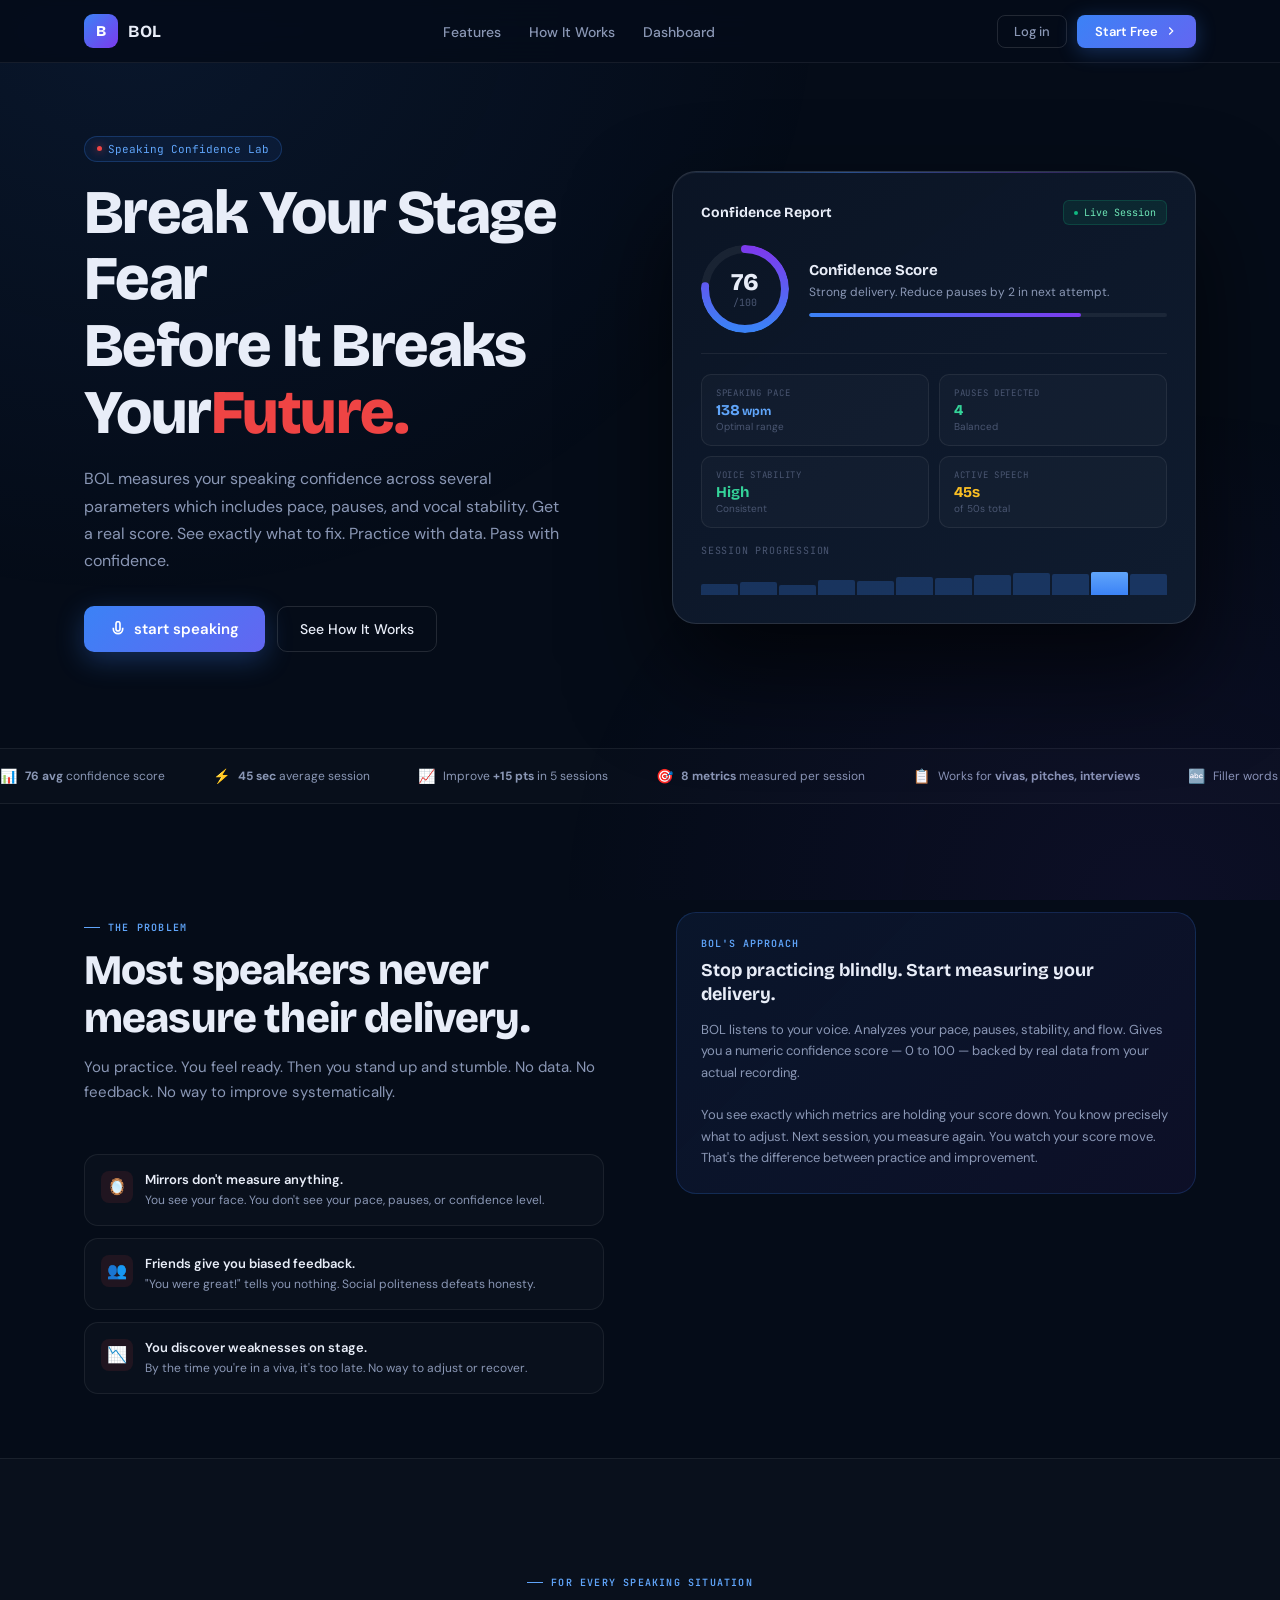
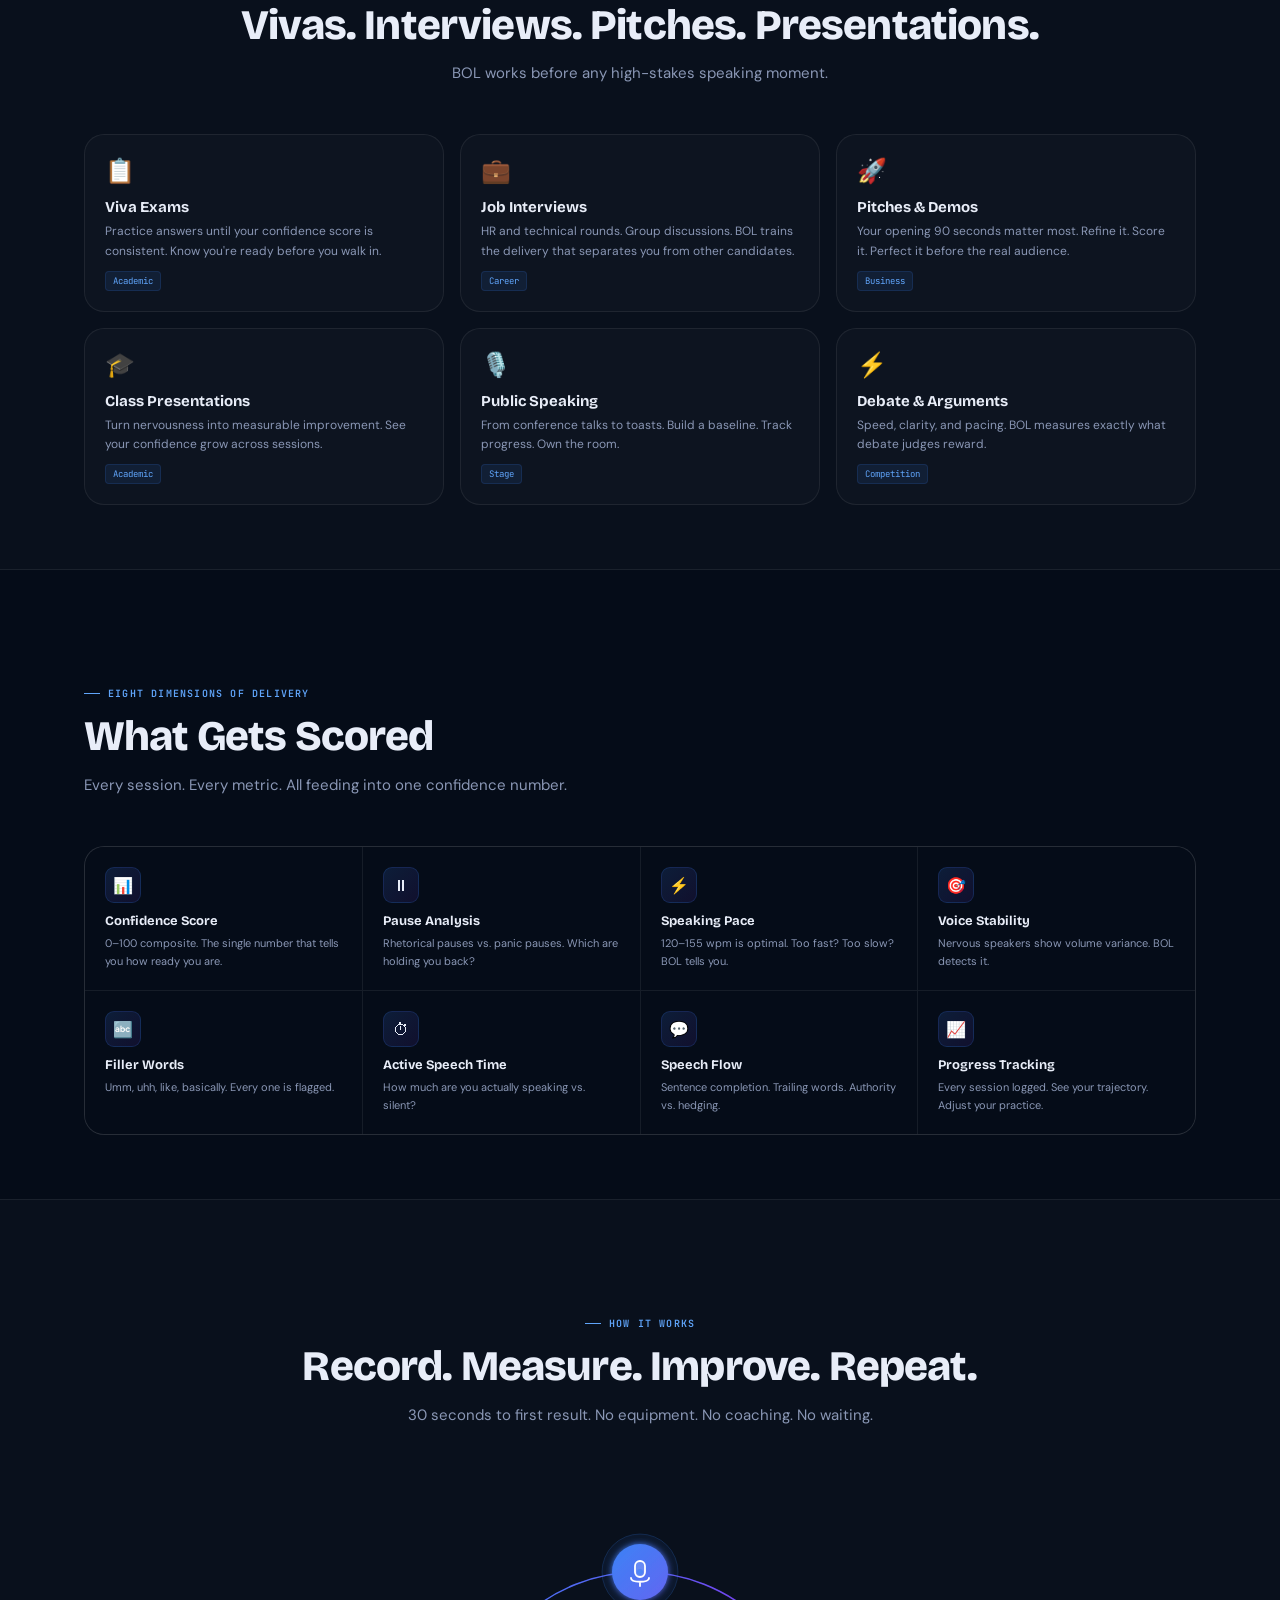
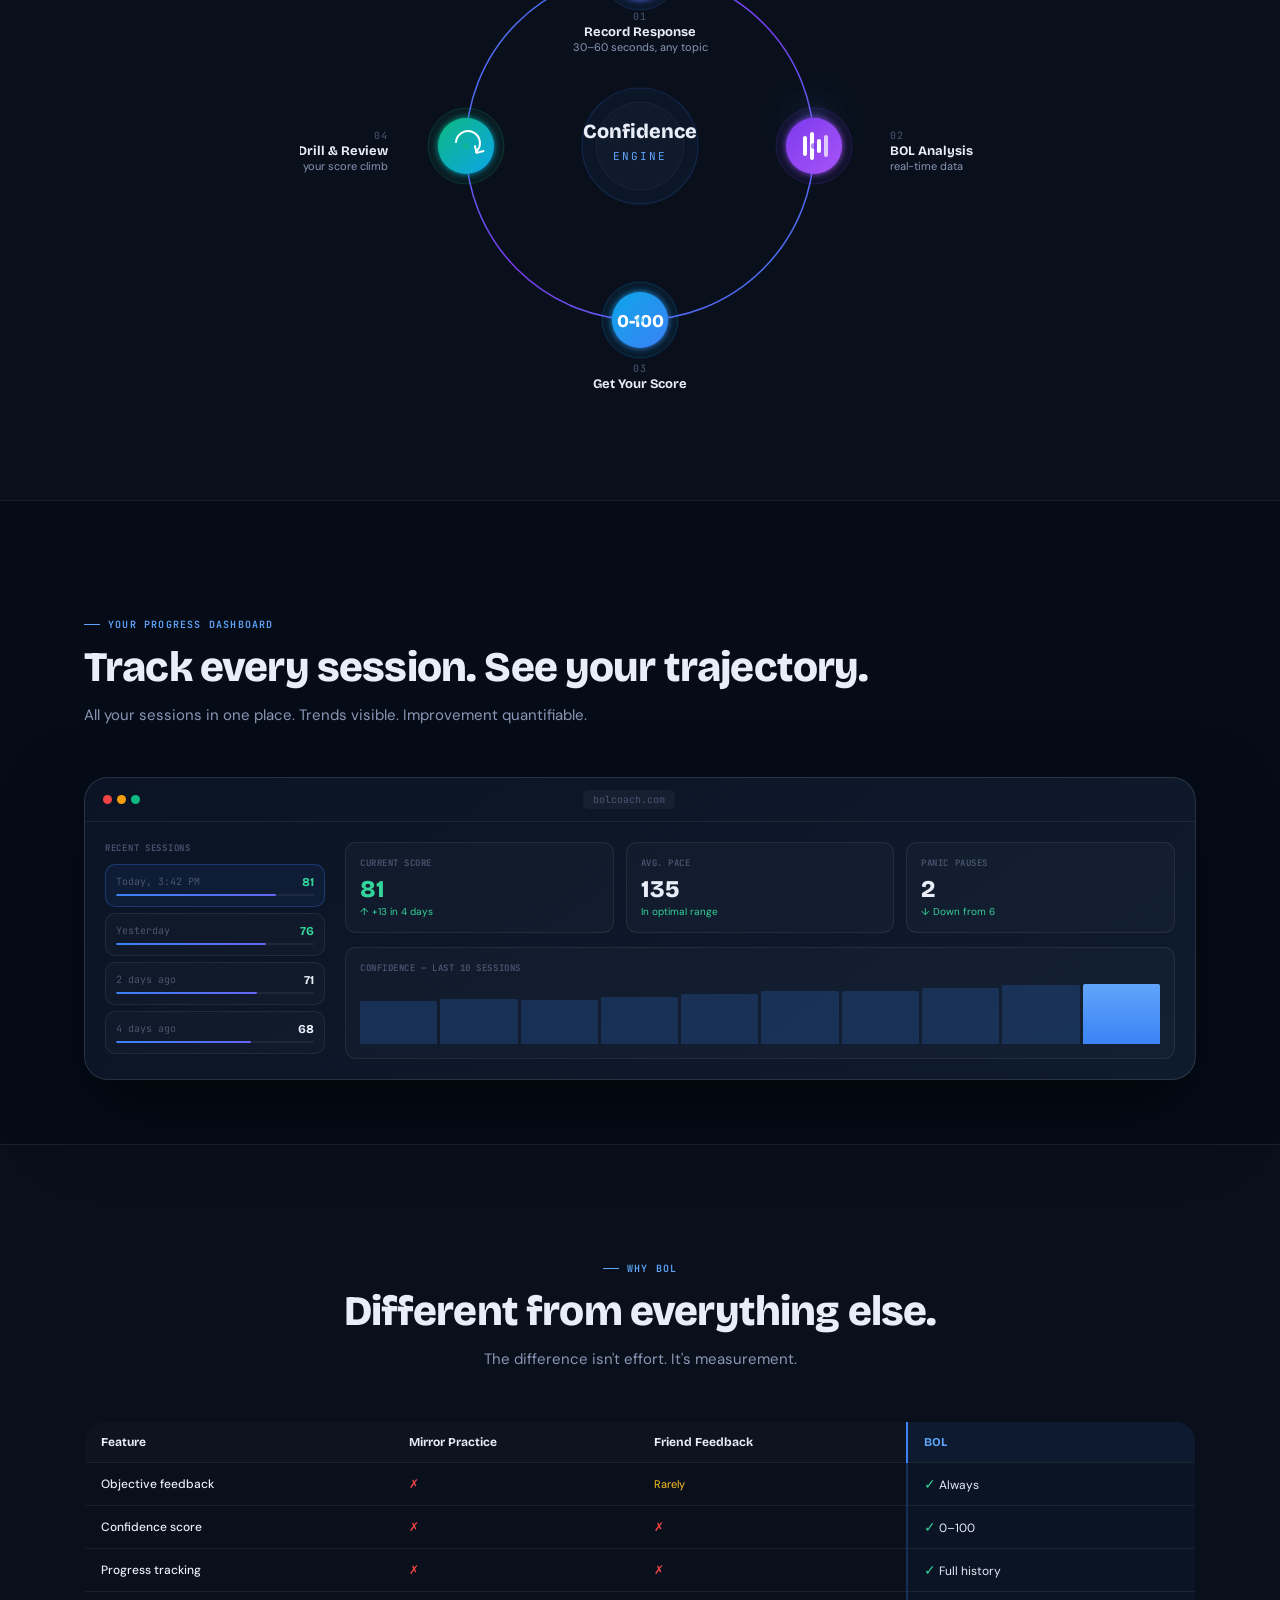
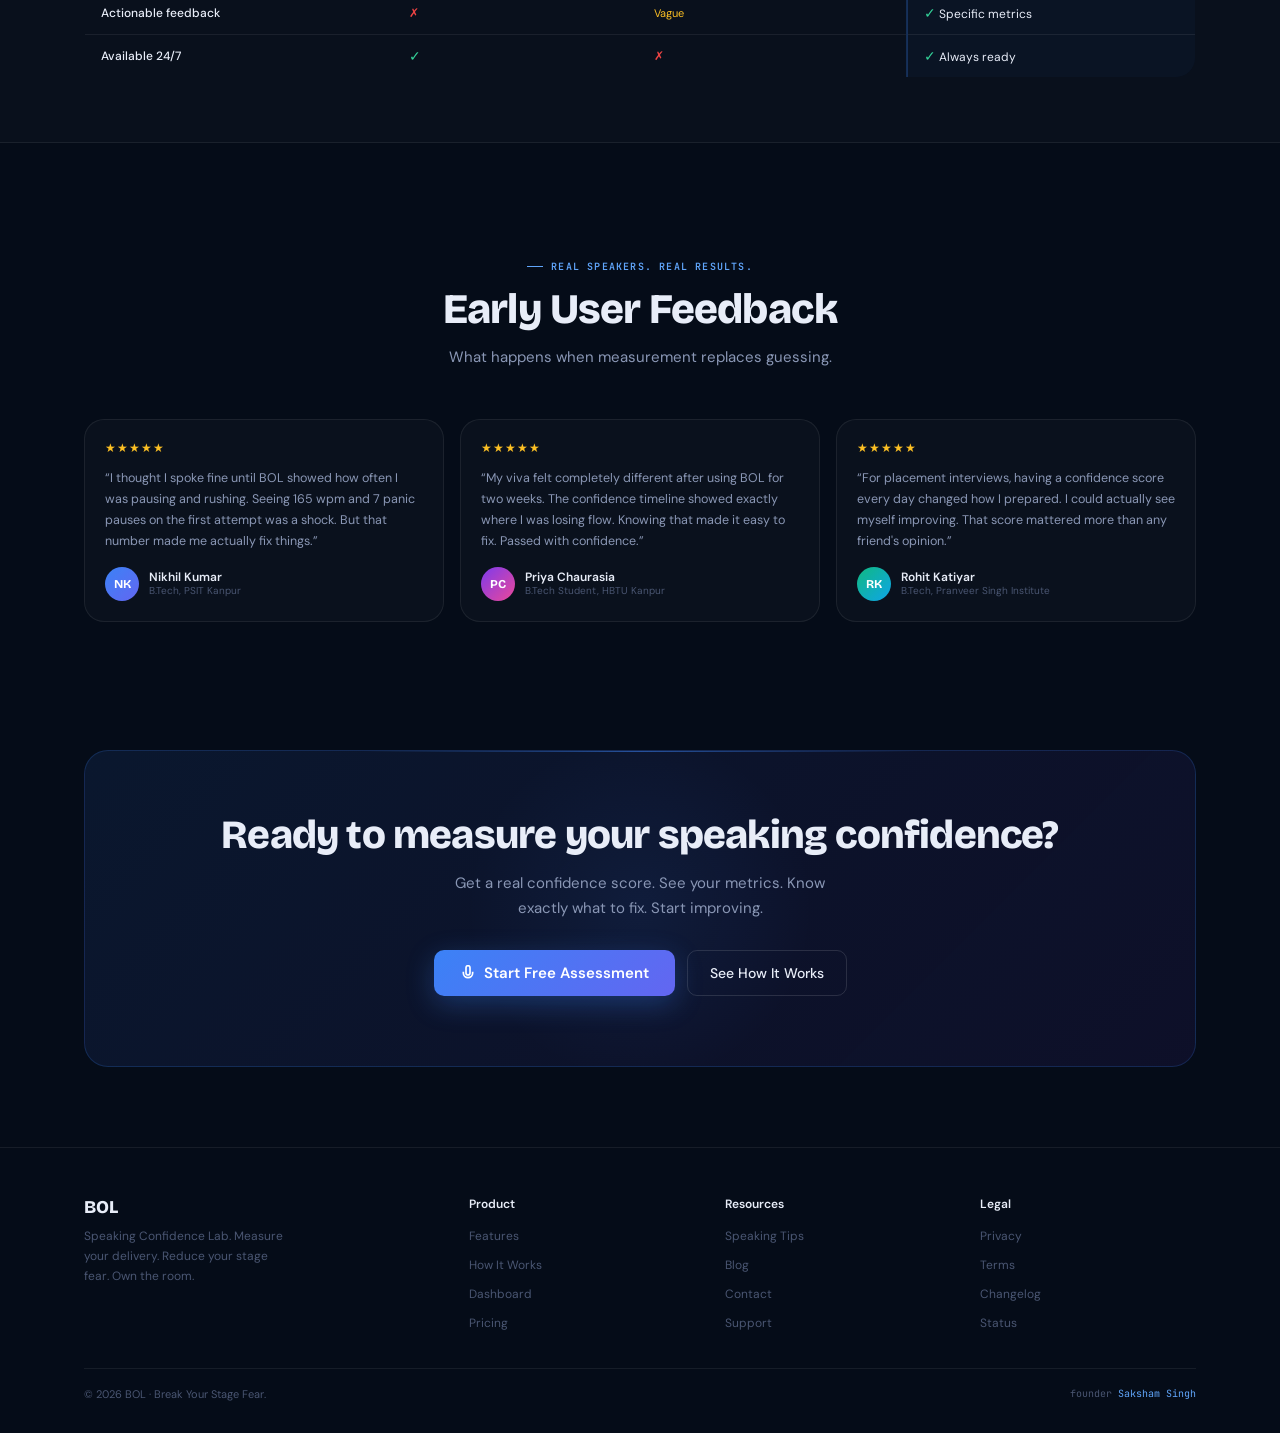
<file: 06.html>
<!DOCTYPE html>
<html lang="en">
<head>
<meta charset="UTF-8">
<meta name="viewport" content="width=device-width,initial-scale=1">
<title>BOL — Break Your Stage Fear</title>
<link rel="stylesheet" href="backup5.css">
<link rel="stylesheet" href="result-screen-1.css">
<link rel="preconnect" href="https://fonts.googleapis.com">
<link rel="preconnect" href="https://fonts.gstatic.com" crossorigin>
<link href="https://fonts.googleapis.com/css2?family=Bricolage+Grotesque:opsz,wght@12..96,400;12..96,500;12..96,600;12..96,700;12..96,800&family=DM+Sans:ital,opsz,wght@0,9..40,300;0,9..40,400;0,9..40,500;0,9..40,600;1,9..40,400&family=JetBrains+Mono:wght@400;500;600&family=IBM+Plex+Sans:wght@400;500;600&family=IBM+Plex+Mono:wght@400;500;600&display=swap" rel="stylesheet">
<style>
/* ─── VARIABLES ─── */
:root{
  --bg:#050C18;--s1:#0B1526;--s2:#101D30;--s3:#162038;
  --b1:rgba(255,255,255,0.07);--b2:rgba(255,255,255,0.12);--b3:rgba(255,255,255,0.18);
  --t1:#E8EDF8;--t2:#8A97B5;--t3:#4A5672;
  --blue:#3B82F6;--blue-l:#60A5FA;--blue-d:#1D4ED8;
  --purple:#7C3AED;--purple-l:#A78BFA;
  --green:#10B981;--green-l:#34D399;--red:#EF4444;
  --r:14px;--r-lg:20px;--r-xl:24px;
  --fh:'Bricolage Grotesque',sans-serif;
  --fb:'DM Sans',sans-serif;
  --fm:'JetBrains Mono',monospace;
  --sh:0 32px 80px rgba(0,0,0,0.55);
  --sh-sm:0 8px 24px rgba(0,0,0,0.35);
}
.btn-secondary{
  background: rgba(255,255,255,0.03);
  border: 1px solid rgba(255,255,255,0.12);
  color: #E8EDF8;
}
.btn-secondary:hover{
  border-color: rgba(24, 102, 228, 0.35);
  background: rgba(59,130,246,.08);
}

*,*::before,*::after{box-sizing:border-box;margin:0;padding:0}
html{scroll-behavior:smooth}
body{font-family:var(--fb);background:var(--bg);color:var(--t1);min-height:100vh;
  -webkit-font-smoothing:antialiased;overflow-x:hidden}
body::after{content:'';position:fixed;inset:0;pointer-events:none;z-index:0;
  background:
    radial-gradient(ellipse 700px 600px at 10% 0%,rgba(59,130,246,.09),transparent),
    radial-gradient(ellipse 600px 500px at 90% 100%,rgba(124,58,237,.07),transparent)}
.container{max-width:1160px;margin:0 auto;padding:0 24px;position:relative;z-index:1}

/* ─── NAV ─── */
nav{position:sticky;top:0;z-index:200;
  backdrop-filter:blur(20px) saturate(1.5);
  background:rgba(5,12,24,.88);
  border-bottom:1px solid var(--b1)}
.nav-inner{max-width:1160px;margin:0 auto;padding:0 24px;height:62px;
  display:flex;align-items:center;justify-content:space-between;gap:24px}
.nav-brand{display:flex;align-items:center;gap:10px;text-decoration:none}
.nav-logo{width:34px;height:34px;border-radius:9px;
  background:linear-gradient(135deg,var(--blue),var(--purple));
  display:flex;align-items:center;justify-content:center;
  font-family:var(--fh);font-weight:800;font-size:15px;color:#fff}
.nav-name{font-family:var(--fh);font-weight:700;font-size:17px;color:var(--t1)}
.nav-links{display:flex;align-items:center;gap:28px;list-style:none}
.nav-links a{text-decoration:none;color:var(--t2);font-size:14px;font-weight:500;
  transition:color .18s}
.nav-links a:hover{color:var(--t1)}
.nav-end{display:flex;align-items:center;gap:10px}
.btn-ghost{background:transparent;border:1px solid var(--b2);color:var(--t2);
  padding:7px 16px;border-radius:8px;font-family:var(--fb);font-size:13px;font-weight:500;
  cursor:pointer;transition:all .18s;text-decoration:none;display:inline-flex;align-items:center}
.btn-ghost:hover{border-color:var(--b3);color:var(--t1);background:rgba(255,255,255,.03)}
.btn-cta{background:linear-gradient(135deg,var(--blue),#6366F1);border:none;color:#fff;
  padding:8px 18px;border-radius:8px;font-family:var(--fb);font-size:13px;font-weight:600;
  cursor:pointer;transition:all .2s;text-decoration:none;display:inline-flex;align-items:center;gap:6px;
  box-shadow:0 4px 20px rgba(59,130,246,.3)}
.btn-cta:hover{transform:translateY(-1px);box-shadow:0 8px 28px rgba(59,130,246,.4)}
.btn-cta svg{width:14px;height:14px}

/* ─── HERO ─── */
.hero{padding:72px 0 0}
.hero-content{display:grid;grid-template-columns:1fr 1fr;gap:64px;align-items:center;padding-bottom:48px}
.hero-left{}
.hero-tag{display:inline-flex;align-items:center;gap:6px;padding:5px 12px;
  border-radius:999px;border:1px solid rgba(59,130,246,.25);
  background:rgba(59,130,246,.08);
  font-family:var(--fm);font-size:11px;color:var(--blue-l);margin-bottom:18px}
.hero-tag-dot{width:5px;height:5px;border-radius:50%;background:var(--red);
  box-shadow:0 0 8px rgba(239,68,68,.8)}
.hero-title{font-family:var(--fh);font-size:clamp(38px,5.2vw,62px);font-weight:800;
  line-height:1.08;letter-spacing:-.025em;margin-bottom:18px;color:var(--t1)}
.hero-title em{font-style:normal;color:var(--red);font-weight:800}
.hero-sub{color:var(--t2);font-size:16px;line-height:1.7;max-width:480px;margin-bottom:32px}
.hero-actions{display:flex;gap:12px;align-items:center;flex-wrap:wrap}
.btn-primary{background:linear-gradient(135deg,var(--blue),#6366F1);border:none;color:#fff;
  padding:13px 26px;border-radius:10px;font-family:var(--fb);font-size:15px;font-weight:600;
  cursor:pointer;transition:all .2s;box-shadow:0 8px 28px rgba(59,130,246,.3);text-decoration:none;
  display:inline-flex;align-items:center;gap:8px}
.btn-primary:hover{transform:translateY(-2px);box-shadow:0 14px 38px rgba(59,130,246,.42)}
.btn-secondary{background:transparent;border:1px solid var(--b2);color:var(--t1);
  padding:13px 22px;border-radius:10px;font-family:var(--fb);font-size:14px;font-weight:500;
  cursor:pointer;transition:all .18s;text-decoration:none;display:inline-flex;align-items:center;gap:9px}
.btn-secondary:hover{border-color:var(--b3);background:rgba(255,255,255,.025)}

/* ─── CONFIDENCE CARD ─── */
.hero-card{background:linear-gradient(145deg,rgba(11,21,38,.97),rgba(16,29,48,.95));
  border:1px solid var(--b2);border-radius:var(--r-xl);padding:28px;
  box-shadow:0 48px 100px rgba(0,0,0,.65),inset 0 1px 0 rgba(255,255,255,.06);
  position:relative;overflow:hidden}
.hero-card::before{content:'';position:absolute;top:0;left:0;right:0;height:1px;
  background:linear-gradient(90deg,transparent,rgba(59,130,246,.45),rgba(124,58,237,.3),transparent)}
.card-header{display:flex;align-items:center;justify-content:space-between;margin-bottom:20px}
.card-title{font-family:var(--fh);font-weight:700;font-size:14px;color:var(--t1)}
.card-badge{display:flex;align-items:center;gap:6px;padding:5px 10px;border-radius:6px;
  background:rgba(16,185,129,.1);border:1px solid rgba(16,185,129,.2);
  font-family:var(--fm);font-size:10px;color:#6EE7B7}
.badge-dot{width:4px;height:4px;border-radius:50%;background:var(--green);
  animation:pulse 2s infinite}
@keyframes pulse{0%,100%{opacity:1;box-shadow:0 0 8px rgba(16,185,129,.8)}50%{opacity:.6;box-shadow:0 0 12px rgba(16,185,129,1.2)}}

/* Score ring + meta */
.score-section{display:grid;grid-template-columns:auto 1fr;gap:20px;align-items:center;
  margin-bottom:20px;padding-bottom:20px;border-bottom:1px solid var(--b1)}
.ring{position:relative;width:88px;height:88px;flex-shrink:0}
.ring svg{transform:rotate(-90deg);display:block}
.ring-center{position:absolute;inset:0;display:flex;align-items:center;justify-content:center;flex-direction:column}
.ring-num{font-family:var(--fh);font-weight:800;font-size:24px;line-height:1}
.ring-sub{font-family:var(--fm);font-size:10px;color:var(--t3);margin-top:2px}
.meta-content{}
.meta-title{font-family:var(--fh);font-weight:700;font-size:15px;margin-bottom:4px;color:var(--t1)}
.meta-desc{font-size:12px;color:var(--t2);line-height:1.5;margin-bottom:12px}
.progress-bar{height:4px;background:rgba(255,255,255,.06);border-radius:999px;overflow:hidden}
.progress-fill{height:100%;background:linear-gradient(90deg,var(--blue),var(--purple));
  border-radius:999px;width:0;transition:width 1.4s cubic-bezier(.25,.46,.45,.94)}

/* Metrics pills */
.metrics-grid{display:grid;grid-template-columns:1fr 1fr;gap:10px}
.metric-pill{background:rgba(255,255,255,.025);border:1px solid var(--b1);border-radius:10px;
  padding:12px 14px;transition:border-color .18s}
.metric-pill:hover{border-color:rgba(59,130,246,.2)}
.metric-label{font-family:var(--fm);font-size:9px;color:var(--t3);
  text-transform:uppercase;letter-spacing:.08em;margin-bottom:4px}
.metric-value{font-family:var(--fh);font-weight:700;font-size:15px;line-height:1}
.metric-hint{font-size:10px;color:var(--t3);margin-top:2px}
.val-green{color:var(--green-l)}.val-blue{color:var(--blue-l)}.val-amber{color:#FBBF24}

/* Mini progress bars */
.chart-label{font-family:var(--fm);font-size:10px;color:var(--t3);
  text-transform:uppercase;letter-spacing:.08em;margin-top:16px;margin-bottom:10px}
.mini-bars{display:flex;align-items:flex-end;gap:2px;height:28px}
.bar{flex:1;border-radius:2px 2px 0 0;background:rgba(59,130,246,.25);transition:all .2s;cursor:default}
.bar.active{background:linear-gradient(to top,var(--blue),var(--blue-l))}

/* ─── TRANSITION SEPARATOR ─── */
.separator{padding:18px 0;border-top:1px solid var(--b1);border-bottom:1px solid var(--b1);
  background:rgba(255,255,255,.01);margin:40px 0}
.sep-track{display:flex;gap:48px;width:max-content;animation:slide 28s linear infinite}
@keyframes slide{0%{transform:translateX(0)}100%{transform:translateX(-50%)}}
.sep-item{display:flex;align-items:center;gap:8px;white-space:nowrap}
.sep-emoji{font-size:14px}.sep-text{font-size:12px;color:var(--t2)}

/* ─── SECTIONS ─── */
.section{padding:64px 0;position:relative;z-index:1}
.section-alt{background:rgba(255,255,255,.015);border-top:1px solid var(--b1);border-bottom:1px solid var(--b1)}
.section-header{margin-bottom:48px}
.section-header.center{text-align:center}
.eyebrow{display:inline-flex;align-items:center;gap:8px;
  font-family:var(--fm);font-size:10px;color:var(--blue-l);
  text-transform:uppercase;letter-spacing:.12em;margin-bottom:12px;font-weight:600}
.eyebrow::before{content:'';width:16px;height:1px;background:var(--blue-l)}
.section-h{font-family:var(--fh);font-size:clamp(28px,3.6vw,42px);font-weight:800;
  letter-spacing:-.02em;line-height:1.15;margin-bottom:12px}
.section-p{color:var(--t2);font-size:15px;line-height:1.7;max-width:560px}
.section-header.center .section-p{margin:0 auto}

/* ─── PROBLEM GRID ─── */
.problem-grid{display:grid;grid-template-columns:1fr 1fr;gap:72px;align-items:start}
.prob-stack{display:flex;flex-direction:column;gap:12px}
.prob-item{background:rgba(255,255,255,.02);border:1px solid var(--b1);border-radius:var(--r);
  padding:16px;display:flex;gap:12px;align-items:flex-start;transition:all .2s}
.prob-item:hover{border-color:rgba(239,68,68,.2);background:rgba(239,68,68,.03)}
.prob-ico{width:32px;height:32px;border-radius:8px;background:rgba(239,68,68,.1);
  display:flex;align-items:center;justify-content:center;flex-shrink:0;font-size:16px}
.prob-text{flex:1}
.prob-title{font-weight:600;font-size:13px;margin-bottom:3px;color:var(--t1)}
.prob-desc{font-size:12px;color:var(--t2);line-height:1.5}
.solution-panel{background:linear-gradient(135deg,rgba(59,130,246,.09),rgba(124,58,237,.07));
  border:1px solid rgba(59,130,246,.2);border-radius:var(--r-lg);padding:24px}
.sol-tag{font-family:var(--fm);font-size:10px;color:var(--blue-l);
  text-transform:uppercase;letter-spacing:.1em;margin-bottom:8px;font-weight:600}
.sol-title{font-family:var(--fh);font-size:18px;font-weight:700;line-height:1.35;margin-bottom:12px}
.sol-text{font-size:13px;color:var(--t2);line-height:1.65}

/* ─── USE CASES ─── */
.cases-grid{display:grid;grid-template-columns:repeat(3,1fr);gap:16px}
.case-card{background:rgba(255,255,255,.02);border:1px solid var(--b1);border-radius:var(--r-lg);
  padding:20px;transition:all .22s;cursor:default}
.case-card:hover{border-color:rgba(59,130,246,.28);background:rgba(59,130,246,.04);
  transform:translateY(-4px);box-shadow:0 24px 56px rgba(0,0,0,.35)}
.case-ico{font-size:24px;margin-bottom:12px}
.case-title{font-family:var(--fh);font-weight:700;font-size:15px;margin-bottom:6px}
.case-text{font-size:12px;color:var(--t2);line-height:1.6}
.case-tag{display:inline-block;margin-top:10px;padding:3px 7px;border-radius:4px;
  background:rgba(59,130,246,.1);border:1px solid rgba(59,130,246,.15);
  font-family:var(--fm);font-size:9px;color:var(--blue-l)}

/* ─── MEASURES ─── */
.measures{display:grid;grid-template-columns:repeat(4,1fr);gap:1px;
  background:var(--b1);border:1px solid var(--b1);border-radius:var(--r-lg);overflow:hidden}
.measure-card{background:var(--bg);padding:20px;transition:background .18s}
.measure-card:hover{background:rgba(59,130,246,.04)}
.m-ico{width:36px;height:36px;border-radius:9px;
  background:linear-gradient(135deg,rgba(59,130,246,.15),rgba(124,58,237,.1));
  border:1px solid rgba(59,130,246,.18);
  display:flex;align-items:center;justify-content:center;font-size:16px;margin-bottom:10px}
.m-title{font-family:var(--fh);font-weight:700;font-size:13px;margin-bottom:6px}
.m-text{font-size:11px;color:var(--t2);line-height:1.6}

/* ─── CIRCULAR JOURNEY (replaces steps) ─── */
.journey-wrapper{position:relative;display:flex;align-items:center;justify-content:center;
  margin-top:48px;padding:20px 0 40px}
.journey-svg{width:100%;max-width:680px;display:block;margin:0 auto}

/* ─── DASHBOARD PREVIEW ─── */
.preview-frame{background:linear-gradient(145deg,rgba(11,21,38,.95),rgba(16,29,48,.9));
  border:1px solid var(--b2);border-radius:var(--r-xl);overflow:hidden;margin-top:40px;
  box-shadow:var(--sh)}
.frame-header{padding:12px 18px;border-bottom:1px solid var(--b1);
  display:flex;align-items:center;justify-content:space-between}
.frame-dots{display:flex;gap:5px}
.dot{width:9px;height:9px;border-radius:50%}
.dot:nth-child(1){background:#EF4444}.dot:nth-child(2){background:#F59E0B}.dot:nth-child(3){background:#10B981}
.frame-url{font-family:var(--fm);font-size:10px;color:var(--t3);
  background:rgba(255,255,255,.04);padding:3px 10px;border-radius:5px}
.frame-body{padding:20px;display:grid;grid-template-columns:220px 1fr;gap:20px}
.sidebar-content{}
.sidebar-h{font-family:var(--fm);font-size:9px;color:var(--t3);
  text-transform:uppercase;letter-spacing:.08em;margin-bottom:10px;font-weight:600}
.session-list{display:flex;flex-direction:column;gap:6px}
.session-item{padding:10px;border-radius:10px;border:1px solid var(--b1);
  background:rgba(255,255,255,.02);cursor:pointer;transition:all .18s}
.session-item.active{border-color:rgba(59,130,246,.3);background:rgba(59,130,246,.07)}
.sess-top{display:flex;justify-content:space-between;align-items:center;margin-bottom:5px}
.sess-date{font-family:var(--fm);font-size:10px;color:var(--t3)}
.sess-score{font-family:var(--fh);font-weight:700;font-size:12px}
.sess-track{height:2px;background:rgba(255,255,255,.06);border-radius:999px;overflow:hidden;margin-top:4px}
.sess-fill{height:100%;background:linear-gradient(90deg,var(--blue),#6366F1);border-radius:999px}
.main-content{}
.kpi-grid{display:grid;grid-template-columns:repeat(3,1fr);gap:12px;margin-bottom:14px}
.kpi-card{background:rgba(255,255,255,.025);border:1px solid var(--b1);border-radius:11px;padding:14px}
.kpi-label{font-family:var(--fm);font-size:9px;color:var(--t3);
  text-transform:uppercase;letter-spacing:.06em;margin-bottom:6px;font-weight:600}
.kpi-value{font-family:var(--fh);font-weight:800;font-size:24px;margin-bottom:2px}
.kpi-delta{font-size:10px}
.up{color:var(--green-l)}.dn{color:var(--red)}
.chart-card{background:rgba(255,255,255,.025);border:1px solid var(--b1);border-radius:11px;padding:14px}
.chart-h{font-family:var(--fm);font-size:9px;color:var(--t3);
  text-transform:uppercase;letter-spacing:.06em;margin-bottom:10px;font-weight:600}
.chart{display:flex;align-items:flex-end;gap:3px;height:60px}
.chart-bar{flex:1;border-radius:2px 2px 0 0;background:rgba(59,130,246,.2);transition:all .2s}
.chart-bar.peak{background:linear-gradient(to top,var(--blue),var(--blue-l))}

/* ─── COMPARISON TABLE ─── */
.compare-table{width:100%;border-collapse:collapse;margin-top:40px;
  border:1px solid var(--b1);border-radius:var(--r-lg);overflow:hidden}
.compare-table th{padding:13px 16px;text-align:left;
  background:rgba(255,255,255,.02);font-family:var(--fh);font-weight:700;font-size:12px;
  border-bottom:1px solid var(--b1)}
.compare-table th.bol{background:rgba(59,130,246,.09);color:var(--blue-l);
  border-left:2px solid var(--blue)}
.compare-table td{padding:12px 16px;border-bottom:1px solid var(--b1);
  font-size:12px;color:var(--t2)}
.compare-table td.bol{background:rgba(59,130,246,.04);border-left:2px solid rgba(59,130,246,.25);color:var(--t1)}
.compare-table tr:last-child td{border-bottom:none}
.compare-table td:first-child{color:var(--t1);font-weight:500}
.chk{color:var(--green-l);font-size:14px}.crs{color:var(--red)}.prt{color:#FBBF24;font-size:11px}

/* ─── TESTIMONIALS — DYNAMIC ─── */
.testi-grid{display:grid;grid-template-columns:repeat(3,1fr);gap:16px}
.testi-card{background:rgba(255,255,255,.025);border:1px solid var(--b1);border-radius:var(--r-lg);
  padding:20px;transition:border-color .3s,box-shadow .3s}
.testi-card.testi-glowing{
  border-color:rgba(59,130,246,.35);
  box-shadow:0 0 28px rgba(59,130,246,.12),0 8px 32px rgba(0,0,0,.3)}
.testi-card-inner{transition:opacity .35s ease,transform .35s ease}
.testi-card-inner.testi-fade-out{opacity:0;transform:translateY(6px)}
.testi-card-inner.testi-fade-in{opacity:1;transform:translateY(0)}
.stars{color:#FBBF24;font-size:12px;letter-spacing:1px;margin-bottom:12px}
.testi-text{font-size:12.5px;color:var(--t2);line-height:1.7;margin-bottom:14px}
.author{display:flex;align-items:center;gap:10px}
.avatar{width:34px;height:34px;border-radius:50%;
  display:flex;align-items:center;justify-content:center;
  font-family:var(--fh);font-weight:700;font-size:12px;color:#fff;flex-shrink:0;
  transition:transform .4s cubic-bezier(.34,1.56,.64,1)}
.avatar.avatar-pop{transform:scale(1.18)}
.av-1{background:linear-gradient(135deg,var(--blue),#6366F1)}
.av-2{background:linear-gradient(135deg,var(--purple),#EC4899)}
.av-3{background:linear-gradient(135deg,var(--green),#0EA5E9)}
.av-4{background:linear-gradient(135deg,#F59E0B,#EF4444)}
.av-5{background:linear-gradient(135deg,#06B6D4,#7C3AED)}
.author-name{font-weight:600;font-size:12px;line-height:1}
.author-role{font-size:10px;color:var(--t3);margin-top:1px}

/* ─── CTA FINAL ─── */
.cta-final{padding:64px 0 80px}
.cta-box{background:linear-gradient(135deg,rgba(59,130,246,.1),rgba(124,58,237,.08));
  border:1px solid rgba(59,130,246,.2);border-radius:var(--r-xl);
  padding:60px 36px;text-align:center;position:relative;overflow:hidden}
.cta-box::before{content:'';position:absolute;top:0;left:50%;transform:translateX(-50%);
  width:50%;height:1px;background:linear-gradient(90deg,transparent,rgba(59,130,246,.55),transparent)}
.cta-glow{position:absolute;width:350px;height:350px;border-radius:50%;
  background:radial-gradient(circle,rgba(59,130,246,.08),transparent 70%);
  top:50%;left:50%;transform:translate(-50%,-50%);pointer-events:none}
.cta-h{font-family:var(--fh);font-size:clamp(28px,3.8vw,40px);font-weight:800;
  letter-spacing:-.02em;margin-bottom:12px;position:relative;z-index:1}
.cta-p{color:var(--t2);font-size:15px;max-width:420px;margin:0 auto 28px;
  line-height:1.7;position:relative;z-index:1}
.cta-btns{display:flex;gap:12px;justify-content:center;align-items:center;
  flex-wrap:wrap;position:relative;z-index:1;margin-bottom:10px}
.cta-note{margin-top:10px;font-size:11px;color:var(--t3);position:relative;z-index:1}

/* ─── FOOTER ─── */
footer{border-top:1px solid var(--b1);padding:48px 0 32px}
.footer-grid{display:grid;grid-template-columns:1.6fr repeat(3,1fr);gap:40px;margin-bottom:36px}
.footer-brand-h{font-family:var(--fh);font-weight:800;font-size:18px;margin-bottom:8px}
.footer-brand-t{font-size:12px;color:var(--t3);line-height:1.7;max-width:200px}
.footer-col-h{font-weight:600;font-size:12px;color:var(--t1);margin-bottom:12px}
.footer-links{list-style:none;display:flex;flex-direction:column;gap:8px}
.footer-links a{font-size:12px;color:var(--t3);text-decoration:none;transition:color .18s}
.footer-links a:hover{color:var(--t2)}
.footer-bottom{padding-top:18px;border-top:1px solid var(--b1);
  display:flex;justify-content:space-between;align-items:center}
.footer-copy{font-size:11px;color:var(--t3)}
.footer-built{font-family:var(--fm);font-size:10px;color:var(--t3)}
.footer-built span{color:var(--blue-l)}

/* ─── ANIMATIONS ─── */
.fade-in{opacity:0;transform:translateY(24px);animation:fadeIn .6s ease forwards}
@keyframes fadeIn{to{opacity:1;transform:translateY(0)}}
.fade-in:nth-child(1){animation-delay:.05s}
.fade-in:nth-child(2){animation-delay:.1s}
.fade-in:nth-child(3){animation-delay:.15s}
.fade-in:nth-child(4){animation-delay:.2s}
.fade-in:nth-child(5){animation-delay:.25s}
.fade-in:nth-child(6){animation-delay:.3s}

/* ─── RESPONSIVE ─── */
@media(max-width:1024px){
  .hero-content{grid-template-columns:1fr;gap:44px}
  .problem-grid{grid-template-columns:1fr;gap:48px}
  .cases-grid{grid-template-columns:repeat(2,1fr)}
  .measures{grid-template-columns:repeat(2,1fr)}
  .frame-body{grid-template-columns:1fr}
  .footer-grid{grid-template-columns:1fr 1fr;gap:28px}
}
@media(max-width:768px){
  .nav-links{display:none}
  .hero{padding:52px 0 0}
  .cases-grid{grid-template-columns:1fr}
  .measures{grid-template-columns:1fr}
  .testi-grid{grid-template-columns:1fr}
  .kpi-grid{grid-template-columns:repeat(2,1fr)}
  .compare-table{font-size:11px}
  .compare-table td,.compare-table th{padding:8px 12px}
  .footer-grid{grid-template-columns:1fr}
  .footer-bottom{flex-direction:column;gap:6px;text-align:center}
}
@media(max-width:520px){
  .hero-actions{flex-direction:column}
  .btn-primary,.btn-secondary{width:100%;justify-content:center}
  .cases-grid{grid-template-columns:1fr}
  .cta-btns{flex-direction:column}
  .cta-btns .btn-primary,.cta-btns .btn-secondary{width:100%;justify-content:center}
  .sep-track{gap:24px}
}
@keyframes centerPulse {
  0% {
    transform: scale(1);
  }

  50% {
    transform: scale(1.03);
  }

  100% {
    transform: scale(1);
  }
}
/* ─── CIRCULAR JOURNEY SVG ANIMS ─── */
@keyframes ringDraw {
  from { stroke-dashoffset: 1508; }
  to   { stroke-dashoffset: 0; }
}
@keyframes nodePop {
  0%   { opacity:0; transform:scale(0.6); }
  70%  { opacity:1; transform:scale(1.06); }
  100% { opacity:1; transform:scale(1); }
}
@keyframes orbitGlow {
  0%   { stroke-dashoffset: 1508; }
  100% { stroke-dashoffset: -1508; }
}
@keyframes labelSlide {
  from { opacity:0; transform:translateY(8px); }
  to   { opacity:1; transform:translateY(0); }
}
.journey-ring-track {
  fill:none;
  stroke:rgba(59,130,246,0.10);
  stroke-width:1.5;
}
.journey-ring-draw {
  fill:none;
  stroke:url(#jRingGrad);
  stroke-width:1.5;
  stroke-dasharray:1508;
  stroke-dashoffset:1508;
  stroke-linecap:round;
}
.journey-ring-draw.animate {
  animation: ringDraw 1.2s cubic-bezier(.4,0,.2,1) forwards;
}
.journey-orbit {
  fill:none;
  stroke:rgba(59,130,246,0.55);
  stroke-width:1.5;
  stroke-dasharray:40 1468;
  stroke-linecap:round;
  opacity:0;
}
.journey-orbit.animate {
  opacity:1;
  animation: orbitGlow 4s linear infinite;
}
.journey-node {
  opacity:0;
  transform-origin:center;
}
.journey-node.animate-1 { animation: nodePop 0.5s cubic-bezier(.34,1.56,.64,1) 1.35s forwards; }
.journey-node.animate-2 { animation: nodePop 0.5s cubic-bezier(.34,1.56,.64,1) 1.65s forwards; }
.journey-node.animate-3 { animation: nodePop 0.5s cubic-bezier(.34,1.56,.64,1) 1.95s forwards; }
.journey-node.animate-4 { animation: nodePop 0.5s cubic-bezier(.34,1.56,.64,1) 2.25s forwards; }
.journey-label {
  opacity:0;
}
.journey-label.animate-1 { animation: labelSlide 0.45s ease 1.55s forwards; }
.journey-label.animate-2 { animation: labelSlide 0.45s ease 1.85s forwards; }
.journey-label.animate-3 { animation: labelSlide 0.45s ease 2.15s forwards; }
.journey-label.animate-4 { animation: labelSlide 0.45s ease 2.45s forwards; }
.journey-center-text {
  opacity:0;
  animation:
    labelSlide 0.5s ease 2.6s forwards,
    centerPulse 4s ease-in-out infinite 3.2s;
  transform-origin:center;
}
#orbitArrow polygon{
  filter:
    drop-shadow(0 0 8px #60A5FA)
    drop-shadow(0 0 18px #60A5FA);
}
@media(prefers-reduced-motion:reduce){
  .journey-ring-draw,.journey-orbit,.journey-node,.journey-label,.journey-center-text {
    animation:none !important;
    opacity:1 !important;
    stroke-dashoffset:0 !important;
  }
}
</style>
</head>
<body>

<!-- NAV -->
<nav>
  <div class="nav-inner">
    <a class="nav-brand" href="#">
      <div class="nav-logo">B</div>
      <span class="nav-name">BOL</span>
    </a>
    <ul class="nav-links">
      <li><a href="#features">Features</a></li>
      <li><a href="#how">How It Works</a></li>
      <li><a href="#dashboard">Dashboard</a></li>
    </ul>
    <div class="nav-end">
      <a class="btn-ghost" href="#">Log in</a>
      <a class="btn-cta" href="#">Start Free
        <svg viewBox="0 0 24 24" fill="none" stroke="currentColor" stroke-width="2"><polyline points="9 18 15 12 9 6"/></svg>
      </a>
    </div>
  </div>
</nav>

<!-- HERO -->
<div class="container">
  <div class="hero">
    <div class="hero-content">
      <div class="hero-left">
        <div class="hero-tag">
          <span class="hero-tag-dot"></span>
          Speaking Confidence Lab
        </div>
        <h1 class="hero-title">Break Your Stage Fear<br>Before It Breaks Your<em>Future.</em></h1>
        <p class="hero-sub">BOL measures your speaking confidence across several parameters which includes pace, pauses, and vocal stability. Get a real score. See exactly what to fix. Practice with data. Pass with confidence.</p>
        <div class="hero-actions">
          <a class="btn-primary" href="#">
            <svg width="16" height="16" viewBox="0 0 24 24" fill="none" stroke="currentColor" stroke-width="2.5">
              <path d="M12 1a3 3 0 0 0-3 3v8a3 3 0 0 0 6 0V4a3 3 0 0 0-3-3z"/>
              <path d="M19 10v2a7 7 0 0 1-14 0v-2"/>
            </svg>
           start speaking
          </a>
       
       <a class="btn-secondary" href="view demoreport.html">See How It Works</a>
        </div>
      </div>

      <div class="hero-card">
        <div class="card-header">
          <span class="card-title">Confidence Report</span>
          <span class="card-badge">
            <span class="badge-dot"></span>
            Live Session
          </span>
        </div>

        <div class="score-section">
          <div class="ring">
            <svg width="88" height="88" viewBox="0 0 88 88">
              <circle cx="44" cy="44" r="40" fill="none" stroke="rgba(255,255,255,.06)" stroke-width="8"/>
              <circle id="mainRing" cx="44" cy="44" r="40" fill="none"
                stroke="url(#ringGrad)" stroke-width="8" stroke-linecap="round"
                stroke-dasharray="251.3" stroke-dashoffset="251.3"/>
              <defs>
                <linearGradient id="ringGrad" x1="0" y1="0" x2="1" y2="0">
                  <stop offset="0%" stop-color="#3B82F6"/>
                  <stop offset="100%" stop-color="#7C3AED"/>
                </linearGradient>
              </defs>
            </svg>
            <div class="ring-center">
              <span class="ring-num">76</span>
              <span class="ring-sub">/100</span>
            </div>
          </div>
          <div class="meta-content">
            <div class="meta-title">Confidence Score</div>
            <div class="meta-desc">Strong delivery. Reduce pauses by 2 in next attempt.</div>
            <div class="progress-bar"><div class="progress-fill" id="progressBar"></div></div>
          </div>
        </div>

        <div class="metrics-grid">
          <div class="metric-pill">
            <div class="metric-label">Speaking Pace</div>
            <div class="metric-value val-blue">138<span style="font-size:12px;margin-left:2px">wpm</span></div>
            <div class="metric-hint">Optimal range</div>
          </div>
          <div class="metric-pill">
            <div class="metric-label">Pauses Detected</div>
            <div class="metric-value val-green">4</div>
            <div class="metric-hint">Balanced</div>
          </div>
          <div class="metric-pill">
            <div class="metric-label">Voice Stability</div>
            <div class="metric-value val-green">High</div>
            <div class="metric-hint">Consistent</div>
          </div>
          <div class="metric-pill">
            <div class="metric-label">Active Speech</div>
            <div class="metric-value val-amber">45s</div>
            <div class="metric-hint">of 50s total</div>
          </div>
        </div>

        <div class="chart-label">Session progression</div>
        <div class="mini-bars" id="miniChart"></div>
      </div>
    </div>
  </div>
</div>

<!-- SEPARATOR -->
<div class="separator">
  <div class="sep-track" id="sepTrack"></div>
</div>

<!-- THE PROBLEM -->
<div class="container">
  <section class="section" id="problem">
    <div class="problem-grid">
      <div>
        <div class="section-header">
          <div class="eyebrow">The Problem</div>
          <h2 class="section-h">Most speakers never measure their delivery.</h2>
          <p class="section-p">You practice. You feel ready. Then you stand up and stumble. No data. No feedback. No way to improve systematically.</p>
        </div>
        <div class="prob-stack">
          <div class="prob-item">
            <div class="prob-ico">🪞</div>
            <div class="prob-text">
              <div class="prob-title">Mirrors don't measure anything.</div>
              <div class="prob-desc">You see your face. You don't see your pace, pauses, or confidence level.</div>
            </div>
          </div>
          <div class="prob-item">
            <div class="prob-ico">👥</div>
            <div class="prob-text">
              <div class="prob-title">Friends give you biased feedback.</div>
              <div class="prob-desc">"You were great!" tells you nothing. Social politeness defeats honesty.</div>
            </div>
          </div>
          <div class="prob-item">
            <div class="prob-ico">📉</div>
            <div class="prob-text">
              <div class="prob-title">You discover weaknesses on stage.</div>
              <div class="prob-desc">By the time you're in a viva, it's too late. No way to adjust or recover.</div>
            </div>
          </div>
        </div>
      </div>

      <div class="solution-panel">
        <div class="sol-tag">BOL's Approach</div>
        <div class="sol-title">Stop practicing blindly. Start measuring your delivery.</div>
        <div class="sol-text">
          BOL listens to your voice. Analyzes your pace, pauses, stability, and flow. Gives you a numeric confidence score — 0 to 100 — backed by real data from your actual recording.<br><br>
          You see exactly which metrics are holding your score down. You know precisely what to adjust. Next session, you measure again. You watch your score move. That's the difference between practice and improvement.
        </div>
      </div>
    </div>
  </section>
</div>

<!-- USE CASES -->
<div class="section-alt">
  <div class="container">
    <section class="section">
      <div class="section-header center">
        <div class="eyebrow">For Every Speaking Situation</div>
        <h2 class="section-h">Vivas. Interviews. Pitches. Presentations.</h2>
        <p class="section-p">BOL works before any high-stakes speaking moment.</p>
      </div>
      <div class="cases-grid">
        <div class="case-card fade-in">
          <div class="case-ico">📋</div>
          <div class="case-title">Viva Exams</div>
          <div class="case-text">Practice answers until your confidence score is consistent. Know you're ready before you walk in.</div>
          <span class="case-tag">Academic</span>
        </div>
        <div class="case-card fade-in">
          <div class="case-ico">💼</div>
          <div class="case-title">Job Interviews</div>
          <div class="case-text">HR and technical rounds. Group discussions. BOL trains the delivery that separates you from other candidates.</div>
          <span class="case-tag">Career</span>
        </div>
        <div class="case-card fade-in">
          <div class="case-ico">🚀</div>
          <div class="case-title">Pitches & Demos</div>
          <div class="case-text">Your opening 90 seconds matter most. Refine it. Score it. Perfect it before the real audience.</div>
          <span class="case-tag">Business</span>
        </div>
        <div class="case-card fade-in">
          <div class="case-ico">🎓</div>
          <div class="case-title">Class Presentations</div>
          <div class="case-text">Turn nervousness into measurable improvement. See your confidence grow across sessions.</div>
          <span class="case-tag">Academic</span>
        </div>
        <div class="case-card fade-in">
          <div class="case-ico">🎙️</div>
          <div class="case-title">Public Speaking</div>
          <div class="case-text">From conference talks to toasts. Build a baseline. Track progress. Own the room.</div>
          <span class="case-tag">Stage</span>
        </div>
        <div class="case-card fade-in">
          <div class="case-ico">⚡</div>
          <div class="case-title">Debate & Arguments</div>
          <div class="case-text">Speed, clarity, and pacing. BOL measures exactly what debate judges reward.</div>
          <span class="case-tag">Competition</span>
        </div>
      </div>
    </section>
  </div>
</div>

<!-- WHAT WE MEASURE -->
<div class="container">
  <section class="section" id="features">
    <div class="section-header">
      <div class="eyebrow">Eight Dimensions of Delivery</div>
      <h2 class="section-h">What Gets Scored</h2>
      <p class="section-p">Every session. Every metric. All feeding into one confidence number.</p>
    </div>
    <div class="measures">
      <div class="measure-card">
        <div class="m-ico">📊</div>
        <div class="m-title">Confidence Score</div>
        <div class="m-text">0–100 composite. The single number that tells you how ready you are.</div>
      </div>
      <div class="measure-card">
        <div class="m-ico">⏸</div>
        <div class="m-title">Pause Analysis</div>
        <div class="m-text">Rhetorical pauses vs. panic pauses. Which are holding you back?</div>
      </div>
      <div class="measure-card">
        <div class="m-ico">⚡</div>
        <div class="m-title">Speaking Pace</div>
        <div class="m-text">120–155 wpm is optimal. Too fast? Too slow? BOL tells you.</div>
      </div>
      <div class="measure-card">
        <div class="m-ico">🎯</div>
        <div class="m-title">Voice Stability</div>
        <div class="m-text">Nervous speakers show volume variance. BOL detects it.</div>
      </div>
      <div class="measure-card">
        <div class="m-ico">🔤</div>
        <div class="m-title">Filler Words</div>
        <div class="m-text">Umm, uhh, like, basically. Every one is flagged.</div>
      </div>
      <div class="measure-card">
        <div class="m-ico">⏱</div>
        <div class="m-title">Active Speech Time</div>
        <div class="m-text">How much are you actually speaking vs. silent?</div>
      </div>
      <div class="measure-card">
        <div class="m-ico">💬</div>
        <div class="m-title">Speech Flow</div>
        <div class="m-text">Sentence completion. Trailing words. Authority vs. hedging.</div>
      </div>
      <div class="measure-card">
        <div class="m-ico">📈</div>
        <div class="m-title">Progress Tracking</div>
        <div class="m-text">Every session logged. See your trajectory. Adjust your practice.</div>
      </div>
    </div>
  </section>
</div>

<!-- HOW IT WORKS — CIRCULAR JOURNEY -->
<div class="section-alt">
  <div class="container">
    <section class="section" id="how">
      <div class="section-header center">
        <div class="eyebrow">How It Works</div>
        <h2 class="section-h">Record. Measure. Improve. Repeat.</h2>
        <p class="section-p">30 seconds to first result. No equipment. No coaching. No waiting.</p>
      </div>

      <div class="journey-wrapper">
        <svg class="journey-svg" viewBox="0 0 680 500" xmlns="http://www.w3.org/2000/svg" id="journeySvg" aria-label="Circular process: Record, Analyze, Score, Retest">
          <defs>
            <linearGradient id="jRingGrad" x1="0%" y1="0%" x2="100%" y2="100%">
              <stop offset="0%" stop-color="#3B82F6"/>
              <stop offset="50%" stop-color="#7C3AED"/>
              <stop offset="100%" stop-color="#3B82F6"/>
            </linearGradient>
            <linearGradient id="jNode1Grad" x1="0%" y1="0%" x2="100%" y2="100%">
              <stop offset="0%" stop-color="#3B82F6"/>
              <stop offset="100%" stop-color="#6366F1"/>
            </linearGradient>
            <linearGradient id="jNode2Grad" x1="0%" y1="0%" x2="100%" y2="100%">
              <stop offset="0%" stop-color="#7C3AED"/>
              <stop offset="100%" stop-color="#A855F7"/>
            </linearGradient>
            <linearGradient id="jNode3Grad" x1="0%" y1="0%" x2="100%" y2="100%">
              <stop offset="0%" stop-color="#0EA5E9"/>
              <stop offset="100%" stop-color="#3B82F6"/>
            </linearGradient>
            <linearGradient id="jNode4Grad" x1="0%" y1="0%" x2="100%" y2="100%">
              <stop offset="0%" stop-color="#10B981"/>
              <stop offset="100%" stop-color="#0EA5E9"/>
            </linearGradient>
            <filter id="nodeGlow">
              <feGaussianBlur stdDeviation="3" result="blur"/>
              <feComposite in="SourceGraphic" in2="blur" operator="over"/>
            </filter>
          </defs>

          <!-- Background track ring -->
          <circle cx="340" cy="250" r="174" class="journey-ring-track"/>
          <!-- Animated draw ring -->
          <circle cx="340" cy="250" r="174" class="journey-ring-draw" id="jRingDraw"/>
          <path
  id="orbitPath"
  d="
  M 340 76
  A 174 174 0 1 1 339.9 76
  "
  fill="none"
/>
          <!-- Orbiting glow -->
          <circle cx="340" cy="250" r="174" class="journey-orbit" id="jOrbit"/>
          <g id="orbitArrow">

  <polygon
    points="0,-6 12,0 0,6"
    fill="#60A5FA">

    <animateMotion
      dur="10s"
      repeatCount="indefinite"
      rotate="auto">

      <mpath href="#orbitPath"/>

    </animateMotion>

  </polygon>

</g>

          <!-- Center BOL mark -->
         <!-- Center BOL Engine -->
<g class="journey-center-text" id="jCenterText">

  <circle cx="340" cy="250" r="58"
          fill="rgba(59,130,246,0.06)"
          stroke="rgba(59,130,246,0.18)"
          stroke-width="1.2"/>

  <circle cx="340" cy="250" r="44"
          fill="rgba(255,255,255,0.015)"
          stroke="rgba(255,255,255,0.05)"
          stroke-width="1"/>

  <text x="340"
        y="242"
        text-anchor="middle"
        font-family="'Bricolage Grotesque',sans-serif"
        font-weight="800"
        font-size="20"
        fill="#E8EDF8">
        Confidence
  </text>

  <text x="340"
        y="264"
        text-anchor="middle"
        font-family="'JetBrains Mono',monospace"
        font-size="11"
        fill="#60A5FA"
        letter-spacing="2">
        ENGINE
  </text>

</g>

          <!-- NODE 01 — TOP — Record Response -->
          <!-- Position: top center, cx=340 cy=76 (250-174) -->
          <g class="journey-node animate-1" id="jNode1">
            <!-- Halo -->
            <circle cx="340" cy="76" r="38" fill="rgba(59,130,246,0.08)" stroke="rgba(59,130,246,0.2)" stroke-width="1"/>
            <!-- Main circle -->
            <circle cx="340" cy="76" r="28" fill="url(#jNode1Grad)" filter="url(#nodeGlow)"/>
            <!-- Icon: mic -->
            <g transform="translate(340,76)" fill="none" stroke="white" stroke-width="1.8" stroke-linecap="round">
              <rect x="-5" y="-11" width="10" height="16" rx="5" fill="rgba(255,255,255,0.15)" stroke="white"/>
              <path d="M-9 6c0 5 18 5 18 0"/>
              <line x1="0" y1="11" x2="0" y2="14"/>
            </g>
          </g>
          <!-- Label 01 -->
          <g class="journey-label animate-1" id="jLabel1">
            <text x="340" y="124" text-anchor="middle" font-family="'JetBrains Mono',monospace" font-size="10" fill="#4A5672" letter-spacing="1">01</text>
            <text x="340" y="140" text-anchor="middle" font-family="'Bricolage Grotesque',sans-serif" font-weight="700" font-size="13" fill="#E8EDF8">Record Response</text>
            <text x="340" y="155" text-anchor="middle" font-family="'DM Sans',sans-serif" font-size="11" fill="#8A97B5">30–60 seconds, any topic</text>
          </g>

          <!-- NODE 02 — RIGHT — BOL Analyzes -->
          <!-- Position: right, cx=514 cy=250 (340+174) -->
          <g class="journey-node animate-2" id="jNode2">
            <circle cx="514" cy="250" r="38" fill="rgba(124,58,237,0.08)" stroke="rgba(124,58,237,0.2)" stroke-width="1"/>
            <circle cx="514" cy="250" r="28" fill="url(#jNode2Grad)" filter="url(#nodeGlow)"/>
            <!-- Icon: waveform bars -->
            <g transform="translate(514,250)" fill="white">
              <rect x="-11" y="-10" width="4" height="20" rx="2"/>
              <rect x="-4" y="-14" width="4" height="28" rx="2"/>
              <rect x="3" y="-7" width="4" height="14" rx="2"/>
              <rect x="10" y="-11" width="4" height="22" rx="2" opacity="0.7"/>
            </g>
          </g>
          <!-- Label 02 -->
          <g class="journey-label animate-2" id="jLabel2">
            <text x="590" y="243" text-anchor="start" font-family="'JetBrains Mono',monospace" font-size="10" fill="#4A5672" letter-spacing="1">02</text>
            <text x="590" y="259" text-anchor="start" font-family="'Bricolage Grotesque',sans-serif" font-weight="700" font-size="13" fill="#E8EDF8">BOL Analysis</text>
            <text x="590" y="274" text-anchor="start" font-family="'DM Sans',sans-serif" font-size="11" fill="#8A97B5">real-time data</text>
          </g>

          <!-- NODE 03 — BOTTOM — Get Your Score -->
          <!-- Position: bottom center, cx=340 cy=424 (250+174) -->
          <g class="journey-node animate-3" id="jNode3">
            <circle cx="340" cy="424" r="38" fill="rgba(14,165,233,0.08)" stroke="rgba(14,165,233,0.2)" stroke-width="1"/>
            <circle cx="340" cy="424" r="28" fill="url(#jNode3Grad)" filter="url(#nodeGlow)"/>
            <!-- Icon: score/number -->
            <text x="340" y="431" text-anchor="middle" font-family="'Bricolage Grotesque',sans-serif" font-weight="800" font-size="18" fill="white">0-100</text>
          </g>
          <!-- Label 03 -->
          <g class="journey-label animate-3" id="jLabel3">
            <text x="340" y="476" text-anchor="middle" font-family="'JetBrains Mono',monospace" font-size="10" fill="#4A5672" letter-spacing="1">03</text>
            <text x="340" y="492" text-anchor="middle" font-family="'Bricolage Grotesque',sans-serif" font-weight="700" font-size="13" fill="#E8EDF8">Get Your Score</text>
          </g>

          <!-- NODE 04 — LEFT — Practice & Retest -->
          <!-- Position: left, cx=166 cy=250 (340-174) -->
          <g class="journey-node animate-4" id="jNode4">
            <circle cx="166" cy="250" r="38" fill="rgba(16,185,129,0.08)" stroke="rgba(16,185,129,0.2)" stroke-width="1"/>
            <circle cx="166" cy="250" r="28" fill="url(#jNode4Grad)" filter="url(#nodeGlow)"/>
            <!-- Icon: refresh/repeat -->
            <g transform="translate(166,250)" fill="none" stroke="white" stroke-width="2" stroke-linecap="round" stroke-linejoin="round">
              <path d="M-10 -4 A12 12 0 1 1 10 6"/>
              <polyline points="10,0 10,7 17,7" transform="rotate(-15,10,4)"/>
            </g>
          </g>
          <!-- Label 04 -->
          <g class="journey-label animate-4" id="jLabel4">
            <text x="88" y="243" text-anchor="end" font-family="'JetBrains Mono',monospace" font-size="10" fill="#4A5672" letter-spacing="1">04</text>
            <text x="88" y="259" text-anchor="end" font-family="'Bricolage Grotesque',sans-serif" font-weight="700" font-size="13" fill="#E8EDF8">Drill & Review</text>
            <text x="88" y="274" text-anchor="end" font-family="'DM Sans',sans-serif" font-size="11" fill="#8A97B5">Watch your score climb</text>
          </g>

          <!-- Subtle connector dots at cardinal points on ring -->
          <circle cx="340" cy="76" r="3" fill="rgba(59,130,246,0.6)" class="journey-node animate-1"/>
          <circle cx="514" cy="250" r="3" fill="rgba(124,58,237,0.6)" class="journey-node animate-2"/>
          <circle cx="340" cy="424" r="3" fill="rgba(14,165,233,0.6)" class="journey-node animate-3"/>
          <circle cx="166" cy="250" r="3" fill="rgba(16,185,129,0.6)" class="journey-node animate-4"/>
        </svg>
      </div>
    </section>
  </div>
</div>

<!-- DASHBOARD PREVIEW -->
<div class="container">
  <section class="section" id="dashboard">
    <div class="section-header">
      <div class="eyebrow">Your Progress Dashboard</div>
      <h2 class="section-h">Track every session. See your trajectory.</h2>
      <p class="section-p">All your sessions in one place. Trends visible. Improvement quantifiable.</p>
    </div>

    <div class="preview-frame">
      <div class="frame-header">
        <div class="frame-dots">
          <span class="dot"></span><span class="dot"></span><span class="dot"></span>
        </div>
        <div class="frame-url">bolcoach.com</div>
        <div style="width:60px"></div>
      </div>
      <div class="frame-body">
        <div class="sidebar-content">
          <div class="sidebar-h">Recent Sessions</div>
          <div class="session-list">
            <div class="session-item active">
              <div class="sess-top">
                <span class="sess-date">Today, 3:42 PM</span>
                <span class="sess-score up">81</span>
              </div>
              <div class="sess-track"><div class="sess-fill" style="width:81%"></div></div>
            </div>
            <div class="session-item">
              <div class="sess-top">
                <span class="sess-date">Yesterday</span>
                <span class="sess-score up">76</span>
              </div>
              <div class="sess-track"><div class="sess-fill" style="width:76%"></div></div>
            </div>
            <div class="session-item">
              <div class="sess-top">
                <span class="sess-date">2 days ago</span>
                <span class="sess-score">71</span>
              </div>
              <div class="sess-track"><div class="sess-fill" style="width:71%"></div></div>
            </div>
            <div class="session-item">
              <div class="sess-top">
                <span class="sess-date">4 days ago</span>
                <span class="sess-score">68</span>
              </div>
              <div class="sess-track"><div class="sess-fill" style="width:68%"></div></div>
            </div>
          </div>
        </div>

        <div class="main-content">
          <div class="kpi-grid">
            <div class="kpi-card">
              <div class="kpi-label">Current Score</div>
              <div class="kpi-value up">81</div>
              <div class="kpi-delta up">↑ +13 in 4 days</div>
            </div>
            <div class="kpi-card">
              <div class="kpi-label">Avg. Pace</div>
              <div class="kpi-value">135</div>
              <div class="kpi-delta up">In optimal range</div>
            </div>
            <div class="kpi-card">
              <div class="kpi-label">Panic Pauses</div>
              <div class="kpi-value">2</div>
              <div class="kpi-delta up">↓ Down from 6</div>
            </div>
          </div>

          <div class="chart-card">
            <div class="chart-h">Confidence — Last 10 Sessions</div>
            <div class="chart" id="dashChart"></div>
          </div>
        </div>
      </div>
    </div>
  </section>
</div>

<!-- COMPARISON -->
<div class="section-alt">
  <div class="container">
    <section class="section">
      <div class="section-header center">
        <div class="eyebrow">Why BOL</div>
        <h2 class="section-h">Different from everything else.</h2>
        <p class="section-p">The difference isn't effort. It's measurement.</p>
      </div>

      <table class="compare-table">
        <thead>
          <tr>
            <th>Feature</th>
            <th>Mirror Practice</th>
            <th>Friend Feedback</th>
            <th class="bol">BOL</th>
          </tr>
        </thead>
        <tbody>
          <tr>
            <td>Objective feedback</td>
            <td><span class="crs">✗</span></td>
            <td><span class="prt">Rarely</span></td>
            <td class="bol"><span class="chk">✓</span> Always</td>
          </tr>
          <tr>
            <td>Confidence score</td>
            <td><span class="crs">✗</span></td>
            <td><span class="crs">✗</span></td>
            <td class="bol"><span class="chk">✓</span> 0–100</td>
          </tr>
          <tr>
            <td>Progress tracking</td>
            <td><span class="crs">✗</span></td>
            <td><span class="crs">✗</span></td>
            <td class="bol"><span class="chk">✓</span> Full history</td>
          </tr>
          <tr>
            <td>Actionable feedback</td>
            <td><span class="crs">✗</span></td>
            <td><span class="prt">Vague</span></td>
            <td class="bol"><span class="chk">✓</span> Specific metrics</td>
          </tr>
          <tr>
            <td>Available 24/7</td>
            <td><span class="chk">✓</span></td>
            <td><span class="crs">✗</span></td>
            <td class="bol"><span class="chk">✓</span> Always ready</td>
          </tr>
        </tbody>
      </table>
    </section>
  </div>
</div>

<!-- TESTIMONIALS — DYNAMIC -->
<div class="container">
  <section class="section">
    <div class="section-header center">
      <div class="eyebrow">Real Speakers. Real Results.</div>
      <h2 class="section-h">Early User Feedback</h2>
      <p class="section-p">What happens when measurement replaces guessing.</p>
    </div>

    <div class="testi-grid" id="testiGrid">
      <div class="testi-card" id="tcard-0">
        <div class="testi-card-inner">
          <div class="stars">★★★★★</div>
          <p class="testi-text"></p>
          <div class="author">
            <div class="avatar av-1"></div>
            <div>
              <div class="author-name"></div>
              <div class="author-role"></div>
            </div>
          </div>
        </div>
      </div>
      <div class="testi-card" id="tcard-1">
        <div class="testi-card-inner">
          <div class="stars">★★★★★</div>
          <p class="testi-text"></p>
          <div class="author">
            <div class="avatar av-2"></div>
            <div>
              <div class="author-name"></div>
              <div class="author-role"></div>
            </div>
          </div>
        </div>
      </div>
      <div class="testi-card" id="tcard-2">
        <div class="testi-card-inner">
          <div class="stars">★★★★★</div>
          <p class="testi-text"></p>
          <div class="author">
            <div class="avatar av-3"></div>
            <div>
              <div class="author-name"></div>
              <div class="author-role"></div>
            </div>
          </div>
        </div>
      </div>
    </div>
  </section>
</div>

<!-- FINAL CTA -->
<div class="container">
  <div class="cta-final">
    <div class="cta-box">
      <div class="cta-glow"></div>
      <h2 class="cta-h">Ready to measure your speaking confidence?</h2>
      <p class="cta-p">Get a real confidence score. See your metrics. Know exactly what to fix. Start improving.</p>
      <div class="cta-btns">
        <a class="btn-primary" href="#">
          <svg width="16" height="16" viewBox="0 0 24 24" fill="none" stroke="currentColor" stroke-width="2.5">
            <path d="M12 1a3 3 0 0 0-3 3v8a3 3 0 0 0 6 0V4a3 3 0 0 0-3-3z"/>
            <path d="M19 10v2a7 7 0 0 1-14 0v-2"/>
          </svg>
          Start Free Assessment
        </a>
       <a class="btn-secondary" href="view demoreport.html">See How It Works</a>
      </div>
      
    </div>
  </div>
</div>

<!-- FOOTER -->
<footer>
  <div class="container">
    <div class="footer-grid">
      <div>
        <div class="footer-brand-h">BOL</div>
        <div class="footer-brand-t">Speaking Confidence Lab. Measure your delivery. Reduce your stage fear. Own the room.</div>
      </div>
      <div>
        <div class="footer-col-h">Product</div>
        <ul class="footer-links">
          <li><a href="#features">Features</a></li>
          <li><a href="#how">How It Works</a></li>
          <li><a href="#dashboard">Dashboard</a></li>
          <li><a href="#">Pricing</a></li>
        </ul>
      </div>
      <div>
        <div class="footer-col-h">Resources</div>
        <ul class="footer-links">
          <li><a href="#">Speaking Tips</a></li>
          <li><a href="#">Blog</a></li>
          <li><a href="#">Contact</a></li>
          <li><a href="#">Support</a></li>
        </ul>
      </div>
      <div>
        <div class="footer-col-h">Legal</div>
        <ul class="footer-links">
          <li><a href="#">Privacy</a></li>
          <li><a href="#">Terms</a></li>
          <li><a href="#">Changelog</a></li>
          <li><a href="#">Status</a></li>
        </ul>
      </div>
    </div>

    <div class="footer-bottom">
      <div class="footer-copy">© 2026 BOL · Break Your Stage Fear.</div>
      <div class="footer-built">founder <span>Saksham Singh</span></div>
    </div>
  </div>
</footer>

<script>
/* ─── RING ANIMATION ─── */
window.addEventListener('load', () => {
  const ring = document.getElementById('mainRing');
  if (ring) {
    const circumference = 251.3;
    const score = 76;
    setTimeout(() => {
      ring.style.transition = 'stroke-dashoffset 1.4s cubic-bezier(.25,.46,.45,.94)';
      ring.style.strokeDashoffset = circumference - (circumference * (score / 100));
    }, 300);
  }

  const bar = document.getElementById('progressBar');
  if (bar) {
    setTimeout(() => { bar.style.width = '76%'; }, 400);
  }
});

/* ─── MINI CHART ─── */
(function() {
  const container = document.getElementById('miniChart');
  if (!container) return;
  const heights = [40, 45, 35, 55, 50, 65, 60, 72, 78, 75, 82, 76];
  const peaks = [false, false, false, false, false, false, false, false, false, false, true, false];
  heights.forEach((h, i) => {
    const b = document.createElement('div');
    b.className = 'bar' + (peaks[i] ? ' active' : '');
    b.style.height = h + '%';
    container.appendChild(b);
  });
})();

/* ─── SEPARATOR ITEMS ─── */
(function() {
  const items = [
    { emoji: '📊', text: '<strong>76 avg</strong> confidence score' },
    { emoji: '⚡', text: '<strong>45 sec</strong> average session' },
    { emoji: '📈', text: 'Improve <strong>+15 pts</strong> in 5 sessions' },
    { emoji: '🎯', text: '<strong>8 metrics</strong> measured per session' },
    { emoji: '📋', text: 'Works for <strong>vivas, pitches, interviews</strong>' },
    { emoji: '🔤', text: 'Filler words flagged <strong>in real time</strong>' },
    { emoji: '🎙️', text: 'No app. <strong>Browser based</strong>.' },
    { emoji: '✨', text: '<strong>Results in 60</strong> seconds' },
  ];
  const track = document.getElementById('sepTrack');
  if (!track) return;
  [...items, ...items].forEach(item => {
    const d = document.createElement('div');
    d.className = 'sep-item';
    d.innerHTML = `<span class="sep-emoji">${item.emoji}</span><span class="sep-text">${item.text}</span>`;
    track.appendChild(d);
  });
})();

/* ─── DASHBOARD CHART ─── */
(function() {
  const container = document.getElementById('dashChart');
  if (!container) return;
  const scores = [58, 61, 59, 64, 68, 72, 71, 76, 79, 81];
  const max = Math.max(...scores);
  scores.forEach((s, i) => {
    const b = document.createElement('div');
    b.className = 'chart-bar' + (i === scores.length - 1 ? ' peak' : '');
    b.style.height = Math.round((s / max) * 100) + '%';
    b.title = `Session ${i + 1}: ${s}`;
    container.appendChild(b);
  });
})();

/* ─── CIRCULAR JOURNEY — VIEWPORT TRIGGER ─── */
(function() {
  const svg = document.getElementById('journeySvg');
  if (!svg) return;
  let triggered = false;
  const obs = new IntersectionObserver((entries) => {
    entries.forEach(e => {
      if (e.isIntersecting && !triggered) {
        triggered = true;
        document.getElementById('jRingDraw').classList.add('animate');
        setTimeout(() => {
          document.getElementById('jOrbit').classList.add('animate');
        }, 1400);
        document.querySelectorAll('.journey-node').forEach(n => {
          const cls = n.className.baseVal;
          if (cls.includes('animate-1')) n.classList.add('animate-1');
          if (cls.includes('animate-2')) n.classList.add('animate-2');
          if (cls.includes('animate-3')) n.classList.add('animate-3');
          if (cls.includes('animate-4')) n.classList.add('animate-4');
        });
        document.querySelectorAll('.journey-label').forEach(n => {
          const cls = n.className.baseVal;
          if (cls.includes('animate-1')) n.classList.add('animate-1');
          if (cls.includes('animate-2')) n.classList.add('animate-2');
          if (cls.includes('animate-3')) n.classList.add('animate-3');
          if (cls.includes('animate-4')) n.classList.add('animate-4');
        });
        document.getElementById('jCenterText').classList.add('animate');
        obs.disconnect();
      }
    });
  }, { threshold: 0.3 });
  obs.observe(svg);
})();

/* ─── DYNAMIC TESTIMONIALS ─── */
(function() {
  const TESTIMONIALS = [
    {
      name: 'Nikhil Kumar',
      college: 'B.Tech, PSIT Kanpur',
      avClass: 'av-1',
      text: 'I thought I spoke fine until BOL showed how often I was pausing and rushing. Seeing 165 wpm and 7 panic pauses on the first attempt was a shock. But that number made me actually fix things.'
    },
    {
      name: 'Priya Chaurasia',
      college: 'B.Tech Student, HBTU Kanpur',
      avClass: 'av-2',
      text: 'My viva felt completely different after using BOL for two weeks. The confidence timeline showed exactly where I was losing flow. Knowing that made it easy to fix. Passed with confidence.'
    },
    {
      name: 'Rohit Katiyar',
      college: 'B.Tech, Pranveer Singh Institute',
      avClass: 'av-3',
      text: 'For placement interviews, having a confidence score every day changed how I prepared. I could actually see myself improving. That score mattered more than any friend\'s opinion.'
    },
    {
      name: 'Aditya Mishra',
      college: 'MBA,Kanpur Institute of Technology',
      avClass: 'av-4',
      text: 'Group discussions were my weak spot before placements. BOL showed my pace was 171 wpm — way too fast. Slowing down to 140 and watching my score go from 54 to 79 in a week changed everything.'
    },
    {
      name: 'Shivam Tiwari',
      college: 'BCA, CSJM University Kanpur',
      avClass: 'av-5',
      text: 'I never realized how many filler words I used until BOL flagged 23 in one session. That was embarrassing but motivating. Three sessions later I was down to 6. Real feedback, real change.'
    },
    {
      name: 'Anjali Verma',
      college: 'B.Pharm, AXIS Colleges',
      avClass: 'av-1',
      text: 'Viva season is brutal. BOL helped me practice my drug mechanism answers until I could deliver them at consistent pace with no panic pauses. My examiner actually commented on my clarity.'
    },
    {
      name: 'Ayush Gupta',
      college: 'B.Tech, Allenhouse College Kanpur',
      avClass: 'av-2',
      text: 'I used BOL before every mock interview in my placement prep. The confidence score acted like a readiness meter — I only felt ready to apply when I consistently hit above 75. Got placed in TCS.'
    },
    {
      name: 'Muskan Singh',
      college: 'BBA, HBTU Kanpur',
      avClass: 'av-3',
      text: 'Stage fear was real for me. My first BOL session was 38 — that number hurt. But seeing it climb session by session to 71 gave me something to hold on to. I spoke at our college fest for the first time.'
    },
    {
      name: 'Harsh Tripathi',
      college: 'B.Tech, KIT kanpur',
      avClass: 'av-4',
      text: 'My voice used to shake during technical presentations. BOL\'s voice stability metric caught exactly when it dropped. Practicing the same segment ten times, watching stability go green, that\'s how I fixed it.'
    },
    {
      name: 'Vaibhav Yadav',
      college: 'B.Tech, Harcourt Butler Technical University',
      avClass: 'av-5',
      text: 'Before BOL I was just recording myself on my phone and guessing what was wrong. Having 8 actual metrics to look at changed my whole prep strategy. I knew what to work on instead of practicing blindly.'
    },
    {
      name: 'Saurabh Verma',
      college: 'MBA, AXIS COLLEGES Kanpur Campus',
      avClass: 'av-1',
      text: 'Our professor said my presentation lacked authority. I had no idea what that meant. BOL showed my active speech time was only 68% with lots of trailing silences. Fixed it. Scored highest in the next one.'
    },
    {
      name: 'Shikhar Mishra',
      college: 'B.Tech, AXIS Colleges Kanpur',
      avClass: 'av-2',
      text: 'I was preparing for UPSC interviews and needed to speak clearly under pressure. BOL was the only tool that gave me a measurable target. I practised until I hit 80+ three sessions in a row.'
    },
    {
      name: 'Rajat Singh',
      college: 'BCA, JAGRAN College Kanpur',
      avClass: 'av-3',
      text: 'Presentations always made me anxious. BOL removed the anxiety about the unknown — now I have data. I know my score, I know my pace, I know what needs work. It\'s not guesswork anymore.'
    },
    {
      name: 'Shashwat Shrivastav',
      college: 'B.Tech, Kanpur Institute of Technology',
      avClass: 'av-4',
      text: 'My startup pitch practice was all over the place before BOL. Seeing that my opening 30 seconds had 4 panic pauses and 178 wpm pace helped me slow down. Investors in our college fest actually stayed engaged.'
    },
    {
      name: 'Pallavi Singh',
      college: 'B.Pharm, Pranveer Singh Institute',
      avClass: 'av-5',
      text: 'I was terrified of my final year viva. Two weeks with BOL and my confidence score went from 47 to 74. The examiner asked tough questions and I stayed composed. I knew I had practiced correctly.'
    },
    {
      name: 'Anjali Rawat',
      college: 'BBA, CSJM University Kanpur',
      avClass: 'av-1',
      text: 'HR rounds at campus placements test your communication as much as your knowledge. BOL helped me find that my speaking pace was inconsistent under pressure. Fixing that rhythm made me much calmer in interviews.'
    },
    {
      name: 'Mohit Agarwal',
      college: 'B.Tech, HBTU Kanpur',
      avClass: 'av-2',
      text: 'I was selected to represent my college at a technical symposium. BOL helped me refine my 5-minute talk until every metric was in the green. My score was 83 before I stepped on stage. I felt prepared.'
    },
    {
      name: 'Manisha Dubey',
      college: 'MBA, Kanpur institute of technology',
      avClass: 'av-3',
      text: 'I was struggling with filler words. Every "basically" and "you know" I said lowered my credibility. BOL flagged 31 fillers in my first session. Seeing it drop to 7 over a week was genuinely satisfying.'
    },
    {
      name: 'Mahak Jaiswal',
      college: 'BCA, Rama Degree College Kanpur',
      avClass: 'av-4',
      text: 'No one had ever told me my voice dropped in volume when I got to the important part of my answers. BOL caught it immediately. That single insight made my job interview delivery significantly stronger.'
    },
    {
      name: 'Sonam Tiwari',
      college: 'B.Tech, PSIT College of Engineering',
      avClass: 'av-5',
      text: 'My confidence score on day one was 42. That was honest feedback I needed to hear but had never gotten. Three weeks later I hit 77. I used that number as proof to myself that I was ready. Cleared my campus interview.'
    }
  ];

  const CARDS = [0, 1, 2];
  const INTERVAL_MS = 5500;
  const GLOW_MS = 500;

  // Indices tracking which testimonial is shown in each card slot
  let shownIndices = [0, 1, 2];
  let nextIndex = 3;

  function getInitials(name) {
    return name.split(' ').slice(0, 2).map(n => n[0]).join('');
  }

  function renderCard(cardSlot, testiData) {
    const card = document.getElementById('tcard-' + cardSlot);
    if (!card) return;
    const inner = card.querySelector('.testi-card-inner');
    const avatar = card.querySelector('.avatar');
    const textEl = card.querySelector('.testi-text');
    const nameEl = card.querySelector('.author-name');
    const roleEl = card.querySelector('.author-role');

    inner.textContent = '';

    const starsDiv = document.createElement('div');
    starsDiv.className = 'stars';
    starsDiv.textContent = '★★★★★';

    const textP = document.createElement('p');
    textP.className = 'testi-text';
    textP.textContent = '\u201C' + testiData.text + '\u201D';

    const authorDiv = document.createElement('div');
    authorDiv.className = 'author';

    const av = document.createElement('div');
    av.className = 'avatar ' + testiData.avClass;
    av.textContent = getInitials(testiData.name);

    const infoDiv = document.createElement('div');
    const nameD = document.createElement('div');
    nameD.className = 'author-name';
    nameD.textContent = testiData.name;
    const roleD = document.createElement('div');
    roleD.className = 'author-role';
    roleD.textContent = testiData.college;
    infoDiv.appendChild(nameD);
    infoDiv.appendChild(roleD);
    authorDiv.appendChild(av);
    authorDiv.appendChild(infoDiv);

    inner.appendChild(starsDiv);
    inner.appendChild(textP);
    inner.appendChild(authorDiv);
  }

  function initCards() {
    CARDS.forEach((slot, i) => {
      renderCard(slot, TESTIMONIALS[i]);
      const card = document.getElementById('tcard-' + slot);
      if (card) {
        const inner = card.querySelector('.testi-card-inner');
        inner.classList.add('testi-fade-in');
      }
    });
  }

  function rotateCard(slotIndex) {
    const card = document.getElementById('tcard-' + slotIndex);
    if (!card) return;
    const inner = card.querySelector('.testi-card-inner');

    // Fade out
    inner.classList.add('testi-fade-out');
    inner.classList.remove('testi-fade-in');

    setTimeout(() => {
      // Swap content
      const newTesti = TESTIMONIALS[nextIndex % TESTIMONIALS.length];
      shownIndices[slotIndex] = nextIndex % TESTIMONIALS.length;
      nextIndex++;

      renderCard(slotIndex, newTesti);

      // Glow card
      card.classList.add('testi-glowing');

      // Scale-pop avatar
      const av = card.querySelector('.avatar');
      if (av) {
        av.classList.add('avatar-pop');
        setTimeout(() => av.classList.remove('avatar-pop'), 400);
      }

      // Fade in
      inner.classList.remove('testi-fade-out');
      inner.classList.add('testi-fade-in');

      // Remove glow after GLOW_MS
      setTimeout(() => card.classList.remove('testi-glowing'), GLOW_MS + 200);
    }, 350);
  }

  // Staggered rotation: each card rotates on its own offset timer
  function startRotation() {
    // Card 0 rotates immediately on interval
    setInterval(() => rotateCard(0), INTERVAL_MS);
    // Card 1 offset by 1/3 interval
    setTimeout(() => {
      setInterval(() => rotateCard(1), INTERVAL_MS);
    }, Math.round(INTERVAL_MS / 3));
    // Card 2 offset by 2/3 interval
    setTimeout(() => {
      setInterval(() => rotateCard(2), INTERVAL_MS);
    }, Math.round((INTERVAL_MS * 2) / 3));
  }

  initCards();
  startRotation();
})();

/* ─── INTERSECTION OBSERVER FOR FADE-IN ─── */
const observer = new IntersectionObserver((entries) => {
  entries.forEach(e => {
    if (e.isIntersecting) {
      e.target.style.animation = 'fadeIn .6s ease forwards';
      observer.unobserve(e.target);
    }
  });
}, { threshold: 0.1 });

document.querySelectorAll('.case-card').forEach(el => observer.observe(el));
</script>
</body>
</html>
</file>
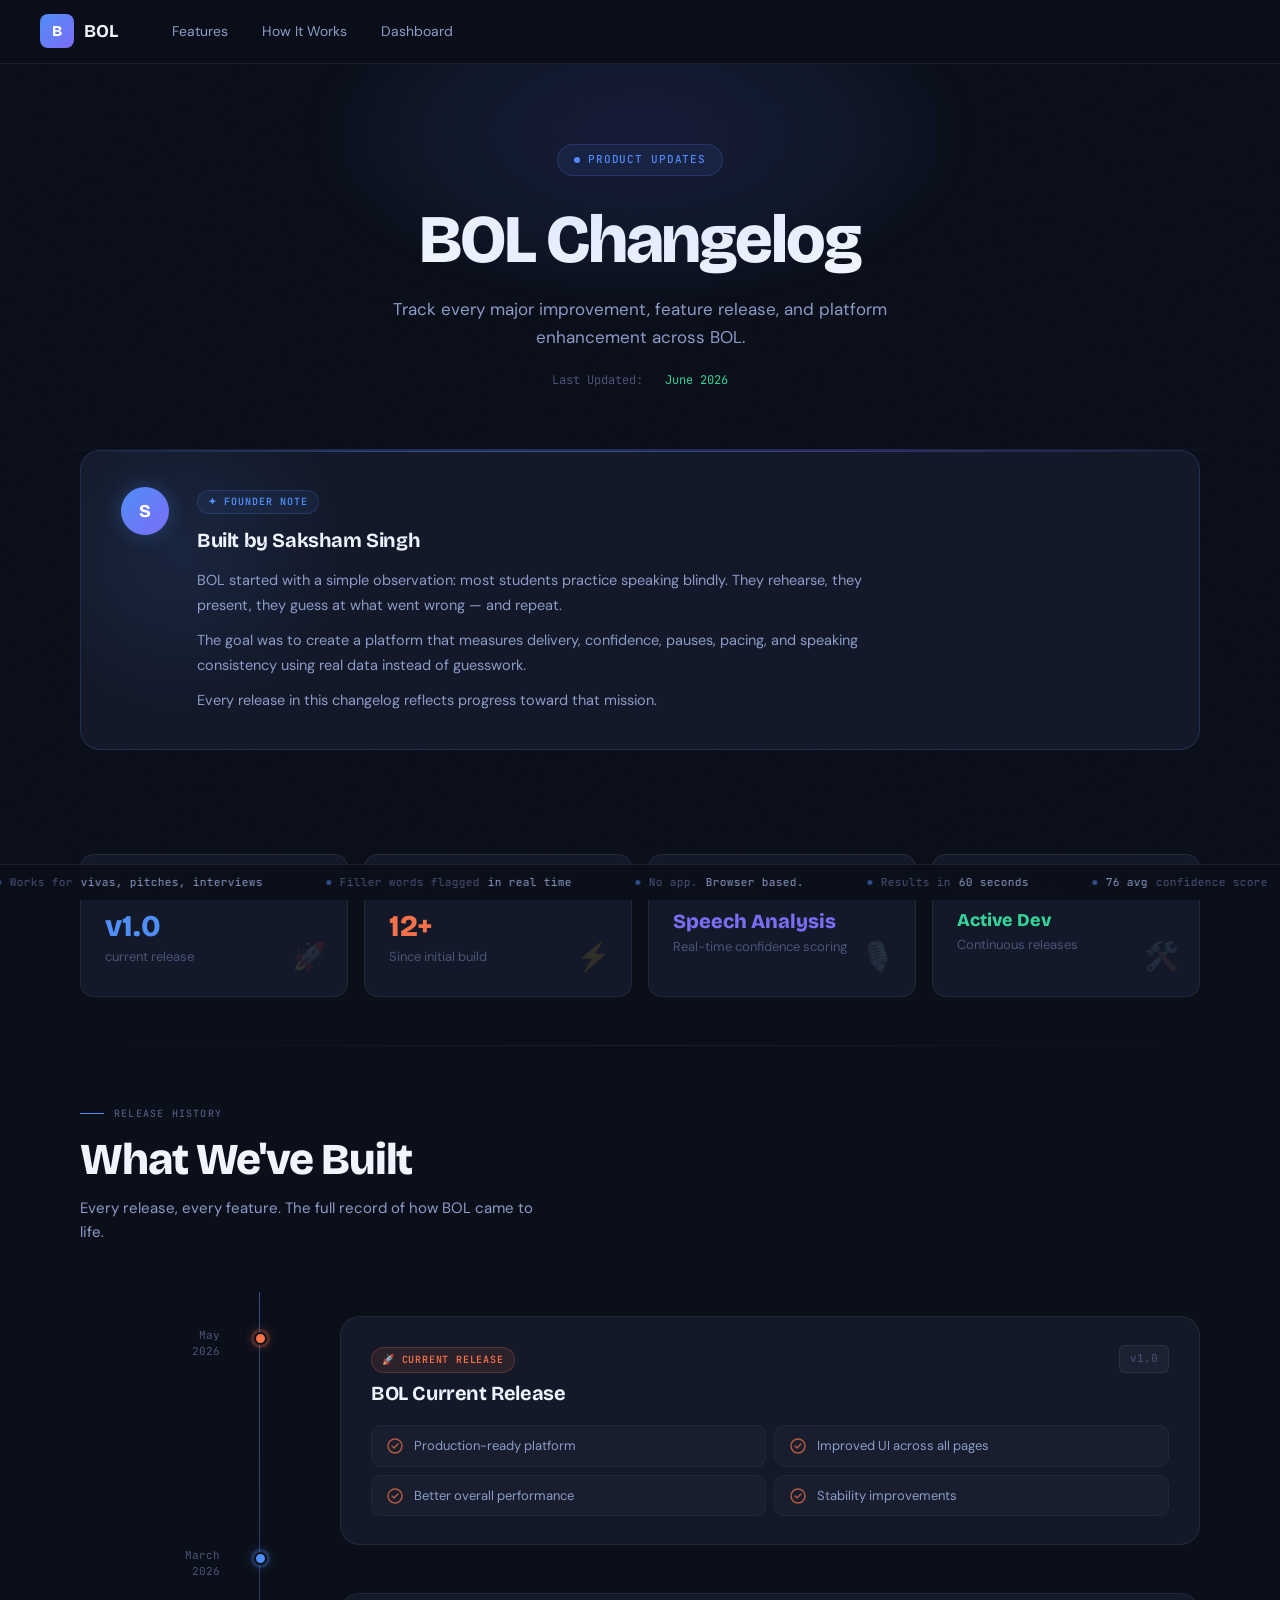
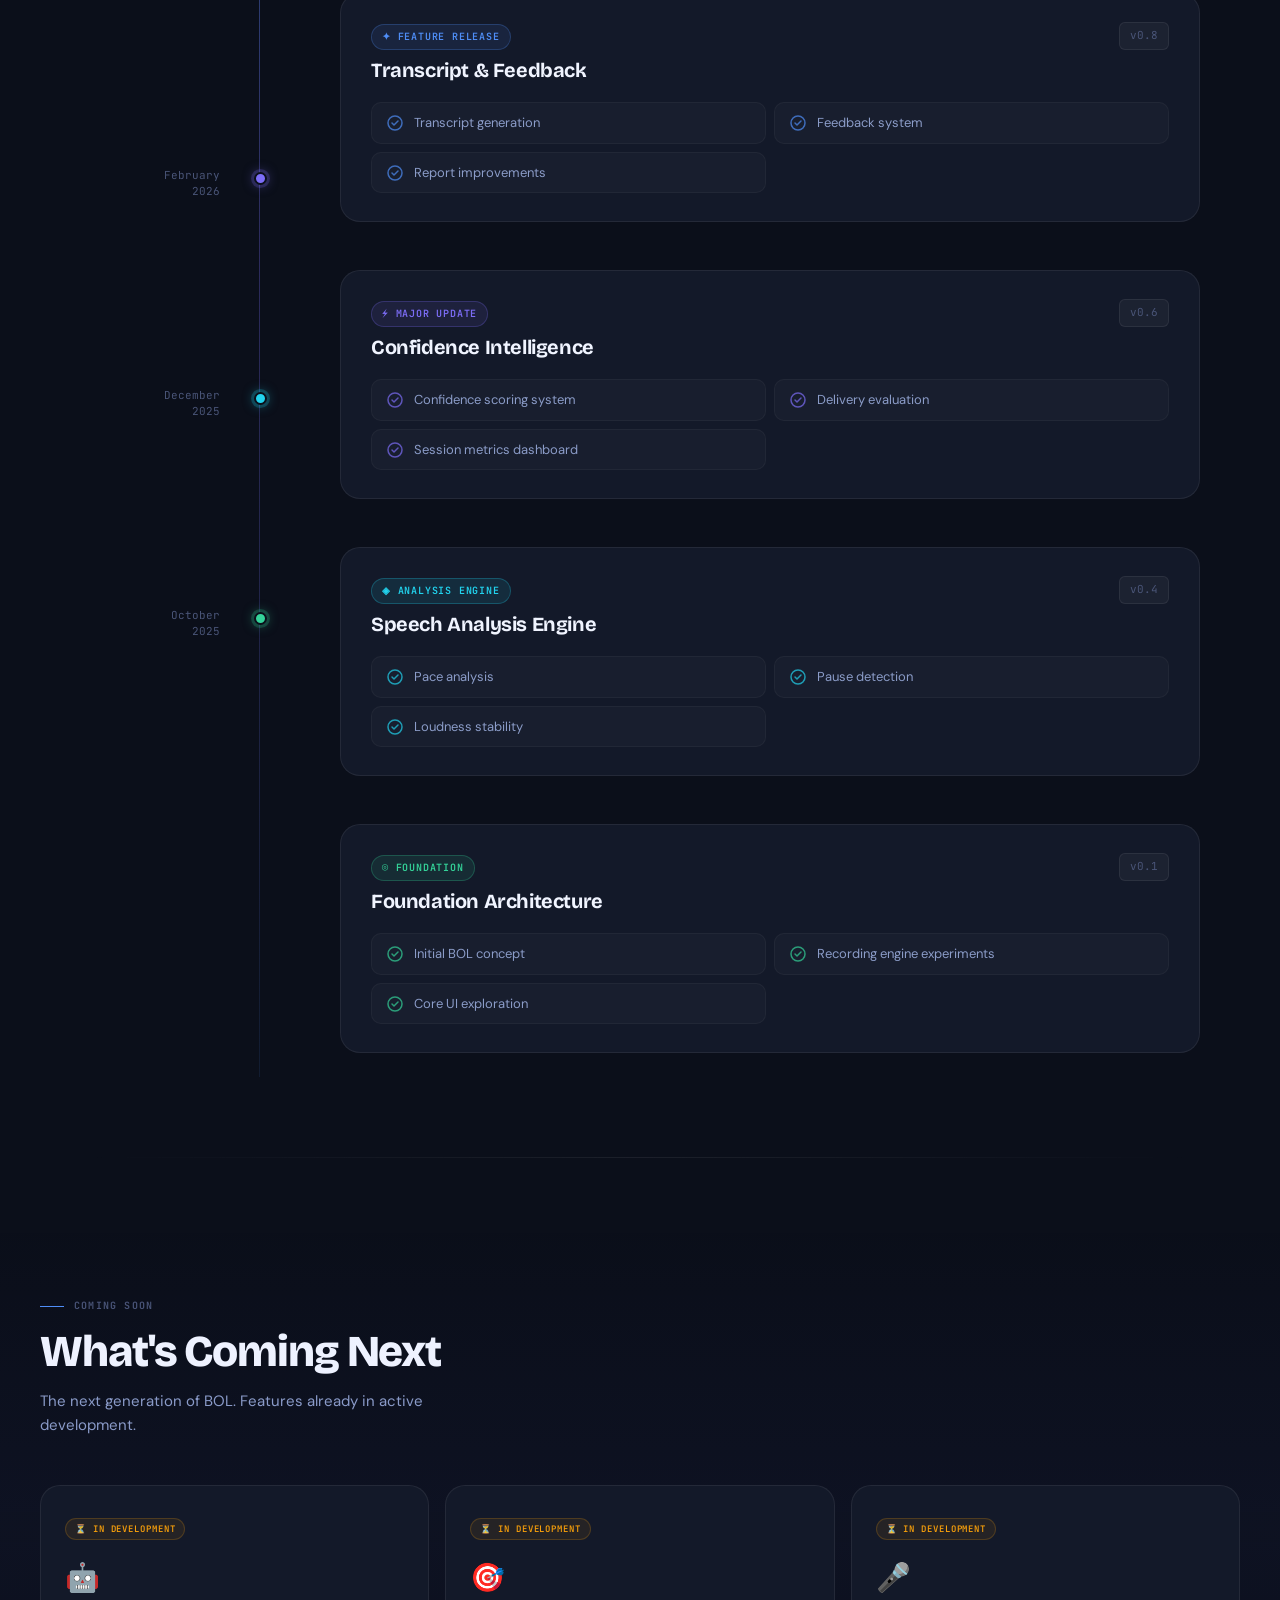
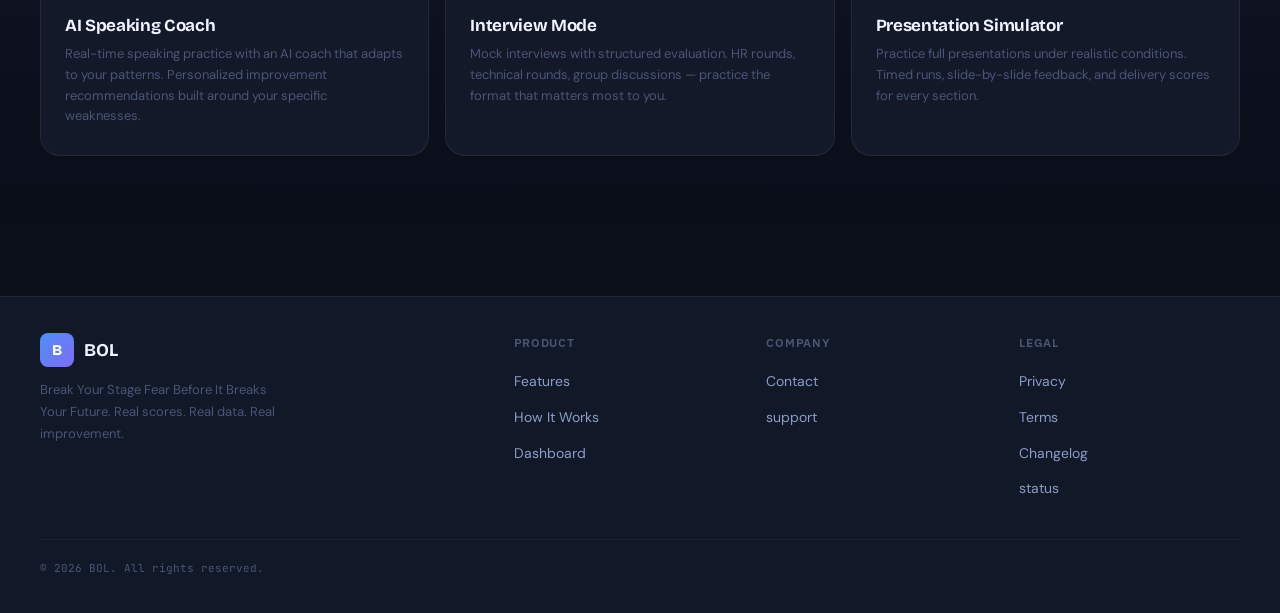
<file: changelog.html>
<!DOCTYPE html>
<html lang="en">
<head>
  <meta charset="UTF-8" />
  <meta name="viewport" content="width=device-width, initial-scale=1.0" />
  <title>BOL — Changelog</title>
  <link rel="preconnect" href="https://fonts.googleapis.com" />
  <link rel="preconnect" href="https://fonts.gstatic.com" crossorigin />
  <link href="https://fonts.googleapis.com/css2?family=Bricolage+Grotesque:opsz,wght@12..96,400;12..96,500;12..96,600;12..96,700;12..96,800&family=DM+Sans:ital,opsz,wght@0,9..40,300;0,9..40,400;0,9..40,500;0,9..40,600;1,9..40,400&family=JetBrains+Mono:wght@400;500;600&display=swap" rel="stylesheet" />
  <link href="https://fonts.googleapis.com/css2?family=IBM+Plex+Sans:wght@400;500;600&family=IBM+Plex+Mono:wght@400;500;600&display=swap" rel="stylesheet" />

  <style>
    /* ─── CSS Custom Properties ─────────────────────────────────── */
    :root {
      --bg-base:       #0b0f1a;
      --bg-surface:    #111827;
      --bg-elevated:   #141c2e;
      --bg-card:       #131929;
      --bg-card-hover: #182035;

      --border:        rgba(255,255,255,0.07);
      --border-subtle: rgba(255,255,255,0.04);
      --border-glow:   rgba(99,102,241,0.35);

      --accent-blue:   #4f8ef7;
      --accent-purple: #7c6df6;
      --accent-coral:  #f4714a;
      --accent-green:  #34d399;
      --accent-amber:  #f59e0b;
      --accent-cyan:   #22d3ee;

      --grad-primary:  linear-gradient(135deg, #4f8ef7 0%, #7c6df6 100%);
      --grad-glow:     radial-gradient(ellipse 60% 40% at 50% 0%, rgba(99,102,241,0.18) 0%, transparent 70%);
      --grad-card:     linear-gradient(145deg, rgba(79,142,247,0.06) 0%, rgba(124,109,246,0.04) 100%);

      --text-primary:  #f0f4ff;
      --text-secondary:#8b9cc8;
      --text-muted:    #4a5578;
      --text-code:     #a5b4fc;

      --radius-sm:  6px;
      --radius-md:  10px;
      --radius-lg:  14px;
      --radius-xl:  20px;

      --font-display: 'Bricolage Grotesque', sans-serif;
      --font-body:    'DM Sans', sans-serif;
      --font-mono:    'JetBrains Mono', 'IBM Plex Mono', monospace;
      --font-ui:      'IBM Plex Sans', 'DM Sans', sans-serif;

      --shadow-card:  0 1px 3px rgba(0,0,0,0.4), 0 4px 20px rgba(0,0,0,0.3);
      --shadow-glow:  0 0 30px rgba(99,102,241,0.15);
      --shadow-hover: 0 8px 40px rgba(79,142,247,0.12), 0 2px 8px rgba(0,0,0,0.5);

      --nav-height: 64px;
    }

    /* ─── Reset & Base ───────────────────────────────────────────── */
    *, *::before, *::after { box-sizing: border-box; margin: 0; padding: 0; }
    html { scroll-behavior: smooth; }

    body {
      font-family: var(--font-body);
      background-color: var(--bg-base);
      color: var(--text-primary);
      line-height: 1.6;
      min-height: 100vh;
      overflow-x: hidden;
      -webkit-font-smoothing: antialiased;
    }

    /* ─── Noise Texture Overlay ──────────────────────────────────── */
    body::before {
      content: '';
      position: fixed;
      inset: 0;
      background-image: url("data:image/svg+xml,%3Csvg viewBox='0 0 256 256' xmlns='http://www.w3.org/2000/svg'%3E%3Cfilter id='noise'%3E%3CfeTurbulence type='fractalNoise' baseFrequency='0.9' numOctaves='4' stitchTiles='stitch'/%3E%3C/filter%3E%3Crect width='100%25' height='100%25' filter='url(%23noise)' opacity='0.025'/%3E%3C/svg%3E");
      pointer-events: none;
      z-index: 0;
      opacity: 0.4;
    }

    /* ─── Scrollbar ──────────────────────────────────────────────── */
    ::-webkit-scrollbar { width: 5px; }
    ::-webkit-scrollbar-track { background: var(--bg-base); }
    ::-webkit-scrollbar-thumb { background: rgba(99,102,241,0.3); border-radius: 99px; }

    /* ─── NAVBAR ─────────────────────────────────────────────────── */
    nav {
      position: fixed;
      top: 0; left: 0; right: 0;
      height: var(--nav-height);
      background: rgba(11,15,26,0.85);
      backdrop-filter: blur(16px);
      -webkit-backdrop-filter: blur(16px);
      border-bottom: 1px solid var(--border);
      z-index: 100;
      display: flex;
      align-items: center;
      padding: 0 40px;
    }

    .nav-inner {
      width: 100%;
      max-width: 1200px;
      margin: 0 auto;
      display: flex;
      align-items: center;
      gap: 40px;
    }

    .nav-logo {
      display: flex;
      align-items: center;
      gap: 10px;
      text-decoration: none;
      flex-shrink: 0;
    }

    .nav-logo-icon {
      width: 34px; height: 34px;
      background: var(--grad-primary);
      border-radius: 8px;
      display: flex;
      align-items: center;
      justify-content: center;
      font-family: var(--font-display);
      font-weight: 800;
      font-size: 15px;
      color: #fff;
      letter-spacing: -0.5px;
    }

    .nav-logo-text {
      font-family: var(--font-display);
      font-weight: 700;
      font-size: 18px;
      color: var(--text-primary);
    }

    .nav-links {
      display: flex;
      align-items: center;
      gap: 6px;
      flex: 1;
    }

    .nav-links a {
      font-family: var(--font-body);
      font-size: 14px;
      font-weight: 400;
      color: var(--text-secondary);
      text-decoration: none;
      padding: 6px 14px;
      border-radius: var(--radius-sm);
      transition: color 0.2s, background 0.2s;
    }
    .nav-links a:hover { color: var(--text-primary); background: rgba(255,255,255,0.05); }
    .nav-links a.active { color: var(--text-primary); }

    .nav-actions {
      display: flex;
      align-items: center;
      gap: 10px;
      margin-left: auto;
    }

    .btn-ghost {
      font-family: var(--font-body);
      font-size: 14px;
      color: var(--text-secondary);
      background: none;
      border: 1px solid var(--border);
      padding: 7px 18px;
      border-radius: var(--radius-sm);
      cursor: pointer;
      transition: all 0.2s;
      text-decoration: none;
    }
    .btn-ghost:hover { color: var(--text-primary); border-color: rgba(255,255,255,0.15); }

    .btn-primary {
      font-family: var(--font-body);
      font-size: 14px;
      font-weight: 600;
      color: #fff;
      background: var(--grad-primary);
      border: none;
      padding: 8px 20px;
      border-radius: var(--radius-sm);
      cursor: pointer;
      transition: all 0.2s;
      text-decoration: none;
      display: flex;
      align-items: center;
      gap: 6px;
    }
    .btn-primary:hover { opacity: 0.9; transform: translateY(-1px); box-shadow: 0 4px 20px rgba(79,142,247,0.3); }

    /* ─── TICKER BAR ─────────────────────────────────────────────── */
    .ticker-bar {
      position: fixed;
      bottom: 0; left: 0; right: 0;
      height: 36px;
      background: rgba(11,15,26,0.9);
      border-top: 1px solid var(--border);
      overflow: hidden;
      z-index: 99;
      display: flex;
      align-items: center;
    }

    .ticker-track {
      display: flex;
      gap: 0;
      animation: none;
      white-space: nowrap;
    }

    .ticker-item {
      font-family: var(--font-mono);
      font-size: 11px;
      color: var(--text-muted);
      padding: 0 32px;
      display: flex;
      align-items: center;
      gap: 8px;
    }
    .ticker-item span { color: var(--text-secondary); }
    .ticker-item .dot {
      width: 5px; height: 5px;
      border-radius: 50%;
      background: var(--accent-blue);
      opacity: 0.5;
    }

    /* ticker animation — driven by JS rAF, not CSS keyframes */

    /* ─── PAGE WRAPPER ───────────────────────────────────────────── */
    .page {
      padding-top: var(--nav-height);
      padding-bottom: 60px;
      position: relative;
      z-index: 1;
    }

    /* ─── HERO SECTION ───────────────────────────────────────────── */
    .hero {
      position: relative;
      padding: 80px 40px 60px;
      text-align: center;
      overflow: hidden;
    }

    .hero::before {
      content: '';
      position: absolute;
      top: -80px; left: 50%; transform: translateX(-50%);
      width: 800px; height: 500px;
      background: radial-gradient(ellipse 60% 50% at 50% 30%, rgba(99,102,241,0.14) 0%, rgba(79,142,247,0.08) 40%, transparent 70%);
      pointer-events: none;
    }

    .hero::after {
      content: '';
      position: absolute;
      bottom: 0; left: 0; right: 0;
      height: 1px;
      background: linear-gradient(90deg, transparent 0%, rgba(99,102,241,0.3) 30%, rgba(99,102,241,0.3) 70%, transparent 100%);
    }

    .hero-badge {
      display: inline-flex;
      align-items: center;
      gap: 8px;
      background: rgba(79,142,247,0.08);
      border: 1px solid rgba(79,142,247,0.2);
      border-radius: 99px;
      padding: 6px 16px;
      margin-bottom: 28px;
      font-family: var(--font-mono);
      font-size: 11px;
      font-weight: 500;
      color: var(--accent-blue);
      letter-spacing: 0.08em;
      text-transform: uppercase;
    }
    .hero-badge .pulse {
      width: 6px; height: 6px;
      border-radius: 50%;
      background: var(--accent-blue);
      animation: pulse-dot 2s ease-in-out infinite;
    }

    @keyframes pulse-dot {
      0%, 100% { opacity: 1; transform: scale(1); }
      50% { opacity: 0.4; transform: scale(0.7); }
    }

    .hero-title {
      font-family: var(--font-display);
      font-size: clamp(42px, 6vw, 68px);
      font-weight: 800;
      line-height: 1.05;
      letter-spacing: -0.03em;
      color: var(--text-primary);
      margin-bottom: 20px;
    }

    .hero-sub {
      font-family: var(--font-body);
      font-size: 17px;
      font-weight: 400;
      color: var(--text-secondary);
      max-width: 500px;
      margin: 0 auto 20px;
      line-height: 1.65;
    }

    .hero-meta {
      font-family: var(--font-mono);
      font-size: 12px;
      color: var(--text-muted);
      display: flex;
      align-items: center;
      justify-content: center;
      gap: 8px;
    }
    .hero-meta span { color: var(--accent-green); }

    /* ─── STATS SECTION ──────────────────────────────────────────── */
    .stats-section {
      padding: 48px 40px;
      max-width: 1200px;
      margin: 0 auto;
    }

    .stats-grid {
      display: grid;
      grid-template-columns: repeat(4, 1fr);
      gap: 16px;
    }

    .stat-card {
      background: var(--bg-card);
      border: 1px solid var(--border);
      border-radius: var(--radius-lg);
      padding: 28px 24px;
      position: relative;
      overflow: hidden;
      transition: all 0.3s ease;
      cursor: default;
    }

    .stat-card::before {
      content: '';
      position: absolute;
      inset: 0;
      background: var(--grad-card);
      opacity: 0;
      transition: opacity 0.3s;
    }

    .stat-card:hover {
      border-color: var(--border-glow);
      transform: translateY(-3px);
      box-shadow: var(--shadow-hover);
    }
    .stat-card:hover::before { opacity: 1; }

    .stat-card::after {
      content: '';
      position: absolute;
      top: 0; left: 0; right: 0;
      height: 2px;
      background: var(--grad-primary);
      opacity: 0;
      transition: opacity 0.3s;
    }
    .stat-card:hover::after { opacity: 1; }

    .stat-label {
      font-family: var(--font-mono);
      font-size: 10px;
      font-weight: 500;
      letter-spacing: 0.1em;
      text-transform: uppercase;
      color: var(--text-muted);
      margin-bottom: 12px;
      position: relative;
      z-index: 1;
    }

    .stat-value {
      font-family: var(--font-display);
      font-size: 30px;
      font-weight: 800;
      color: var(--text-primary);
      line-height: 1;
      margin-bottom: 6px;
      position: relative;
      z-index: 1;
    }
    .stat-value.accent-blue  { color: var(--accent-blue); }
    .stat-value.accent-coral { color: var(--accent-coral); }
    .stat-value.accent-green { color: var(--accent-green); }
    .stat-value.accent-purple { color: var(--accent-purple); }

    .stat-desc {
      font-family: var(--font-body);
      font-size: 13px;
      color: var(--text-muted);
      position: relative;
      z-index: 1;
    }

    .stat-icon {
      position: absolute;
      bottom: 16px; right: 20px;
      font-size: 28px;
      opacity: 0.12;
      transition: opacity 0.3s;
    }
    .stat-card:hover .stat-icon { opacity: 0.22; }

    /* ─── SECTION HEADER ─────────────────────────────────────────── */
    .section-header {
      max-width: 1200px;
      margin: 0 auto;
      padding: 0 40px;
      margin-bottom: 48px;
    }

    .section-tag {
      font-family: var(--font-mono);
      font-size: 10px;
      font-weight: 600;
      letter-spacing: 0.12em;
      text-transform: uppercase;
      color: var(--text-muted);
      display: flex;
      align-items: center;
      gap: 10px;
      margin-bottom: 14px;
    }
    .section-tag::before {
      content: '';
      display: block;
      width: 24px; height: 1px;
      background: var(--accent-blue);
    }

    .section-title {
      font-family: var(--font-display);
      font-size: clamp(30px, 3.5vw, 44px);
      font-weight: 800;
      letter-spacing: -0.025em;
      color: var(--text-primary);
      line-height: 1.1;
      margin-bottom: 12px;
    }

    .section-sub {
      font-family: var(--font-body);
      font-size: 15px;
      color: var(--text-secondary);
      max-width: 480px;
      line-height: 1.6;
    }

    /* ─── TIMELINE SECTION ───────────────────────────────────────── */
    .timeline-section {
      max-width: 1200px;
      margin: 0 auto;
      padding: 0 40px 80px;
    }

    .timeline-layout {
      display: grid;
      grid-template-columns: 220px 1fr;
      gap: 0;
    }

    /* Left side — spine */
    .timeline-spine {
      position: relative;
      padding-right: 40px;
    }

    .timeline-line {
      position: absolute;
      top: 0; bottom: 0;
      right: 40px;
      width: 1px;
      background: linear-gradient(180deg,
        rgba(79,142,247,0.5) 0%,
        rgba(124,109,246,0.3) 40%,
        rgba(79,142,247,0.1) 100%);
    }

    /* Timeline entries */
    .timeline-entries {
      display: flex;
      flex-direction: column;
      gap: 0;
    }

    .timeline-entry {
      display: contents;
    }

    .timeline-date-col {
      padding: 36px 40px 36px 0;
      display: flex;
      flex-direction: column;
      align-items: flex-end;
      justify-content: flex-start;
      position: relative;
    }

    /* timeline-dot styles moved to patch block below */

    .timeline-date-label {
      font-family: var(--font-mono);
      font-size: 11px;
      color: var(--text-muted);
      line-height: 1.4;
      text-align: right;
    }

    .timeline-card-col {
      padding: 24px 0 24px 40px;
    }

    /* ─── TIMELINE CARD ──────────────────────────────────────────── */
    .tl-card {
      background: var(--bg-card);
      border: 1px solid var(--border);
      border-radius: var(--radius-xl);
      padding: 28px 30px;
      position: relative;
      overflow: hidden;
      transition: all 0.35s ease;
    }

    .tl-card::before {
      content: '';
      position: absolute;
      inset: 0;
      background: var(--grad-card);
      opacity: 0;
      transition: opacity 0.35s;
      border-radius: inherit;
    }

    .tl-card:hover {
      border-color: var(--border-glow);
      transform: translateX(4px);
      box-shadow: var(--shadow-hover);
    }
    .tl-card:hover::before { opacity: 1; }

    /* Left glow stripe on hover */
    .tl-card::after {
      content: '';
      position: absolute;
      left: 0; top: 20%; bottom: 20%;
      width: 3px;
      border-radius: 0 2px 2px 0;
      opacity: 0;
      transition: opacity 0.3s;
    }
    .tl-card.launch::after  { background: var(--accent-coral); }
    .tl-card.major::after   { background: var(--accent-blue); }
    .tl-card.feature::after { background: var(--accent-purple); }
    .tl-card.design::after  { background: var(--accent-cyan); }
    .tl-card.initial::after { background: var(--accent-green); }
    .tl-card:hover::after { opacity: 1; }

    .tl-card-header {
      display: flex;
      align-items: flex-start;
      justify-content: space-between;
      gap: 16px;
      margin-bottom: 20px;
      position: relative;
      z-index: 1;
    }

    .tl-card-title-wrap { flex: 1; }

    .tl-card-tag {
      display: inline-flex;
      align-items: center;
      gap: 6px;
      font-family: var(--font-mono);
      font-size: 10px;
      font-weight: 600;
      letter-spacing: 0.08em;
      text-transform: uppercase;
      padding: 4px 10px;
      border-radius: 99px;
      margin-bottom: 8px;
    }

    .tl-card-tag.launch  { background: rgba(244,113,74,0.1);  border: 1px solid rgba(244,113,74,0.25);  color: var(--accent-coral); }
    .tl-card-tag.major   { background: rgba(79,142,247,0.1);  border: 1px solid rgba(79,142,247,0.25);  color: var(--accent-blue); }
    .tl-card-tag.feature { background: rgba(124,109,246,0.1); border: 1px solid rgba(124,109,246,0.25); color: var(--accent-purple); }
    .tl-card-tag.design  { background: rgba(34,211,238,0.1);  border: 1px solid rgba(34,211,238,0.25);  color: var(--accent-cyan); }
    .tl-card-tag.initial { background: rgba(52,211,153,0.1);  border: 1px solid rgba(52,211,153,0.25);  color: var(--accent-green); }

    .tl-card-title {
      font-family: var(--font-display);
      font-size: 20px;
      font-weight: 700;
      letter-spacing: -0.02em;
      color: var(--text-primary);
      line-height: 1.2;
    }

    .tl-version-badge {
      font-family: var(--font-mono);
      font-size: 11px;
      color: var(--text-muted);
      background: rgba(255,255,255,0.04);
      border: 1px solid var(--border);
      padding: 4px 10px;
      border-radius: var(--radius-sm);
      white-space: nowrap;
      flex-shrink: 0;
    }

    .tl-items {
      display: grid;
      grid-template-columns: repeat(2, 1fr);
      gap: 8px;
      position: relative;
      z-index: 1;
    }

    .tl-item {
      display: flex;
      align-items: flex-start;
      gap: 10px;
      padding: 10px 14px;
      background: rgba(255,255,255,0.025);
      border: 1px solid rgba(255,255,255,0.04);
      border-radius: var(--radius-md);
      transition: background 0.2s, border-color 0.2s;
    }
    .tl-item:hover { background: rgba(255,255,255,0.04); border-color: rgba(255,255,255,0.08); }

    .tl-item-icon {
      width: 18px; height: 18px;
      flex-shrink: 0;
      margin-top: 1px;
      opacity: 0.7;
    }

    .tl-item-text {
      font-family: var(--font-body);
      font-size: 13px;
      color: var(--text-secondary);
      line-height: 1.5;
    }

    /* ─── ROADMAP SECTION ────────────────────────────────────────── */
    .roadmap-section {
      padding: 80px 40px;
      position: relative;
      overflow: hidden;
    }

    .roadmap-section::before {
      content: '';
      position: absolute;
      inset: 0;
      background: linear-gradient(180deg, transparent 0%, rgba(99,102,241,0.04) 50%, transparent 100%);
      pointer-events: none;
    }

    .roadmap-inner {
      max-width: 1200px;
      margin: 0 auto;
    }

    .roadmap-grid {
      display: grid;
      grid-template-columns: repeat(4, 1fr);
      gap: 16px;
    }

    .roadmap-card {
      background: var(--bg-card);
      border: 1px solid var(--border);
      border-radius: var(--radius-xl);
      padding: 28px 24px;
      position: relative;
      overflow: hidden;
      transition: all 0.35s ease;
      cursor: default;
    }

    .roadmap-card::before {
      content: '';
      position: absolute;
      inset: 0;
      background: linear-gradient(145deg, rgba(79,142,247,0.05) 0%, rgba(124,109,246,0.03) 100%);
      opacity: 0;
      transition: opacity 0.35s;
    }

    .roadmap-card:hover {
      border-color: var(--border-glow);
      transform: translateY(-4px);
      box-shadow: var(--shadow-hover);
    }
    .roadmap-card:hover::before { opacity: 1; }

    .roadmap-coming-badge {
      display: inline-flex;
      align-items: center;
      gap: 5px;
      font-family: var(--font-mono);
      font-size: 9px;
      font-weight: 600;
      letter-spacing: 0.1em;
      text-transform: uppercase;
      color: var(--accent-amber);
      background: rgba(245,158,11,0.08);
      border: 1px solid rgba(245,158,11,0.2);
      padding: 3px 9px;
      border-radius: 99px;
      margin-bottom: 16px;
    }

    .roadmap-icon {
      font-size: 28px;
      margin-bottom: 14px;
      display: block;
    }

    .roadmap-title {
      font-family: var(--font-display);
      font-size: 17px;
      font-weight: 700;
      letter-spacing: -0.02em;
      color: var(--text-primary);
      margin-bottom: 8px;
      line-height: 1.25;
    }

    .roadmap-desc {
      font-family: var(--font-body);
      font-size: 13px;
      color: var(--text-muted);
      line-height: 1.6;
    }

    .roadmap-card::after {
      content: '';
      position: absolute;
      bottom: 0; left: 0; right: 0;
      height: 2px;
      background: var(--grad-primary);
      opacity: 0;
      transition: opacity 0.3s;
    }
    .roadmap-card:hover::after { opacity: 0.6; }

    /* ─── FOOTER — see compact rules in patch block ──────────────── */

    .footer-brand .nav-logo { margin-bottom: 12px; display: inline-flex; }
    .footer-brand-desc {
      font-family: var(--font-body);
      font-size: 13px;
      color: var(--text-muted);
      line-height: 1.7;
      max-width: 240px;
    }

    .footer-col h4 {
      font-family: var(--font-ui);
      font-size: 12px;
      font-weight: 600;
      letter-spacing: 0.06em;
      text-transform: uppercase;
      color: var(--text-muted);
      margin-bottom: 16px;
    }

    .footer-col ul { list-style: none; }
    .footer-col ul li { margin-bottom: 10px; }
    .footer-col ul li a {
      font-family: var(--font-body);
      font-size: 14px;
      color: var(--text-secondary);
      text-decoration: none;
      transition: color 0.2s;
    }
    .footer-col ul li a:hover { color: var(--text-primary); }

    /* footer-bottom — see compact rules in patch block */

    .footer-copy {
      font-family: var(--font-mono);
      font-size: 11px;
      color: var(--text-muted);
    }

    .footer-legal {
      display: flex;
      gap: 20px;
    }
    .footer-legal a {
      font-family: var(--font-body);
      font-size: 12px;
      color: var(--text-muted);
      text-decoration: none;
      transition: color 0.2s;
    }
    .footer-legal a:hover { color: var(--text-secondary); }

    /* ─── ANIMATIONS ─────────────────────────────────────────────── */
    .fade-in {
      opacity: 0;
      transform: translateY(18px);
      transition: opacity 0.6s ease, transform 0.6s ease;
    }
    .fade-in.visible {
      opacity: 1;
      transform: none;
    }

    /* Stagger delays */
    .delay-1 { transition-delay: 0.1s; }
    .delay-2 { transition-delay: 0.2s; }
    .delay-3 { transition-delay: 0.3s; }
    .delay-4 { transition-delay: 0.4s; }

    /* ─── RESPONSIVE ─────────────────────────────────────────────── */
    @media (max-width: 900px) {
      .stats-grid    { grid-template-columns: repeat(2, 1fr); }
      .roadmap-grid  { grid-template-columns: repeat(2, 1fr); }
      .timeline-layout { grid-template-columns: 1fr; }
      .timeline-spine { display: none; }
      .timeline-card-col { padding: 0 0 24px; }
      .tl-items { grid-template-columns: 1fr; }
      .footer-inner { grid-template-columns: 1fr 1fr; }
    }

    @media (max-width: 600px) {
      nav { padding: 0 20px; }
      .hero, .stats-section, .timeline-section, .roadmap-section, footer { padding-left: 20px; padding-right: 20px; }
      .stats-grid   { grid-template-columns: 1fr; }
      .roadmap-grid { grid-template-columns: 1fr; }
      .footer-inner { grid-template-columns: 1fr; }
      .nav-links { display: none; }
    }

    /* ─── DIVIDER ────────────────────────────────────────────────── */
    .section-divider {
      max-width: 1200px;
      margin: 0 auto 60px;
      padding: 0 40px;
    }
    .section-divider hr {
      border: none;
      height: 1px;
      background: linear-gradient(90deg, transparent, var(--border), transparent);
    }

    /* ─── FOUNDER CARD ───────────────────────────────────────────── */
    .founder-section {
      max-width: 1200px;
      margin: 0 auto;
      padding: 0 40px 56px;
    }

    .founder-card {
      position: relative;
      background: var(--bg-card);
      border: 1px solid rgba(79,142,247,0.18);
      border-radius: var(--radius-xl);
      padding: 36px 40px;
      overflow: hidden;
      transition: border-color 0.35s ease, box-shadow 0.35s ease, transform 0.35s ease;
    }

    .founder-card::before {
      content: '';
      position: absolute;
      top: -60px; left: -60px;
      width: 320px; height: 320px;
      background: radial-gradient(circle, rgba(79,142,247,0.1) 0%, transparent 70%);
      pointer-events: none;
      transition: opacity 0.35s;
    }

    .founder-card::after {
      content: '';
      position: absolute;
      top: 0; left: 0; right: 0;
      height: 1px;
      background: linear-gradient(90deg, transparent, rgba(79,142,247,0.5), rgba(124,109,246,0.4), transparent);
    }

    .founder-card:hover {
      border-color: rgba(79,142,247,0.35);
      box-shadow: 0 0 40px rgba(79,142,247,0.1), 0 8px 32px rgba(0,0,0,0.4);
      transform: translateY(-2px);
    }

    .founder-card-inner {
      display: flex;
      align-items: flex-start;
      gap: 28px;
      position: relative;
      z-index: 1;
    }

    .founder-avatar {
      width: 48px; height: 48px;
      border-radius: 50%;
      background: var(--grad-primary);
      display: flex;
      align-items: center;
      justify-content: center;
      font-family: var(--font-display);
      font-weight: 800;
      font-size: 18px;
      color: #fff;
      flex-shrink: 0;
      box-shadow: 0 0 20px rgba(79,142,247,0.3);
    }

    .founder-content { flex: 1; }

    .founder-badge {
      display: inline-flex;
      align-items: center;
      gap: 6px;
      font-family: var(--font-mono);
      font-size: 10px;
      font-weight: 600;
      letter-spacing: 0.1em;
      text-transform: uppercase;
      color: var(--accent-blue);
      background: rgba(79,142,247,0.08);
      border: 1px solid rgba(79,142,247,0.2);
      padding: 3px 10px;
      border-radius: 99px;
      margin-bottom: 10px;
    }

    .founder-name {
      font-family: var(--font-display);
      font-size: 20px;
      font-weight: 700;
      letter-spacing: -0.02em;
      color: var(--text-primary);
      margin-bottom: 12px;
    }

    .founder-desc {
      font-family: var(--font-body);
      font-size: 14.5px;
      color: var(--text-secondary);
      line-height: 1.72;
      max-width: 680px;
    }

    .founder-desc p + p { margin-top: 10px; }

    /* ─── UPGRADED TIMELINE DOTS — animated ring ─────────────────── */
    .timeline-dot {
      position: absolute;
      right: -7px;
      top: 40px;
      width: 13px; height: 13px;
      border-radius: 50%;
      border: 2px solid var(--bg-base);
      z-index: 2;
      transition: transform 0.3s, box-shadow 0.3s;
    }
    .timeline-dot::after {
      content: '';
      position: absolute;
      inset: -5px;
      border-radius: 50%;
      border: 1px solid currentColor;
      opacity: 0;
      transform: scale(0.6);
      transition: opacity 0.3s, transform 0.3s;
    }
    .timeline-card-col:hover ~ .timeline-spine .timeline-dot,
    .timeline-date-col:hover .timeline-dot {
      transform: scale(1.25);
    }
    .tl-card:hover ~ * .timeline-dot { transform: scale(1.3); }

    .timeline-dot.launch  { background: var(--accent-coral); box-shadow: 0 0 0 3px rgba(244,113,74,0.2), 0 0 12px rgba(244,113,74,0.5); color: var(--accent-coral); }
    .timeline-dot.major   { background: var(--accent-blue);  box-shadow: 0 0 0 3px rgba(79,142,247,0.2),  0 0 12px rgba(79,142,247,0.5);  color: var(--accent-blue); }
    .timeline-dot.feature { background: var(--accent-purple); box-shadow: 0 0 0 3px rgba(124,109,246,0.2),0 0 12px rgba(124,109,246,0.5); color: var(--accent-purple); }
    .timeline-dot.design  { background: var(--accent-cyan);  box-shadow: 0 0 0 3px rgba(34,211,238,0.2),  0 0 12px rgba(34,211,238,0.5);  color: var(--accent-cyan); }
    .timeline-dot.initial { background: var(--accent-green); box-shadow: 0 0 0 3px rgba(52,211,153,0.2),  0 0 12px rgba(52,211,153,0.5);  color: var(--accent-green); }

    /* Pulse ring animation on dots */
    @keyframes dot-pulse {
      0%   { opacity: 0.6; transform: scale(1); }
      70%  { opacity: 0;   transform: scale(2); }
      100% { opacity: 0;   transform: scale(2); }
    }
    .timeline-dot::after {
      content: '';
      position: absolute;
      inset: -4px;
      border-radius: 50%;
      border: 1.5px solid currentColor;
      animation: dot-pulse 2.5s ease-out infinite;
      opacity: 0;
    }
    .timeline-dot.launch::after  { border-color: var(--accent-coral);  animation-delay: 0s; }
    .timeline-dot.major::after   { border-color: var(--accent-blue);   animation-delay: 0.5s; }
    .timeline-dot.feature::after { border-color: var(--accent-purple); animation-delay: 1s; }
    .timeline-dot.design::after  { border-color: var(--accent-cyan);   animation-delay: 1.5s; }
    .timeline-dot.initial::after { border-color: var(--accent-green);  animation-delay: 2s; }

    /* Hover glow & lift on timeline cards */
    .tl-card:hover {
      box-shadow: 0 12px 48px rgba(79,142,247,0.16), 0 4px 16px rgba(0,0,0,0.5);
    }

    /* ─── FOOTER — compact to match homepage ─────────────────────── */
    footer {
      background: var(--bg-surface);
      border-top: 1px solid var(--border);
      padding: 36px 40px 36px;
    }

    .footer-inner {
      max-width: 1200px;
      margin: 0 auto;
      display: grid;
      grid-template-columns: 2fr repeat(3, 1fr);
      gap: 32px;
      padding-bottom: 28px;
    }

    .footer-bottom {
      max-width: 1200px;
      margin: 0 auto;
      padding-top: 20px;
      border-top: 1px solid var(--border-subtle);
      display: flex;
      align-items: center;
      justify-content: space-between;
    }

    /* ─── TICKER — JS-driven, no CSS animation ───────────────────── */
    .ticker-bar {
      position: fixed;
      bottom: 0; left: 0; right: 0;
      height: 36px;
      background: rgba(11,15,26,0.95);
      backdrop-filter: blur(12px);
      -webkit-backdrop-filter: blur(12px);
      border-top: 1px solid var(--border);
      overflow: hidden;
      z-index: 99;
      display: flex;
      align-items: center;
    }

    .ticker-track {
      display: flex;
      gap: 0;
      white-space: nowrap;
      will-change: transform;
    }

    /* ─── ROADMAP 3-col grid for new cards ───────────────────────── */
    .roadmap-grid-3 {
      display: grid;
      grid-template-columns: repeat(3, 1fr);
      gap: 16px;
    }
    @media (max-width: 900px)  { .roadmap-grid-3 { grid-template-columns: 1fr 1fr; } }
    @media (max-width: 600px)  { .roadmap-grid-3 { grid-template-columns: 1fr; } }

    @media (max-width: 600px) {
      .founder-section { padding-left: 20px; padding-right: 20px; }
      .founder-card-inner { flex-direction: column; gap: 16px; }
    }
  </style>
</head>
<body>

  <!-- ─── NAVBAR ──────────────────────────────────────────────────── -->
  <nav>
    <div class="nav-inner">
      <a href="#" class="nav-logo">
        <div class="nav-logo-icon">B</div>
        <span class="nav-logo-text">BOL</span>
      </a>
      <div class="nav-links">
        <a href="BOL.html#features">Features</a>
        <a href="view demoreport.html">How It Works</a>
        <a href="BOL.html#dashboard">Dashboard</a>
      </div>
      <div class="nav-actions">
       
      </div>
    </div>
  </nav>

  <!-- ─── PAGE ────────────────────────────────────────────────────── -->
  <div class="page">

    <!-- ─── HERO ──────────────────────────────────────────────────── -->
    <section class="hero">
      <div class="hero-badge">
        <span class="pulse"></span>
        PRODUCT UPDATES
      </div>
      <h1 class="hero-title">BOL Changelog</h1>
      <p class="hero-sub">Track every major improvement, feature release, and platform enhancement across BOL.</p>
      <div class="hero-meta">
        Last Updated: &nbsp;<span>June 2026</span>
      </div>
    </section>

    <!-- ─── FOUNDER ──────────────────────────────────────────────── -->
    <section class="founder-section fade-in">
      <div class="founder-card">
        <div class="founder-card-inner">
          <div class="founder-avatar">S</div>
          <div class="founder-content">
            <div class="founder-badge">✦ Founder Note</div>
            <div class="founder-name">Built by Saksham Singh</div>
            <div class="founder-desc">
              <p>BOL started with a simple observation: most students practice speaking blindly. They rehearse, they present, they guess at what went wrong — and repeat.</p>
              <p>The goal was to create a platform that measures delivery, confidence, pauses, pacing, and speaking consistency using real data instead of guesswork.</p>
              <p>Every release in this changelog reflects progress toward that mission.</p>
            </div>
          </div>
        </div>
      </div>
    </section>

    <!-- ─── STATS ─────────────────────────────────────────────────── -->
    <section class="stats-section">
      <div class="stats-grid">
        <div class="stat-card fade-in delay-1">
          <div class="stat-label">Current Version</div>
          <div class="stat-value accent-blue">v1.0</div>
          <div class="stat-desc">current release</div>
          <div class="stat-icon">🚀</div>
        </div>
        <div class="stat-card fade-in delay-2">
          <div class="stat-label">Major Updates</div>
          <div class="stat-value accent-coral">12+</div>
          <div class="stat-desc">Since initial build</div>
          <div class="stat-icon">⚡</div>
        </div>
        <div class="stat-card fade-in delay-3">
          <div class="stat-label">Core Features</div>
          <div class="stat-value accent-purple" style="font-size:20px; margin-top:4px;">Speech Analysis</div>
          <div class="stat-desc">Real-time confidence scoring</div>
          <div class="stat-icon">🎙️</div>
        </div>
        <div class="stat-card fade-in delay-4">
          <div class="stat-label">Platform Status</div>
          <div class="stat-value accent-green" style="font-size:18px; margin-top:4px;">Active Dev</div>
          <div class="stat-desc">Continuous releases</div>
          <div class="stat-icon">🛠️</div>
        </div>
      </div>
    </section>

    <div class="section-divider"><hr /></div>

    <!-- ─── TIMELINE ──────────────────────────────────────────────── -->
    <section class="timeline-section">
      <div class="section-header" style="padding:0; margin-bottom:48px;">
        <div class="section-tag">Release History</div>
        <h2 class="section-title">What We've Built</h2>
        <p class="section-sub">Every release, every feature. The full record of how BOL came to life.</p>
      </div>

      <div class="timeline-layout">

        <!-- Spine -->
        <div class="timeline-spine">
          <div class="timeline-line"></div>

          <div style="display:flex;flex-direction:column;gap:0;">
            <div class="timeline-date-col" style="height:auto; min-height:220px;">
              <div class="timeline-dot launch"></div>
              <div class="timeline-date-label">May<br/>2026</div>
            </div>
            <div class="timeline-date-col" style="height:auto; min-height:220px;">
              <div class="timeline-dot major"></div>
              <div class="timeline-date-label">March<br/>2026</div>
            </div>
            <div class="timeline-date-col" style="height:auto; min-height:220px;">
              <div class="timeline-dot feature"></div>
              <div class="timeline-date-label">February<br/>2026</div>
            </div>
            <div class="timeline-date-col" style="height:auto; min-height:220px;">
              <div class="timeline-dot design"></div>
              <div class="timeline-date-label">December<br/>2025</div>
            </div>
            <div class="timeline-date-col" style="height:auto; min-height:220px;">
              <div class="timeline-dot initial"></div>
              <div class="timeline-date-label">October<br/>2025</div>
            </div>
          </div>
        </div>

        <!-- Cards -->
        <div class="timeline-entries">

          <!-- May 2026 -->
          <div class="timeline-card-col fade-in delay-1">
            <div class="tl-card launch">
              <div class="tl-card-header">
                <div class="tl-card-title-wrap">
                  <div class="tl-card-tag launch">🚀 Current Release</div>
                  <div class="tl-card-title">BOL Current Release</div>
                </div>
                <div class="tl-version-badge">v1.0</div>
              </div>
              <div class="tl-items">
                <div class="tl-item">
                  <svg class="tl-item-icon" viewBox="0 0 18 18" fill="none"><circle cx="9" cy="9" r="7" stroke="#f4714a" stroke-width="1.5"/><path d="M6 9l2 2 4-4" stroke="#f4714a" stroke-width="1.5" stroke-linecap="round" stroke-linejoin="round"/></svg>
                  <span class="tl-item-text">Production-ready platform</span>
                </div>
                <div class="tl-item">
                  <svg class="tl-item-icon" viewBox="0 0 18 18" fill="none"><circle cx="9" cy="9" r="7" stroke="#f4714a" stroke-width="1.5"/><path d="M6 9l2 2 4-4" stroke="#f4714a" stroke-width="1.5" stroke-linecap="round" stroke-linejoin="round"/></svg>
                  <span class="tl-item-text">Improved UI across all pages</span>
                </div>
                <div class="tl-item">
                  <svg class="tl-item-icon" viewBox="0 0 18 18" fill="none"><circle cx="9" cy="9" r="7" stroke="#f4714a" stroke-width="1.5"/><path d="M6 9l2 2 4-4" stroke="#f4714a" stroke-width="1.5" stroke-linecap="round" stroke-linejoin="round"/></svg>
                  <span class="tl-item-text">Better overall performance</span>
                </div>
                <div class="tl-item">
                  <svg class="tl-item-icon" viewBox="0 0 18 18" fill="none"><circle cx="9" cy="9" r="7" stroke="#f4714a" stroke-width="1.5"/><path d="M6 9l2 2 4-4" stroke="#f4714a" stroke-width="1.5" stroke-linecap="round" stroke-linejoin="round"/></svg>
                  <span class="tl-item-text">Stability improvements</span>
                </div>
              </div>
            </div>
          </div>

          <!-- March 2026 -->
          <div class="timeline-card-col fade-in delay-2">
            <div class="tl-card major">
              <div class="tl-card-header">
                <div class="tl-card-title-wrap">
                  <div class="tl-card-tag major">✦ Feature Release</div>
                  <div class="tl-card-title">Transcript &amp; Feedback</div>
                </div>
                <div class="tl-version-badge">v0.8</div>
              </div>
              <div class="tl-items">
                <div class="tl-item">
                  <svg class="tl-item-icon" viewBox="0 0 18 18" fill="none"><circle cx="9" cy="9" r="7" stroke="#4f8ef7" stroke-width="1.5"/><path d="M6 9l2 2 4-4" stroke="#4f8ef7" stroke-width="1.5" stroke-linecap="round" stroke-linejoin="round"/></svg>
                  <span class="tl-item-text">Transcript generation</span>
                </div>
                <div class="tl-item">
                  <svg class="tl-item-icon" viewBox="0 0 18 18" fill="none"><circle cx="9" cy="9" r="7" stroke="#4f8ef7" stroke-width="1.5"/><path d="M6 9l2 2 4-4" stroke="#4f8ef7" stroke-width="1.5" stroke-linecap="round" stroke-linejoin="round"/></svg>
                  <span class="tl-item-text">Feedback system</span>
                </div>
                <div class="tl-item">
                  <svg class="tl-item-icon" viewBox="0 0 18 18" fill="none"><circle cx="9" cy="9" r="7" stroke="#4f8ef7" stroke-width="1.5"/><path d="M6 9l2 2 4-4" stroke="#4f8ef7" stroke-width="1.5" stroke-linecap="round" stroke-linejoin="round"/></svg>
                  <span class="tl-item-text">Report improvements</span>
                </div>
              </div>
            </div>
          </div>

          <!-- February 2026 -->
          <div class="timeline-card-col fade-in delay-1">
            <div class="tl-card feature">
              <div class="tl-card-header">
                <div class="tl-card-title-wrap">
                  <div class="tl-card-tag feature">⚡ Major Update</div>
                  <div class="tl-card-title">Confidence Intelligence</div>
                </div>
                <div class="tl-version-badge">v0.6</div>
              </div>
              <div class="tl-items">
                <div class="tl-item">
                  <svg class="tl-item-icon" viewBox="0 0 18 18" fill="none"><circle cx="9" cy="9" r="7" stroke="#7c6df6" stroke-width="1.5"/><path d="M6 9l2 2 4-4" stroke="#7c6df6" stroke-width="1.5" stroke-linecap="round" stroke-linejoin="round"/></svg>
                  <span class="tl-item-text">Confidence scoring system</span>
                </div>
                <div class="tl-item">
                  <svg class="tl-item-icon" viewBox="0 0 18 18" fill="none"><circle cx="9" cy="9" r="7" stroke="#7c6df6" stroke-width="1.5"/><path d="M6 9l2 2 4-4" stroke="#7c6df6" stroke-width="1.5" stroke-linecap="round" stroke-linejoin="round"/></svg>
                  <span class="tl-item-text">Delivery evaluation</span>
                </div>
                <div class="tl-item">
                  <svg class="tl-item-icon" viewBox="0 0 18 18" fill="none"><circle cx="9" cy="9" r="7" stroke="#7c6df6" stroke-width="1.5"/><path d="M6 9l2 2 4-4" stroke="#7c6df6" stroke-width="1.5" stroke-linecap="round" stroke-linejoin="round"/></svg>
                  <span class="tl-item-text">Session metrics dashboard</span>
                </div>
              </div>
            </div>
          </div>

          <!-- December 2025 -->
          <div class="timeline-card-col fade-in delay-2">
            <div class="tl-card design">
              <div class="tl-card-header">
                <div class="tl-card-title-wrap">
                  <div class="tl-card-tag design">◈ Analysis Engine</div>
                  <div class="tl-card-title">Speech Analysis Engine</div>
                </div>
                <div class="tl-version-badge">v0.4</div>
              </div>
              <div class="tl-items">
                <div class="tl-item">
                  <svg class="tl-item-icon" viewBox="0 0 18 18" fill="none"><circle cx="9" cy="9" r="7" stroke="#22d3ee" stroke-width="1.5"/><path d="M6 9l2 2 4-4" stroke="#22d3ee" stroke-width="1.5" stroke-linecap="round" stroke-linejoin="round"/></svg>
                  <span class="tl-item-text">Pace analysis</span>
                </div>
                <div class="tl-item">
                  <svg class="tl-item-icon" viewBox="0 0 18 18" fill="none"><circle cx="9" cy="9" r="7" stroke="#22d3ee" stroke-width="1.5"/><path d="M6 9l2 2 4-4" stroke="#22d3ee" stroke-width="1.5" stroke-linecap="round" stroke-linejoin="round"/></svg>
                  <span class="tl-item-text">Pause detection</span>
                </div>
                <div class="tl-item">
                  <svg class="tl-item-icon" viewBox="0 0 18 18" fill="none"><circle cx="9" cy="9" r="7" stroke="#22d3ee" stroke-width="1.5"/><path d="M6 9l2 2 4-4" stroke="#22d3ee" stroke-width="1.5" stroke-linecap="round" stroke-linejoin="round"/></svg>
                  <span class="tl-item-text">Loudness stability</span>
                </div>
              </div>
            </div>
          </div>

          <!-- October 2025 -->
          <div class="timeline-card-col fade-in delay-1">
            <div class="tl-card initial">
              <div class="tl-card-header">
                <div class="tl-card-title-wrap">
                  <div class="tl-card-tag initial">◎ Foundation</div>
                  <div class="tl-card-title">Foundation Architecture</div>
                </div>
                <div class="tl-version-badge">v0.1</div>
              </div>
              <div class="tl-items">
                <div class="tl-item">
                  <svg class="tl-item-icon" viewBox="0 0 18 18" fill="none"><circle cx="9" cy="9" r="7" stroke="#34d399" stroke-width="1.5"/><path d="M6 9l2 2 4-4" stroke="#34d399" stroke-width="1.5" stroke-linecap="round" stroke-linejoin="round"/></svg>
                  <span class="tl-item-text">Initial BOL concept</span>
                </div>
                <div class="tl-item">
                  <svg class="tl-item-icon" viewBox="0 0 18 18" fill="none"><circle cx="9" cy="9" r="7" stroke="#34d399" stroke-width="1.5"/><path d="M6 9l2 2 4-4" stroke="#34d399" stroke-width="1.5" stroke-linecap="round" stroke-linejoin="round"/></svg>
                  <span class="tl-item-text">Recording engine experiments</span>
                </div>
                <div class="tl-item">
                  <svg class="tl-item-icon" viewBox="0 0 18 18" fill="none"><circle cx="9" cy="9" r="7" stroke="#34d399" stroke-width="1.5"/><path d="M6 9l2 2 4-4" stroke="#34d399" stroke-width="1.5" stroke-linecap="round" stroke-linejoin="round"/></svg>
                  <span class="tl-item-text">Core UI exploration</span>
                </div>
              </div>
            </div>
          </div>

        </div><!-- /timeline-entries -->
      </div><!-- /timeline-layout -->
    </section>

    <div class="section-divider"><hr /></div>

    <!-- ─── ROADMAP ────────────────────────────────────────────────── -->
    <section class="roadmap-section">
      <div class="roadmap-inner">
        <div class="section-header" style="padding:0; margin-bottom:48px;">
          <div class="section-tag">Coming Soon</div>
          <h2 class="section-title">What's Coming Next</h2>
          <p class="section-sub">The next generation of BOL. Features already in active development.</p>
        </div>
        <div class="roadmap-grid-3">

          <div class="roadmap-card fade-in delay-1">
            <div class="roadmap-coming-badge">⏳ In Development</div>
            <span class="roadmap-icon">🤖</span>
            <div class="roadmap-title">AI Speaking Coach</div>
            <div class="roadmap-desc">Real-time speaking practice with an AI coach that adapts to your patterns. Personalized improvement recommendations built around your specific weaknesses.</div>
          </div>

          <div class="roadmap-card fade-in delay-2">
            <div class="roadmap-coming-badge">⏳ In Development</div>
            <span class="roadmap-icon">🎯</span>
            <div class="roadmap-title">Interview Mode</div>
            <div class="roadmap-desc">Mock interviews with structured evaluation. HR rounds, technical rounds, group discussions — practice the format that matters most to you.</div>
          </div>

          <div class="roadmap-card fade-in delay-3">
            <div class="roadmap-coming-badge">⏳ In Development</div>
            <span class="roadmap-icon">🎤</span>
            <div class="roadmap-title">Presentation Simulator</div>
            <div class="roadmap-desc">Practice full presentations under realistic conditions. Timed runs, slide-by-slide feedback, and delivery scores for every section.</div>
          </div>

        </div>
      </div>
    </section>

  </div><!-- /page -->

  <!-- ─── FOOTER ──────────────────────────────────────────────────── -->
  <footer>
    <div class="footer-inner">
      <div class="footer-brand">
        <a href="#" class="nav-logo">
          <div class="nav-logo-icon">B</div>
          <span class="nav-logo-text">BOL</span>
        </a>
        <p class="footer-brand-desc">Break Your Stage Fear Before It Breaks Your Future. Real scores. Real data. Real improvement.</p>
      </div>
      <div class="footer-col">
        <h4>Product</h4>
        <ul>
          <li><a href="BOL.html#features">Features</a></li>
          <li><a href="view demoreport.html">How It Works</a></li>
          <li><a href="BOL.html#dashboard">Dashboard</a></li>
        
        </ul>
      </div>
      <div class="footer-col">
        <h4>Company</h4>
        <ul>
         
          <li><a href="contact.html">Contact</a></li>
          <li><a href="support.htm">support</a></li>
        </ul>
      </div>
      <div class="footer-col">
        <h4>Legal</h4>
        <ul>
          <li><a href="privacy.html">Privacy</a></li>
          <li><a href="terms.html">Terms</a></li>
            <li><a href="#">Changelog</a></li>
            <li><a href="status.html">status</a></li>
        </ul>
      </div>
    </div>
    <div class="footer-bottom">
      <div class="footer-copy">© 2026 BOL. All rights reserved.</div>
    
    </div>
  </footer>

  <!-- ─── TICKER BAR ───────────────────────────────────────────────── -->
  <div class="ticker-bar">
    <div class="ticker-track" id="ticker">
      <div class="ticker-item"><span class="dot"></span> Works for <span>vivas, pitches, interviews</span></div>
      <div class="ticker-item"><span class="dot"></span> Filler words flagged <span>in real time</span></div>
      <div class="ticker-item"><span class="dot"></span> No app. <span>Browser based.</span></div>
      <div class="ticker-item"><span class="dot"></span> Results in <span>60 seconds</span></div>
      <div class="ticker-item"><span class="dot"></span> <span>76 avg</span> confidence score</div>
      <div class="ticker-item"><span class="dot"></span> <span>45 sec</span> average session</div>
      <div class="ticker-item"><span class="dot"></span> Improve <span>+15 pts</span> in 5 sessions</div>
      <div class="ticker-item"><span class="dot"></span> <span>8 metrics</span> measured per session</div>
      <!-- Duplicate for seamless loop -->
      <div class="ticker-item"><span class="dot"></span> Works for <span>vivas, pitches, interviews</span></div>
      <div class="ticker-item"><span class="dot"></span> Filler words flagged <span>in real time</span></div>
      <div class="ticker-item"><span class="dot"></span> No app. <span>Browser based.</span></div>
      <div class="ticker-item"><span class="dot"></span> Results in <span>60 seconds</span></div>
      <div class="ticker-item"><span class="dot"></span> <span>76 avg</span> confidence score</div>
      <div class="ticker-item"><span class="dot"></span> <span>45 sec</span> average session</div>
      <div class="ticker-item"><span class="dot"></span> Improve <span>+15 pts</span> in 5 sessions</div>
      <div class="ticker-item"><span class="dot"></span> <span>8 metrics</span> measured per session</div>
    </div>
  </div>

  <!-- ─── JS ────────────────────────────────────────────────────────── -->
  <script>
    /* ── Scroll fade-in ─────────────────────────────────────────── */
    const fadeEls = document.querySelectorAll('.fade-in');

    const observer = new IntersectionObserver((entries) => {
      entries.forEach(entry => {
        if (entry.isIntersecting) {
          entry.target.classList.add('visible');
          observer.unobserve(entry.target);
        }
      });
    }, { threshold: 0.10 });

    fadeEls.forEach(el => observer.observe(el));

    window.addEventListener('load', () => {
      fadeEls.forEach(el => {
        const rect = el.getBoundingClientRect();
        if (rect.top < window.innerHeight) el.classList.add('visible');
      });
    });

    /* ── Premium rAF ticker ─────────────────────────────────────── */
    (function () {
      const track  = document.getElementById('ticker');
      if (!track) return;

      // Clone the inner set once so we have exactly 2× content
      // (already done in HTML; just confirm total width then run)
      let offset   = 0;
      const SPEED  = 0.42;   // px per frame — adjust for tempo
      let halfW    = 0;
      let paused   = false;
      let rafId    = null;

      function measure() {
        // Half = one full set of items (the original, pre-clone)
        halfW = track.scrollWidth / 2;
      }

      function step() {
        if (!paused) {
          offset += SPEED;
          if (offset >= halfW) offset -= halfW;   // seamless reset
          track.style.transform = `translateX(${-offset}px)`;
        }
        rafId = requestAnimationFrame(step);
      }

      // Pause on hover for a premium feel
      track.parentElement.addEventListener('mouseenter', () => { paused = true; });
      track.parentElement.addEventListener('mouseleave', () => { paused = false; });

      // Start
      measure();
      window.addEventListener('resize', measure);
      rafId = requestAnimationFrame(step);
    })();
  </script>

</body>
</html>
</file>
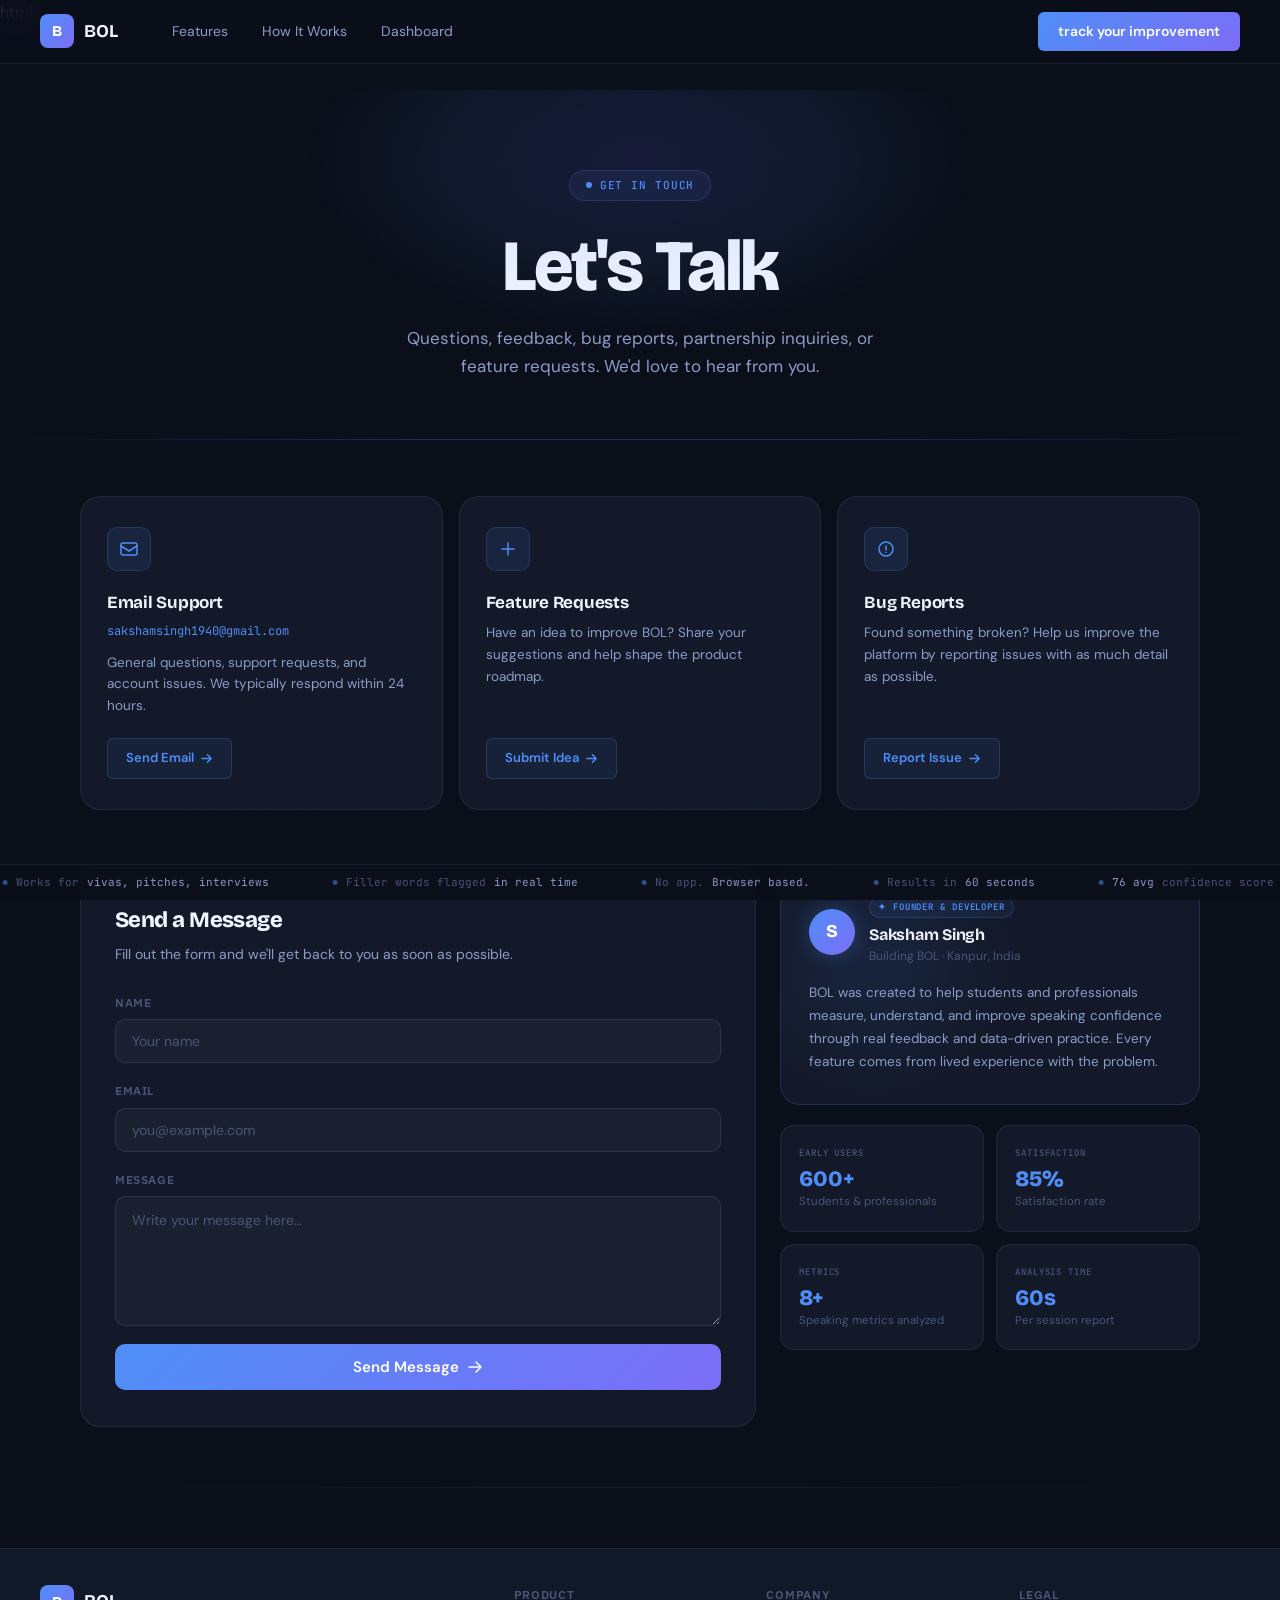
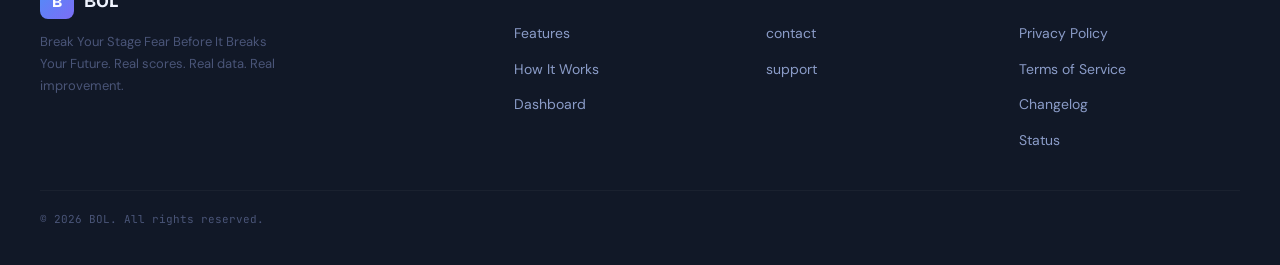
<file: contact.html>
html

<!DOCTYPE html>
<html lang="en">
<head>
  <meta charset="UTF-8" />
  <meta name="viewport" content="width=device-width, initial-scale=1.0" />
  <title>BOL — Contact</title>
  <link rel="preconnect" href="https://fonts.googleapis.com" />
  <link rel="preconnect" href="https://fonts.gstatic.com" crossorigin />
  <link href="https://fonts.googleapis.com/css2?family=Bricolage+Grotesque:opsz,wght@12..96,400;12..96,500;12..96,600;12..96,700;12..96,800&family=DM+Sans:ital,opsz,wght@0,9..40,300;0,9..40,400;0,9..40,500;0,9..40,600;1,9..40,400&family=JetBrains+Mono:wght@400;500;600&display=swap" rel="stylesheet" />
  <link href="https://fonts.googleapis.com/css2?family=IBM+Plex+Sans:wght@400;500;600&family=IBM+Plex+Mono:wght@400;500;600&display=swap" rel="stylesheet" />

  <style>
    /* ─── Tokens ────────────────────────────────────────────────── */
    :root {
      --bg-base:       #0b0f1a;
      --bg-surface:    #111827;
      --bg-card:       #131929;

      --border:        rgba(255,255,255,0.07);
      --border-subtle: rgba(255,255,255,0.04);
      --border-glow:   rgba(99,102,241,0.35);

      --accent-blue:   #4f8ef7;
      --accent-purple: #7c6df6;
      --accent-coral:  #f4714a;
      --accent-green:  #22c55e;

      --grad-primary:  linear-gradient(135deg, #4f8ef7 0%, #7c6df6 100%);
      --grad-card:     linear-gradient(145deg, rgba(79,142,247,0.06) 0%, rgba(124,109,246,0.04) 100%);

      --text-primary:  #f0f4ff;
      --text-secondary:#8b9cc8;
      --text-muted:    #4a5578;

      --radius-sm:  6px;
      --radius-md:  10px;
      --radius-lg:  14px;
      --radius-xl:  20px;

      --font-display: 'Bricolage Grotesque', sans-serif;
      --font-body:    'DM Sans', sans-serif;
      --font-mono:    'JetBrains Mono', 'IBM Plex Mono', monospace;
      --font-ui:      'IBM Plex Sans', 'DM Sans', sans-serif;

      --shadow-hover:  0 8px 40px rgba(79,142,247,0.12), 0 2px 8px rgba(0,0,0,0.5);
      --nav-height:    64px;
    }

    /* ─── Reset ─────────────────────────────────────────────────── */
    *, *::before, *::after { box-sizing: border-box; margin: 0; padding: 0; }
    html { scroll-behavior: smooth; }
    body {
      font-family: var(--font-body);
      background: var(--bg-base);
      color: var(--text-primary);
      line-height: 1.6;
      min-height: 100vh;
      overflow-x: hidden;
      -webkit-font-smoothing: antialiased;
    }
    body::before {
      content: '';
      position: fixed; inset: 0;
      background-image: url("data:image/svg+xml,%3Csvg viewBox='0 0 256 256' xmlns='http://www.w3.org/2000/svg'%3E%3Cfilter id='n'%3E%3CfeTurbulence type='fractalNoise' baseFrequency='0.9' numOctaves='4' stitchTiles='stitch'/%3E%3C/filter%3E%3Crect width='100%25' height='100%25' filter='url(%23n)' opacity='0.025'/%3E%3C/svg%3E");
      pointer-events: none; z-index: 0; opacity: 0.4;
    }
    ::-webkit-scrollbar { width: 5px; }
    ::-webkit-scrollbar-track { background: var(--bg-base); }
    ::-webkit-scrollbar-thumb { background: rgba(99,102,241,0.3); border-radius: 99px; }

    /* ─── NAVBAR ────────────────────────────────────────────────── */
    nav {
      position: fixed; top: 0; left: 0; right: 0;
      height: var(--nav-height);
      background: rgba(11,15,26,0.85);
      backdrop-filter: blur(16px);
      -webkit-backdrop-filter: blur(16px);
      border-bottom: 1px solid var(--border);
      z-index: 100; display: flex; align-items: center; padding: 0 40px;
    }
    .nav-inner {
      width: 100%; max-width: 1200px; margin: 0 auto;
      display: flex; align-items: center; gap: 40px;
    }
    .nav-logo { display: flex; align-items: center; gap: 10px; text-decoration: none; flex-shrink: 0; }
    .nav-logo-icon {
      width: 34px; height: 34px;
      background: var(--grad-primary);
      border-radius: 8px; display: flex; align-items: center; justify-content: center;
      font-family: var(--font-display); font-weight: 800; font-size: 15px; color: #fff; letter-spacing: -0.5px;
    }
    .nav-logo-text { font-family: var(--font-display); font-weight: 700; font-size: 18px; color: var(--text-primary); }
    .nav-links { display: flex; align-items: center; gap: 6px; flex: 1; }
    .nav-links a {
      font-family: var(--font-body); font-size: 14px; color: var(--text-secondary);
      text-decoration: none; padding: 6px 14px; border-radius: var(--radius-sm);
      transition: color 0.2s, background 0.2s;
    }
    .nav-links a:hover { color: var(--text-primary); background: rgba(255,255,255,0.05); }
    .nav-actions { display: flex; align-items: center; gap: 10px; margin-left: auto; }
    .btn-ghost {
      font-family: var(--font-body); font-size: 14px; color: var(--text-secondary);
      background: none; border: 1px solid var(--border); padding: 7px 18px;
      border-radius: var(--radius-sm); cursor: pointer; transition: all 0.2s; text-decoration: none;
    }
    .btn-ghost:hover { color: var(--text-primary); border-color: rgba(255,255,255,0.15); }
    .btn-primary {
      font-family: var(--font-body); font-size: 14px; font-weight: 600; color: #fff;
      background: var(--grad-primary); border: none; padding: 8px 20px;
      border-radius: var(--radius-sm); cursor: pointer; transition: all 0.2s;
      text-decoration: none; display: flex; align-items: center; gap: 6px;
    }
    .btn-primary:hover { opacity: 0.9; transform: translateY(-1px); box-shadow: 0 4px 20px rgba(79,142,247,0.3); }

    /* ─── PAGE ──────────────────────────────────────────────────── */
    .page { padding-top: var(--nav-height); padding-bottom: 60px; position: relative; z-index: 1; }

    /* ─── HERO ──────────────────────────────────────────────────── */
    .hero {
      position: relative; padding: 80px 40px 60px; text-align: center; overflow: hidden;
    }
    .hero::before {
      content: ''; position: absolute;
      top: -80px; left: 50%; transform: translateX(-50%);
      width: 800px; height: 500px;
      background: radial-gradient(ellipse 60% 50% at 50% 30%,
        rgba(99,102,241,0.14) 0%, rgba(79,142,247,0.08) 40%, transparent 70%);
      pointer-events: none;
    }
    .hero::after {
      content: ''; position: absolute; bottom: 0; left: 0; right: 0; height: 1px;
      background: linear-gradient(90deg, transparent, rgba(99,102,241,0.3), rgba(99,102,241,0.3), transparent);
    }
    .hero-badge {
      display: inline-flex; align-items: center; gap: 8px;
      background: rgba(79,142,247,0.08); border: 1px solid rgba(79,142,247,0.2);
      border-radius: 99px; padding: 6px 16px; margin-bottom: 28px;
      font-family: var(--font-mono); font-size: 11px; font-weight: 500;
      color: var(--accent-blue); letter-spacing: 0.08em; text-transform: uppercase;
    }
    .hero-badge .pulse {
      width: 6px; height: 6px; border-radius: 50%; background: var(--accent-blue);
      animation: pulse-dot 2s ease-in-out infinite;
    }
    @keyframes pulse-dot {
      0%, 100% { opacity: 1; transform: scale(1); }
      50%       { opacity: 0.35; transform: scale(0.65); }
    }
    .hero-title {
      font-family: var(--font-display);
      font-size: clamp(44px, 6vw, 72px);
      font-weight: 800; line-height: 1.04; letter-spacing: -0.03em;
      color: var(--text-primary); margin-bottom: 20px;
    }
    .hero-sub {
      font-family: var(--font-body); font-size: 17px; color: var(--text-secondary);
      max-width: 500px; margin: 0 auto; line-height: 1.65;
    }

    /* ─── CONTACT OPTIONS ───────────────────────────────────────── */
    .contact-options {
      max-width: 1200px; margin: 0 auto; padding: 56px 40px 0;
    }
    .options-grid {
      display: grid; grid-template-columns: repeat(3, 1fr); gap: 16px;
    }
    .option-card {
      background: var(--bg-card); border: 1px solid var(--border);
      border-radius: var(--radius-xl); padding: 30px 26px;
      position: relative; overflow: hidden;
      transition: all 0.35s ease; cursor: default;
      display: flex; flex-direction: column; gap: 0;
    }
    .option-card::before {
      content: ''; position: absolute; inset: 0;
      background: var(--grad-card); opacity: 0; transition: opacity 0.35s;
    }
    .option-card::after {
      content: ''; position: absolute; top: 0; left: 0; right: 0; height: 2px;
      background: var(--grad-primary); opacity: 0; transition: opacity 0.3s;
    }
    .option-card:hover {
      border-color: var(--border-glow);
      transform: translateY(-4px);
      box-shadow: var(--shadow-hover);
    }
    .option-card:hover::before { opacity: 1; }
    .option-card:hover::after  { opacity: 1; }

    .option-icon {
      width: 44px; height: 44px; border-radius: var(--radius-md);
      background: rgba(79,142,247,0.1); border: 1px solid rgba(79,142,247,0.18);
      display: flex; align-items: center; justify-content: center;
      margin-bottom: 18px; position: relative; z-index: 1;
      transition: background 0.3s, border-color 0.3s;
    }
    .option-card:hover .option-icon {
      background: rgba(79,142,247,0.16); border-color: rgba(79,142,247,0.3);
    }
    .option-icon svg { width: 20px; height: 20px; }

    .option-title {
      font-family: var(--font-display); font-size: 17px; font-weight: 700;
      letter-spacing: -0.015em; color: var(--text-primary);
      margin-bottom: 6px; position: relative; z-index: 1;
    }
    .option-email {
      font-family: var(--font-mono); font-size: 12px; color: var(--accent-blue);
      margin-bottom: 10px; position: relative; z-index: 1;
      text-decoration: none; transition: color 0.2s;
    }
    .option-email:hover { color: #7ab0ff; }
    .option-desc {
      font-family: var(--font-body); font-size: 13.5px; color: var(--text-secondary);
      line-height: 1.6; margin-bottom: 22px; flex: 1;
      position: relative; z-index: 1;
    }
    .option-btn {
      font-family: var(--font-body); font-size: 13px; font-weight: 600;
      color: var(--accent-blue); background: rgba(79,142,247,0.08);
      border: 1px solid rgba(79,142,247,0.22); padding: 9px 18px;
      border-radius: var(--radius-sm); cursor: pointer;
      transition: all 0.2s; text-decoration: none;
      display: inline-flex; align-items: center; gap: 6px;
      align-self: flex-start; position: relative; z-index: 1;
    }
    .option-btn:hover {
      background: rgba(79,142,247,0.14); border-color: rgba(79,142,247,0.4);
      transform: translateY(-1px); box-shadow: 0 4px 16px rgba(79,142,247,0.18);
    }
    .option-btn svg { width: 13px; height: 13px; }

    /* ─── MAIN LAYOUT (form + founder) ──────────────────────────── */
    .main-layout {
      max-width: 1200px; margin: 56px auto 0; padding: 0 40px;
      display: grid; grid-template-columns: 1fr 420px; gap: 24px;
      align-items: start;
    }

    /* ─── CONTACT FORM ───────────────────────────────────────────── */
    .form-card {
      background: var(--bg-card); border: 1px solid var(--border);
      border-radius: var(--radius-xl); padding: 36px 34px;
      position: relative; overflow: hidden;
    }
    .form-card::before {
      content: ''; position: absolute; top: 0; left: 0; right: 0; height: 2px;
      background: var(--grad-primary);
    }
    .form-title {
      font-family: var(--font-display); font-size: 22px; font-weight: 800;
      letter-spacing: -0.025em; color: var(--text-primary); margin-bottom: 6px;
    }
    .form-sub {
      font-family: var(--font-body); font-size: 14px; color: var(--text-secondary);
      margin-bottom: 28px; line-height: 1.5;
    }

    .form-group { margin-bottom: 18px; }
    .form-label {
      display: block; font-family: var(--font-ui); font-size: 12px; font-weight: 600;
      letter-spacing: 0.05em; text-transform: uppercase;
      color: var(--text-muted); margin-bottom: 7px;
    }
    .form-input, .form-textarea {
      width: 100%; font-family: var(--font-body); font-size: 14px;
      color: var(--text-primary); background: rgba(255,255,255,0.03);
      border: 1px solid rgba(255,255,255,0.09); border-radius: var(--radius-md);
      padding: 12px 16px; outline: none;
      transition: border-color 0.25s, box-shadow 0.25s, background 0.25s;
    }
    .form-input::placeholder, .form-textarea::placeholder { color: var(--text-muted); }
    .form-input:focus, .form-textarea:focus {
      border-color: rgba(79,142,247,0.5);
      background: rgba(79,142,247,0.03);
      box-shadow: 0 0 0 3px rgba(79,142,247,0.1);
    }
    .form-textarea { resize: vertical; min-height: 130px; line-height: 1.6; }

    .form-submit {
      width: 100%; font-family: var(--font-body); font-size: 15px; font-weight: 600;
      color: #fff; background: var(--grad-primary); border: none;
      padding: 13px 24px; border-radius: var(--radius-md); cursor: pointer;
      transition: all 0.25s; display: flex; align-items: center;
      justify-content: center; gap: 8px; margin-top: 6px;
    }
    .form-submit:hover {
      opacity: 0.9; transform: translateY(-2px);
      box-shadow: 0 6px 24px rgba(79,142,247,0.35);
    }
    .form-submit:active { transform: translateY(0); }
    .form-submit svg { width: 16px; height: 16px; }

    /* Success state */
    .form-success {
      display: none; text-align: center; padding: 28px 0 8px;
    }
    .form-success.show { display: block; }
    .form-success-icon {
      width: 52px; height: 52px; border-radius: 50%;
      background: rgba(34,197,94,0.12); border: 1px solid rgba(34,197,94,0.3);
      display: flex; align-items: center; justify-content: center;
      margin: 0 auto 16px; font-size: 22px;
    }
    .form-success-title {
      font-family: var(--font-display); font-size: 20px; font-weight: 700;
      color: var(--text-primary); margin-bottom: 8px;
    }
    .form-success-sub {
      font-family: var(--font-body); font-size: 14px; color: var(--text-secondary);
    }

    /* ─── RIGHT COLUMN ──────────────────────────────────────────── */
    .right-col { display: flex; flex-direction: column; gap: 20px; }

    /* ─── FOUNDER CARD ──────────────────────────────────────────── */
    .founder-card {
      background: var(--bg-card);
      border: 1px solid rgba(79,142,247,0.18);
      border-radius: var(--radius-xl); padding: 30px 28px;
      position: relative; overflow: hidden;
      transition: border-color 0.35s, box-shadow 0.35s, transform 0.35s;
    }
    .founder-card::before {
      content: ''; position: absolute;
      top: -50px; left: -50px; width: 280px; height: 280px;
      background: radial-gradient(circle, rgba(79,142,247,0.1) 0%, transparent 70%);
      pointer-events: none;
    }
    .founder-card::after {
      content: ''; position: absolute; top: 0; left: 0; right: 0; height: 1px;
      background: linear-gradient(90deg, transparent, rgba(79,142,247,0.5), rgba(124,109,246,0.4), transparent);
    }
    .founder-card:hover {
      border-color: rgba(79,142,247,0.35);
      box-shadow: 0 0 40px rgba(79,142,247,0.1), 0 8px 32px rgba(0,0,0,0.4);
      transform: translateY(-2px);
    }
    .founder-inner { position: relative; z-index: 1; }
    .founder-top { display: flex; align-items: center; gap: 14px; margin-bottom: 16px; }
    .founder-avatar {
      width: 46px; height: 46px; border-radius: 50%;
      background: var(--grad-primary); flex-shrink: 0;
      display: flex; align-items: center; justify-content: center;
      font-family: var(--font-display); font-weight: 800; font-size: 18px; color: #fff;
      box-shadow: 0 0 20px rgba(79,142,247,0.3);
    }
    
    .founder-badge {
      display: inline-flex; align-items: center; gap: 5px;
      font-family: var(--font-mono); font-size: 9px; font-weight: 600;
      letter-spacing: 0.1em; text-transform: uppercase;
      color: var(--accent-blue); background: rgba(79,142,247,0.08);
      border: 1px solid rgba(79,142,247,0.2); padding: 2px 8px;
      border-radius: 99px; margin-bottom: 4px;
    }
    .founder-name {
      font-family: var(--font-display); font-size: 16px; font-weight: 700;
      letter-spacing: -0.015em; color: var(--text-primary);
    }
    .founder-role {
      font-family: var(--font-body); font-size: 12px; color: var(--text-muted);
    }
    .founder-desc {
      font-family: var(--font-body); font-size: 13.5px;
      color: var(--text-secondary); line-height: 1.7;
    }

    /* ─── STATS GRID ─────────────────────────────────────────────── */
    .stats-grid {
      display: grid; grid-template-columns: 1fr 1fr; gap: 12px;
    }
    .stat-card {
      background: var(--bg-card); border: 1px solid var(--border);
      border-radius: var(--radius-lg); padding: 20px 18px;
      position: relative; overflow: hidden;
      transition: all 0.3s ease; cursor: default;
    }
    .stat-card::before {
      content: ''; position: absolute; inset: 0;
      background: var(--grad-card); opacity: 0; transition: opacity 0.3s;
    }
    .stat-card::after {
      content: ''; position: absolute; top: 0; left: 0; right: 0; height: 2px;
      background: var(--grad-primary); opacity: 0; transition: opacity 0.3s;
    }
    .stat-card:hover { border-color: var(--border-glow); transform: translateY(-2px); box-shadow: var(--shadow-hover); }
    .stat-card:hover::before { opacity: 1; }
    .stat-card:hover::after  { opacity: 1; }
    .stat-label {
      font-family: var(--font-mono); font-size: 9px; font-weight: 500;
      letter-spacing: 0.1em; text-transform: uppercase;
      color: var(--text-muted); margin-bottom: 8px; position: relative; z-index: 1;
    }
    .stat-value {
      font-family: var(--font-display); font-size: 22px; font-weight: 800;
      color: var(--accent-blue); line-height: 1; margin-bottom: 4px;
      position: relative; z-index: 1;
    }
    .stat-desc {
      font-family: var(--font-body); font-size: 11.5px; color: var(--text-muted);
      line-height: 1.4; position: relative; z-index: 1;
    }

    /* ─── DIVIDER ────────────────────────────────────────────────── */
    .divider {
      max-width: 1200px; margin: 60px auto 0; padding: 0 40px;
    }
    .divider hr {
      border: none; height: 1px;
      background: linear-gradient(90deg, transparent, var(--border), transparent);
    }

    /* ─── FOOTER ─────────────────────────────────────────────────── */
    footer {
      background: var(--bg-surface); border-top: 1px solid var(--border);
      padding: 36px 40px 36px;
    }
    .footer-inner {
      max-width: 1200px; margin: 0 auto;
      display: grid; grid-template-columns: 2fr repeat(3, 1fr);
      gap: 32px; padding-bottom: 28px;
    }
    .footer-brand .nav-logo { margin-bottom: 12px; display: inline-flex; }
    .footer-brand-desc {
      font-family: var(--font-body); font-size: 13px; color: var(--text-muted);
      line-height: 1.7; max-width: 240px;
    }
    .footer-col h4 {
      font-family: var(--font-ui); font-size: 12px; font-weight: 600;
      letter-spacing: 0.06em; text-transform: uppercase;
      color: var(--text-muted); margin-bottom: 16px;
    }
    .footer-col ul { list-style: none; }
    .footer-col ul li { margin-bottom: 10px; }
    .footer-col ul li a {
      font-family: var(--font-body); font-size: 14px; color: var(--text-secondary);
      text-decoration: none; transition: color 0.2s;
    }
    .footer-col ul li a:hover { color: var(--text-primary); }
    .footer-bottom {
      max-width: 1200px; margin: 0 auto; padding-top: 20px;
      border-top: 1px solid var(--border-subtle);
      display: flex; align-items: center; justify-content: space-between;
    }
    .footer-copy { font-family: var(--font-mono); font-size: 11px; color: var(--text-muted); }
    .footer-legal { display: flex; gap: 20px; }
    .footer-legal a {
      font-family: var(--font-body); font-size: 12px; color: var(--text-muted);
      text-decoration: none; transition: color 0.2s;
    }
    .footer-legal a:hover { color: var(--text-secondary); }

    /* ─── TICKER ────────────────────────────────────────────────── */
    .ticker-bar {
      position: fixed; bottom: 0; left: 0; right: 0; height: 36px;
      background: rgba(11,15,26,0.95); backdrop-filter: blur(12px);
      border-top: 1px solid var(--border);
      overflow: hidden; z-index: 99; display: flex; align-items: center;
    }
    .ticker-track { display: flex; white-space: nowrap; will-change: transform; }
    .ticker-item {
      font-family: var(--font-mono); font-size: 11px; color: var(--text-muted);
      padding: 0 32px; display: flex; align-items: center; gap: 8px;
    }
    .ticker-item span { color: var(--text-secondary); }
    .ticker-dot {
      width: 5px; height: 5px; border-radius: 50%;
      background: var(--accent-blue); opacity: 0.5;
    }

    /* ─── FADE-IN ───────────────────────────────────────────────── */
    .fade-in {
      opacity: 0; transform: translateY(16px);
      transition: opacity 0.55s ease, transform 0.55s ease;
    }
    .fade-in.visible { opacity: 1; transform: none; }
    .delay-1 { transition-delay: 0.07s; }
    .delay-2 { transition-delay: 0.14s; }
    .delay-3 { transition-delay: 0.21s; }
    .delay-4 { transition-delay: 0.28s; }

    /* ─── RESPONSIVE ────────────────────────────────────────────── */
    @media (max-width: 980px) {
      .main-layout { grid-template-columns: 1fr; }
      .right-col { flex-direction: row; flex-wrap: wrap; }
      .founder-card { flex: 1; min-width: 280px; }
      .stats-section-wrap { flex: 1; min-width: 280px; }
    }
    @media (max-width: 760px) {
      .options-grid { grid-template-columns: 1fr; }
      .footer-inner { grid-template-columns: 1fr 1fr; }
      .right-col { flex-direction: column; }
    }
    @media (max-width: 600px) {
      nav { padding: 0 20px; }
      .nav-links { display: none; }
      .hero, .contact-options, .main-layout, .divider, footer { padding-left: 20px; padding-right: 20px; }
      .footer-inner { grid-template-columns: 1fr; }
      .stats-grid { grid-template-columns: 1fr 1fr; }
    }
  </style>
</head>
<body>

  <!-- ─── NAVBAR ──────────────────────────────────────────────────── -->
  <nav>
    <div class="nav-inner">
      <a href="#" class="nav-logo">
        <div class="nav-logo-icon">B</div>
        <span class="nav-logo-text">BOL</span>
      </a>
      <div class="nav-links">
        <a href="BOL.html#features">Features</a>
        <a href="view demoreport.html">How It Works</a>
        <a href="BOL.html#dashboard">Dashboard</a>
      </div>
      <div class="nav-actions">
       
        <a href="dashboard.html" class="btn-primary">track your improvement</a>
      </div>
    </div>
  </nav>

  <!-- ─── PAGE ────────────────────────────────────────────────────── -->
  <div class="page">

    <!-- HERO -->
    <section class="hero">
      <div class="hero-badge"><span class="pulse"></span>Get in Touch</div>
      <h1 class="hero-title">Let's Talk</h1>
      <p class="hero-sub">Questions, feedback, bug reports, partnership inquiries, or feature requests. We'd love to hear from you.</p>
    </section>

    <!-- CONTACT OPTIONS -->
    <div class="contact-options">
      <div class="options-grid">

        <div class="option-card fade-in delay-1">
          <div class="option-icon">
            <svg viewBox="0 0 20 20" fill="none" xmlns="http://www.w3.org/2000/svg">
              <rect x="2" y="4" width="16" height="12" rx="2" stroke="#4f8ef7" stroke-width="1.5"/>
              <path d="M2 7l8 5 8-5" stroke="#4f8ef7" stroke-width="1.5" stroke-linecap="round"/>
            </svg>
          </div>
          <div class="option-title">Email Support</div>
          <a href="mailto:sakshamsingh1940@gmail.com" class="option-email">sakshamsingh1940@gmail.com</a>
          <div class="option-desc">General questions, support requests, and account issues. We typically respond within 24 hours.</div>
          <a href="mailto:sakshamsingh1940@gmail.com" class="option-btn">
            Send Email
            <svg viewBox="0 0 14 14" fill="none"><path d="M2 7h10M8 3l4 4-4 4" stroke="currentColor" stroke-width="1.5" stroke-linecap="round" stroke-linejoin="round"/></svg>
          </a>
        </div>

        <div class="option-card fade-in delay-2">
          <div class="option-icon">
            <svg viewBox="0 0 20 20" fill="none" xmlns="http://www.w3.org/2000/svg">
              <path d="M10 4v12M4 10h12" stroke="#4f8ef7" stroke-width="1.5" stroke-linecap="round"/>
            </svg>
          </div>
          <div class="option-title">Feature Requests</div>
          <div class="option-desc">Have an idea to improve BOL? Share your suggestions and help shape the product roadmap.</div>
          <a href="mailto:sakshamsingh1940@gmail.com?subject=Feature Request" class="option-btn">
            Submit Idea
            <svg viewBox="0 0 14 14" fill="none"><path d="M2 7h10M8 3l4 4-4 4" stroke="currentColor" stroke-width="1.5" stroke-linecap="round" stroke-linejoin="round"/></svg>
          </a>
        </div>

        <div class="option-card fade-in delay-3">
          <div class="option-icon">
            <svg viewBox="0 0 20 20" fill="none" xmlns="http://www.w3.org/2000/svg">
              <circle cx="10" cy="10" r="7" stroke="#4f8ef7" stroke-width="1.5"/>
              <path d="M10 7v4" stroke="#4f8ef7" stroke-width="1.5" stroke-linecap="round"/>
              <circle cx="10" cy="13.5" r="0.75" fill="#4f8ef7"/>
            </svg>
          </div>
          <div class="option-title">Bug Reports</div>
          <div class="option-desc">Found something broken? Help us improve the platform by reporting issues with as much detail as possible.</div>
          <a href="mailto:sakshamsingh1940@gmail.com?subject=Bug Report" class="option-btn">
            Report Issue
            <svg viewBox="0 0 14 14" fill="none"><path d="M2 7h10M8 3l4 4-4 4" stroke="currentColor" stroke-width="1.5" stroke-linecap="round" stroke-linejoin="round"/></svg>
          </a>
        </div>

      </div>
    </div>

    <!-- MAIN LAYOUT -->
    <div class="main-layout">

      <!-- FORM -->
      <div class="form-card fade-in">
        <div class="form-title">Send a Message</div>
        <div class="form-sub">Fill out the form and we'll get back to you as soon as possible.</div>

        <div id="formBody">
          <div class="form-group">
            <label class="form-label" for="name">Name</label>
            <input class="form-input" id="name" type="text" placeholder="Your name" autocomplete="off" />
          </div>
          <div class="form-group">
            <label class="form-label" for="email">Email</label>
            <input class="form-input" id="email" type="email" placeholder="you@example.com" autocomplete="off" />
          </div>
          <div class="form-group">
            <label class="form-label" for="message">Message</label>
            <textarea class="form-textarea" id="message" placeholder="Write your message here…"></textarea>
          </div>
          <button class="form-submit" onclick="handleSubmit()">
            Send Message
            <svg viewBox="0 0 16 16" fill="none"><path d="M2 8h12M9 3l5 5-5 5" stroke="#fff" stroke-width="1.5" stroke-linecap="round" stroke-linejoin="round"/></svg>
          </button>
        </div>

        <div class="form-success" id="formSuccess">
          <div class="form-success-icon">✓</div>
          <div class="form-success-title">Message Sent</div>
          <div class="form-success-sub">Thanks for reaching out. We'll be in touch shortly.</div>
        </div>
      </div>

      <!-- RIGHT COLUMN -->
      <div class="right-col">

        <!-- FOUNDER -->
        <div class="founder-card fade-in delay-1">
          <div class="founder-inner">
            <div class="founder-top">
              <div class="founder-avatar">S</div>
              <div class="founder-meta">
                <div class="founder-badge">✦ Founder & Developer</div>
                <div class="founder-name">Saksham Singh</div>
                <div class="founder-role">Building BOL · Kanpur, India</div>
              </div>
            </div>
            <div class="founder-desc">BOL was created to help students and professionals measure, understand, and improve speaking confidence through real feedback and data-driven practice. Every feature comes from lived experience with the problem.</div>
          </div>
        </div>

        <!-- STATS -->
        <div class="stats-section-wrap fade-in delay-2">
          <div class="stats-grid">
            <div class="stat-card">
              <div class="stat-label">Early Users</div>
              <div class="stat-value">600+</div>
              <div class="stat-desc">Students &amp; professionals</div>
            </div>
            <div class="stat-card">
              <div class="stat-label">Satisfaction</div>
              <div class="stat-value">85%</div>
              <div class="stat-desc">Satisfaction rate</div>
            </div>
            <div class="stat-card">
              <div class="stat-label">Metrics</div>
              <div class="stat-value">8+</div>
              <div class="stat-desc">Speaking metrics analyzed</div>
            </div>
            <div class="stat-card">
              <div class="stat-label">Analysis Time</div>
              <div class="stat-value">60s</div>
              <div class="stat-desc">Per session report</div>
            </div>
          </div>
        </div>

      </div>
    </div>

    <div class="divider"><hr /></div>

  </div><!-- /page -->

  <!-- FOOTER -->
  <footer>
    <div class="footer-inner">
      <div class="footer-brand">
        <a href="#" class="nav-logo">
          <div class="nav-logo-icon">B</div>
          <span class="nav-logo-text">BOL</span>
        </a>
        <p class="footer-brand-desc">Break Your Stage Fear Before It Breaks Your Future. Real scores. Real data. Real improvement.</p>
      </div>
      <div class="footer-col">
        <h4>Product</h4>
        <ul>
          <li><a href="BOL.html#features">Features</a></li>
          <li><a href="view demoreport.html">How It Works</a></li>
          <li><a href="bol.html#dashboard">Dashboard</a></li>
      
        </ul>
      </div>
      <div class="footer-col">
        <h4>Company</h4>
        <ul>
        
          <li><a href="#">contact</a></li>
          <li><a href="support.htm">support</a></li>
        </ul>
      </div>
      <div class="footer-col">
        <h4>Legal</h4>
        <ul>
          <li><a href="#">Privacy Policy</a></li>
          <li><a href="#">Terms of Service</a></li>
              <li><a href="changelog.html">Changelog</a></li>
                 <li><a href="status.html">Status</a></li>
        </ul>
      </div>
    </div>
    <div class="footer-bottom">
      <div class="footer-copy">© 2026 BOL. All rights reserved.</div>
      <div class="footer-legal">
      </div>
    </div>
  </footer>

  <!-- TICKER -->
  <div class="ticker-bar">
    <div class="ticker-track" id="ticker">
      <div class="ticker-item"><span class="ticker-dot"></span> Works for <span>vivas, pitches, interviews</span></div>
      <div class="ticker-item"><span class="ticker-dot"></span> Filler words flagged <span>in real time</span></div>
      <div class="ticker-item"><span class="ticker-dot"></span> No app. <span>Browser based.</span></div>
      <div class="ticker-item"><span class="ticker-dot"></span> Results in <span>60 seconds</span></div>
      <div class="ticker-item"><span class="ticker-dot"></span> <span>76 avg</span> confidence score</div>
      <div class="ticker-item"><span class="ticker-dot"></span> <span>45 sec</span> average session</div>
      <div class="ticker-item"><span class="ticker-dot"></span> Improve <span>+15 pts</span> in 5 sessions</div>
      <div class="ticker-item"><span class="ticker-dot"></span> <span>8 metrics</span> measured per session</div>
      <div class="ticker-item"><span class="ticker-dot"></span> Works for <span>vivas, pitches, interviews</span></div>
      <div class="ticker-item"><span class="ticker-dot"></span> Filler words flagged <span>in real time</span></div>
      <div class="ticker-item"><span class="ticker-dot"></span> No app. <span>Browser based.</span></div>
      <div class="ticker-item"><span class="ticker-dot"></span> Results in <span>60 seconds</span></div>
      <div class="ticker-item"><span class="ticker-dot"></span> <span>76 avg</span> confidence score</div>
      <div class="ticker-item"><span class="ticker-dot"></span> <span>45 sec</span> average session</div>
      <div class="ticker-item"><span class="ticker-dot"></span> Improve <span>+15 pts</span> in 5 sessions</div>
      <div class="ticker-item"><span class="ticker-dot"></span> <span>8 metrics</span> measured per session</div>
    </div>
  </div>

  <script>
    /* ── Fade-in observer ────────────────────────────────────── */
    const fadeEls = document.querySelectorAll('.fade-in');
    const io = new IntersectionObserver((entries) => {
      entries.forEach(e => {
        if (e.isIntersecting) { e.target.classList.add('visible'); io.unobserve(e.target); }
      });
    }, { threshold: 0.08 });
    fadeEls.forEach(el => io.observe(el));
    window.addEventListener('load', () => {
      fadeEls.forEach(el => {
        if (el.getBoundingClientRect().top < window.innerHeight) el.classList.add('visible');
      });
    });

    /* ── Form submit (frontend only) ─────────────────────────── */
    function handleSubmit() {
      const name    = document.getElementById('name').value.trim();
      const email   = document.getElementById('email').value.trim();
      const message = document.getElementById('message').value.trim();
      if (!name || !email || !message) {
        // Simple highlight on empty fields
        [['name', name], ['email', email], ['message', message]].forEach(([id, val]) => {
          if (!val) {
            const el = document.getElementById(id);
            el.style.borderColor = 'rgba(244,113,74,0.6)';
            el.style.boxShadow   = '0 0 0 3px rgba(244,113,74,0.1)';
            el.addEventListener('input', () => {
              el.style.borderColor = '';
              el.style.boxShadow   = '';
            }, { once: true });
          }
        });
        return;
      }
      document.getElementById('formBody').style.display    = 'none';
      document.getElementById('formSuccess').classList.add('show');
    }

    /* ── rAF ticker ──────────────────────────────────────────── */
    (function () {
      const track = document.getElementById('ticker');
      if (!track) return;
      let offset = 0, halfW = 0, paused = false;
      const SPEED = 0.42;
      function measure() { halfW = track.scrollWidth / 2; }
      function step() {
        if (!paused) {
          offset += SPEED;
          if (offset >= halfW) offset -= halfW;
          track.style.transform = `translateX(${-offset}px)`;
        }
        requestAnimationFrame(step);
      }
      track.parentElement.addEventListener('mouseenter', () => paused = true);
      track.parentElement.addEventListener('mouseleave', () => paused = false);
      measure();
      window.addEventListener('resize', measure);
      requestAnimationFrame(step);
    })();
  </script>

</body>
</html>
</file>
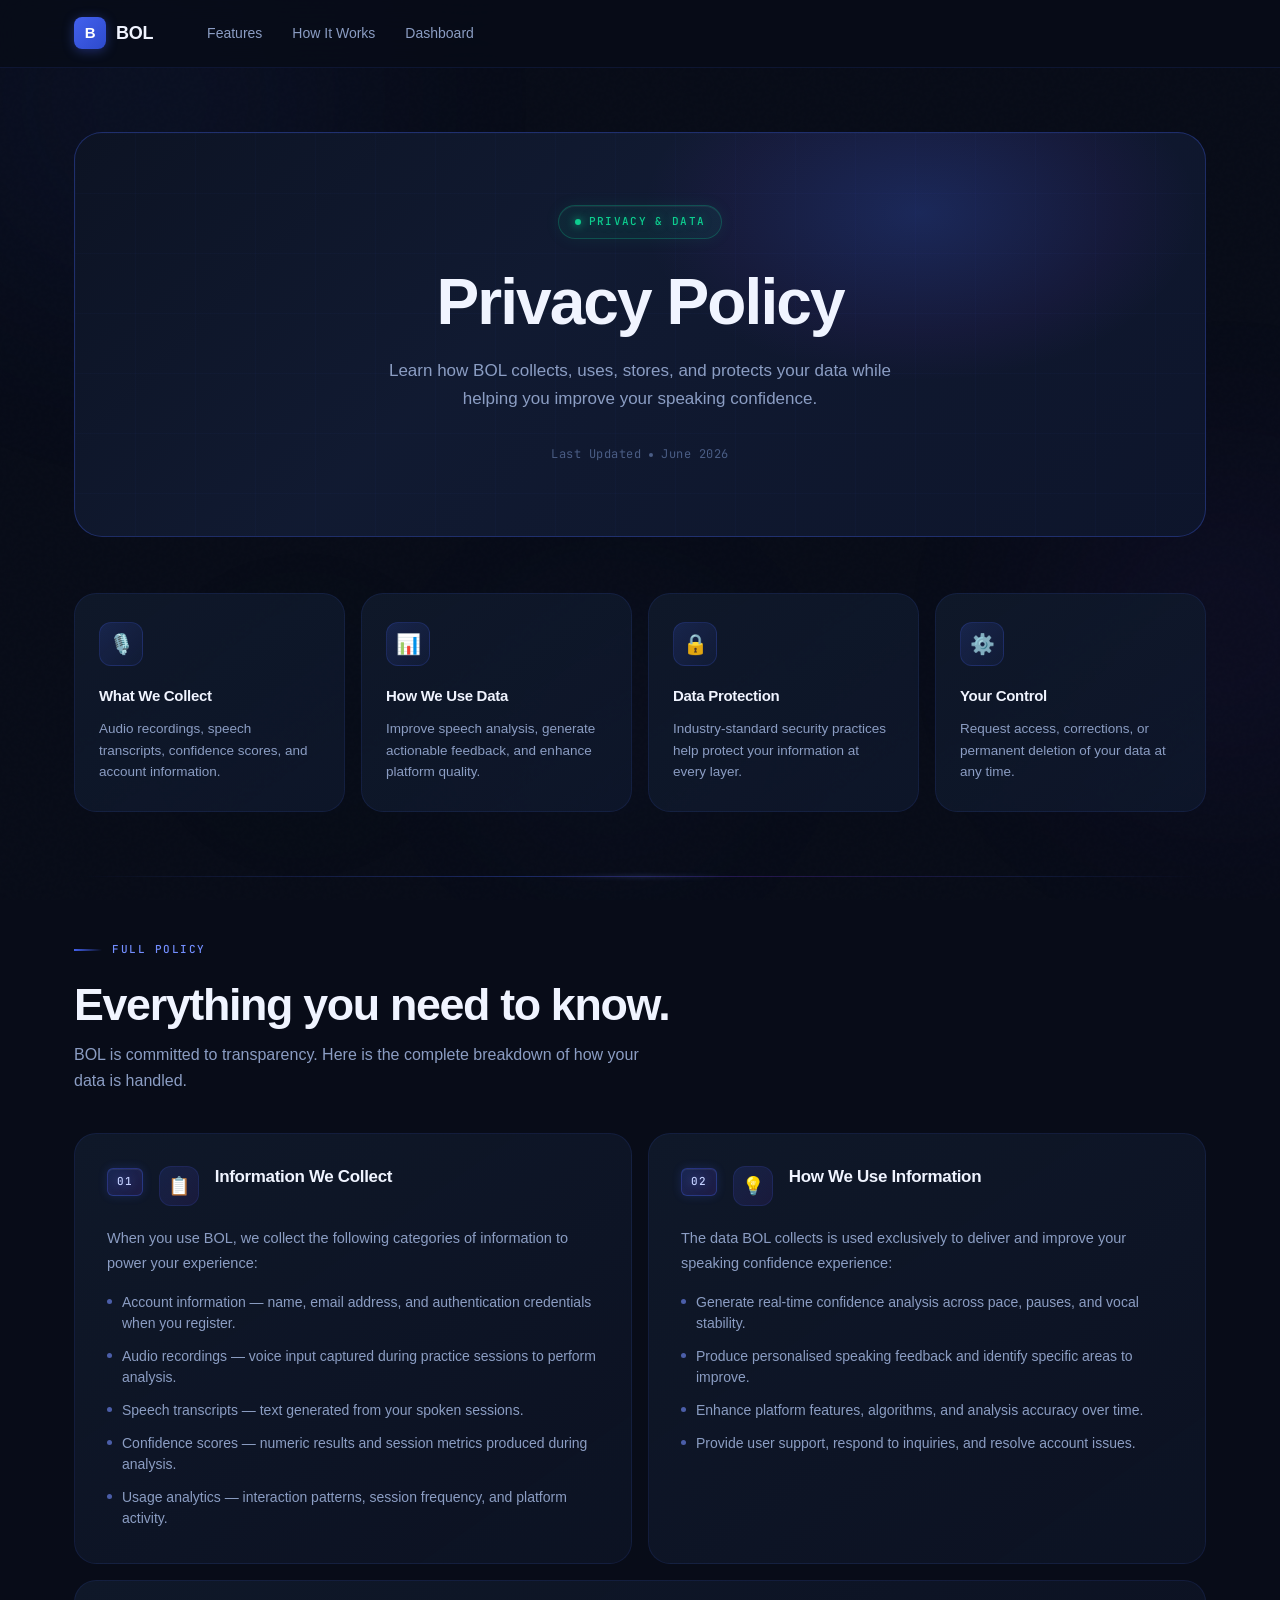
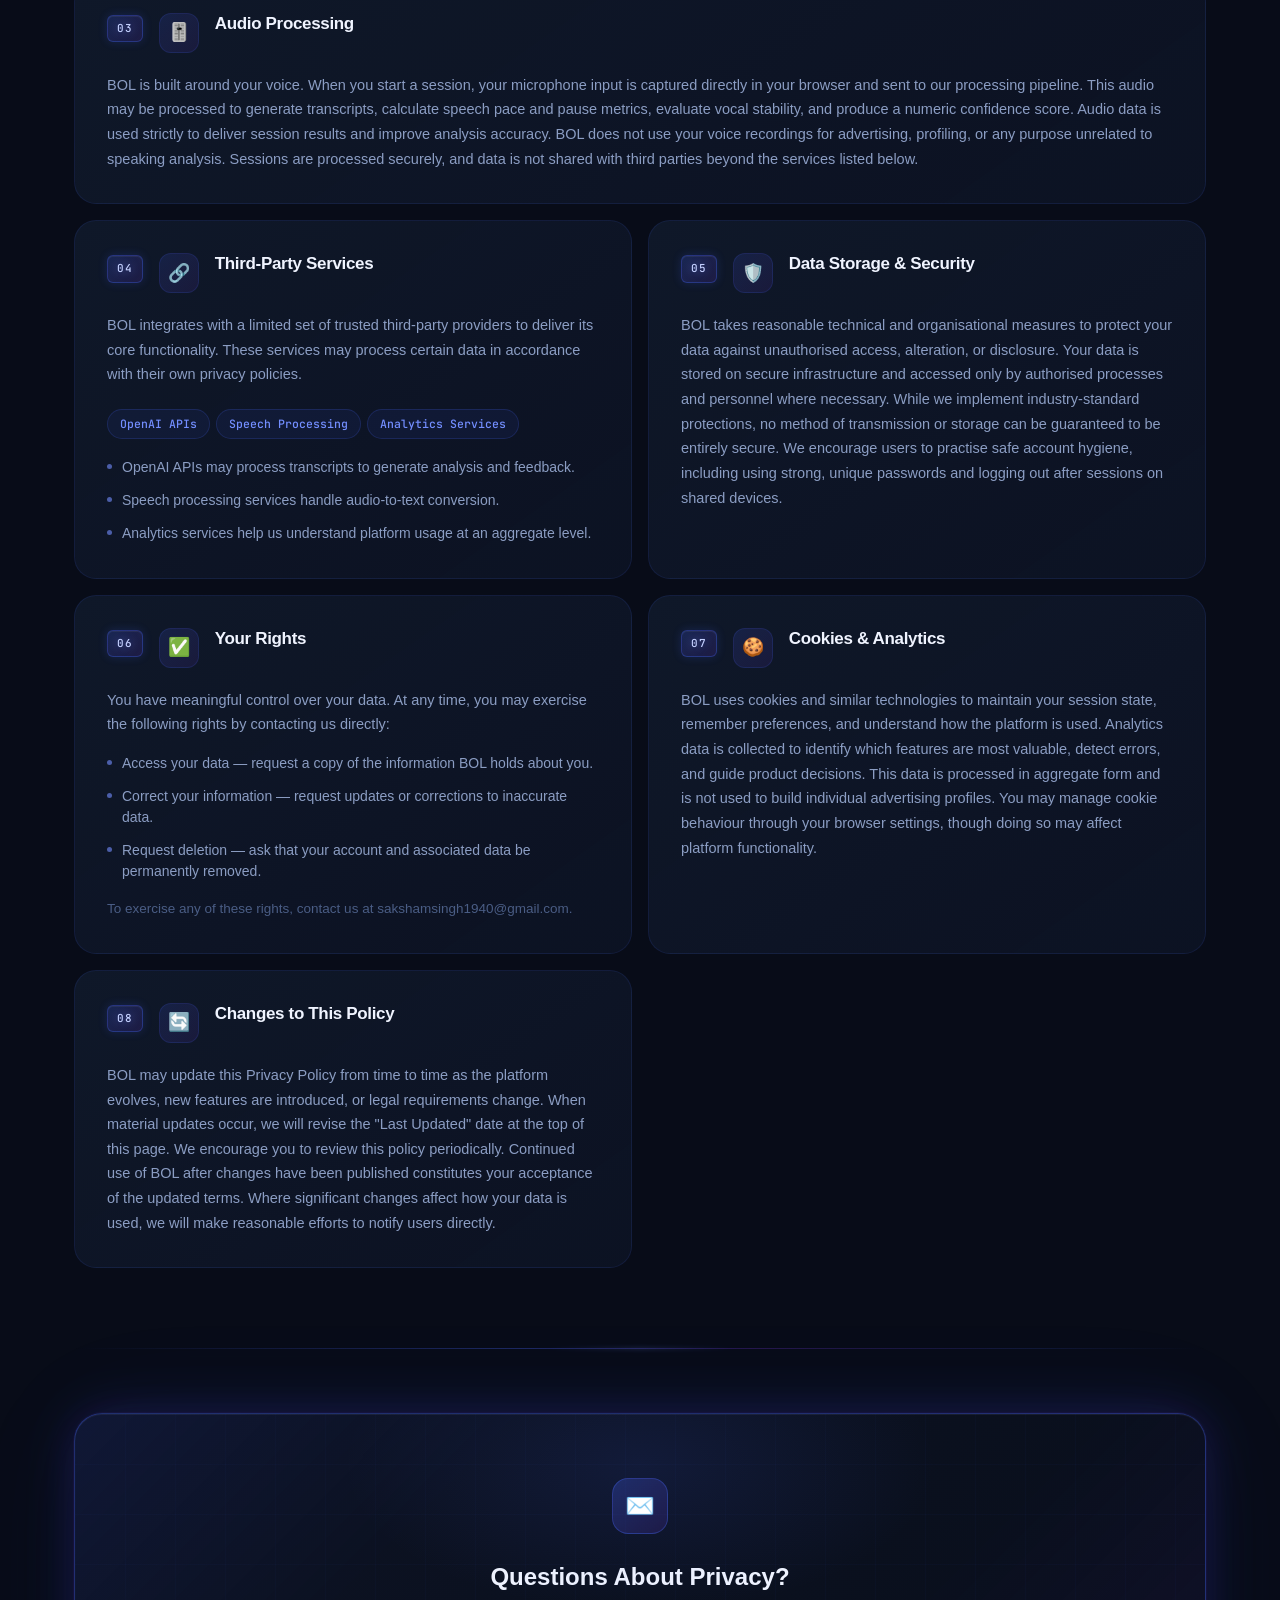
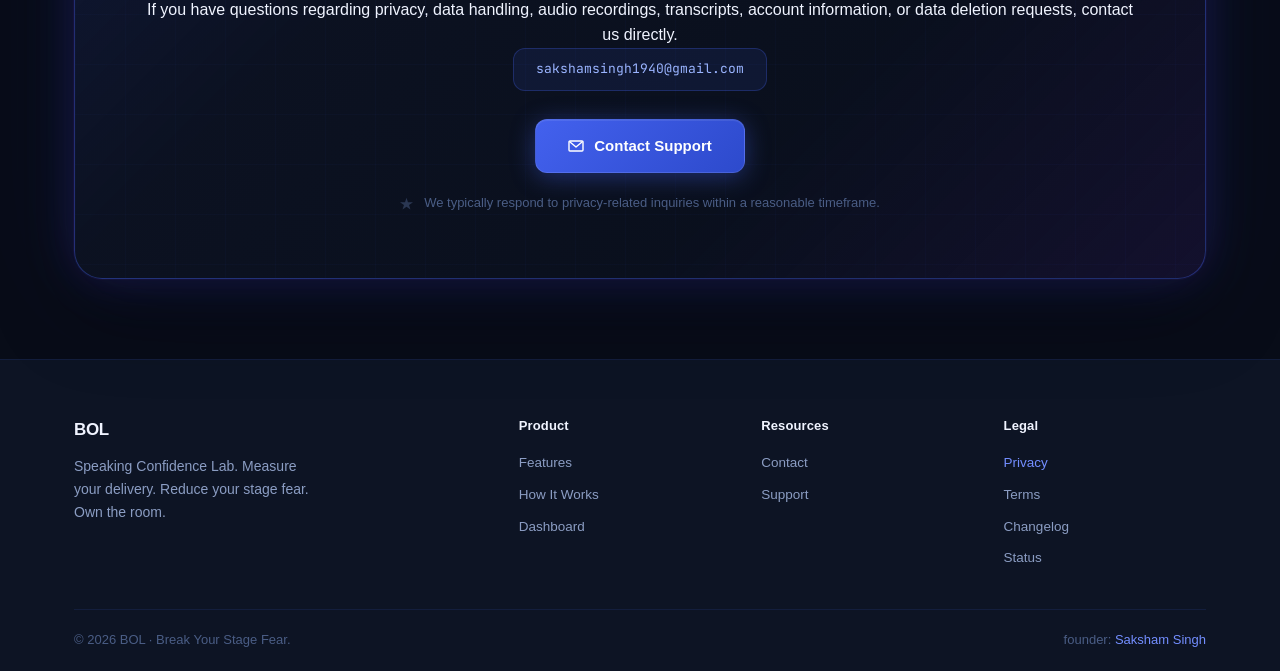
<file: privacy.html>
<link rel="preconnect" href="https://fonts.googleapis.com">
<link rel="preconnect" href="https://fonts.gstatic.com" crossorigin>
<link href="https://fonts.googleapis.com/css2?family=Bricolage+Grotesque:opsz,wght@12..96,400;12..96,500;12..96,600;12..96,700;12..96,800&family=DM+Sans:ital,opsz,wght@0,9..40,300;0,9..40,400;0,9..40,500;0,9..40,600;1,9..40,400&family=JetBrains+Mono:wght@400;500;600&display=swap" rel="stylesheet">

<!DOCTYPE html>
<html lang="en">
<head>
  <meta charset="UTF-8" />
  <meta name="viewport" content="width=device-width, initial-scale=1.0" />
  <title>Privacy Policy — BOL · Break Your Stage Fear</title>
<link rel="preconnect" href="https://fonts.googleapis.com">
<link rel="preconnect" href="https://fonts.gstatic.com" crossorigin>
<link href="https://fonts.googleapis.com/css2?family=Bricolage+Grotesque:opsz,wght@12..96,400;12..96,500;12..96,600;12..96,700;12..96,800&family=DM+Sans:ital,opsz,wght@0,9..40,300;0,9..40,400;0,9..40,500;0,9..40,600;1,9..40,400&family=JetBrains+Mono:wght@400;500;600&display=swap" rel="stylesheet">
<link href="https://fonts.googleapis.com/css2?family=IBM+Plex+Sans:wght@400;500;600&family=IBM+Plex+Mono:wght@400;500;600&display=swap" rel="stylesheet">
  <style>
    /* ======================================
       CSS VARIABLES — BOL DESIGN TOKENS
    ====================================== */
    :root {
      --bg-base:        #080c18;
      --bg-layer1:      #0d1424;
      --bg-layer2:      #111b30;
      --bg-layer3:      #162038;
      --bg-card:        #0f1829;
      --bg-card-hover:  #131e35;

      --blue-core:      #4361ee;
      --blue-light:     #738eff;
      --blue-dim:       #2d4acc;
      --purple-core:    #7c3aed;
      --purple-light:   #a78bfa;
      --orange-accent:  #f97316;
      --teal-accent:    #0dce8f;

      --text-primary:   #f0f4ff;
      --text-secondary: #8b9dc3;
      --text-muted:     #4a5d85;
      --text-label:     #5a7aab;

      --border-subtle:  rgba(67,97,238,0.12);
      --border-dim:     rgba(67,97,238,0.2);
      --border-bright:  rgba(67,97,238,0.45);

      --glow-blue:      0 0 40px rgba(67,97,238,0.18);
      --glow-blue-md:   0 0 60px rgba(67,97,238,0.22);
      --glow-purple:    0 0 40px rgba(124,58,237,0.15);

      --radius-sm:  8px;
      --radius-md:  12px;
      --radius-lg:  16px;
      --radius-xl:  22px;
      --radius-2xl: 28px;

      --font-display: 'Syne', sans-serif;
      --font-body:    'Manrope', sans-serif;
      --font-mono:    'JetBrains Mono', monospace;

      --nav-height: 68px;
    }

    /* ======================================
       RESET & BASE
    ====================================== */
    *, *::before, *::after { box-sizing: border-box; margin: 0; padding: 0; }

    html { scroll-behavior: smooth; }

    body {
      font-family: var(--font-body);
      background: var(--bg-base);
      color: var(--text-primary);
      line-height: 1.6;
      overflow-x: hidden;
      -webkit-font-smoothing: antialiased;
    }

    a { color: inherit; text-decoration: none; }
    ul { list-style: none; }

    /* ======================================
       NOISE TEXTURE OVERLAY
    ====================================== */
    body::before {
      content: '';
      position: fixed;
      inset: 0;
      background-image: url("data:image/svg+xml,%3Csvg viewBox='0 0 256 256' xmlns='http://www.w3.org/2000/svg'%3E%3Cfilter id='noise'%3E%3CfeTurbulence type='fractalNoise' baseFrequency='0.9' numOctaves='4' stitchTiles='stitch'/%3E%3C/filter%3E%3Crect width='100%25' height='100%25' filter='url(%23noise)' opacity='0.03'/%3E%3C/svg%3E");
      pointer-events: none;
      z-index: 0;
      opacity: 0.4;
    }

    /* ======================================
       GLOBAL GRADIENT ORBS (AMBIENT)
    ====================================== */
    .ambient-orbs {
      position: fixed;
      inset: 0;
      pointer-events: none;
      z-index: 0;
      overflow: hidden;
    }
    .orb {
      position: absolute;
      border-radius: 50%;
      filter: blur(100px);
      opacity: 0.09;
      animation: orbDrift 20s ease-in-out infinite alternate;
    }
    .orb-1 {
      width: 700px; height: 700px;
      background: radial-gradient(circle, var(--blue-core), rgba(67,97,238,0.3) 40%, transparent 70%);
      top: -250px; left: -200px;
    }
    .orb-2 {
      width: 550px; height: 550px;
      background: radial-gradient(circle, var(--purple-core), rgba(124,58,237,0.3) 40%, transparent 70%);
      top: 40%; right: -220px;
      animation-delay: -7s;
    }
    .orb-3 {
      width: 450px; height: 450px;
      background: radial-gradient(circle, var(--blue-light), rgba(115,142,255,0.25) 40%, transparent 70%);
      bottom: -50px; left: 30%;
      animation-delay: -13s;
      opacity: 0.05;
    }
    .orb-4 {
      width: 350px; height: 350px;
      background: radial-gradient(circle, var(--teal-accent), rgba(13,206,143,0.2) 40%, transparent 70%);
      top: 60%; left: 10%;
      animation-delay: -4s;
      opacity: 0.04;
    }
    @keyframes orbDrift {
      0%   { transform: translate(0, 0) scale(1); }
      33%  { transform: translate(20px, -15px) scale(1.04); }
      66%  { transform: translate(-10px, 10px) scale(0.97); }
      100% { transform: translate(35px, 22px) scale(1.06); }
    }

    /* ======================================
       LAYOUT WRAPPER
    ====================================== */
    .page-content {
      position: relative;
      z-index: 1;
    }

    .container {
      max-width: 1180px;
      margin: 0 auto;
      padding: 0 24px;
    }

    /* ======================================
       NAVBAR — EXACT MATCH TO HOMEPAGE
    ====================================== */
    .navbar {
      position: sticky;
      top: 0;
      z-index: 100;
      height: var(--nav-height);
      background: rgba(8, 12, 24, 0.85);
      backdrop-filter: blur(20px);
      -webkit-backdrop-filter: blur(20px);
      border-bottom: 1px solid var(--border-subtle);
      display: flex;
      align-items: center;
    }

    .navbar .container {
      display: flex;
      align-items: center;
      width: 100%;
    }

    .nav-logo {
      display: flex;
      align-items: center;
      gap: 10px;
      font-family: var(--font-display);
      font-weight: 700;
      font-size: 18px;
      color: var(--text-primary);
      letter-spacing: -0.3px;
      margin-right: 40px;
      flex-shrink: 0;
    }

    .nav-logo-icon {
      width: 32px; height: 32px;
      background: linear-gradient(135deg, var(--blue-core), var(--blue-dim));
      border-radius: 8px;
      display: flex;
      align-items: center;
      justify-content: center;
      font-weight: 800;
      font-size: 15px;
      color: #fff;
      box-shadow: 0 2px 12px rgba(67,97,238,0.4);
    }

    .nav-links {
      display: flex;
      align-items: center;
      gap: 2px;
      flex: 1;
    }

    .nav-links a {
      font-family: var(--font-body);
      font-size: 14px;
      font-weight: 500;
      color: var(--text-secondary);
      padding: 8px 14px;
      border-radius: var(--radius-sm);
      transition: color 0.2s, background 0.2s;
    }

    .nav-links a:hover {
      color: var(--text-primary);
      background: rgba(255,255,255,0.05);
    }

    .nav-actions {
      display: flex;
      align-items: center;
      gap: 10px;
    }

    .btn-login {
      font-family: var(--font-body);
      font-size: 14px;
      font-weight: 500;
      color: var(--text-secondary);
      padding: 8px 18px;
      border: 1px solid var(--border-dim);
      border-radius: var(--radius-md);
      background: transparent;
      cursor: pointer;
      transition: color 0.2s, border-color 0.2s, background 0.2s;
    }
    .btn-login:hover {
      color: var(--text-primary);
      border-color: var(--border-bright);
      background: rgba(67,97,238,0.06);
    }

    .btn-start {
      font-family: var(--font-body);
      font-size: 14px;
      font-weight: 600;
      color: #fff;
      padding: 9px 20px;
      background: linear-gradient(135deg, var(--blue-core) 0%, var(--blue-dim) 100%);
      border: none;
      border-radius: var(--radius-md);
      cursor: pointer;
      display: flex;
      align-items: center;
      gap: 8px;
      box-shadow: 0 2px 16px rgba(67,97,238,0.35);
      transition: transform 0.2s, box-shadow 0.2s, background 0.2s;
    }
    .btn-start:hover {
      transform: translateY(-1px);
      box-shadow: 0 4px 24px rgba(67,97,238,0.5);
      background: linear-gradient(135deg, #5571ff 0%, var(--blue-core) 100%);
    }
    .btn-start svg { width: 14px; height: 14px; }

    /* ======================================
       HERO SECTION
    ====================================== */
    .hero-section {
      padding: 64px 0 56px;
    }

    @keyframes heroGlowPulse {
      0%, 100% { box-shadow: 0 0 40px rgba(67,97,238,0.18), 0 0 80px rgba(67,97,238,0.06), 0 24px 80px rgba(0,0,0,0.4), inset 0 1px 0 rgba(255,255,255,0.06); }
      50%       { box-shadow: 0 0 60px rgba(67,97,238,0.28), 0 0 120px rgba(67,97,238,0.10), 0 24px 80px rgba(0,0,0,0.4), inset 0 1px 0 rgba(255,255,255,0.06); }
    }

    @keyframes heroBeamDrift {
      0%   { transform: translateX(-50%) translateY(0px) scale(1);   opacity: 0.18; }
      50%  { transform: translateX(-50%) translateY(-14px) scale(1.08); opacity: 0.26; }
      100% { transform: translateX(-50%) translateY(0px) scale(1);   opacity: 0.18; }
    }

    .hero-card {
      position: relative;
      background: linear-gradient(135deg,
        rgba(13, 20, 36, 0.96) 0%,
        rgba(18, 28, 52, 0.93) 40%,
        rgba(14, 22, 44, 0.96) 100%
      );
      border: 1px solid rgba(67,97,238,0.32);
      border-radius: var(--radius-2xl);
      padding: 72px 60px;
      overflow: hidden;
      animation: heroGlowPulse 5s ease-in-out infinite;
      text-align: center;
    }

    /* Hero animated beam */
    .hero-card::before {
      content: '';
      position: absolute;
      top: -90px; left: 50%;
      width: 560px; height: 340px;
      background: radial-gradient(ellipse, rgba(67,97,238,0.22) 0%, rgba(124,58,237,0.06) 50%, transparent 70%);
      pointer-events: none;
      animation: heroBeamDrift 6s ease-in-out infinite;
    }

    /* subtle grid lines */
    .hero-card::after {
      content: '';
      position: absolute;
      inset: 0;
      background-image:
        linear-gradient(rgba(67,97,238,0.03) 1px, transparent 1px),
        linear-gradient(90deg, rgba(67,97,238,0.03) 1px, transparent 1px);
      background-size: 60px 60px;
      border-radius: inherit;
      pointer-events: none;
    }

    .hero-badge {
      display: inline-flex;
      align-items: center;
      gap: 8px;
      font-family: var(--font-mono);
      font-size: 11px;
      font-weight: 500;
      color: var(--teal-accent);
      letter-spacing: 0.12em;
      text-transform: uppercase;
      background: rgba(13,206,143,0.07);
      border: 1px solid rgba(13,206,143,0.25);
      border-radius: 100px;
      padding: 7px 16px;
      margin-bottom: 28px;
      position: relative;
      z-index: 1;
      box-shadow: 0 0 16px rgba(13,206,143,0.08), inset 0 1px 0 rgba(255,255,255,0.05);
      text-shadow: 0 0 10px rgba(13,206,143,0.4);
    }

    .hero-badge::before {
      content: '';
      width: 6px; height: 6px;
      border-radius: 50%;
      background: var(--teal-accent);
      box-shadow: 0 0 8px var(--teal-accent);
      animation: pulse 2s ease-in-out infinite;
    }

    @keyframes pulse {
      0%, 100% { opacity: 1; }
      50%       { opacity: 0.4; }
    }

    .hero-title {
      font-family: var(--font-display);
      font-size: clamp(2.6rem, 5vw, 4rem);
      font-weight: 800;
      color: var(--text-primary);
      letter-spacing: -0.03em;
      line-height: 1.1;
      margin-bottom: 20px;
      position: relative;
      z-index: 1;
    }

    .hero-subtitle {
      font-family: var(--font-body);
      font-size: 17px;
      font-weight: 400;
      color: var(--text-secondary);
      max-width: 540px;
      margin: 0 auto 32px;
      line-height: 1.65;
      position: relative;
      z-index: 1;
    }

    .hero-meta {
      display: inline-flex;
      align-items: center;
      gap: 8px;
      font-family: var(--font-mono);
      font-size: 12px;
      color: var(--text-muted);
      letter-spacing: 0.04em;
      position: relative;
      z-index: 1;
    }

    .hero-meta-dot {
      width: 4px; height: 4px;
      border-radius: 50%;
      background: var(--text-muted);
    }

    /* ======================================
       SECTION LABELS (like homepage)
    ====================================== */
    .section-label {
      display: flex;
      align-items: center;
      gap: 10px;
      font-family: var(--font-mono);
      font-size: 11px;
      font-weight: 500;
      color: var(--blue-light);
      letter-spacing: 0.14em;
      text-transform: uppercase;
      margin-bottom: 20px;
    }

    .section-label::before {
      content: '';
      display: block;
      width: 28px; height: 1.5px;
      background: linear-gradient(90deg, var(--blue-core), transparent);
    }

    /* ======================================
       SUMMARY CARDS SECTION
    ====================================== */
    .summary-section {
      padding: 0 0 64px;
    }

    .summary-grid {
      display: grid;
      grid-template-columns: repeat(4, 1fr);
      gap: 16px;
    }

    @keyframes shimmerSweep {
      0%   { transform: translateX(-100%) skewX(-12deg); }
      100% { transform: translateX(250%) skewX(-12deg); }
    }

    .summary-card {
      position: relative;
      background: linear-gradient(145deg, var(--bg-card) 0%, rgba(15,24,45,0.8) 100%);
      border: 1px solid var(--border-subtle);
      border-radius: var(--radius-xl);
      padding: 28px 24px;
      overflow: hidden;
      cursor: default;
      perspective: 900px;
      transform-style: preserve-3d;
      transition: transform 0.35s cubic-bezier(0.34,1.56,0.64,1),
                  border-color 0.3s ease,
                  box-shadow 0.35s ease,
                  background 0.3s ease;
    }

    .summary-card::after {
      content: '';
      position: absolute;
      inset: 0;
      background: linear-gradient(105deg,
        transparent 35%,
        rgba(255,255,255,0.04) 45%,
        rgba(255,255,255,0.06) 50%,
        rgba(255,255,255,0.04) 55%,
        transparent 65%
      );
      transform: translateX(-100%) skewX(-12deg);
      pointer-events: none;
      border-radius: inherit;
    }

    .summary-card:hover::after {
      animation: shimmerSweep 0.65s ease forwards;
    }

    .summary-card:hover {
      transform: translateY(-7px) scale(1.015);
      border-color: rgba(67,97,238,0.5);
      box-shadow:
        0 0 0 1px rgba(67,97,238,0.12),
        0 0 30px rgba(67,97,238,0.2),
        0 0 60px rgba(67,97,238,0.08),
        0 20px 50px rgba(0,0,0,0.35);
    }

    .summary-icon {
      width: 44px; height: 44px;
      border-radius: var(--radius-md);
      background: linear-gradient(135deg, rgba(67,97,238,0.18), rgba(67,97,238,0.06));
      border: 1px solid rgba(67,97,238,0.2);
      display: flex;
      align-items: center;
      justify-content: center;
      font-size: 20px;
      margin-bottom: 18px;
      transition: background 0.3s, box-shadow 0.3s, transform 0.3s cubic-bezier(0.34,1.56,0.64,1);
    }

    .summary-card:hover .summary-icon {
      background: linear-gradient(135deg, rgba(67,97,238,0.35), rgba(124,58,237,0.15));
      box-shadow: 0 0 0 1px rgba(67,97,238,0.3), 0 0 24px rgba(67,97,238,0.3);
      transform: scale(1.08);
    }

    .summary-title {
      font-family: var(--font-display);
      font-size: 15px;
      font-weight: 700;
      color: var(--text-primary);
      margin-bottom: 10px;
      letter-spacing: -0.02em;
    }

    .summary-desc {
      font-family: var(--font-body);
      font-size: 13.5px;
      color: var(--text-secondary);
      line-height: 1.6;
    }

    /* ======================================
       PRIVACY CONTENT SECTIONS
    ====================================== */
    .content-section {
      padding: 0 0 80px;
    }

    .content-header {
      margin-bottom: 40px;
    }

    .content-title {
      font-family: var(--font-display);
      font-size: clamp(2rem, 3.5vw, 2.8rem);
      font-weight: 800;
      color: var(--text-primary);
      letter-spacing: -0.03em;
      line-height: 1.15;
    }

    .content-subtitle {
      font-family: var(--font-body);
      font-size: 16px;
      color: var(--text-secondary);
      margin-top: 12px;
      max-width: 600px;
    }

    .policy-grid {
      display: grid;
      grid-template-columns: 1fr 1fr;
      gap: 16px;
    }

    .policy-card {
      position: relative;
      background: linear-gradient(145deg, var(--bg-card) 0%, rgba(13, 19, 36, 0.9) 100%);
      border: 1px solid var(--border-subtle);
      border-radius: var(--radius-xl);
      padding: 32px;
      overflow: hidden;
      transition: border-color 0.3s ease, transform 0.3s cubic-bezier(0.22,1,0.36,1), box-shadow 0.3s ease, background 0.3s ease;
    }

    .policy-card::before {
      content: '';
      position: absolute;
      top: 0; left: 0;
      width: 2px; height: 100%;
      background: linear-gradient(180deg,
        transparent 0%,
        rgba(67,97,238,0.6) 40%,
        rgba(124,58,237,0.4) 70%,
        transparent 100%
      );
      opacity: 0;
      transition: opacity 0.35s ease;
      border-radius: 2px 0 0 2px;
    }

    .policy-card:hover::before { opacity: 1; }

    /* policy-card:hover is defined below with spotlight effect */

    .policy-card-full {
      grid-column: 1 / -1;
    }

    /* inner accent line */
    .policy-card::after {
      content: '';
      position: absolute;
      top: 0; left: 28px;
      width: 0; height: 2px;
      background: linear-gradient(90deg, var(--blue-core), var(--purple-core), transparent);
      transition: width 0.4s cubic-bezier(0.22,1,0.36,1), opacity 0.3s;
      opacity: 0;
    }
    .policy-card:hover::after {
      width: 80px;
      opacity: 1;
    }

    .policy-card-header {
      display: flex;
      align-items: flex-start;
      gap: 16px;
      margin-bottom: 20px;
    }

    .policy-card-num {
      font-family: var(--font-mono);
      font-size: 11px;
      font-weight: 500;
      color: #c4d0ff;
      letter-spacing: 0.08em;
      background: linear-gradient(135deg, rgba(67,97,238,0.22) 0%, rgba(124,58,237,0.14) 100%);
      border: 1px solid rgba(67,97,238,0.32);
      border-radius: 6px;
      padding: 4px 9px;
      flex-shrink: 0;
      margin-top: 2px;
      box-shadow: 0 0 10px rgba(67,97,238,0.2), inset 0 1px 0 rgba(255,255,255,0.06);
      text-shadow: 0 0 8px rgba(115,142,255,0.5);
      transition: box-shadow 0.3s, border-color 0.3s, transform 0.25s cubic-bezier(0.34,1.56,0.64,1);
    }

    .policy-card:hover .policy-card-num {
      box-shadow: 0 0 16px rgba(67,97,238,0.4), 0 0 4px rgba(124,58,237,0.2), inset 0 1px 0 rgba(255,255,255,0.08);
      border-color: rgba(67,97,238,0.5);
      transform: scale(1.05);
    }

    .policy-card-icon {
      width: 40px; height: 40px;
      border-radius: var(--radius-md);
      background: linear-gradient(135deg, rgba(67,97,238,0.15), rgba(124,58,237,0.1));
      border: 1px solid rgba(67,97,238,0.15);
      display: flex;
      align-items: center;
      justify-content: center;
      font-size: 18px;
      flex-shrink: 0;
      transition: background 0.3s, box-shadow 0.3s, border-color 0.3s, transform 0.3s cubic-bezier(0.34,1.56,0.64,1);
    }

    .policy-card:hover .policy-card-icon {
      background: linear-gradient(135deg, rgba(67,97,238,0.28), rgba(124,58,237,0.18));
      border-color: rgba(67,97,238,0.3);
      box-shadow: 0 0 16px rgba(67,97,238,0.25);
      transform: scale(1.06) translateY(-1px);
    }

    .policy-card-meta { flex: 1; }

    .policy-card-title {
      font-family: var(--font-display);
      font-size: 17px;
      font-weight: 700;
      color: var(--text-primary);
      letter-spacing: -0.02em;
      line-height: 1.3;
    }

    .policy-card-body {
      font-family: var(--font-body);
      font-size: 14.5px;
      color: var(--text-secondary);
      line-height: 1.7;
    }

    .policy-list {
      margin-top: 14px;
      display: flex;
      flex-direction: column;
      gap: 8px;
    }

    .policy-list-item {
      display: flex;
      align-items: flex-start;
      gap: 10px;
      font-size: 14px;
      color: var(--text-secondary);
      line-height: 1.5;
      transition: color 0.2s ease;
      padding: 2px 0;
    }

    .policy-list-item:hover { color: rgba(178,196,240,0.9); }

    .policy-list-item::before {
      content: '';
      width: 5px; height: 5px;
      border-radius: 50%;
      background: var(--blue-light);
      margin-top: 7px;
      flex-shrink: 0;
      opacity: 0.6;
      transition: opacity 0.2s, box-shadow 0.2s;
    }

    .policy-list-item:hover::before {
      opacity: 1;
      box-shadow: 0 0 6px rgba(115,142,255,0.5);
    }

    /* Tag chips */
    .chip {
      display: inline-flex;
      align-items: center;
      gap: 6px;
      font-family: var(--font-mono);
      font-size: 11.5px;
      font-weight: 500;
      color: var(--blue-light);
      background: rgba(67,97,238,0.08);
      border: 1px solid rgba(67,97,238,0.2);
      border-radius: 100px;
      padding: 4px 12px;
      margin-right: 6px;
      margin-top: 6px;
      transition: background 0.2s, border-color 0.2s, color 0.2s, box-shadow 0.2s, transform 0.2s;
      cursor: default;
    }

    .chip:hover {
      background: rgba(67,97,238,0.16);
      border-color: rgba(67,97,238,0.4);
      color: #c4d4ff;
      box-shadow: 0 0 10px rgba(67,97,238,0.2);
      transform: translateY(-1px);
    }

    .chip-row {
      margin-top: 16px;
      display: flex;
      flex-wrap: wrap;
    }

    /* ======================================
       CONTACT CARD
    ====================================== */
    .contact-section {
      padding: 0 0 80px;
    }

    .contact-card {
      position: relative;
      background: linear-gradient(135deg,
        rgba(67,97,238,0.14) 0%,
        rgba(12,18,34,0.97) 28%,
        rgba(10,16,30,0.97) 65%,
        rgba(124,58,237,0.10) 100%
      );
      border: 1px solid rgba(67,97,238,0.38);
      border-radius: var(--radius-2xl);
      padding: 64px;
      overflow: hidden;
      text-align: center;
      box-shadow:
        0 0 0 1px rgba(124,58,237,0.06),
        0 0 60px rgba(67,97,238,0.16),
        0 0 120px rgba(67,97,238,0.06),
        0 0 40px rgba(124,58,237,0.1),
        0 32px 80px rgba(0,0,0,0.4),
        inset 0 1px 0 rgba(255,255,255,0.05);
    }

    .contact-card::before {
      content: '';
      position: absolute;
      top: -100px; left: 50%;
      transform: translateX(-50%);
      width: 600px; height: 300px;
      background: radial-gradient(ellipse, rgba(67,97,238,0.12) 0%, transparent 70%);
      pointer-events: none;
    }

    .contact-card::after {
      content: '';
      position: absolute;
      inset: 0;
      background-image:
        linear-gradient(rgba(67,97,238,0.03) 1px, transparent 1px),
        linear-gradient(90deg, rgba(67,97,238,0.03) 1px, transparent 1px);
      background-size: 50px 50px;
      border-radius: inherit;
      pointer-events: none;
    }

    @keyframes contactIconPulse {
      0%, 100% { box-shadow: 0 0 16px rgba(67,97,238,0.2), inset 0 1px 0 rgba(255,255,255,0.06); }
      50%       { box-shadow: 0 0 28px rgba(67,97,238,0.38), 0 0 8px rgba(124,58,237,0.15), inset 0 1px 0 rgba(255,255,255,0.06); }
    }

    .contact-icon {
      width: 56px; height: 56px;
      border-radius: 16px;
      background: linear-gradient(135deg, rgba(67,97,238,0.28), rgba(124,58,237,0.14));
      border: 1px solid rgba(67,97,238,0.35);
      display: flex;
      align-items: center;
      justify-content: center;
      font-size: 24px;
      margin: 0 auto 24px;
      position: relative;
      z-index: 1;
      animation: contactIconPulse 3s ease-in-out infinite;
    }

    .contact-email {
      display: inline-block;
      font-family: var(--font-mono);
      font-size: 13px;
      color: #9ab4ff;
      background: rgba(67,97,238,0.1);
      border: 1px solid rgba(67,97,238,0.28);
      border-radius: var(--radius-md);
      padding: 10px 22px;
      margin-bottom: 28px;
      position: relative;
      z-index: 1;
      transition: background 0.25s, border-color 0.25s, box-shadow 0.25s, color 0.25s;
    }

    .contact-email:hover {
      background: rgba(67,97,238,0.18);
      border-color: rgba(67,97,238,0.5);
      color: #c0d0ff;
      box-shadow: 0 0 16px rgba(67,97,238,0.2), 0 0 4px rgba(67,97,238,0.1);
    }

    .btn-contact {
      display: inline-flex;
      align-items: center;
      gap: 10px;
      font-family: var(--font-body);
      font-size: 15px;
      font-weight: 600;
      color: #fff;
      background: linear-gradient(135deg, var(--blue-core), var(--blue-dim));
      border: 1px solid rgba(255,255,255,0.1);
      border-radius: var(--radius-md);
      padding: 14px 32px;
      cursor: pointer;
      box-shadow: 0 4px 24px rgba(67,97,238,0.4), 0 1px 0 rgba(255,255,255,0.08) inset;
      position: relative;
      z-index: 1;
      overflow: hidden;
      transition: transform 0.25s cubic-bezier(0.34,1.56,0.64,1), box-shadow 0.25s ease, background 0.25s ease;
    }

    .btn-contact::after {
      content: '';
      position: absolute;
      top: 0; left: -75%;
      width: 50%; height: 100%;
      background: linear-gradient(105deg, transparent, rgba(255,255,255,0.12), transparent);
      transform: skewX(-20deg);
      transition: left 0.5s ease;
    }

    .btn-contact:hover::after {
      left: 130%;
    }

    .btn-contact:hover {
      transform: translateY(-3px) scale(1.02);
      box-shadow: 0 12px 40px rgba(67,97,238,0.55), 0 4px 12px rgba(67,97,238,0.3), 0 1px 0 rgba(255,255,255,0.1) inset;
      background: linear-gradient(135deg, #5a74ff, var(--blue-core));
    }

    .contact-trust {
      margin-top: 20px;
      font-family: var(--font-body);
      font-size: 13px;
      color: var(--text-muted);
      position: relative;
      z-index: 1;
    }

    .contact-trust span {
      display: inline-flex;
      align-items: center;
      gap: 6px;
    }

    /* Mouse-follow spotlight glow on policy cards */
    .policy-card {
      --mouse-x: 50%;
      --mouse-y: 50%;
    }

    .policy-card:hover {
      background: radial-gradient(
        circle 180px at var(--mouse-x) var(--mouse-y),
        rgba(67,97,238,0.07) 0%,
        transparent 70%
      ),
      linear-gradient(145deg, rgba(16,24,44,1) 0%, rgba(14,22,40,0.95) 100%);
      border-color: rgba(67,97,238,0.35);
      transform: translateY(-3px);
      box-shadow:
        0 0 0 1px rgba(67,97,238,0.08),
        0 12px 40px rgba(0,0,0,0.3),
        0 0 30px rgba(67,97,238,0.12),
        inset 0 1px 0 rgba(255,255,255,0.03);
    }

    /* ======================================
       FOOTER — EXACT MATCH TO HOMEPAGE
    ====================================== */
    .footer {
      background: var(--bg-layer1);
      border-top: 1px solid var(--border-subtle);
      padding: 56px 0 0;
    }

    .footer-grid {
      display: grid;
      grid-template-columns: 2fr 1fr 1fr 1fr;
      gap: 40px;
      padding-bottom: 40px;
    }

    .footer-brand-title {
      font-family: var(--font-display);
      font-size: 17px;
      font-weight: 800;
      color: var(--text-primary);
      letter-spacing: -0.02em;
      margin-bottom: 12px;
    }

    .footer-brand-desc {
      font-family: var(--font-body);
      font-size: 14px;
      color: var(--text-secondary);
      line-height: 1.65;
      max-width: 240px;
    }

    .footer-col-title {
      font-family: var(--font-body);
      font-size: 13px;
      font-weight: 600;
      color: var(--text-primary);
      letter-spacing: 0.01em;
      margin-bottom: 16px;
    }

    .footer-links {
      display: flex;
      flex-direction: column;
      gap: 10px;
    }

    .footer-links a {
      font-family: var(--font-body);
      font-size: 13.5px;
      color: var(--text-secondary);
      transition: color 0.2s ease, transform 0.2s cubic-bezier(0.22,1,0.36,1);
      display: inline-block;
    }

    .footer-links a:hover {
      color: var(--text-primary);
      transform: translateX(3px);
    }

    .footer-bottom {
      border-top: 1px solid var(--border-subtle);
      padding: 20px 0;
      display: flex;
      align-items: center;
      justify-content: space-between;
    }

    .footer-copyright {
      font-family: var(--font-body);
      font-size: 13px;
      color: var(--text-muted);
    }

    .footer-founder {
      font-family: var(--font-body);
      font-size: 13px;
      color: var(--text-muted);
    }

    .footer-founder a {
      color: var(--blue-light);
      font-weight: 500;
      transition: color 0.2s;
    }

    .footer-founder a:hover { color: var(--text-primary); }

    /* ======================================
       DIVIDER
    ====================================== */
    .section-divider {
      height: 1px;
      background: linear-gradient(90deg,
        transparent 0%,
        rgba(67,97,238,0.15) 15%,
        rgba(67,97,238,0.35) 40%,
        rgba(124,58,237,0.25) 60%,
        rgba(67,97,238,0.15) 85%,
        transparent 100%
      );
      margin-bottom: 64px;
      position: relative;
    }

    .section-divider::after {
      content: '';
      position: absolute;
      top: 0; left: 50%;
      transform: translateX(-50%);
      width: 200px; height: 1px;
      background: linear-gradient(90deg, transparent, rgba(115,142,255,0.5), transparent);
      filter: blur(2px);
    }

    /* ======================================
       RESPONSIVE
    ====================================== */
    @media (max-width: 1024px) {
      .summary-grid {
        grid-template-columns: repeat(2, 1fr);
      }
      .footer-grid {
        grid-template-columns: 1fr 1fr;
      }
    }

    @media (max-width: 768px) {
      .hero-card { padding: 48px 28px; }
      .policy-grid { grid-template-columns: 1fr; }
      .contact-card { padding: 40px 24px; }
      .nav-links { display: none; }
      .summary-grid { grid-template-columns: 1fr; }
      .footer-grid { grid-template-columns: 1fr 1fr; gap: 32px; }
    }

    @media (max-width: 520px) {
      .container { padding: 0 16px; }
      .hero-card { padding: 40px 20px; }
      .hero-title { font-size: 2.2rem; }
      .footer-grid { grid-template-columns: 1fr; }
      .footer-bottom { flex-direction: column; gap: 8px; text-align: center; }
      .policy-card { padding: 24px 20px; }
    }

    /* ======================================
       PAGE ENTRY ANIMATIONS
    ====================================== */
    @keyframes fadeUp {
      from { opacity: 0; transform: translateY(20px); }
      to   { opacity: 1; transform: translateY(0); }
    }

    .animate-in {
      animation: fadeUp 0.55s cubic-bezier(0.22,1,0.36,1) both;
    }

    .delay-1 { animation-delay: 0.08s; }
    .delay-2 { animation-delay: 0.16s; }
    .delay-3 { animation-delay: 0.24s; }
    .delay-4 { animation-delay: 0.32s; }
    .delay-5 { animation-delay: 0.40s; }

    /* scroll-triggered reveal */
    .reveal {
      opacity: 0;
      transform: translateY(16px);
      transition: opacity 0.55s cubic-bezier(0.22,1,0.36,1),
                  transform 0.55s cubic-bezier(0.22,1,0.36,1);
    }
    .reveal.visible {
      opacity: 1;
      transform: translateY(0);
    }
  </style>
</head>
<body>

  <!-- AMBIENT ORBS -->
  <div class="ambient-orbs">
    <div class="orb orb-1"></div>
    <div class="orb orb-2"></div>
    <div class="orb orb-3"></div>
    <div class="orb orb-4"></div>
  </div>

  <div class="page-content">

    <!-- ============================
         NAVBAR
    ============================ -->
    <nav class="navbar">
      <div class="container">
        <a href="#" class="nav-logo">
          <div class="nav-logo-icon">B</div>
          BOL
        </a>
        <div class="nav-links">
          <a href="BOL.html#features">Features</a>
          <a href="view demoreport.html">How It Works</a>
          <a href="BOL.html#dashboard">Dashboard</a>
        </div>
        <div class="nav-actions">
      
            <svg viewBox="0 0 16 16" fill="none" xmlns="http://www.w3.org/2000/svg">
              <path d="M3 8h10M9 4l4 4-4 4" stroke="currentColor" stroke-width="1.8" stroke-linecap="round" stroke-linejoin="round"/>
            </svg>
          </button>
        </div>
      </div>
    </nav>

    <!-- ============================
         HERO
    ============================ -->
    <section class="hero-section">
      <div class="container">
        <div class="hero-card animate-in">
          <div class="hero-badge">Privacy &amp; Data</div>
          <h1 class="hero-title">Privacy Policy</h1>
          <p class="hero-subtitle">
            Learn how BOL collects, uses, stores, and protects your data while helping you improve your speaking confidence.
          </p>
          <div class="hero-meta">
            <span>Last Updated</span>
            <div class="hero-meta-dot"></div>
            <span>June 2026</span>
          </div>
        </div>
      </div>
    </section>

    <!-- ============================
         SUMMARY CARDS
    ============================ -->
    <section class="summary-section">
      <div class="container">
        <div class="summary-grid">

          <div class="summary-card reveal">
            <div class="summary-icon">🎙️</div>
            <div class="summary-title">What We Collect</div>
            <p class="summary-desc">Audio recordings, speech transcripts, confidence scores, and account information.</p>
          </div>

          <div class="summary-card reveal">
            <div class="summary-icon">📊</div>
            <div class="summary-title">How We Use Data</div>
            <p class="summary-desc">Improve speech analysis, generate actionable feedback, and enhance platform quality.</p>
          </div>

          <div class="summary-card reveal">
            <div class="summary-icon">🔒</div>
            <div class="summary-title">Data Protection</div>
            <p class="summary-desc">Industry-standard security practices help protect your information at every layer.</p>
          </div>

          <div class="summary-card reveal">
            <div class="summary-icon">⚙️</div>
            <div class="summary-title">Your Control</div>
            <p class="summary-desc">Request access, corrections, or permanent deletion of your data at any time.</p>
          </div>

        </div>
      </div>
    </section>

    <div class="container"><div class="section-divider"></div></div>

    <!-- ============================
         MAIN POLICY CONTENT
    ============================ -->
    <section class="content-section">
      <div class="container">

        <div class="content-header reveal">
          <div class="section-label">Full Policy</div>
          <h2 class="content-title">Everything you need to know.</h2>
          <p class="content-subtitle">BOL is committed to transparency. Here is the complete breakdown of how your data is handled.</p>
        </div>

        <div class="policy-grid">

          <!-- 01 Information We Collect -->
          <div class="policy-card reveal">
            <div class="policy-card-header">
              <span class="policy-card-num">01</span>
              <div class="policy-card-icon">📋</div>
              <div class="policy-card-meta">
                <div class="policy-card-title">Information We Collect</div>
              </div>
            </div>
            <div class="policy-card-body">
              When you use BOL, we collect the following categories of information to power your experience:
              <div class="policy-list">
                <div class="policy-list-item">Account information — name, email address, and authentication credentials when you register.</div>
                <div class="policy-list-item">Audio recordings — voice input captured during practice sessions to perform analysis.</div>
                <div class="policy-list-item">Speech transcripts — text generated from your spoken sessions.</div>
                <div class="policy-list-item">Confidence scores — numeric results and session metrics produced during analysis.</div>
                <div class="policy-list-item">Usage analytics — interaction patterns, session frequency, and platform activity.</div>
              </div>
            </div>
          </div>

          <!-- 02 How We Use Information -->
          <div class="policy-card reveal">
            <div class="policy-card-header">
              <span class="policy-card-num">02</span>
              <div class="policy-card-icon">💡</div>
              <div class="policy-card-meta">
                <div class="policy-card-title">How We Use Information</div>
              </div>
            </div>
            <div class="policy-card-body">
              The data BOL collects is used exclusively to deliver and improve your speaking confidence experience:
              <div class="policy-list">
                <div class="policy-list-item">Generate real-time confidence analysis across pace, pauses, and vocal stability.</div>
                <div class="policy-list-item">Produce personalised speaking feedback and identify specific areas to improve.</div>
                <div class="policy-list-item">Enhance platform features, algorithms, and analysis accuracy over time.</div>
                <div class="policy-list-item">Provide user support, respond to inquiries, and resolve account issues.</div>
              </div>
            </div>
          </div>

          <!-- 03 Audio Processing -->
          <div class="policy-card policy-card-full reveal">
            <div class="policy-card-header">
              <span class="policy-card-num">03</span>
              <div class="policy-card-icon">🎚️</div>
              <div class="policy-card-meta">
                <div class="policy-card-title">Audio Processing</div>
              </div>
            </div>
            <div class="policy-card-body">
              BOL is built around your voice. When you start a session, your microphone input is captured directly in your browser and sent to our processing pipeline. This audio may be processed to generate transcripts, calculate speech pace and pause metrics, evaluate vocal stability, and produce a numeric confidence score. Audio data is used strictly to deliver session results and improve analysis accuracy. BOL does not use your voice recordings for advertising, profiling, or any purpose unrelated to speaking analysis. Sessions are processed securely, and data is not shared with third parties beyond the services listed below.
            </div>
          </div>

          <!-- 04 Third-Party Services -->
          <div class="policy-card reveal">
            <div class="policy-card-header">
              <span class="policy-card-num">04</span>
              <div class="policy-card-icon">🔗</div>
              <div class="policy-card-meta">
                <div class="policy-card-title">Third-Party Services</div>
              </div>
            </div>
            <div class="policy-card-body">
              BOL integrates with a limited set of trusted third-party providers to deliver its core functionality. These services may process certain data in accordance with their own privacy policies.
              <div class="chip-row">
                <span class="chip">OpenAI APIs</span>
                <span class="chip">Speech Processing</span>
                <span class="chip">Analytics Services</span>
              </div>
              <div class="policy-list" style="margin-top:16px;">
                <div class="policy-list-item">OpenAI APIs may process transcripts to generate analysis and feedback.</div>
                <div class="policy-list-item">Speech processing services handle audio-to-text conversion.</div>
                <div class="policy-list-item">Analytics services help us understand platform usage at an aggregate level.</div>
              </div>
            </div>
          </div>

          <!-- 05 Data Storage & Security -->
          <div class="policy-card reveal">
            <div class="policy-card-header">
              <span class="policy-card-num">05</span>
              <div class="policy-card-icon">🛡️</div>
              <div class="policy-card-meta">
                <div class="policy-card-title">Data Storage &amp; Security</div>
              </div>
            </div>
            <div class="policy-card-body">
              BOL takes reasonable technical and organisational measures to protect your data against unauthorised access, alteration, or disclosure. Your data is stored on secure infrastructure and accessed only by authorised processes and personnel where necessary. While we implement industry-standard protections, no method of transmission or storage can be guaranteed to be entirely secure. We encourage users to practise safe account hygiene, including using strong, unique passwords and logging out after sessions on shared devices.
            </div>
          </div>

          <!-- 06 Your Rights -->
          <div class="policy-card reveal">
            <div class="policy-card-header">
              <span class="policy-card-num">06</span>
              <div class="policy-card-icon">✅</div>
              <div class="policy-card-meta">
                <div class="policy-card-title">Your Rights</div>
              </div>
            </div>
            <div class="policy-card-body">
              You have meaningful control over your data. At any time, you may exercise the following rights by contacting us directly:
              <div class="policy-list">
                <div class="policy-list-item">Access your data — request a copy of the information BOL holds about you.</div>
                <div class="policy-list-item">Correct your information — request updates or corrections to inaccurate data.</div>
                <div class="policy-list-item">Request deletion — ask that your account and associated data be permanently removed.</div>
              </div>
              <div style="margin-top:14px; font-size:13.5px; color:var(--text-muted);">To exercise any of these rights, contact us at sakshamsingh1940@gmail.com.</div>
            </div>
          </div>

          <!-- 07 Cookies & Analytics -->
          <div class="policy-card reveal">
            <div class="policy-card-header">
              <span class="policy-card-num">07</span>
              <div class="policy-card-icon">🍪</div>
              <div class="policy-card-meta">
                <div class="policy-card-title">Cookies &amp; Analytics</div>
              </div>
            </div>
            <div class="policy-card-body">
              BOL uses cookies and similar technologies to maintain your session state, remember preferences, and understand how the platform is used. Analytics data is collected to identify which features are most valuable, detect errors, and guide product decisions. This data is processed in aggregate form and is not used to build individual advertising profiles. You may manage cookie behaviour through your browser settings, though doing so may affect platform functionality.
            </div>
          </div>

          <!-- 08 Changes to This Policy -->
          <div class="policy-card reveal">
            <div class="policy-card-header">
              <span class="policy-card-num">08</span>
              <div class="policy-card-icon">🔄</div>
              <div class="policy-card-meta">
                <div class="policy-card-title">Changes to This Policy</div>
              </div>
            </div>
            <div class="policy-card-body">
              BOL may update this Privacy Policy from time to time as the platform evolves, new features are introduced, or legal requirements change. When material updates occur, we will revise the "Last Updated" date at the top of this page. We encourage you to review this policy periodically. Continued use of BOL after changes have been published constitutes your acceptance of the updated terms. Where significant changes affect how your data is used, we will make reasonable efforts to notify users directly.
            </div>
          </div>

        </div>
      </div>
    </section>

    <div class="container"><div class="section-divider"></div></div>

    <!-- ============================
         CONTACT SECTION
    ============================ -->
    <section class="contact-section">
      <div class="container">
        <div class="contact-card reveal">
          <div class="contact-icon">✉️</div>
          <h2 class="contact-title">Questions About Privacy?</h2>
          <p class="contact-desc">
            If you have questions regarding privacy, data handling, audio recordings, transcripts, account information, or data deletion requests, contact us directly.
          </p>
          <a href="mailto:sakshamsingh1940@gmail.com" class="contact-email">
            sakshamsingh1940@gmail.com
          </a>
          <br />
          <a href="mailto:sakshamsingh1940@gmail.com" class="btn-contact">
            <svg width="16" height="16" viewBox="0 0 16 16" fill="none" xmlns="http://www.w3.org/2000/svg">
              <path d="M14 3H2C1.45 3 1 3.45 1 4v8c0 .55.45 1 1 1h12c.55 0 1-.45 1-1V4c0-.55-.45-1-1-1z" stroke="currentColor" stroke-width="1.4" stroke-linecap="round" stroke-linejoin="round"/>
              <path d="M14 4l-6 5L2 4" stroke="currentColor" stroke-width="1.4" stroke-linecap="round" stroke-linejoin="round"/>
            </svg>
            Contact Support
          </a>
          <p class="contact-trust">
            <span>
              <svg width="13" height="13" viewBox="0 0 16 16" fill="none" style="margin-right:5px;opacity:0.5">
                <path d="M8 1l1.8 5.4H16l-4.9 3.5 1.8 5.6L8 12l-4.9 3.5 1.8-5.6L0 6.4h6.2z" fill="currentColor"/>
              </svg>
              We typically respond to privacy-related inquiries within a reasonable timeframe.
            </span>
          </p>
        </div>
      </div>
    </section>

    <!-- ============================
         FOOTER
    ============================ -->
    <footer class="footer">
      <div class="container">
        <div class="footer-grid">

          <div>
            <div class="footer-brand-title">BOL</div>
            <p class="footer-brand-desc">Speaking Confidence Lab. Measure your delivery. Reduce your stage fear. Own the room.</p>
          </div>

          <div>
            <div class="footer-col-title">Product</div>
            <div class="footer-links">
              <a href="BOL.html#features">Features</a>
              <a href="view demoreport.html">How It Works</a>
              <a href="BOL.html#dashboard">Dashboard</a>
             
            </div>
          </div>

          <div>
            <div class="footer-col-title">Resources</div>
            <div class="footer-links">
            
              <a href="contact.html">Contact</a>
              <a href="support.htm">Support</a>
            </div>
          </div>

          <div>
            <div class="footer-col-title">Legal</div>
            <div class="footer-links">
              <a href="#" style="color:var(--blue-light);">Privacy</a>
              <a href="terms.html">Terms</a>
              <a href="changelog.html">Changelog</a>
              <a href="status.html">Status</a>
            </div>
          </div>

        </div>

        <div class="footer-bottom">
          <div class="footer-copyright">© 2026 BOL · Break Your Stage Fear.</div>
          <div class="footer-founder">founder: <a href="#">Saksham Singh</a></div>
        </div>
      </div>
    </footer>

  </div><!-- /page-content -->

  <script>
    // ============================================================
    // SCROLL-TRIGGERED REVEAL
    // ============================================================
    const revealObserver = new IntersectionObserver((entries) => {
      entries.forEach((entry, i) => {
        if (entry.isIntersecting) {
          // stagger cards in the same row
          const siblings = entry.target.parentElement
            ? Array.from(entry.target.parentElement.querySelectorAll('.reveal:not(.visible)'))
            : [];
          const idx = siblings.indexOf(entry.target);
          setTimeout(() => {
            entry.target.classList.add('visible');
          }, Math.min(idx * 70, 280));
          revealObserver.unobserve(entry.target);
        }
      });
    }, { threshold: 0.08, rootMargin: '0px 0px -40px 0px' });

    document.querySelectorAll('.reveal').forEach(el => revealObserver.observe(el));

    // ============================================================
    // NAVBAR SCROLL SHADOW
    // ============================================================
    const navbar = document.querySelector('.navbar');
    window.addEventListener('scroll', () => {
      if (window.scrollY > 10) {
        navbar.style.borderBottomColor = 'rgba(67,97,238,0.18)';
        navbar.style.boxShadow = '0 4px 32px rgba(0,0,0,0.3)';
      } else {
        navbar.style.borderBottomColor = '';
        navbar.style.boxShadow = '';
      }
    }, { passive: true });

    // ============================================================
    // SUMMARY CARD MAGNETIC HOVER (premium tilt)
    // ============================================================
    document.querySelectorAll('.summary-card').forEach(card => {
      card.addEventListener('mousemove', (e) => {
        const rect = card.getBoundingClientRect();
        const x = ((e.clientX - rect.left) / rect.width  - 0.5) * 8;
        const y = ((e.clientY - rect.top)  / rect.height - 0.5) * 8;
        card.style.transition = 'transform 0.08s ease, border-color 0.3s, box-shadow 0.35s, background 0.3s';
        card.style.transform = `translateY(-7px) scale(1.015) rotateY(${x}deg) rotateX(${-y}deg)`;
      });
      card.addEventListener('mouseleave', () => {
        card.style.transition = 'transform 0.45s cubic-bezier(0.34,1.56,0.64,1), border-color 0.3s, box-shadow 0.35s, background 0.3s';
        card.style.transform = '';
      });
    });

    // ============================================================
    // POLICY CARD SUBTLE SPOTLIGHT FOLLOW
    // ============================================================
    document.querySelectorAll('.policy-card').forEach(card => {
      card.addEventListener('mousemove', (e) => {
        const rect = card.getBoundingClientRect();
        const x = e.clientX - rect.left;
        const y = e.clientY - rect.top;
        card.style.setProperty('--mouse-x', `${x}px`);
        card.style.setProperty('--mouse-y', `${y}px`);
      });
    });
  </script>

</body>
</html>
</file>
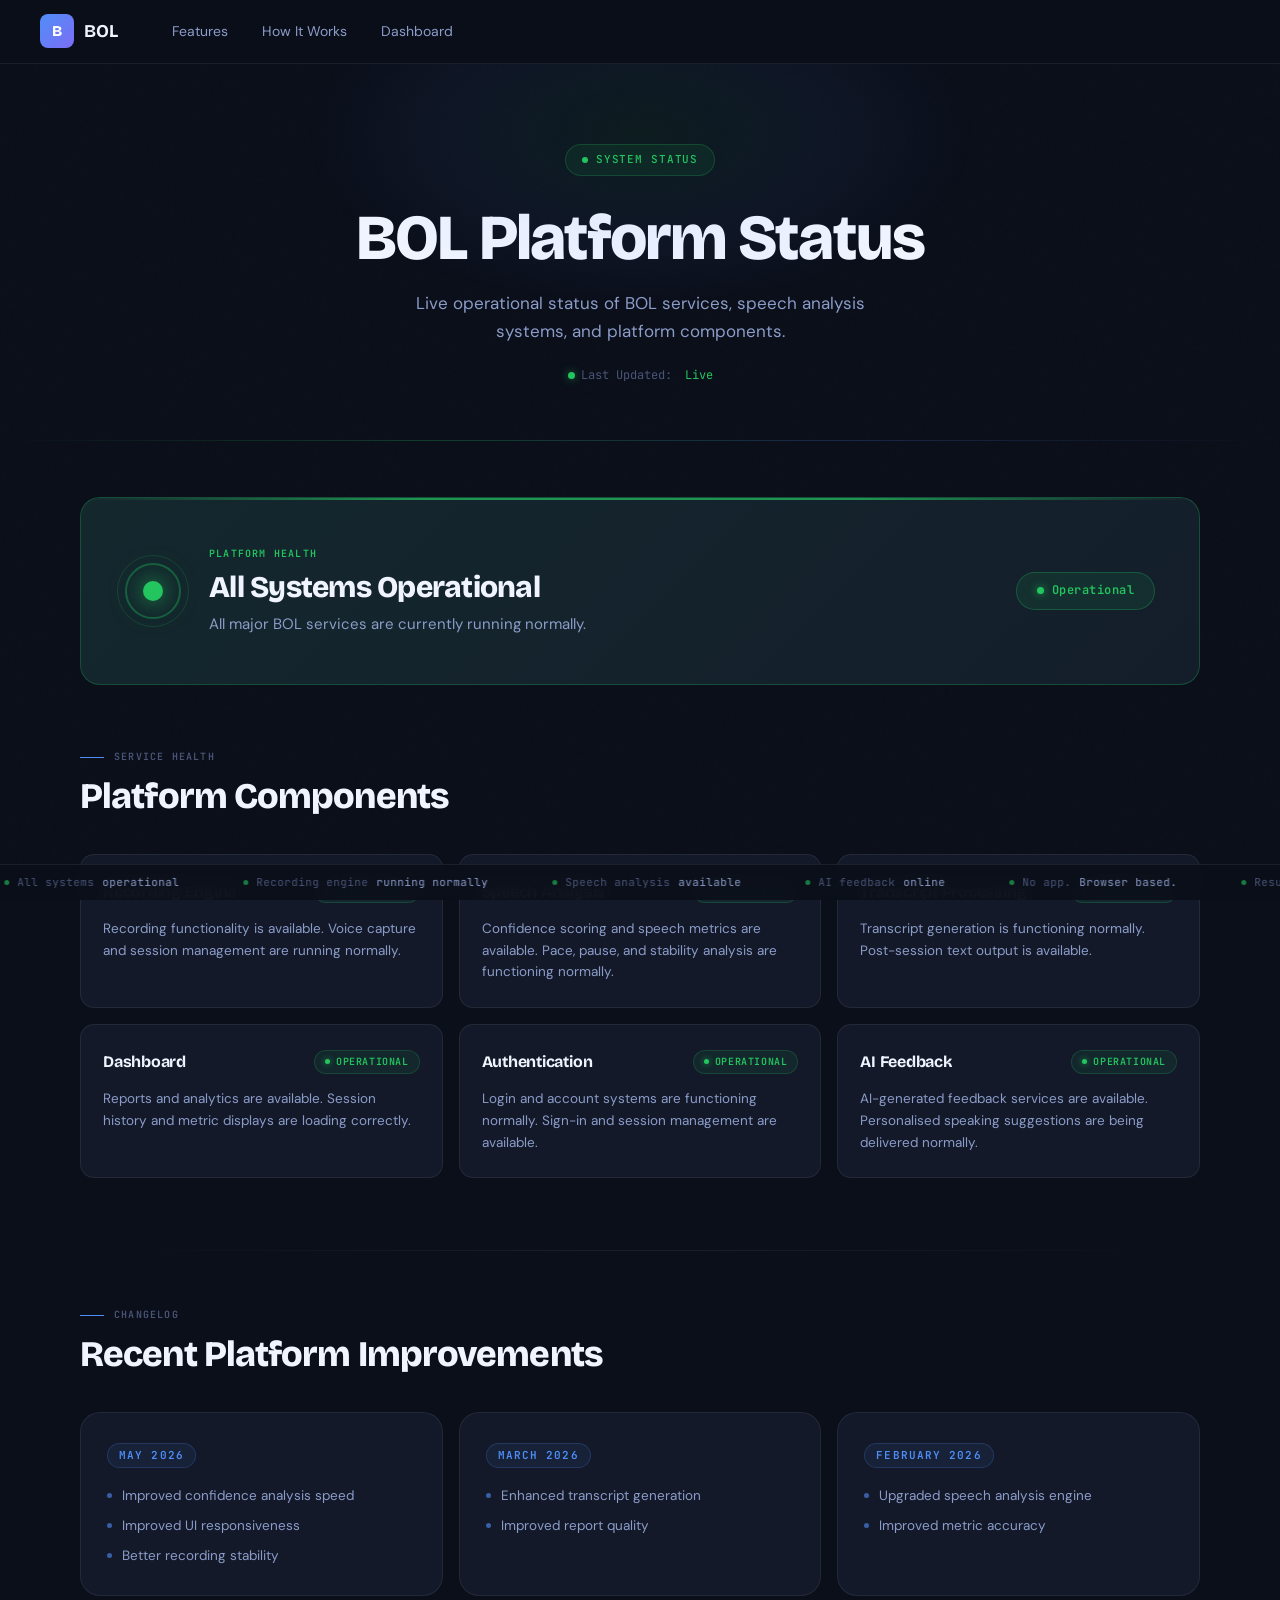
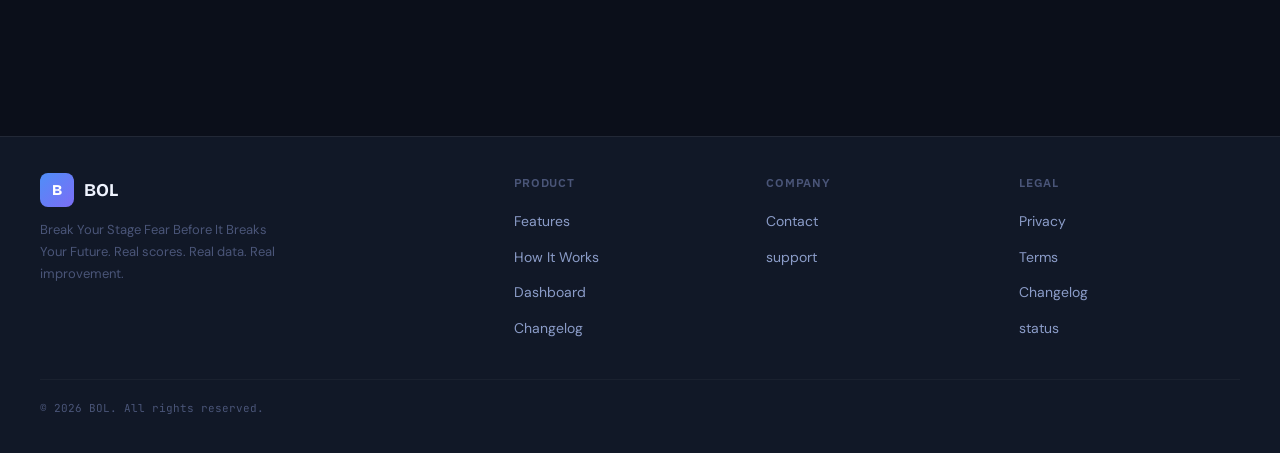
<file: status.html>
<!DOCTYPE html>
<html lang="en">
<head>
  <meta charset="UTF-8" />
  <meta name="viewport" content="width=device-width, initial-scale=1.0" />
  <title>BOL — Platform Status</title>
  <link rel="preconnect" href="https://fonts.googleapis.com" />
  <link rel="preconnect" href="https://fonts.gstatic.com" crossorigin />
  <link href="https://fonts.googleapis.com/css2?family=Bricolage+Grotesque:opsz,wght@12..96,400;12..96,500;12..96,600;12..96,700;12..96,800&family=DM+Sans:ital,opsz,wght@0,9..40,300;0,9..40,400;0,9..40,500;0,9..40,600;1,9..40,400&family=JetBrains+Mono:wght@400;500;600&display=swap" rel="stylesheet" />
  <link href="https://fonts.googleapis.com/css2?family=IBM+Plex+Sans:wght@400;500;600&family=IBM+Plex+Mono:wght@400;500;600&display=swap" rel="stylesheet" />

  <style>
    /* ─── Design Tokens ─────────────────────────────────────────── */
    :root {
      --bg-base:        #0b0f1a;
      --bg-surface:     #111827;
      --bg-card:        #131929;
      --bg-card-hover:  #182035;

      --border:         rgba(255,255,255,0.07);
      --border-subtle:  rgba(255,255,255,0.04);
      --border-glow:    rgba(99,102,241,0.35);

      --accent-blue:    #4f8ef7;
      --accent-purple:  #7c6df6;
      --accent-coral:   #f4714a;
      --accent-green:   #22c55e;
      --accent-amber:   #f59e0b;

      --green-glow:     rgba(34,197,94,0.20);
      --green-border:   rgba(34,197,94,0.30);
      --green-border-strong: rgba(34,197,94,0.50);

      --grad-primary:   linear-gradient(135deg, #4f8ef7 0%, #7c6df6 100%);
      --grad-card:      linear-gradient(145deg, rgba(79,142,247,0.06) 0%, rgba(124,109,246,0.04) 100%);
      --grad-green:     linear-gradient(135deg, rgba(34,197,94,0.12) 0%, rgba(34,197,94,0.04) 100%);

      --text-primary:   #f0f4ff;
      --text-secondary: #8b9cc8;
      --text-muted:     #4a5578;

      --radius-sm:  6px;
      --radius-md:  10px;
      --radius-lg:  14px;
      --radius-xl:  20px;

      --font-display: 'Bricolage Grotesque', sans-serif;
      --font-body:    'DM Sans', sans-serif;
      --font-mono:    'JetBrains Mono', 'IBM Plex Mono', monospace;
      --font-ui:      'IBM Plex Sans', 'DM Sans', sans-serif;

      --shadow-card:  0 1px 3px rgba(0,0,0,0.4), 0 4px 20px rgba(0,0,0,0.3);
      --shadow-hover: 0 8px 40px rgba(79,142,247,0.10), 0 2px 8px rgba(0,0,0,0.5);
      --shadow-green: 0 8px 40px rgba(34,197,94,0.12), 0 2px 8px rgba(0,0,0,0.4);

      --nav-height: 64px;
    }

    /* ─── Reset ──────────────────────────────────────────────────── */
    *, *::before, *::after { box-sizing: border-box; margin: 0; padding: 0; }
    html { scroll-behavior: smooth; }
    body {
      font-family: var(--font-body);
      background-color: var(--bg-base);
      color: var(--text-primary);
      line-height: 1.6;
      min-height: 100vh;
      overflow-x: hidden;
      -webkit-font-smoothing: antialiased;
    }

    /* Noise overlay */
    body::before {
      content: '';
      position: fixed;
      inset: 0;
      background-image: url("data:image/svg+xml,%3Csvg viewBox='0 0 256 256' xmlns='http://www.w3.org/2000/svg'%3E%3Cfilter id='n'%3E%3CfeTurbulence type='fractalNoise' baseFrequency='0.9' numOctaves='4' stitchTiles='stitch'/%3E%3C/filter%3E%3Crect width='100%25' height='100%25' filter='url(%23n)' opacity='0.025'/%3E%3C/svg%3E");
      pointer-events: none;
      z-index: 0;
      opacity: 0.4;
    }

    ::-webkit-scrollbar { width: 5px; }
    ::-webkit-scrollbar-track { background: var(--bg-base); }
    ::-webkit-scrollbar-thumb { background: rgba(99,102,241,0.3); border-radius: 99px; }

    /* ─── NAVBAR ─────────────────────────────────────────────────── */
    nav {
      position: fixed;
      top: 0; left: 0; right: 0;
      height: var(--nav-height);
      background: rgba(11,15,26,0.85);
      backdrop-filter: blur(16px);
      -webkit-backdrop-filter: blur(16px);
      border-bottom: 1px solid var(--border);
      z-index: 100;
      display: flex;
      align-items: center;
      padding: 0 40px;
    }
    .nav-inner {
      width: 100%;
      max-width: 1200px;
      margin: 0 auto;
      display: flex;
      align-items: center;
      gap: 40px;
    }
    .nav-logo {
      display: flex;
      align-items: center;
      gap: 10px;
      text-decoration: none;
      flex-shrink: 0;
    }
    .nav-logo-icon {
      width: 34px; height: 34px;
      background: var(--grad-primary);
      border-radius: 8px;
      display: flex;
      align-items: center;
      justify-content: center;
      font-family: var(--font-display);
      font-weight: 800;
      font-size: 15px;
      color: #fff;
      letter-spacing: -0.5px;
    }
    .nav-logo-text {
      font-family: var(--font-display);
      font-weight: 700;
      font-size: 18px;
      color: var(--text-primary);
    }
    .nav-links {
      display: flex;
      align-items: center;
      gap: 6px;
      flex: 1;
    }
    .nav-links a {
      font-family: var(--font-body);
      font-size: 14px;
      color: var(--text-secondary);
      text-decoration: none;
      padding: 6px 14px;
      border-radius: var(--radius-sm);
      transition: color 0.2s, background 0.2s;
    }
    .nav-links a:hover { color: var(--text-primary); background: rgba(255,255,255,0.05); }
    .nav-actions {
      display: flex;
      align-items: center;
      gap: 10px;
      margin-left: auto;
    }
    .btn-ghost {
      font-family: var(--font-body);
      font-size: 14px;
      color: var(--text-secondary);
      background: none;
      border: 1px solid var(--border);
      padding: 7px 18px;
      border-radius: var(--radius-sm);
      cursor: pointer;
      transition: all 0.2s;
      text-decoration: none;
    }
    .btn-ghost:hover { color: var(--text-primary); border-color: rgba(255,255,255,0.15); }
    .btn-primary {
      font-family: var(--font-body);
      font-size: 14px;
      font-weight: 600;
      color: #fff;
      background: var(--grad-primary);
      border: none;
      padding: 8px 20px;
      border-radius: var(--radius-sm);
      cursor: pointer;
      transition: all 0.2s;
      text-decoration: none;
      display: flex;
      align-items: center;
      gap: 6px;
    }
    .btn-primary:hover { opacity: 0.9; transform: translateY(-1px); box-shadow: 0 4px 20px rgba(79,142,247,0.3); }

    /* ─── TICKER ─────────────────────────────────────────────────── */
    .ticker-bar {
      position: fixed;
      bottom: 0; left: 0; right: 0;
      height: 36px;
      background: rgba(11,15,26,0.95);
      backdrop-filter: blur(12px);
      border-top: 1px solid var(--border);
      overflow: hidden;
      z-index: 99;
      display: flex;
      align-items: center;
    }
    .ticker-track {
      display: flex;
      white-space: nowrap;
      will-change: transform;
    }
    .ticker-item {
      font-family: var(--font-mono);
      font-size: 11px;
      color: var(--text-muted);
      padding: 0 32px;
      display: flex;
      align-items: center;
      gap: 8px;
    }
    .ticker-item span { color: var(--text-secondary); }
    .ticker-item .dot {
      width: 5px; height: 5px;
      border-radius: 50%;
      background: var(--accent-green);
      opacity: 0.6;
    }

    /* ─── PAGE ───────────────────────────────────────────────────── */
    .page {
      padding-top: var(--nav-height);
      padding-bottom: 60px;
      position: relative;
      z-index: 1;
    }

    /* ─── HERO ───────────────────────────────────────────────────── */
    .hero {
      position: relative;
      padding: 80px 40px 56px;
      text-align: center;
      overflow: hidden;
    }
    .hero::before {
      content: '';
      position: absolute;
      top: -80px; left: 50%; transform: translateX(-50%);
      width: 800px; height: 500px;
      background: radial-gradient(ellipse 60% 50% at 50% 30%,
        rgba(34,197,94,0.08) 0%,
        rgba(79,142,247,0.06) 40%,
        transparent 70%);
      pointer-events: none;
    }
    .hero::after {
      content: '';
      position: absolute;
      bottom: 0; left: 0; right: 0;
      height: 1px;
      background: linear-gradient(90deg, transparent, rgba(34,197,94,0.25), rgba(79,142,247,0.2), transparent);
    }

    .hero-badge {
      display: inline-flex;
      align-items: center;
      gap: 8px;
      background: rgba(34,197,94,0.08);
      border: 1px solid rgba(34,197,94,0.22);
      border-radius: 99px;
      padding: 6px 16px;
      margin-bottom: 28px;
      font-family: var(--font-mono);
      font-size: 11px;
      font-weight: 500;
      color: var(--accent-green);
      letter-spacing: 0.08em;
      text-transform: uppercase;
    }
    .hero-badge .pulse-dot {
      width: 6px; height: 6px;
      border-radius: 50%;
      background: var(--accent-green);
      animation: pulse-small 2.2s ease-in-out infinite;
    }
    @keyframes pulse-small {
      0%, 100% { opacity: 1; transform: scale(1); }
      50%       { opacity: 0.35; transform: scale(0.65); }
    }

    .hero-title {
      font-family: var(--font-display);
      font-size: clamp(40px, 5.5vw, 64px);
      font-weight: 800;
      line-height: 1.06;
      letter-spacing: -0.03em;
      color: var(--text-primary);
      margin-bottom: 18px;
    }
    .hero-sub {
      font-family: var(--font-body);
      font-size: 17px;
      color: var(--text-secondary);
      max-width: 480px;
      margin: 0 auto 20px;
      line-height: 1.65;
    }
    .hero-meta {
      font-family: var(--font-mono);
      font-size: 12px;
      color: var(--text-muted);
      display: flex;
      align-items: center;
      justify-content: center;
      gap: 6px;
    }
    .hero-meta .live-dot {
      width: 7px; height: 7px;
      border-radius: 50%;
      background: var(--accent-green);
      animation: live-pulse 2s ease-in-out infinite;
      box-shadow: 0 0 8px rgba(34,197,94,0.6);
    }
    @keyframes live-pulse {
      0%, 100% { opacity: 1; transform: scale(1); box-shadow: 0 0 8px rgba(34,197,94,0.6); }
      50%       { opacity: 0.6; transform: scale(0.8); box-shadow: 0 0 4px rgba(34,197,94,0.3); }
    }
    .hero-meta span { color: var(--accent-green); }

    /* ─── SECTION WRAPPER ────────────────────────────────────────── */
    .section-wrap {
      max-width: 1200px;
      margin: 0 auto;
      padding: 0 40px;
    }

    /* ─── SECTION DIVIDER ────────────────────────────────────────── */
    .divider {
      max-width: 1200px;
      margin: 0 auto 56px;
      padding: 0 40px;
    }
    .divider hr {
      border: none;
      height: 1px;
      background: linear-gradient(90deg, transparent, var(--border), transparent);
    }

    /* ─── OVERALL STATUS CARD ────────────────────────────────────── */
    .overall-section {
      padding: 56px 40px 64px;
      max-width: 1200px;
      margin: 0 auto;
    }

    .overall-card {
      position: relative;
      background: var(--bg-card);
      border: 1px solid var(--green-border);
      border-radius: var(--radius-xl);
      padding: 48px 44px;
      overflow: hidden;
      transition: border-color 0.35s, box-shadow 0.35s, transform 0.35s;
      cursor: default;
    }
    .overall-card:hover {
      border-color: var(--green-border-strong);
      box-shadow: 0 0 60px rgba(34,197,94,0.14), 0 16px 48px rgba(0,0,0,0.45);
      transform: translateY(-3px);
    }

    /* Green ambient glow beneath card */
    .overall-card::before {
      content: '';
      position: absolute;
      inset: 0;
      background: var(--grad-green);
      opacity: 0.7;
      transition: opacity 0.35s;
    }
    .overall-card:hover::before { opacity: 1; }

    /* Top accent line */
    .overall-card::after {
      content: '';
      position: absolute;
      top: 0; left: 0; right: 0;
      height: 2px;
      background: linear-gradient(90deg, transparent 0%, rgba(34,197,94,0.7) 30%, rgba(34,197,94,0.7) 70%, transparent 100%);
    }

    /* Pulse ring behind the dot */
    .overall-inner {
      position: relative;
      z-index: 1;
      display: flex;
      align-items: center;
      gap: 28px;
    }

    .overall-dot-wrap {
      position: relative;
      flex-shrink: 0;
      width: 56px; height: 56px;
      display: flex;
      align-items: center;
      justify-content: center;
    }
    .overall-ring {
      position: absolute;
      inset: 0;
      border-radius: 50%;
      border: 2px solid rgba(34,197,94,0.35);
      animation: ring-pulse 2.8s ease-out infinite;
    }
    .overall-ring-2 {
      position: absolute;
      inset: -8px;
      border-radius: 50%;
      border: 1.5px solid rgba(34,197,94,0.18);
      animation: ring-pulse 2.8s ease-out 0.9s infinite;
    }
    @keyframes ring-pulse {
      0%   { opacity: 0.8; transform: scale(1); }
      70%  { opacity: 0; transform: scale(1.55); }
      100% { opacity: 0; transform: scale(1.55); }
    }
    .overall-dot {
      width: 20px; height: 20px;
      border-radius: 50%;
      background: var(--accent-green);
      box-shadow: 0 0 20px rgba(34,197,94,0.7), 0 0 40px rgba(34,197,94,0.3);
      z-index: 1;
    }

    .overall-text { flex: 1; }
    .overall-status-label {
      font-family: var(--font-mono);
      font-size: 10px;
      font-weight: 600;
      letter-spacing: 0.12em;
      text-transform: uppercase;
      color: var(--accent-green);
      margin-bottom: 8px;
    }
    .overall-title {
      font-family: var(--font-display);
      font-size: clamp(22px, 2.5vw, 30px);
      font-weight: 800;
      letter-spacing: -0.025em;
      color: var(--text-primary);
      margin-bottom: 8px;
      line-height: 1.15;
    }
    .overall-desc {
      font-family: var(--font-body);
      font-size: 15px;
      color: var(--text-secondary);
      line-height: 1.6;
    }

    .overall-badge {
      flex-shrink: 0;
      display: flex;
      align-items: center;
      gap: 8px;
      background: rgba(34,197,94,0.1);
      border: 1px solid rgba(34,197,94,0.28);
      border-radius: 99px;
      padding: 8px 20px;
      font-family: var(--font-mono);
      font-size: 12px;
      font-weight: 600;
      color: var(--accent-green);
      letter-spacing: 0.04em;
      white-space: nowrap;
    }
    .overall-badge .mini-dot {
      width: 7px; height: 7px;
      border-radius: 50%;
      background: var(--accent-green);
      box-shadow: 0 0 8px rgba(34,197,94,0.8);
      animation: pulse-small 2.2s ease-in-out infinite;
    }

    /* ─── SECTION HEADER ─────────────────────────────────────────── */
    .section-header {
      margin-bottom: 36px;
    }
    .section-tag {
      font-family: var(--font-mono);
      font-size: 10px;
      font-weight: 600;
      letter-spacing: 0.12em;
      text-transform: uppercase;
      color: var(--text-muted);
      display: flex;
      align-items: center;
      gap: 10px;
      margin-bottom: 12px;
    }
    .section-tag::before {
      content: '';
      display: block;
      width: 24px; height: 1px;
      background: var(--accent-blue);
    }
    .section-title {
      font-family: var(--font-display);
      font-size: clamp(26px, 3vw, 36px);
      font-weight: 800;
      letter-spacing: -0.025em;
      color: var(--text-primary);
      line-height: 1.12;
    }

    /* ─── SERVICE GRID ───────────────────────────────────────────── */
    .services-section {
      max-width: 1200px;
      margin: 0 auto;
      padding: 0 40px 72px;
    }

    .service-grid {
      display: grid;
      grid-template-columns: repeat(3, 1fr);
      gap: 16px;
    }

    .service-card {
      background: var(--bg-card);
      border: 1px solid var(--border);
      border-radius: var(--radius-lg);
      padding: 24px 22px;
      position: relative;
      overflow: hidden;
      transition: all 0.3s ease;
      cursor: default;
    }
    .service-card::before {
      content: '';
      position: absolute;
      inset: 0;
      background: linear-gradient(145deg, rgba(34,197,94,0.04) 0%, rgba(34,197,94,0.01) 100%);
      opacity: 0;
      transition: opacity 0.3s;
    }
    .service-card::after {
      content: '';
      position: absolute;
      top: 0; left: 0; right: 0;
      height: 1.5px;
      background: linear-gradient(90deg, transparent, rgba(34,197,94,0.5), transparent);
      opacity: 0;
      transition: opacity 0.3s;
    }
    .service-card:hover {
      border-color: var(--green-border);
      box-shadow: 0 6px 30px rgba(34,197,94,0.08), 0 2px 8px rgba(0,0,0,0.4);
      transform: translateY(-3px);
    }
    .service-card:hover::before { opacity: 1; }
    .service-card:hover::after  { opacity: 1; }

    .service-header {
      display: flex;
      align-items: center;
      justify-content: space-between;
      margin-bottom: 14px;
      position: relative;
      z-index: 1;
    }
    .service-name {
      font-family: var(--font-display);
      font-size: 16px;
      font-weight: 700;
      letter-spacing: -0.015em;
      color: var(--text-primary);
    }

    .status-badge {
      display: flex;
      align-items: center;
      gap: 6px;
      font-family: var(--font-mono);
      font-size: 10px;
      font-weight: 600;
      letter-spacing: 0.06em;
      text-transform: uppercase;
      color: var(--accent-green);
      background: rgba(34,197,94,0.08);
      border: 1px solid rgba(34,197,94,0.2);
      padding: 3px 10px;
      border-radius: 99px;
    }
    .status-badge .s-dot {
      width: 5px; height: 5px;
      border-radius: 50%;
      background: var(--accent-green);
      box-shadow: 0 0 6px rgba(34,197,94,0.8);
      animation: pulse-small 2.4s ease-in-out infinite;
      flex-shrink: 0;
    }

    .service-desc {
      font-family: var(--font-body);
      font-size: 13.5px;
      color: var(--text-secondary);
      line-height: 1.6;
      position: relative;
      z-index: 1;
    }

    /* ─── IMPROVEMENTS SECTION ───────────────────────────────────── */
    .improvements-section {
      max-width: 1200px;
      margin: 0 auto;
      padding: 0 40px 80px;
    }

    .improvements-grid {
      display: grid;
      grid-template-columns: repeat(3, 1fr);
      gap: 16px;
    }

    .imp-card {
      background: var(--bg-card);
      border: 1px solid var(--border);
      border-radius: var(--radius-xl);
      padding: 28px 26px;
      position: relative;
      overflow: hidden;
      transition: all 0.3s ease;
      cursor: default;
    }
    .imp-card::before {
      content: '';
      position: absolute;
      inset: 0;
      background: var(--grad-card);
      opacity: 0;
      transition: opacity 0.3s;
    }
    .imp-card:hover {
      border-color: var(--border-glow);
      transform: translateY(-3px);
      box-shadow: var(--shadow-hover);
    }
    .imp-card:hover::before { opacity: 1; }

    .imp-month {
      font-family: var(--font-mono);
      font-size: 11px;
      font-weight: 600;
      letter-spacing: 0.1em;
      text-transform: uppercase;
      color: var(--accent-blue);
      background: rgba(79,142,247,0.08);
      border: 1px solid rgba(79,142,247,0.2);
      border-radius: 99px;
      padding: 3px 11px;
      display: inline-flex;
      margin-bottom: 18px;
      position: relative;
      z-index: 1;
    }

    .imp-items {
      display: flex;
      flex-direction: column;
      gap: 9px;
      position: relative;
      z-index: 1;
    }
    .imp-item {
      display: flex;
      align-items: flex-start;
      gap: 10px;
      font-family: var(--font-body);
      font-size: 13.5px;
      color: var(--text-secondary);
      line-height: 1.55;
    }
    .imp-item::before {
      content: '';
      flex-shrink: 0;
      width: 5px; height: 5px;
      border-radius: 50%;
      background: var(--accent-blue);
      opacity: 0.6;
      margin-top: 7px;
    }

    /* ─── FOOTER ─────────────────────────────────────────────────── */
    footer {
      background: var(--bg-surface);
      border-top: 1px solid var(--border);
      padding: 36px 40px 36px;
    }
    .footer-inner {
      max-width: 1200px;
      margin: 0 auto;
      display: grid;
      grid-template-columns: 2fr repeat(3, 1fr);
      gap: 32px;
      padding-bottom: 28px;
    }
    .footer-brand .nav-logo { margin-bottom: 12px; display: inline-flex; }
    .footer-brand-desc {
      font-family: var(--font-body);
      font-size: 13px;
      color: var(--text-muted);
      line-height: 1.7;
      max-width: 240px;
    }
    .footer-col h4 {
      font-family: var(--font-ui);
      font-size: 12px;
      font-weight: 600;
      letter-spacing: 0.06em;
      text-transform: uppercase;
      color: var(--text-muted);
      margin-bottom: 16px;
    }
    .footer-col ul { list-style: none; }
    .footer-col ul li { margin-bottom: 10px; }
    .footer-col ul li a {
      font-family: var(--font-body);
      font-size: 14px;
      color: var(--text-secondary);
      text-decoration: none;
      transition: color 0.2s;
    }
    .footer-col ul li a:hover { color: var(--text-primary); }
    .footer-bottom {
      max-width: 1200px;
      margin: 0 auto;
      padding-top: 20px;
      border-top: 1px solid var(--border-subtle);
      display: flex;
      align-items: center;
      justify-content: space-between;
    }
    .footer-copy {
      font-family: var(--font-mono);
      font-size: 11px;
      color: var(--text-muted);
    }
    .footer-legal { display: flex; gap: 20px; }
    .footer-legal a {
      font-family: var(--font-body);
      font-size: 12px;
      color: var(--text-muted);
      text-decoration: none;
      transition: color 0.2s;
    }
    .footer-legal a:hover { color: var(--text-secondary); }

    /* ─── FADE-IN ANIMATIONS ─────────────────────────────────────── */
    .fade-in {
      opacity: 0;
      transform: translateY(16px);
      transition: opacity 0.55s ease, transform 0.55s ease;
    }
    .fade-in.visible { opacity: 1; transform: none; }
    .delay-1 { transition-delay: 0.08s; }
    .delay-2 { transition-delay: 0.16s; }
    .delay-3 { transition-delay: 0.24s; }
    .delay-4 { transition-delay: 0.32s; }
    .delay-5 { transition-delay: 0.40s; }
    .delay-6 { transition-delay: 0.48s; }

    /* ─── RESPONSIVE ─────────────────────────────────────────────── */
    @media (max-width: 900px) {
      .service-grid      { grid-template-columns: repeat(2, 1fr); }
      .improvements-grid { grid-template-columns: repeat(2, 1fr); }
      .footer-inner      { grid-template-columns: 1fr 1fr; }
      .overall-inner     { flex-direction: column; gap: 20px; align-items: flex-start; }
      .overall-badge     { align-self: flex-start; }
    }
    @media (max-width: 600px) {
      nav { padding: 0 20px; }
      .nav-links { display: none; }
      .hero, .overall-section, .services-section, .improvements-section, footer { padding-left: 20px; padding-right: 20px; }
      .service-grid      { grid-template-columns: 1fr; }
      .improvements-grid { grid-template-columns: 1fr; }
      .footer-inner      { grid-template-columns: 1fr; }
    }
  </style>
</head>
<body>

  <!-- ─── NAVBAR ──────────────────────────────────────────────────── -->
  <nav>
    <div class="nav-inner">
      <a href="#" class="nav-logo">
        <div class="nav-logo-icon">B</div>
        <span class="nav-logo-text">BOL</span>
      </a>
      <div class="nav-links">
        <a href="BOL.html#features">Features</a>
        <a href="view demoreport.html">How It Works</a>
        <a href="bol.html#dashboard">Dashboard</a>
      </div>
      <div class="nav-actions">
       
     </div>
    </div>
  </nav>

  <!-- ─── PAGE ────────────────────────────────────────────────────── -->
  <div class="page">

    <!-- ─── HERO ──────────────────────────────────────────────────── -->
    <section class="hero">
      <div class="hero-badge">
        <span class="pulse-dot"></span>
        System Status
      </div>
      <h1 class="hero-title">BOL Platform Status</h1>
      <p class="hero-sub">Live operational status of BOL services, speech analysis systems, and platform components.</p>
      <div class="hero-meta">
        <span class="live-dot"></span>
        Last Updated:&nbsp;<span>Live</span>
      </div>
    </section>

    <!-- ─── OVERALL STATUS ────────────────────────────────────────── -->
    <section class="overall-section fade-in">
      <div class="overall-card">
        <div class="overall-inner">
          <div class="overall-dot-wrap">
            <div class="overall-ring"></div>
            <div class="overall-ring-2"></div>
            <div class="overall-dot"></div>
          </div>
          <div class="overall-text">
            <div class="overall-status-label">Platform Health</div>
            <div class="overall-title">All Systems Operational</div>
            <div class="overall-desc">All major BOL services are currently running normally.</div>
          </div>
          <div class="overall-badge">
            <span class="mini-dot"></span>
            Operational
          </div>
        </div>
      </div>
    </section>

    <!-- ─── SERVICE HEALTH ────────────────────────────────────────── -->
    <section class="services-section">
      <div class="section-header">
        <div class="section-tag">Service Health</div>
        <h2 class="section-title">Platform Components</h2>
      </div>
      <div class="service-grid">

        <div class="service-card fade-in delay-1">
          <div class="service-header">
            <div class="service-name">Recording Engine</div>
            <div class="status-badge"><span class="s-dot"></span>Operational</div>
          </div>
          <div class="service-desc">Recording functionality is available. Voice capture and session management are running normally.</div>
        </div>

        <div class="service-card fade-in delay-2">
          <div class="service-header">
            <div class="service-name">Speech Analysis</div>
            <div class="status-badge"><span class="s-dot"></span>Operational</div>
          </div>
          <div class="service-desc">Confidence scoring and speech metrics are available. Pace, pause, and stability analysis are functioning normally.</div>
        </div>

        <div class="service-card fade-in delay-3">
          <div class="service-header">
            <div class="service-name">Transcript Processing</div>
            <div class="status-badge"><span class="s-dot"></span>Operational</div>
          </div>
          <div class="service-desc">Transcript generation is functioning normally. Post-session text output is available.</div>
        </div>

        <div class="service-card fade-in delay-4">
          <div class="service-header">
            <div class="service-name">Dashboard</div>
            <div class="status-badge"><span class="s-dot"></span>Operational</div>
          </div>
          <div class="service-desc">Reports and analytics are available. Session history and metric displays are loading correctly.</div>
        </div>

        <div class="service-card fade-in delay-5">
          <div class="service-header">
            <div class="service-name">Authentication</div>
            <div class="status-badge"><span class="s-dot"></span>Operational</div>
          </div>
          <div class="service-desc">Login and account systems are functioning normally. Sign-in and session management are available.</div>
        </div>

        <div class="service-card fade-in delay-6">
          <div class="service-header">
            <div class="service-name">AI Feedback</div>
            <div class="status-badge"><span class="s-dot"></span>Operational</div>
          </div>
          <div class="service-desc">AI-generated feedback services are available. Personalised speaking suggestions are being delivered normally.</div>
        </div>

      </div>
    </section>

    <div class="divider"><hr /></div>

    <!-- ─── RECENT IMPROVEMENTS ───────────────────────────────────── -->
    <section class="improvements-section">
      <div class="section-header">
        <div class="section-tag">Changelog</div>
        <h2 class="section-title">Recent Platform Improvements</h2>
      </div>
      <div class="improvements-grid">

        <div class="imp-card fade-in delay-1">
          <div class="imp-month">May 2026</div>
          <div class="imp-items">
            <div class="imp-item">Improved confidence analysis speed</div>
            <div class="imp-item">Improved UI responsiveness</div>
            <div class="imp-item">Better recording stability</div>
          </div>
        </div>

        <div class="imp-card fade-in delay-2">
          <div class="imp-month">March 2026</div>
          <div class="imp-items">
            <div class="imp-item">Enhanced transcript generation</div>
            <div class="imp-item">Improved report quality</div>
          </div>
        </div>

        <div class="imp-card fade-in delay-3">
          <div class="imp-month">February 2026</div>
          <div class="imp-items">
            <div class="imp-item">Upgraded speech analysis engine</div>
            <div class="imp-item">Improved metric accuracy</div>
          </div>
        </div>

      </div>
    </section>

  </div><!-- /page -->

  <!-- ─── FOOTER ──────────────────────────────────────────────────── -->
  <footer>
    <div class="footer-inner">
      <div class="footer-brand">
        <a href="#" class="nav-logo">
          <div class="nav-logo-icon">B</div>
          <span class="nav-logo-text">BOL</span>
        </a>
        <p class="footer-brand-desc">Break Your Stage Fear Before It Breaks Your Future. Real scores. Real data. Real improvement.</p>
      </div>
      <div class="footer-col">
        <h4>Product</h4>
        <ul>
          <li><a href="BOL.html#features">Features</a></li>
          <li><a href="view demoreport.html">How It Works</a></li>
          <li><a href="BOL.html#dashboard">Dashboard</a></li>
          <li><a href="#">Changelog</a></li>
        </ul>
      </div>
      <div class="footer-col">
        <h4>Company</h4>
        <ul>
          
          <li><a href="contact.html">Contact</a></li>
           <li><a href="support.htm">support</a></li>
        </ul>
      </div>
      <div class="footer-col">
        <h4>Legal</h4>
        <ul>
          <li><a href="privacy.html">Privacy</a></li>
          <li><a href="te'">Terms</a></li>
             <li><a href="changelog.html">Changelog</a></li>
             <li><a href="#">status</a></li>
        </ul>
      </div>
    </div>
    <div class="footer-bottom">
      <div class="footer-copy">© 2026 BOL. All rights reserved.</div>
      <div class="footer-legal">
      </div>
    </div>
  </footer>

  <!-- ─── TICKER ───────────────────────────────────────────────────── -->
  <div class="ticker-bar">
    <div class="ticker-track" id="ticker">
      <div class="ticker-item"><span class="dot"></span> All systems <span>operational</span></div>
      <div class="ticker-item"><span class="dot"></span> Recording engine <span>running normally</span></div>
      <div class="ticker-item"><span class="dot"></span> Speech analysis <span>available</span></div>
      <div class="ticker-item"><span class="dot"></span> AI feedback <span>online</span></div>
      <div class="ticker-item"><span class="dot"></span> No app. <span>Browser based.</span></div>
      <div class="ticker-item"><span class="dot"></span> Results in <span>60 seconds</span></div>
      <div class="ticker-item"><span class="dot"></span> Transcript processing <span>available</span></div>
      <div class="ticker-item"><span class="dot"></span> Authentication <span>functioning normally</span></div>
      <!-- duplicate set for seamless loop -->
      <div class="ticker-item"><span class="dot"></span> All systems <span>operational</span></div>
      <div class="ticker-item"><span class="dot"></span> Recording engine <span>running normally</span></div>
      <div class="ticker-item"><span class="dot"></span> Speech analysis <span>available</span></div>
      <div class="ticker-item"><span class="dot"></span> AI feedback <span>online</span></div>
      <div class="ticker-item"><span class="dot"></span> No app. <span>Browser based.</span></div>
      <div class="ticker-item"><span class="dot"></span> Results in <span>60 seconds</span></div>
      <div class="ticker-item"><span class="dot"></span> Transcript processing <span>available</span></div>
      <div class="ticker-item"><span class="dot"></span> Authentication <span>functioning normally</span></div>
    </div>
  </div>

  <!-- ─── JS ──────────────────────────────────────────────────────── -->
  <script>
    /* ── Intersection observer fade-in ──────────────────────────── */
    const fadeEls = document.querySelectorAll('.fade-in');
    const io = new IntersectionObserver((entries) => {
      entries.forEach(e => {
        if (e.isIntersecting) { e.target.classList.add('visible'); io.unobserve(e.target); }
      });
    }, { threshold: 0.10 });
    fadeEls.forEach(el => io.observe(el));
    window.addEventListener('load', () => {
      fadeEls.forEach(el => {
        if (el.getBoundingClientRect().top < window.innerHeight) el.classList.add('visible');
      });
    });

    /* ── rAF ticker ─────────────────────────────────────────────── */
    (function () {
      const track = document.getElementById('ticker');
      if (!track) return;
      let offset = 0, halfW = 0, paused = false;
      const SPEED = 0.42;
      function measure() { halfW = track.scrollWidth / 2; }
      function step() {
        if (!paused) {
          offset += SPEED;
          if (offset >= halfW) offset -= halfW;
          track.style.transform = `translateX(${-offset}px)`;
        }
        requestAnimationFrame(step);
      }
      track.parentElement.addEventListener('mouseenter', () => paused = true);
      track.parentElement.addEventListener('mouseleave', () => paused = false);
      measure();
      window.addEventListener('resize', measure);
      requestAnimationFrame(step);
    })();
  </script>

</body>
</html>
</file>
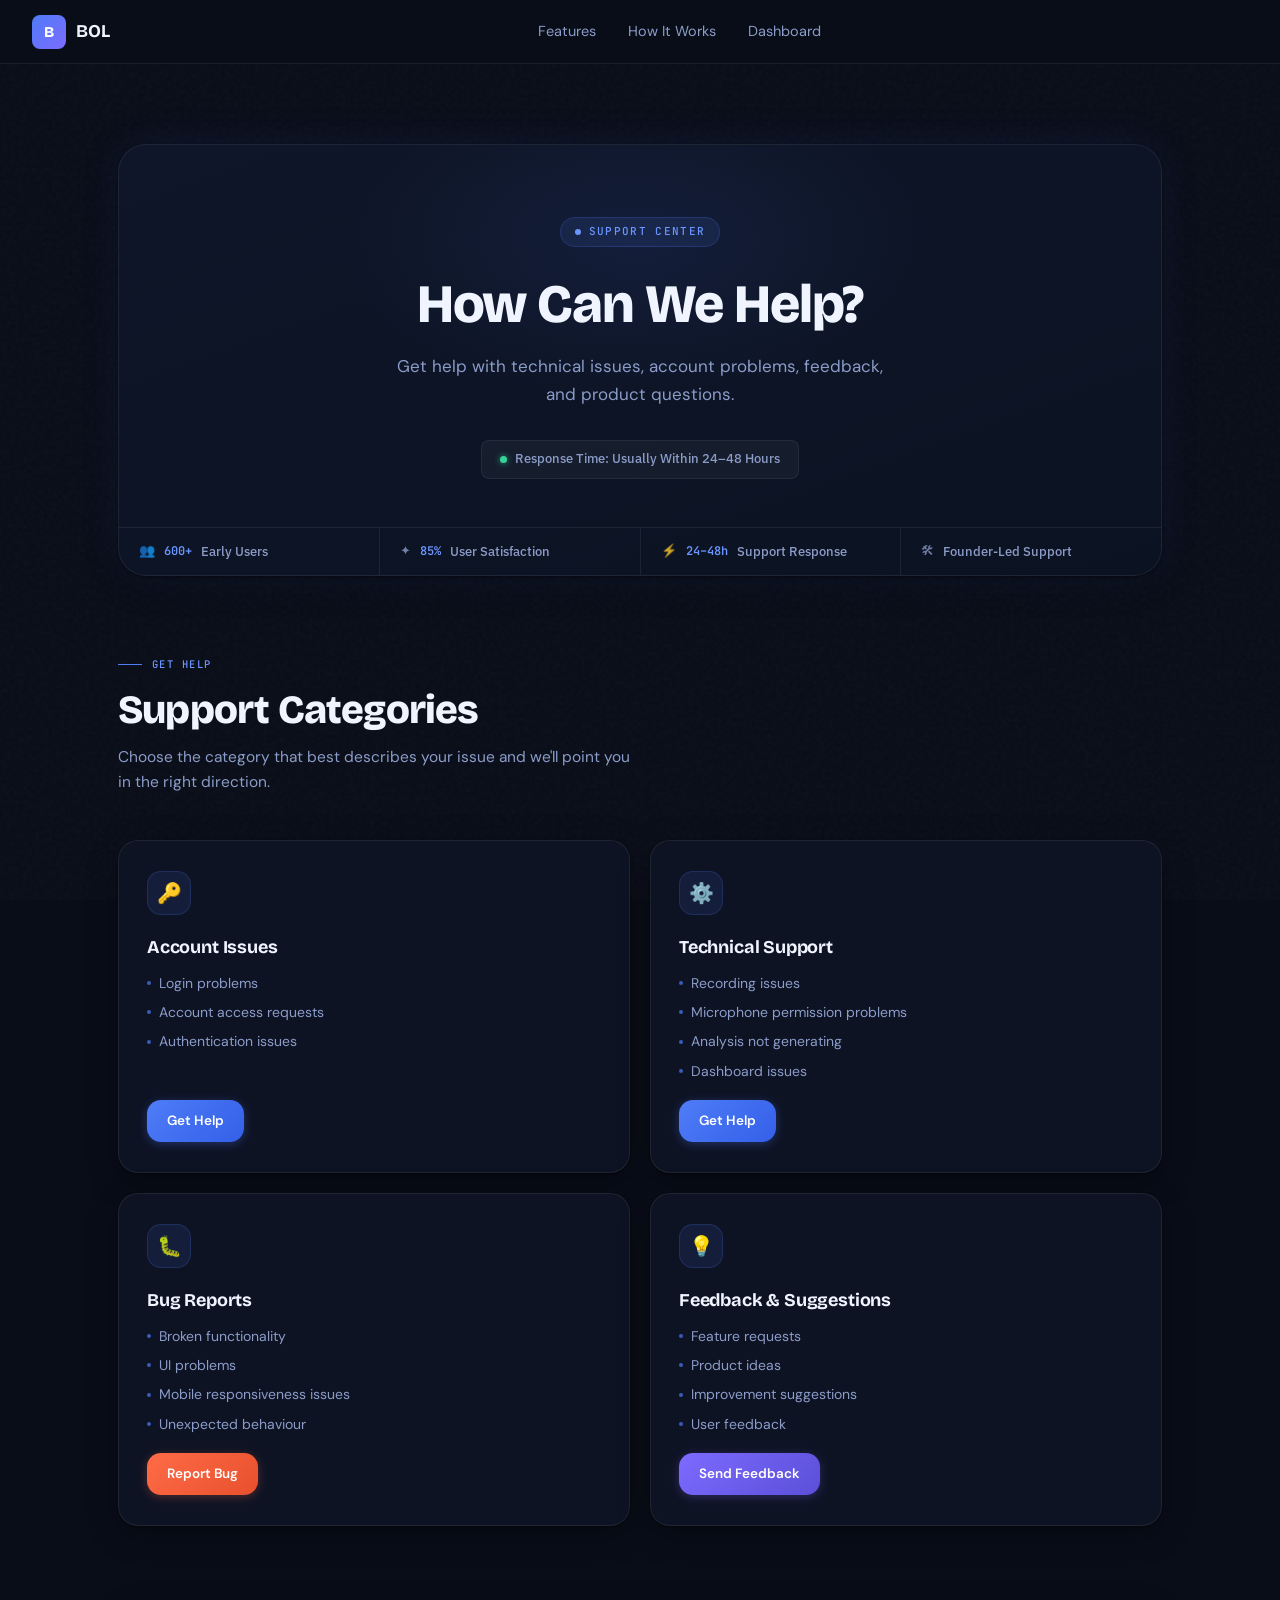
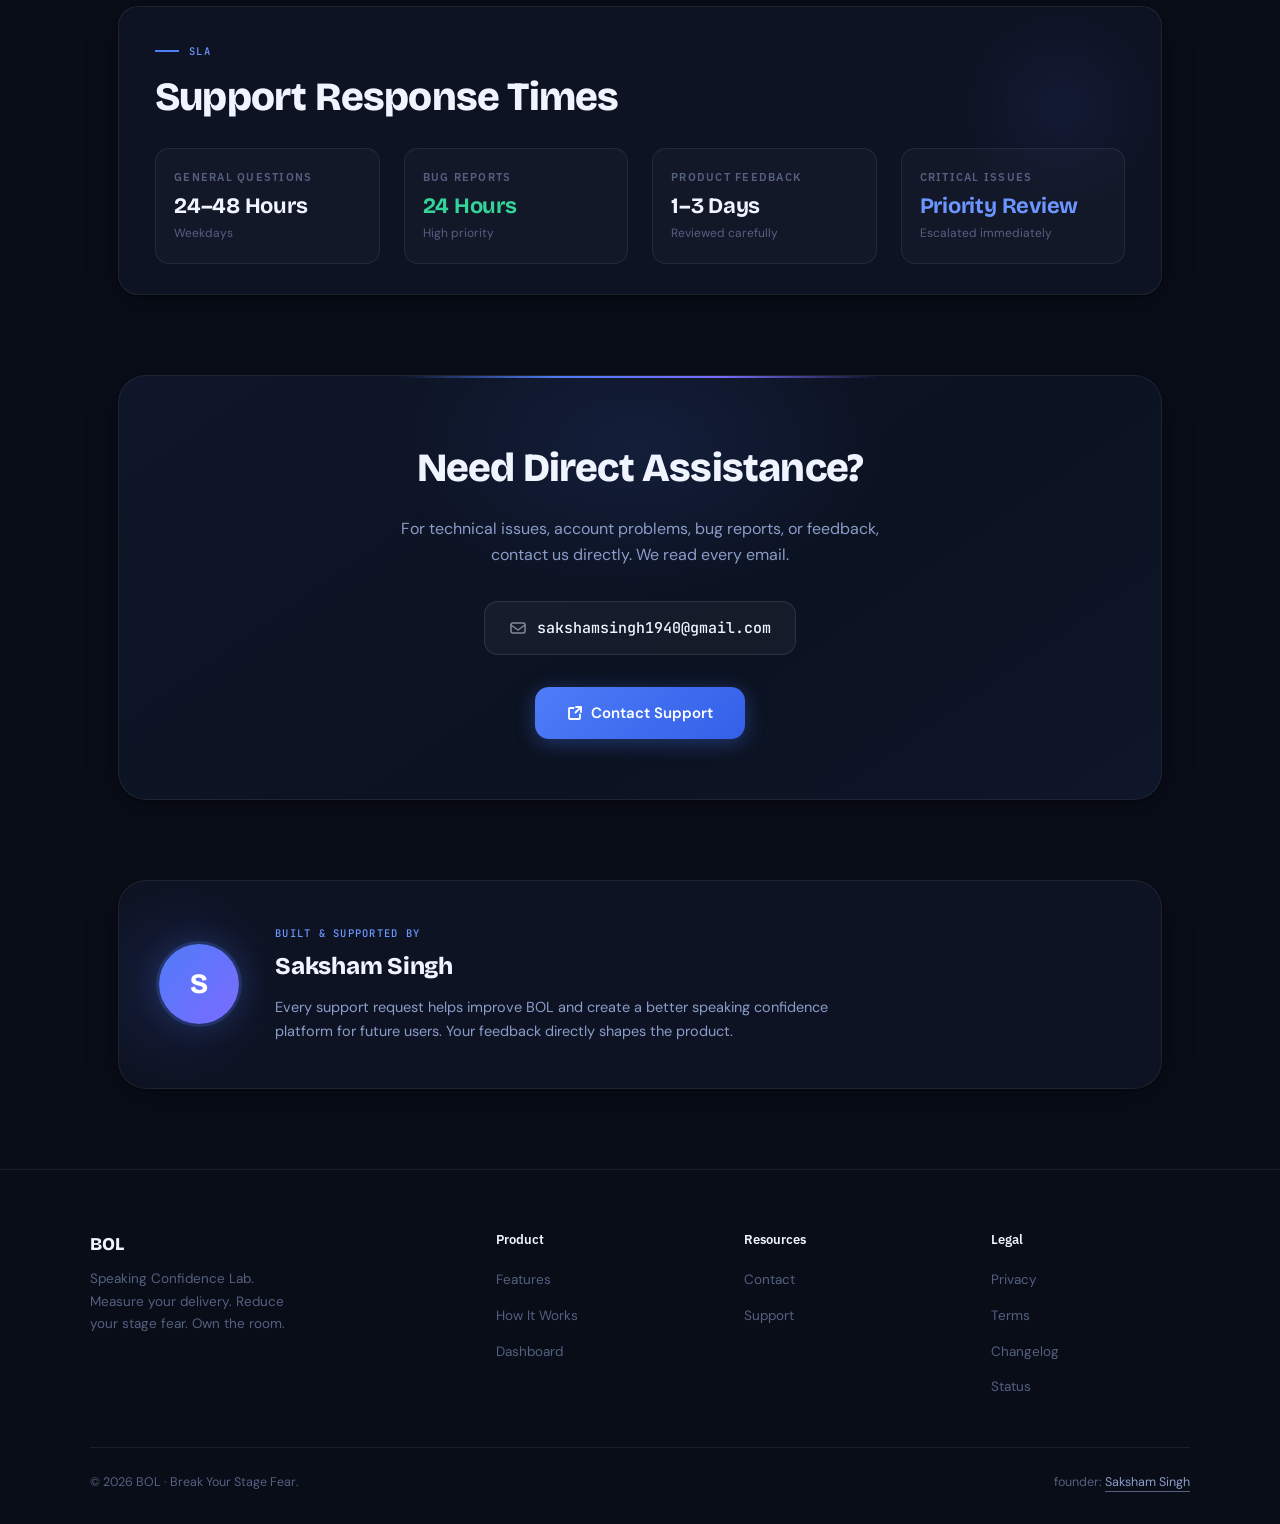
<file: support.htm>
<!DOCTYPE html>
<html lang="en">
<head>
  <meta charset="UTF-8" />
  <meta name="viewport" content="width=device-width, initial-scale=1.0" />
  <title>BOL — Support</title>

  <!-- Fonts -->
  <link rel="preconnect" href="https://fonts.googleapis.com" />
  <link rel="preconnect" href="https://fonts.gstatic.com" crossorigin />
  <link href="https://fonts.googleapis.com/css2?family=Bricolage+Grotesque:opsz,wght@12..96,400;12..96,500;12..96,600;12..96,700;12..96,800&family=DM+Sans:ital,opsz,wght@0,9..40,300;0,9..40,400;0,9..40,500;0,9..40,600;1,9..40,400&family=JetBrains+Mono:wght@400;500;600&display=swap" rel="stylesheet" />
  <link href="https://fonts.googleapis.com/css2?family=IBM+Plex+Sans:wght@400;500;600&family=IBM+Plex+Mono:wght@400;500;600&display=swap" rel="stylesheet" />

  <style>
    /* ============================================================
       DESIGN TOKENS — matched from BOL homepage screenshots
       ============================================================ */
    :root {
      --bg:          #090d18;
      --bg-card:     #0e1324;
      --bg-card-2:   #111827;
      --border:      rgba(255,255,255,0.07);
      --border-glow: rgba(79,124,255,0.25);

      --blue:        #4f7cf7;
      --blue-light:  #6b96ff;
      --blue-dark:   #3360e8;
      --coral:       #ff6b47;
      --purple:      #7c6bff;

      --text-1: #f0f4ff;
      --text-2: #8b9cc8;
      --text-3: #556080;

      --radius-sm:  8px;
      --radius-md: 14px;
      --radius-lg: 20px;
      --radius-xl: 28px;

      --font-display: 'Bricolage Grotesque', sans-serif;
      --font-body:    'DM Sans', sans-serif;
      --font-mono:    'JetBrains Mono', monospace;
      --font-label:   'IBM Plex Sans', sans-serif;
      --font-code:    'IBM Plex Mono', monospace;

      --shadow-card: 0 1px 3px rgba(0,0,0,0.5), 0 8px 32px rgba(0,0,0,0.3);
      --shadow-glow: 0 0 40px rgba(79,124,255,0.12);
    }

    /* ============================================================
       RESET & BASE
       ============================================================ */
    *, *::before, *::after { box-sizing: border-box; margin: 0; padding: 0; }

    html { scroll-behavior: smooth; }

    body {
      background: var(--bg);
      color: var(--text-1);
      font-family: var(--font-body);
      font-size: 16px;
      line-height: 1.6;
      -webkit-font-smoothing: antialiased;
      overflow-x: hidden;
    }

    /* Background texture noise */
    body::before {
      content: '';
      position: fixed; inset: 0;
      background-image: url("data:image/svg+xml,%3Csvg viewBox='0 0 256 256' xmlns='http://www.w3.org/2000/svg'%3E%3Cfilter id='n'%3E%3CfeTurbulence type='fractalNoise' baseFrequency='0.85' numOctaves='4' stitchTiles='stitch'/%3E%3C/filter%3E%3Crect width='100%25' height='100%25' filter='url(%23n)' opacity='0.03'/%3E%3C/svg%3E");
      pointer-events: none;
      z-index: 0;
    }

    a { text-decoration: none; color: inherit; }
    ul { list-style: none; }
    button { cursor: pointer; border: none; background: none; font: inherit; }

    /* ============================================================
       NAVBAR — exact match to homepage
       ============================================================ */
    .nav {
      position: sticky; top: 0; z-index: 100;
      display: flex; align-items: center; justify-content: space-between;
      padding: 0 32px;
      height: 64px;
      background: rgba(9,13,24,0.85);
      backdrop-filter: blur(16px);
      border-bottom: 1px solid var(--border);
    }

    .nav-logo {
      display: flex; align-items: center; gap: 10px;
      font-family: var(--font-display);
      font-weight: 700;
      font-size: 18px;
      color: var(--text-1);
    }

    .nav-logo-icon {
      width: 34px; height: 34px;
      background: linear-gradient(135deg, var(--blue) 0%, var(--purple) 100%);
      border-radius: var(--radius-sm);
      display: flex; align-items: center; justify-content: center;
      font-weight: 800;
      font-size: 15px;
      color: #fff;
    }

    .nav-links {
      display: flex; gap: 32px;
    }

    .nav-links a {
      font-family: var(--font-body);
      font-size: 14.5px;
      font-weight: 400;
      color: var(--text-2);
      transition: color .2s;
    }
    .nav-links a:hover { color: var(--text-1); }

    .nav-actions {
      display: flex; align-items: center; gap: 12px;
    }

    .btn-ghost {
      padding: 8px 20px;
      border: 1px solid var(--border);
      border-radius: var(--radius-md);
      font-size: 14px;
      font-weight: 500;
      color: var(--text-1);
      background: transparent;
      transition: border-color .2s, background .2s;
    }
    .btn-ghost:hover {
      border-color: rgba(255,255,255,0.18);
      background: rgba(255,255,255,0.04);
    }

    .btn-primary {
      display: inline-flex; align-items: center; gap: 6px;
      padding: 9px 22px;
      background: linear-gradient(135deg, var(--blue) 0%, var(--blue-dark) 100%);
      border-radius: var(--radius-md);
      font-size: 14px;
      font-weight: 600;
      color: #fff;
      transition: opacity .2s, transform .15s;
      box-shadow: 0 2px 12px rgba(79,124,255,0.35);
    }
    .btn-primary:hover { opacity: .9; transform: translateY(-1px); }
    .btn-primary svg { width: 14px; height: 14px; }

    /* ============================================================
       MAIN WRAPPER
       ============================================================ */
    main {
      position: relative; z-index: 1;
    }

    .container {
      max-width: 1100px;
      margin: 0 auto;
      padding: 0 28px;
    }

    /* ============================================================
       HERO SECTION
       ============================================================ */
    .hero {
      padding: 80px 28px 0;
      max-width: 1100px;
      margin: 0 auto;
    }

    .hero-card {
      background: linear-gradient(160deg, #0f1629 0%, #0b1221 100%);
      border: 1px solid var(--border);
      border-radius: var(--radius-xl);
      padding: 72px 48px 56px;
      text-align: center;
      position: relative;
      overflow: hidden;
      box-shadow: var(--shadow-card), var(--shadow-glow);
    }

    /* Ambient glow behind hero */
    .hero-card::before {
      content: '';
      position: absolute;
      top: -60px; left: 50%; transform: translateX(-50%);
      width: 500px; height: 300px;
      background: radial-gradient(ellipse at center, rgba(79,124,255,0.10) 0%, transparent 70%);
      pointer-events: none;
    }

    .hero-badge {
      display: inline-flex; align-items: center; gap: 8px;
      font-family: var(--font-mono);
      font-size: 11px;
      font-weight: 500;
      letter-spacing: .12em;
      text-transform: uppercase;
      color: var(--blue-light);
      background: rgba(79,124,255,0.10);
      border: 1px solid rgba(79,124,255,0.22);
      border-radius: 999px;
      padding: 5px 14px;
      margin-bottom: 28px;
    }
    .hero-badge-dot {
      width: 6px; height: 6px;
      background: var(--blue-light);
      border-radius: 50%;
      animation: pulse-dot 2s ease-in-out infinite;
    }
    @keyframes pulse-dot {
      0%, 100% { opacity: 1; transform: scale(1); }
      50%       { opacity: 0.5; transform: scale(0.75); }
    }

    .hero-title {
      font-family: var(--font-display);
      font-size: clamp(36px, 5vw, 54px);
      font-weight: 800;
      line-height: 1.1;
      color: var(--text-1);
      margin-bottom: 18px;
      letter-spacing: -0.02em;
    }

    .hero-sub {
      font-family: var(--font-body);
      font-size: 17px;
      color: var(--text-2);
      max-width: 520px;
      margin: 0 auto 32px;
      font-weight: 400;
      line-height: 1.65;
    }

    .hero-response {
      display: inline-flex; align-items: center; gap: 8px;
      font-family: var(--font-label);
      font-size: 13px;
      font-weight: 500;
      color: var(--text-2);
      background: rgba(255,255,255,0.04);
      border: 1px solid var(--border);
      border-radius: var(--radius-sm);
      padding: 8px 18px;
    }
    .hero-response-dot {
      width: 7px; height: 7px;
      background: #34d399;
      border-radius: 50%;
      box-shadow: 0 0 6px rgba(52,211,153,0.7);
    }

    /* ============================================================
       STAT STRIP
       ============================================================ */
    .stat-strip {
      display: flex; align-items: stretch;
      border-top: 1px solid var(--border);
      margin-top: 0;
      overflow: hidden;
    }

    .stat-item {
      flex: 1;
      display: flex; align-items: center; gap: 9px;
      padding: 13px 20px;
      font-family: var(--font-label);
      font-size: 12.5px;
      font-weight: 500;
      color: var(--text-2);
      border-right: 1px solid var(--border);
      white-space: nowrap;
    }
    .stat-item:last-child { border-right: none; }

    .stat-icon {
      font-size: 13px;
      opacity: 0.8;
    }

    .stat-num {
      font-family: var(--font-mono);
      font-size: 12px;
      font-weight: 600;
      color: var(--blue-light);
    }

    /* Outer wrapper for hero-card + stat-strip */
    .hero-outer {
      background: linear-gradient(160deg, #0f1629 0%, #0b1221 100%);
      border: 1px solid var(--border);
      border-radius: var(--radius-xl);
      overflow: hidden;
      box-shadow: var(--shadow-card), var(--shadow-glow);
      position: relative;
    }
    .hero-outer::before {
      content: '';
      position: absolute;
      top: -60px; left: 50%; transform: translateX(-50%);
      width: 600px; height: 320px;
      background: radial-gradient(ellipse at center, rgba(79,124,255,0.09) 0%, transparent 70%);
      pointer-events: none;
    }

    .hero-inner {
      padding: 72px 48px 48px;
      text-align: center;
      position: relative;
      z-index: 1;
    }

    /* ============================================================
       SECTION COMMON
       ============================================================ */
    .section {
      padding: 80px 0;
    }

    .section-label {
      display: flex; align-items: center; gap: 10px;
      font-family: var(--font-mono);
      font-size: 10.5px;
      font-weight: 500;
      letter-spacing: .14em;
      text-transform: uppercase;
      color: var(--blue-light);
      margin-bottom: 14px;
    }
    .section-label::before {
      content: '';
      display: block;
      width: 24px; height: 1.5px;
      background: var(--blue);
      flex-shrink: 0;
    }

    .section-title {
      font-family: var(--font-display);
      font-size: clamp(28px, 3.5vw, 40px);
      font-weight: 800;
      color: var(--text-1);
      letter-spacing: -0.02em;
      line-height: 1.15;
      margin-bottom: 12px;
    }

    .section-sub {
      font-family: var(--font-body);
      font-size: 15.5px;
      color: var(--text-2);
      max-width: 520px;
      line-height: 1.65;
    }

    /* ============================================================
       SUPPORT CATEGORIES GRID
       ============================================================ */
    .categories-grid {
      display: grid;
      grid-template-columns: repeat(2, 1fr);
      gap: 20px;
      margin-top: 44px;
    }

    @media (max-width: 680px) {
      .categories-grid { grid-template-columns: 1fr; }
    }

    .cat-card {
      background: var(--bg-card);
      border: 1px solid var(--border);
      border-radius: var(--radius-lg);
      padding: 30px 28px;
      display: flex; flex-direction: column;
      gap: 18px;
      transition: border-color .25s, transform .25s, box-shadow .25s;
      box-shadow: var(--shadow-card);
      cursor: default;
      position: relative;
      overflow: hidden;
    }

    .cat-card::after {
      content: '';
      position: absolute; inset: 0;
      border-radius: inherit;
      opacity: 0;
      background: linear-gradient(135deg, rgba(79,124,255,0.04) 0%, transparent 60%);
      transition: opacity .3s;
      pointer-events: none;
    }

    .cat-card:hover {
      border-color: rgba(79,124,255,0.28);
      transform: translateY(-3px);
      box-shadow: var(--shadow-card), 0 0 28px rgba(79,124,255,0.10);
    }
    .cat-card:hover::after { opacity: 1; }

    .cat-icon-wrap {
      width: 44px; height: 44px;
      background: rgba(79,124,255,0.10);
      border: 1px solid rgba(79,124,255,0.18);
      border-radius: var(--radius-md);
      display: flex; align-items: center; justify-content: center;
      font-size: 20px;
      flex-shrink: 0;
    }

    .cat-title {
      font-family: var(--font-display);
      font-size: 18px;
      font-weight: 700;
      color: var(--text-1);
      margin-bottom: 10px;
      letter-spacing: -0.01em;
    }

    .cat-list {
      display: flex; flex-direction: column; gap: 7px;
    }

    .cat-list li {
      font-family: var(--font-body);
      font-size: 14px;
      color: var(--text-2);
      display: flex; align-items: center; gap: 8px;
    }
    .cat-list li::before {
      content: '';
      width: 4px; height: 4px;
      background: var(--blue);
      border-radius: 50%;
      flex-shrink: 0;
      opacity: 0.7;
    }

    .btn-cat {
      margin-top: auto;
      display: inline-flex; align-items: center; gap: 6px;
      padding: 10px 20px;
      border-radius: var(--radius-md);
      font-family: var(--font-body);
      font-size: 13.5px;
      font-weight: 600;
      transition: all .2s;
      width: fit-content;
    }

    .btn-cat-primary {
      background: linear-gradient(135deg, var(--blue) 0%, var(--blue-dark) 100%);
      color: #fff;
      box-shadow: 0 2px 10px rgba(79,124,255,0.30);
    }
    .btn-cat-primary:hover {
      opacity: .88; transform: translateY(-1px);
      box-shadow: 0 4px 18px rgba(79,124,255,0.40);
    }

    .btn-cat-outline {
      background: transparent;
      color: var(--text-1);
      border: 1px solid rgba(255,255,255,0.12);
    }
    .btn-cat-outline:hover {
      background: rgba(255,255,255,0.05);
      border-color: rgba(255,255,255,0.22);
    }

    .btn-cat-coral {
      background: linear-gradient(135deg, #ff6b47 0%, #e8502d 100%);
      color: #fff;
      box-shadow: 0 2px 10px rgba(255,107,71,0.28);
    }
    .btn-cat-coral:hover {
      opacity: .88; transform: translateY(-1px);
    }

    .btn-cat-purple {
      background: linear-gradient(135deg, var(--purple) 0%, #5b4fd8 100%);
      color: #fff;
      box-shadow: 0 2px 10px rgba(124,107,255,0.28);
    }
    .btn-cat-purple:hover {
      opacity: .88; transform: translateY(-1px);
    }

    /* ============================================================
       RESPONSE TIME CARD
       ============================================================ */
    .response-card {
      background: var(--bg-card);
      border: 1px solid var(--border);
      border-radius: var(--radius-lg);
      padding: 36px 36px 30px;
      box-shadow: var(--shadow-card);
      position: relative;
      overflow: hidden;
    }
    .response-card::before {
      content: '';
      position: absolute; top: 0; right: 0;
      width: 200px; height: 200px;
      background: radial-gradient(circle, rgba(79,124,255,0.07) 0%, transparent 70%);
      pointer-events: none;
    }

    .response-grid {
      display: grid;
      grid-template-columns: repeat(4, 1fr);
      gap: 24px;
      margin-top: 28px;
    }

    @media (max-width: 720px) {
      .response-grid { grid-template-columns: repeat(2, 1fr); }
    }
    @media (max-width: 440px) {
      .response-grid { grid-template-columns: 1fr; }
    }

    .response-item {
      background: rgba(255,255,255,0.025);
      border: 1px solid var(--border);
      border-radius: var(--radius-md);
      padding: 20px 18px;
      transition: border-color .2s, background .2s;
    }
    .response-item:hover {
      border-color: rgba(79,124,255,0.22);
      background: rgba(79,124,255,0.04);
    }

    .response-label {
      font-family: var(--font-label);
      font-size: 10.5px;
      font-weight: 600;
      letter-spacing: .12em;
      text-transform: uppercase;
      color: var(--text-3);
      margin-bottom: 8px;
    }

    .response-time {
      font-family: var(--font-display);
      font-size: 22px;
      font-weight: 700;
      color: var(--text-1);
      letter-spacing: -0.01em;
      line-height: 1.2;
      margin-bottom: 4px;
    }

    .response-time.priority { color: var(--blue-light); }
    .response-time.fast     { color: #34d399; }
    .response-time.normal   { color: var(--text-1); }

    .response-note {
      font-family: var(--font-body);
      font-size: 12px;
      color: var(--text-3);
    }

    /* ============================================================
       CONTACT CARD
       ============================================================ */
    .contact-card {
      background: linear-gradient(145deg, #0f1629 0%, #0b1221 60%, #0f1629 100%);
      border: 1px solid var(--border);
      border-radius: var(--radius-xl);
      padding: 60px 52px;
      text-align: center;
      position: relative;
      overflow: hidden;
      box-shadow: var(--shadow-card);
    }

    /* gradient border top glow */
    .contact-card::before {
      content: '';
      position: absolute; top: 0; left: 50%; transform: translateX(-50%);
      width: 480px; height: 2px;
      background: linear-gradient(90deg, transparent, var(--blue), var(--purple), transparent);
      pointer-events: none;
    }
    .contact-card::after {
      content: '';
      position: absolute; top: -80px; left: 50%; transform: translateX(-50%);
      width: 500px; height: 300px;
      background: radial-gradient(ellipse at center, rgba(79,124,255,0.10) 0%, transparent 70%);
      pointer-events: none;
    }

    .contact-card-inner { position: relative; z-index: 1; }

    .contact-title {
      font-family: var(--font-display);
      font-size: clamp(28px, 3.5vw, 40px);
      font-weight: 800;
      color: var(--text-1);
      margin-bottom: 16px;
      letter-spacing: -0.02em;
    }

    .contact-sub {
      font-family: var(--font-body);
      font-size: 16px;
      color: var(--text-2);
      max-width: 500px;
      margin: 0 auto 32px;
      line-height: 1.65;
    }

    .contact-email-wrap {
      display: inline-flex; align-items: center; gap: 10px;
      background: rgba(255,255,255,0.04);
      border: 1px solid rgba(255,255,255,0.10);
      border-radius: var(--radius-md);
      padding: 14px 24px;
      margin-bottom: 32px;
      transition: border-color .2s;
    }
    .contact-email-wrap:hover { border-color: rgba(79,124,255,0.35); }

    .contact-email {
      font-family: var(--font-mono);
      font-size: 15px;
      font-weight: 500;
      color: var(--text-1);
    }

    .contact-email-icon {
      width: 18px; height: 18px;
      opacity: 0.5;
      flex-shrink: 0;
    }

    .btn-contact {
      display: inline-flex; align-items: center; gap: 8px;
      padding: 14px 32px;
      background: linear-gradient(135deg, var(--blue) 0%, var(--blue-dark) 100%);
      border-radius: var(--radius-md);
      font-family: var(--font-body);
      font-size: 15px;
      font-weight: 600;
      color: #fff;
      box-shadow: 0 4px 20px rgba(79,124,255,0.35);
      transition: all .2s;
    }
    .btn-contact:hover {
      opacity: .88; transform: translateY(-2px);
      box-shadow: 0 6px 28px rgba(79,124,255,0.45);
    }

    /* ============================================================
       FOUNDER CARD
       ============================================================ */
    .founder-card {
      background: var(--bg-card);
      border: 1px solid var(--border);
      border-radius: var(--radius-xl);
      padding: 44px 40px;
      display: flex; align-items: center; gap: 36px;
      position: relative;
      overflow: hidden;
      box-shadow: var(--shadow-card);
      transition: border-color .3s, box-shadow .3s;
    }
    .founder-card:hover {
      border-color: var(--border-glow);
      box-shadow: var(--shadow-card), 0 0 48px rgba(79,124,255,0.12);
    }

    /* Subtle blue glow */
    .founder-card::before {
      content: '';
      position: absolute; left: -40px; top: 50%; transform: translateY(-50%);
      width: 200px; height: 200px;
      background: radial-gradient(circle, rgba(79,124,255,0.10) 0%, transparent 70%);
      pointer-events: none;
    }

    .founder-avatar {
      flex-shrink: 0;
      width: 80px; height: 80px;
      background: linear-gradient(135deg, var(--blue) 0%, var(--purple) 100%);
      border-radius: 50%;
      display: flex; align-items: center; justify-content: center;
      font-family: var(--font-display);
      font-size: 28px;
      font-weight: 800;
      color: #fff;
      box-shadow: 0 0 0 3px rgba(79,124,255,0.20), 0 0 32px rgba(79,124,255,0.25);
      position: relative; z-index: 1;
    }

    .founder-body { position: relative; z-index: 1; }

    .founder-eyebrow {
      font-family: var(--font-mono);
      font-size: 10.5px;
      font-weight: 500;
      letter-spacing: .12em;
      text-transform: uppercase;
      color: var(--blue-light);
      margin-bottom: 6px;
    }

    .founder-name {
      font-family: var(--font-display);
      font-size: 24px;
      font-weight: 800;
      color: var(--text-1);
      letter-spacing: -0.01em;
      margin-bottom: 10px;
    }

    .founder-text {
      font-family: var(--font-body);
      font-size: 14.5px;
      color: var(--text-2);
      line-height: 1.65;
      max-width: 560px;
    }

    @media (max-width: 600px) {
      .founder-card { flex-direction: column; align-items: flex-start; gap: 24px; padding: 32px 24px; }
    }

    /* ============================================================
       FOOTER — exact match
       ============================================================ */
    footer {
      border-top: 1px solid var(--border);
      padding: 60px 28px 32px;
      margin-top: 80px;
    }

    .footer-inner {
      max-width: 1100px; margin: 0 auto;
    }

    .footer-grid {
      display: grid;
      grid-template-columns: 1.8fr 1fr 1fr 1fr;
      gap: 48px;
      margin-bottom: 48px;
    }

    @media (max-width: 780px) {
      .footer-grid { grid-template-columns: 1fr 1fr; gap: 36px; }
    }
    @media (max-width: 460px) {
      .footer-grid { grid-template-columns: 1fr; }
    }

    .footer-brand-name {
      font-family: var(--font-display);
      font-size: 18px; font-weight: 800;
      color: var(--text-1);
      margin-bottom: 10px;
    }

    .footer-brand-desc {
      font-family: var(--font-body);
      font-size: 13.5px;
      color: var(--text-3);
      line-height: 1.65;
      max-width: 220px;
    }

    .footer-col-title {
      font-family: var(--font-label);
      font-size: 13px;
      font-weight: 600;
      color: var(--text-1);
      margin-bottom: 16px;
    }

    .footer-links {
      display: flex; flex-direction: column; gap: 10px;
    }
    .footer-links a {
      font-family: var(--font-body);
      font-size: 13.5px;
      color: var(--text-3);
      transition: color .2s;
    }
    .footer-links a:hover { color: var(--text-2); }

    .footer-bottom {
      display: flex; align-items: center; justify-content: space-between;
      padding-top: 24px;
      border-top: 1px solid var(--border);
    }

    .footer-copy {
      font-family: var(--font-body);
      font-size: 12.5px;
      color: var(--text-3);
    }

    .footer-founder {
      font-family: var(--font-body);
      font-size: 12.5px;
      color: var(--text-3);
    }
    .footer-founder a {
      color: var(--text-2);
      border-bottom: 1px solid var(--text-3);
      padding-bottom: 1px;
      transition: color .2s, border-color .2s;
    }
    .footer-founder a:hover { color: var(--text-1); border-color: var(--text-2); }

    /* ============================================================
       PAGE-IN ANIMATION
       ============================================================ */
    .fade-up {
      opacity: 0;
      transform: translateY(20px);
      animation: fadeUp .55s ease forwards;
    }
    .fade-up:nth-child(1) { animation-delay: .05s; }
    .fade-up:nth-child(2) { animation-delay: .12s; }
    .fade-up:nth-child(3) { animation-delay: .19s; }
    .fade-up:nth-child(4) { animation-delay: .26s; }

    @keyframes fadeUp {
      to { opacity: 1; transform: translateY(0); }
    }

    /* Reveal on scroll */
    .reveal { opacity: 0; transform: translateY(24px); transition: opacity .55s ease, transform .55s ease; }
    .reveal.visible { opacity: 1; transform: translateY(0); }

  </style>
</head>
<body>

  <!-- ============================================================
       NAVBAR
       ============================================================ -->
  <nav class="nav">
    <a class="nav-logo" href="#">
      <div class="nav-logo-icon">B</div>
      BOL
    </a>
    <div class="nav-links">
      <a href="BOL.html#features">Features</a>
      <a href="view demoreport.html">How It Works</a>
      <a href="BOL.html">Dashboard</a>
    </div>
    <div class="nav-actions">
      
   
    </div>
  </nav>

  <main>

    <!-- ============================================================
         HERO
         ============================================================ -->
    <section class="hero">
      <div class="hero-outer fade-up">
        <div class="hero-inner">
          <div class="hero-badge">
            <span class="hero-badge-dot"></span>
            Support Center
          </div>
          <h1 class="hero-title">How Can We Help?</h1>
          <p class="hero-sub">Get help with technical issues, account problems, feedback, and product questions.</p>
          <div class="hero-response">
            <span class="hero-response-dot"></span>
            Response Time: Usually Within 24–48 Hours
          </div>
        </div>

        <!-- Stat Strip -->
        <div class="stat-strip">
          <div class="stat-item">
            <span class="stat-icon">👥</span>
            <span class="stat-num">600+</span>
            Early Users
          </div>
          <div class="stat-item">
            <span class="stat-icon">✦</span>
            <span class="stat-num">85%</span>
            User Satisfaction
          </div>
          <div class="stat-item">
            <span class="stat-icon">⚡</span>
            <span class="stat-num">24–48h</span>
            Support Response
          </div>
          <div class="stat-item">
            <span class="stat-icon">🛠</span>
            Founder-Led Support
          </div>
        </div>
      </div>
    </section>

    <!-- ============================================================
         SUPPORT CATEGORIES
         ============================================================ -->
    <section class="section">
      <div class="container">
        <div class="reveal">
          <div class="section-label">Get Help</div>
          <h2 class="section-title">Support Categories</h2>
          <p class="section-sub">Choose the category that best describes your issue and we'll point you in the right direction.</p>
        </div>

        <div class="categories-grid">

          <!-- Card 1 — Account Issues -->
          <div class="cat-card reveal">
            <div class="cat-icon-wrap">🔑</div>
            <div>
              <div class="cat-title">Account Issues</div>
              <ul class="cat-list">
                <li>Login problems</li>
                <li>Account access requests</li>
                <li>Authentication issues</li>
              </ul>
            </div>
            <a href="mailto:sakshamsingh1940@gmail.com?subject=Account Issue — BOL Support" class="btn-cat btn-cat-primary">Get Help</a>
          </div>

          <!-- Card 2 — Technical Support -->
          <div class="cat-card reveal">
            <div class="cat-icon-wrap">⚙️</div>
            <div>
              <div class="cat-title">Technical Support</div>
              <ul class="cat-list">
                <li>Recording issues</li>
                <li>Microphone permission problems</li>
                <li>Analysis not generating</li>
                <li>Dashboard issues</li>
              </ul>
            </div>
            <a href="mailto:sakshamsingh1940@gmail.com?subject=Technical Support — BOL" class="btn-cat btn-cat-primary">Get Help</a>
          </div>

          <!-- Card 3 — Bug Reports -->
          <div class="cat-card reveal">
            <div class="cat-icon-wrap">🐛</div>
            <div>
              <div class="cat-title">Bug Reports</div>
              <ul class="cat-list">
                <li>Broken functionality</li>
                <li>UI problems</li>
                <li>Mobile responsiveness issues</li>
                <li>Unexpected behaviour</li>
              </ul>
            </div>
            <a href="mailto:sakshamsingh1940@gmail.com?subject=Bug Report — BOL" class="btn-cat btn-cat-coral">Report Bug</a>
          </div>

          <!-- Card 4 — Feedback -->
          <div class="cat-card reveal">
            <div class="cat-icon-wrap">💡</div>
            <div>
              <div class="cat-title">Feedback &amp; Suggestions</div>
              <ul class="cat-list">
                <li>Feature requests</li>
                <li>Product ideas</li>
                <li>Improvement suggestions</li>
                <li>User feedback</li>
              </ul>
            </div>
            <a href="mailto:sakshamsingh1940@gmail.com?subject=Feedback — BOL" class="btn-cat btn-cat-purple">Send Feedback</a>
          </div>

        </div>
      </div>
    </section>

    <!-- ============================================================
         RESPONSE TIMES
         ============================================================ -->
    <section class="section" style="padding-top:0;">
      <div class="container">
        <div class="response-card reveal">
          <div class="section-label">SLA</div>
          <h2 class="section-title">Support Response Times</h2>
          <div class="response-grid">
            <div class="response-item">
              <div class="response-label">General Questions</div>
              <div class="response-time normal">24–48 Hours</div>
              <div class="response-note">Weekdays</div>
            </div>
            <div class="response-item">
              <div class="response-label">Bug Reports</div>
              <div class="response-time fast">24 Hours</div>
              <div class="response-note">High priority</div>
            </div>
            <div class="response-item">
              <div class="response-label">Product Feedback</div>
              <div class="response-time normal">1–3 Days</div>
              <div class="response-note">Reviewed carefully</div>
            </div>
            <div class="response-item">
              <div class="response-label">Critical Issues</div>
              <div class="response-time priority">Priority Review</div>
              <div class="response-note">Escalated immediately</div>
            </div>
          </div>
        </div>
      </div>
    </section>

    <!-- ============================================================
         CONTACT CARD
         ============================================================ -->
    <section class="section" style="padding-top:0;">
      <div class="container">
        <div class="contact-card reveal">
          <div class="contact-card-inner">
            <h2 class="contact-title">Need Direct Assistance?</h2>
            <p class="contact-sub">For technical issues, account problems, bug reports, or feedback, contact us directly. We read every email.</p>
            <a class="contact-email-wrap" href="mailto:sakshamsingh1940@gmail.com">
              <svg class="contact-email-icon" viewBox="0 0 18 18" fill="none" stroke="currentColor" stroke-width="1.5" stroke-linecap="round" stroke-linejoin="round">
                <rect x="2" y="4" width="14" height="10" rx="2"/>
                <path d="M2 6l7 5 7-5"/>
              </svg>
              <span class="contact-email">sakshamsingh1940@gmail.com</span>
            </a>
            <br />
            <a class="btn-contact" href="mailto:sakshamsingh1940@gmail.com?subject=Support Request — BOL">
              <svg width="16" height="16" viewBox="0 0 16 16" fill="none" stroke="currentColor" stroke-width="1.8" stroke-linecap="round" stroke-linejoin="round">
                <path d="M14 2L8.5 7.5M14 2H9M14 2V7"/>
                <path d="M6.5 3H3a1 1 0 00-1 1v9a1 1 0 001 1h9a1 1 0 001-1V9.5"/>
              </svg>
              Contact Support
            </a>
          </div>
        </div>
      </div>
    </section>

    <!-- ============================================================
         FOUNDER CARD
         ============================================================ -->
    <section class="section" style="padding-top:0; padding-bottom:0;">
      <div class="container">
        <div class="founder-card reveal">
          <div class="founder-avatar">S</div>
          <div class="founder-body">
            <div class="founder-eyebrow">Built &amp; Supported By</div>
            <div class="founder-name">Saksham Singh</div>
            <p class="founder-text">Every support request helps improve BOL and create a better speaking confidence platform for future users. Your feedback directly shapes the product.</p>
          </div>
        </div>
      </div>
    </section>

  </main>

  <!-- ============================================================
       FOOTER
       ============================================================ -->
  <footer>
    <div class="footer-inner">
      <div class="footer-grid">
        <div>
          <div class="footer-brand-name">BOL</div>
          <p class="footer-brand-desc">Speaking Confidence Lab. Measure your delivery. Reduce your stage fear. Own the room.</p>
        </div>
        <div>
          <div class="footer-col-title">Product</div>
          <ul class="footer-links">
            <li><a href="BOL.html#support">Features</a></li>
            <li><a href="view demoreport.html">How It Works</a></li>
            <li><a href="BOL.html#dashboard">Dashboard</a></li>
          
          </ul>
        </div>
        <div>
          <div class="footer-col-title">Resources</div>
          <ul class="footer-links">
         
            <li><a href="contact.html">Contact</a></li>
            <li><a href="#">Support</a></li>
          </ul>
        </div>
        <div>
          <div class="footer-col-title">Legal</div>
          <ul class="footer-links">
            <li><a href="privacy.html">Privacy</a></li>
            <li><a href="terms.html">Terms</a></li>
            <li><a href="changelog.html">Changelog</a></li>
            <li><a href="status.html">Status</a></li>
          </ul>
        </div>
      </div>
      <div class="footer-bottom">
        <span class="footer-copy">© 2026 BOL · Break Your Stage Fear.</span>
        <span class="footer-founder">founder: <a href="#">Saksham Singh</a></span>
      </div>
    </div>
  </footer>

  <script>
    // Scroll-reveal
    const revealEls = document.querySelectorAll('.reveal');
    const observer = new IntersectionObserver((entries) => {
      entries.forEach(entry => {
        if (entry.isIntersecting) {
          entry.target.classList.add('visible');
          observer.unobserve(entry.target);
        }
      });
    }, { threshold: 0.12 });
    revealEls.forEach(el => observer.observe(el));
  </script>

</body>
</html>
</file>
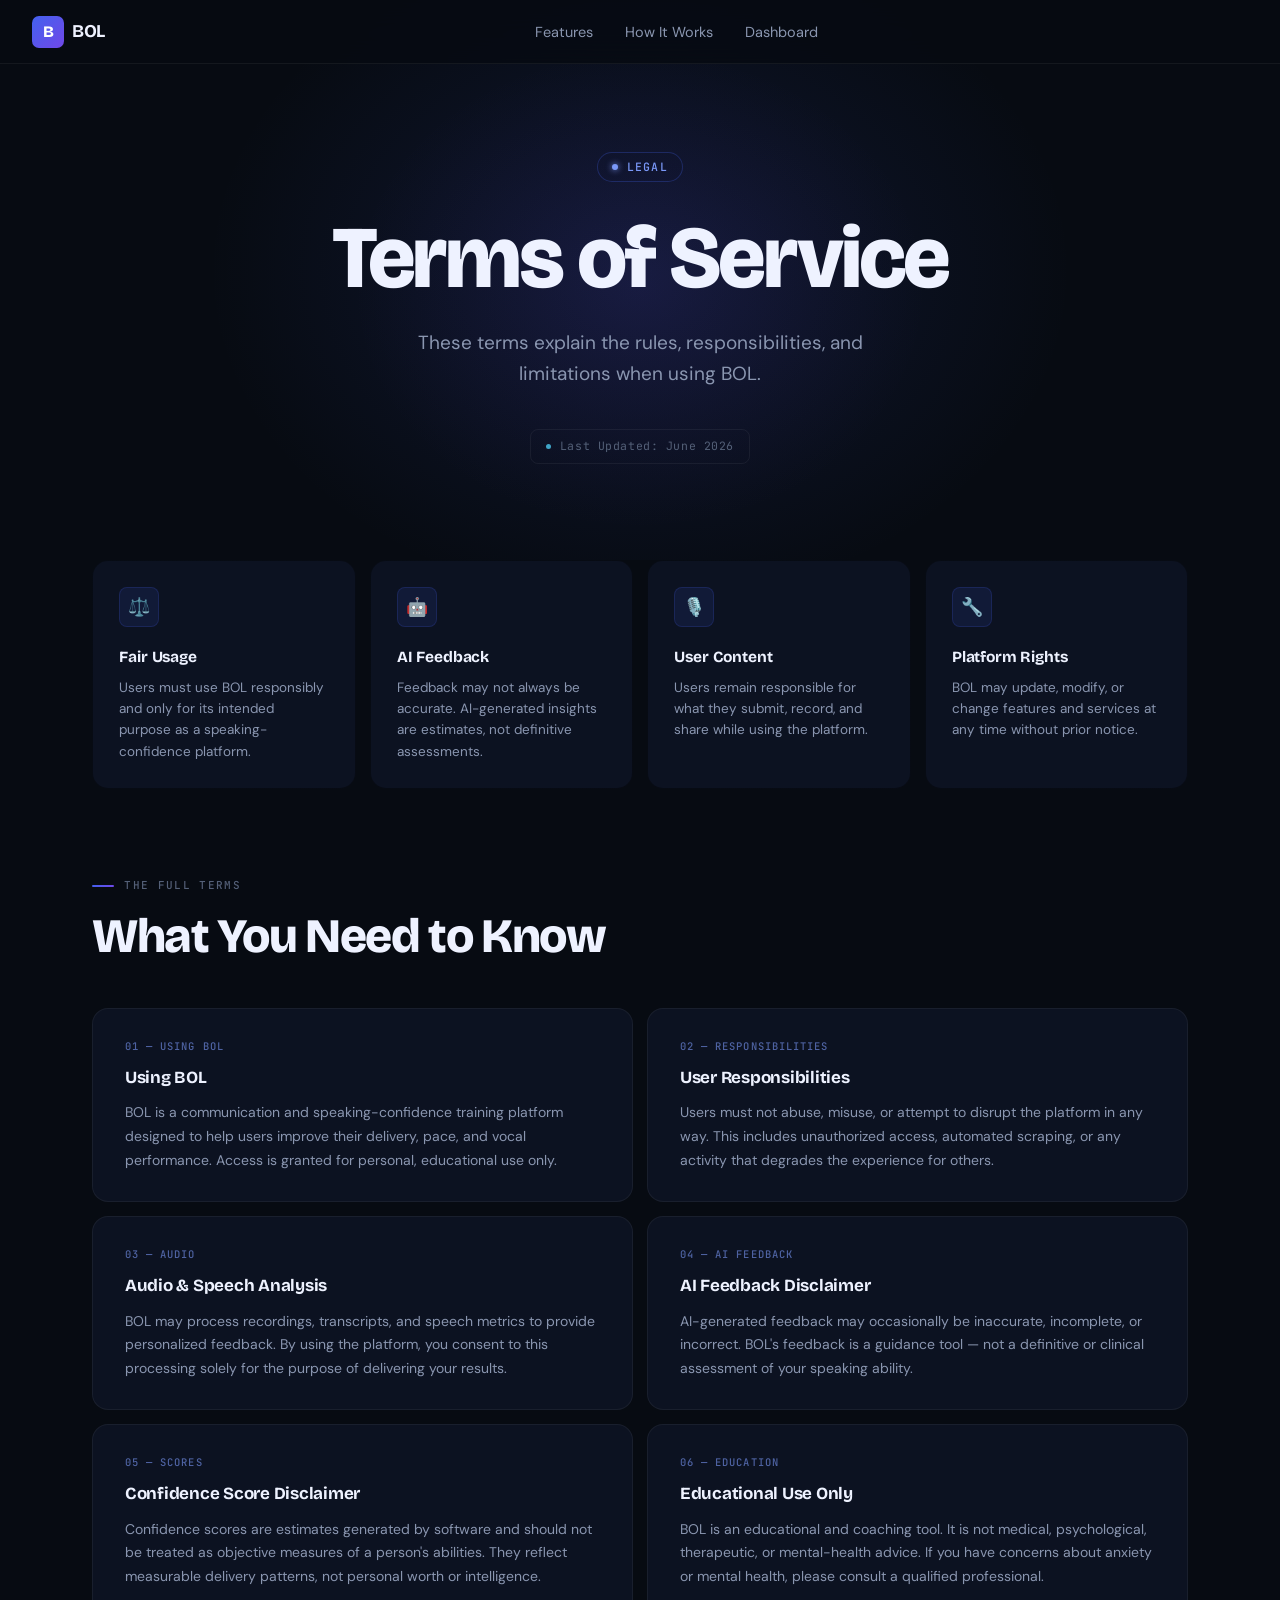
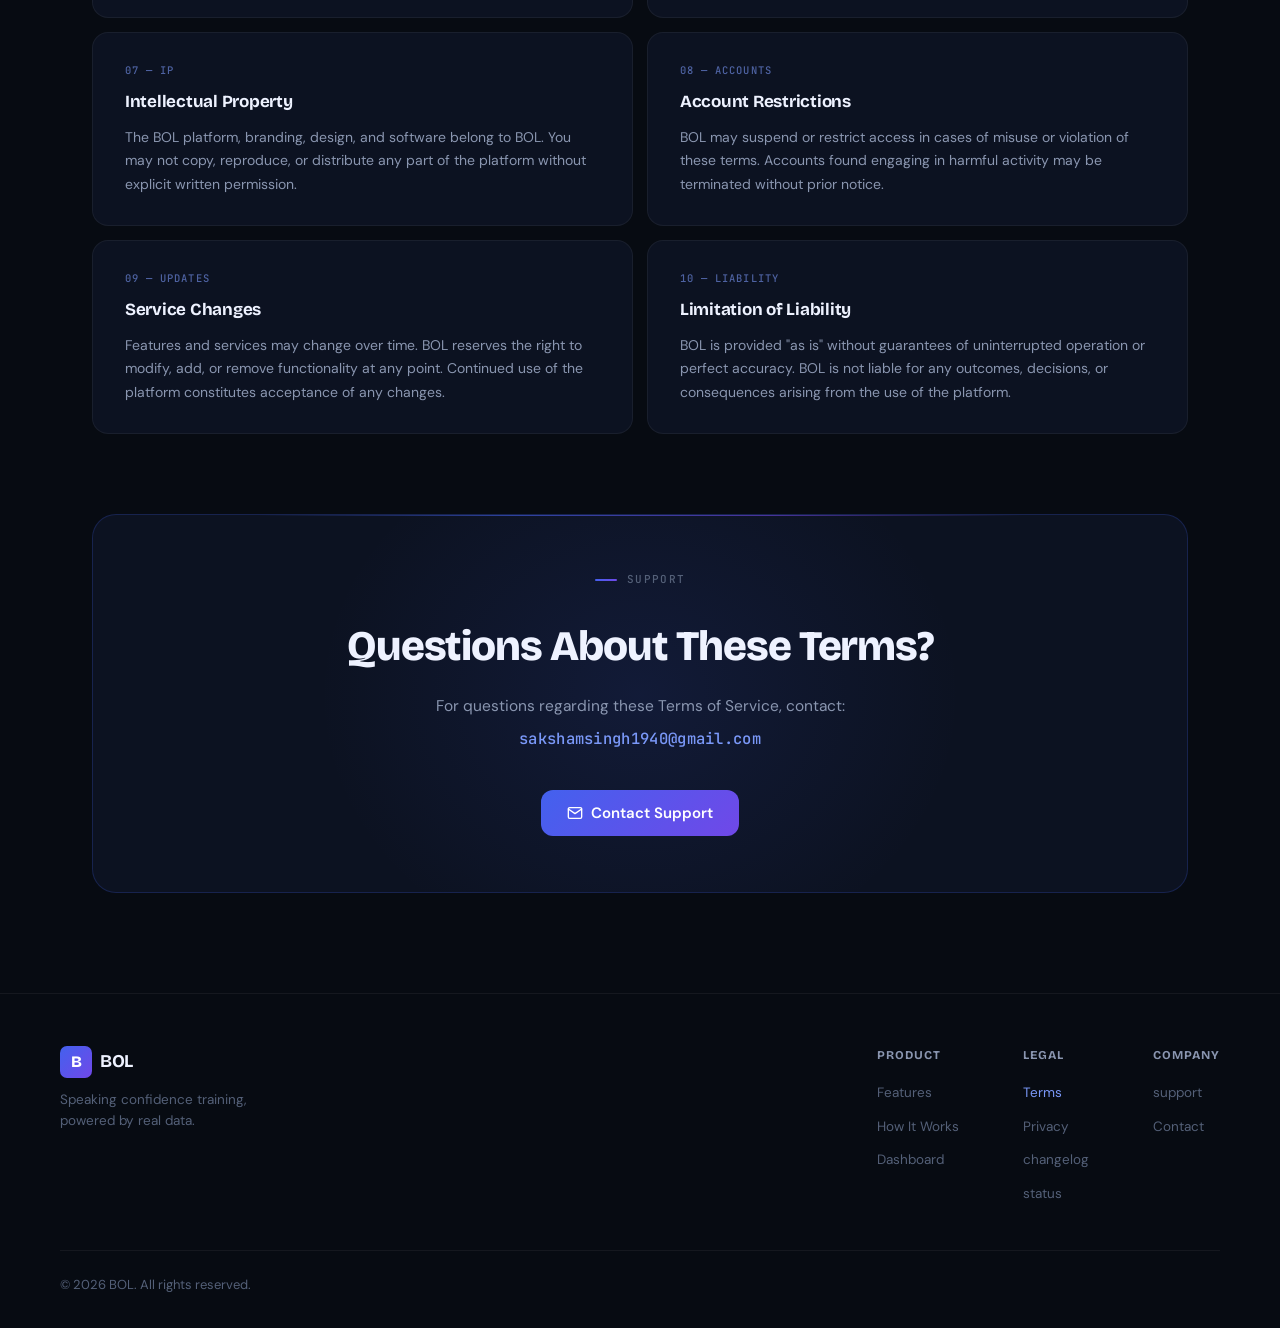
<file: terms.html>
<!DOCTYPE html>
<html lang="en">
<head>
  <meta charset="UTF-8" />
  <meta name="viewport" content="width=device-width, initial-scale=1.0" />
  <title>Terms of Service — BOL</title>

  <link rel="preconnect" href="https://fonts.googleapis.com" />
  <link rel="preconnect" href="https://fonts.gstatic.com" crossorigin />
  <link href="https://fonts.googleapis.com/css2?family=Bricolage+Grotesque:opsz,wght@12..96,400;12..96,500;12..96,600;12..96,700;12..96,800&family=DM+Sans:ital,opsz,wght@0,9..40,300;0,9..40,400;0,9..40,500;0,9..40,600;1,9..40,400&family=JetBrains+Mono:wght@400;500;600&display=swap" rel="stylesheet" />
  <link href="https://fonts.googleapis.com/css2?family=IBM+Plex+Sans:wght@400;500;600&family=IBM+Plex+Mono:wght@400;500;600&display=swap" rel="stylesheet" />

  <style>
    /* ─────────────────────────────────────────
       RESET & BASE
    ───────────────────────────────────────── */
    *, *::before, *::after { box-sizing: border-box; margin: 0; padding: 0; }

    :root {
      /* Backgrounds */
      --bg-root:       #070b12;
      --bg-deep:       #050810;
      --bg-card:       #0c1221;
      --bg-card-hover: #0f1629;
      --bg-card-alt:   #0a1019;

      /* Borders */
      --border-ghost:  rgba(255,255,255,0.055);
      --border-soft:   rgba(255,255,255,0.09);
      --border-blue:   rgba(67,97,238,0.3);

      /* Brand */
      --blue:          #4361ee;
      --blue-light:    #7a98f8;
      --purple:        #7048e8;
      --teal:          #4cc9f0;
      --orange:        #ff4d1f;

      /* Gradients */
      --grad-brand:    linear-gradient(135deg, #4361ee 0%, #7048e8 100%);
      --grad-brand-45: linear-gradient(45deg,  #4361ee 0%, #7048e8 100%);
      --grad-glow-b:   radial-gradient(ellipse at center, rgba(67,97,238,0.14) 0%, transparent 68%);
      --grad-glow-p:   radial-gradient(ellipse at center, rgba(112,72,232,0.09) 0%, transparent 68%);

      /* Text */
      --text-1: #eef2ff;
      --text-2: #8a96b0;
      --text-3: #546078;

      /* Type */
      --f-head: 'Bricolage Grotesque', sans-serif;
      --f-body: 'DM Sans', sans-serif;
      --f-mono: 'JetBrains Mono', 'IBM Plex Mono', monospace;

      /* Radius */
      --r-sm:  8px;
      --r-md:  12px;
      --r-lg:  16px;
      --r-xl:  20px;
      --r-2xl: 24px;
    }

    html { scroll-behavior: smooth; }

    body {
      background: var(--bg-root);
      color: var(--text-1);
      font-family: var(--f-body);
      font-size: 16px;
      line-height: 1.6;
      -webkit-font-smoothing: antialiased;
      overflow-x: hidden;
    }

    a { color: inherit; text-decoration: none; }

    /* ─────────────────────────────────────────
       LAYOUT HELPERS
    ───────────────────────────────────────── */
    .wrap {
      max-width: 1160px;
      margin: 0 auto;
      padding: 0 2rem;
    }

    /* Section eye-brow label: "— SECTION NAME" */
    .eyebrow {
      display: inline-flex;
      align-items: center;
      gap: 0.65rem;
      font-family: var(--f-mono);
      font-size: 11px;
      font-weight: 500;
      letter-spacing: 0.12em;
      text-transform: uppercase;
      color: var(--text-3);
    }
    .eyebrow::before {
      content: '';
      display: block;
      width: 22px;
      height: 2px;
      border-radius: 2px;
      background: var(--grad-brand);
      flex-shrink: 0;
    }

    /* ─────────────────────────────────────────
       NAVBAR
    ───────────────────────────────────────── */
    .navbar {
      position: fixed;
      top: 0; left: 0; right: 0;
      z-index: 200;
      height: 64px;
      display: flex;
      align-items: center;
      justify-content: space-between;
      padding: 0 2rem;
      background: rgba(7,11,18,0.8);
      backdrop-filter: blur(18px);
      -webkit-backdrop-filter: blur(18px);
      border-bottom: 1px solid var(--border-ghost);
      transition: background 0.25s;
    }
    .navbar.scrolled {
      background: rgba(7,11,18,0.97);
    }

    .nav-logo {
      display: flex;
      align-items: center;
      gap: 0.5rem;
    }
    .logo-mark {
      width: 32px;
      height: 32px;
      border-radius: 7px;
      background: var(--grad-brand);
      display: flex;
      align-items: center;
      justify-content: center;
      font-family: var(--f-head);
      font-weight: 800;
      font-size: 16px;
      color: #fff;
      flex-shrink: 0;
    }
    .logo-name {
      font-family: var(--f-head);
      font-weight: 700;
      font-size: 18px;
      letter-spacing: -0.02em;
      color: var(--text-1);
    }

    .nav-links {
      display: flex;
      list-style: none;
      gap: 2rem;
    }
    .nav-links a {
      font-size: 14.5px;
      font-weight: 400;
      color: var(--text-2);
      transition: color 0.2s;
    }
    .nav-links a:hover { color: var(--text-1); }

    .nav-actions {
      display: flex;
      align-items: center;
      gap: 0.6rem;
    }

    .btn-ghost {
      display: inline-flex;
      align-items: center;
      padding: 7px 17px;
      border: 1px solid var(--border-soft);
      border-radius: var(--r-sm);
      font-family: var(--f-body);
      font-size: 14px;
      font-weight: 500;
      color: var(--text-1);
      cursor: pointer;
      transition: all 0.2s;
      background: transparent;
    }
    .btn-ghost:hover {
      background: rgba(255,255,255,0.05);
      border-color: rgba(255,255,255,0.16);
    }

    .btn-cta {
      display: inline-flex;
      align-items: center;
      gap: 5px;
      padding: 8px 20px;
      border-radius: var(--r-sm);
      background: var(--grad-brand);
      font-family: var(--f-body);
      font-size: 14px;
      font-weight: 600;
      color: #fff;
      cursor: pointer;
      border: none;
      transition: all 0.22s;
      white-space: nowrap;
    }
    .btn-cta:hover {
      transform: translateY(-1px);
      box-shadow: 0 8px 24px rgba(67,97,238,0.42);
    }
    .btn-cta .arrow { font-size: 16px; font-weight: 400; line-height: 1; }

    /* ─────────────────────────────────────────
       HERO
    ───────────────────────────────────────── */
    .hero {
      position: relative;
      padding: 152px 2rem 96px;
      text-align: center;
      overflow: hidden;
    }

    /* Radial glows */
    .hero .glow-1 {
      position: absolute;
      top: -80px; left: 50%;
      transform: translateX(-50%);
      width: 900px; height: 700px;
      background: var(--grad-glow-b);
      pointer-events: none;
      z-index: 0;
    }
    .hero .glow-2 {
      position: absolute;
      top: 40px; left: 50%;
      transform: translateX(-50%);
      width: 600px; height: 500px;
      background: var(--grad-glow-p);
      pointer-events: none;
      z-index: 0;
    }

    .hero > * { position: relative; z-index: 1; }

    .hero-badge {
      display: inline-flex;
      align-items: center;
      gap: 0.55rem;
      padding: 5px 14px;
      border-radius: 100px;
      border: 1px solid rgba(67,97,238,0.28);
      background: rgba(7, 18, 4, 0.018);
      font-family: var(--f-mono);
      font-size: 11.5px;
      font-weight: 500;
      letter-spacing: 0.1em;
      text-transform: uppercase;
      color: var(--blue-light);
      margin-bottom: 2rem;
    }
    .hero-badge-dot {
      width: 6px; height: 6px;
      border-radius: 50%;
      background: var(--blue-light);
      box-shadow: 0 0 6px var(--blue-light);
      animation: pulse-dot 2s ease-in-out infinite;
    }
    @keyframes pulse-dot {
      0%, 100% { opacity: 1; box-shadow: 0 0 6px var(--blue-light); }
      50%       { opacity: 0.5; box-shadow: 0 0 12px var(--blue-light); }
    }

    .hero-title {
      font-family: var(--f-head);
      font-size: clamp(52px, 8vw, 88px);
      font-weight: 800;
      letter-spacing: -0.035em;
      line-height: 1.02;
      color: var(--text-1);
      margin-bottom: 1.4rem;
    }

    .hero-sub {
      font-size: clamp(16px, 2vw, 19px);
      font-weight: 400;
      color: var(--text-2);
      max-width: 520px;
      margin: 0 auto 2.5rem;
      line-height: 1.65;
    }

    .hero-meta {
      display: inline-flex;
      align-items: center;
      gap: 0.55rem;
      padding: 7px 15px;
      border: 1px solid var(--border-ghost);
      border-radius: var(--r-sm);
      background: rgba(81, 24, 152, 0);
      font-family: var(--f-mono);
      font-size: 11.5px;
      letter-spacing: 0.05em;
      color: var(--text-3);
    }
    .meta-pip {
      width: 5px; height: 5px;
      border-radius: 50%;
      background: var(--teal);
      opacity: 0.8;
    }

    /* ─────────────────────────────────────────
       SUMMARY CARDS  (4-col glass grid)
    ───────────────────────────────────────── */
    .summary-section {
      padding: 0 0 80px;
    }

    .summary-grid {
      display: grid;
      grid-template-columns: repeat(4, 1fr);
      gap: 14px;
    }

    /* Gradient border trick via background-clip */
    .sum-card {
      position: relative;
      padding: 1.65rem;
      border-radius: var(--r-lg);
      border: 1px solid transparent;
      /* Two-layer background: inner fill + outer gradient border */
      background:
        linear-gradient(var(--bg-card), var(--bg-card)) padding-box,
        linear-gradient(140deg, rgba(67,97,238,0.01), rgba(112,72,232,0.01)) border-box;
      cursor: default;
      transition:
        transform    0.32s cubic-bezier(0.34,1.5,0.64,1),
        box-shadow   0.28s ease,
        background   0.28s ease;
      overflow: hidden;
    }

    /* Bottom accent bar */
    .sum-card::after {
      content: '';
      position: absolute;
      bottom: 0; left: 0; right: 0;
      height: 2px;
      background: var(--grad-brand);
      opacity: 0;
      transition: opacity 0.28s ease;
    }

    .sum-card:hover {
      transform: translateY(-7px);
      box-shadow:
        0 24px 48px rgba(0,0,0,0.45),
        0 0 0 1px rgba(67,97,238,0.18),
        0 0 32px rgba(67,97,238,0.08);
      background:
        linear-gradient(var(--bg-card-hover), var(--bg-card-hover)) padding-box,
        linear-gradient(140deg, rgba(67,97,238,0.5), rgba(112,72,232,0.5)) border-box;
    }
    .sum-card:hover::after { opacity: 1; }

    .sum-icon {
      width: 40px; height: 40px;
      border-radius: var(--r-sm);
      background: rgba(67,97,238,0.11);
      border: 1px solid rgba(67,97,238,0.18);
      display: flex;
      align-items: center;
      justify-content: center;
      font-size: 18px;
      margin-bottom: 1.1rem;
    }

    .sum-title {
      font-family: var(--f-head);
      font-size: 15.5px;
      font-weight: 700;
      color: var(--text-1);
      letter-spacing: -0.01em;
      margin-bottom: 0.45rem;
    }

    .sum-text {
      font-size: 13.5px;
      color: var(--text-2);
      line-height: 1.58;
    }

    /* ─────────────────────────────────────────
       TERMS CARDS  (2-col grid)
    ───────────────────────────────────────── */
    .terms-section { padding: 0 0 80px; }

    .terms-head {
      margin-bottom: 2.8rem;
    }
    .terms-head .eyebrow { margin-bottom: 1rem; }

    .terms-heading {
      font-family: var(--f-head);
      font-size: clamp(32px, 4.5vw, 48px);
      font-weight: 800;
      letter-spacing: -0.028em;
      line-height: 1.08;
    }

    .terms-grid {
      display: grid;
      grid-template-columns: repeat(2, 1fr);
      gap: 14px;
    }

    .t-card {
      position: relative;
      padding: 1.8rem 2rem;
      border-radius: var(--r-lg);
      border: 1px solid var(--border-ghost);
      background: var(--bg-card);
      overflow: hidden;
      transition:
        transform  0.26s cubic-bezier(0.4,0,0.2,1),
        box-shadow 0.26s ease,
        border-color 0.26s ease,
        background 0.26s ease;
    }

    /* Left accent stripe */
    .t-card::before {
      content: '';
      position: absolute;
      top: 0; left: 0;
      width: 3px; height: 0;
      background: var(--grad-brand);
      border-radius: 0 3px 3px 0;
      transition: height 0.32s cubic-bezier(0.4,0,0.2,1);
    }

    .t-card:hover {
      transform: translateY(-4px);
      border-color: rgba(67,97,238,0.18);
      background: var(--bg-card-hover);
      box-shadow:
        0 16px 36px rgba(0,0,0,0.38),
        0 0 20px rgba(67,97,238,0.06);
    }
    .t-card:hover::before { height: 100%; }

    .t-num {
      font-family: var(--f-mono);
      font-size: 10.5px;
      font-weight: 500;
      letter-spacing: 0.1em;
      text-transform: uppercase;
      color: var(--blue-light);
      opacity: 0.6;
      margin-bottom: 0.6rem;
    }

    .t-title {
      font-family: var(--f-head);
      font-size: 17px;
      font-weight: 700;
      color: var(--text-1);
      letter-spacing: -0.015em;
      margin-bottom: 0.65rem;
    }

    .t-body {
      font-size: 14px;
      color: var(--text-2);
      line-height: 1.68;
    }

    /* ─────────────────────────────────────────
       CONTACT CARD
    ───────────────────────────────────────── */
    .contact-section { padding: 0 0 100px; }

    .contact-card {
      position: relative;
      border-radius: var(--r-2xl);
      border: 1px solid rgba(67,97,238,0.22);
      background: var(--bg-card);
      padding: 3.5rem 2.5rem;
      text-align: center;
      overflow: hidden;
    }

    /* Deep glow behind card */
    .contact-card::before {
      content: '';
      position: absolute;
      top: -120px; left: 50%;
      transform: translateX(-50%);
      width: 700px; height: 600px;
      background: radial-gradient(ellipse at center, rgba(67,97,238,0.11) 0%, transparent 65%);
      pointer-events: none;
      z-index: 0;
    }

    /* Top gradient line */
    .contact-card::after {
      content: '';
      position: absolute;
      top: 0; left: 15%; right: 15%;
      height: 1px;
      background: linear-gradient(90deg, transparent, rgba(67,97,238,0.6), rgba(112,72,232,0.6), transparent);
    }

    .contact-card > * { position: relative; z-index: 1; }

    .cc-eyebrow {
      display: flex;
      align-items: center;
      justify-content: center;
      gap: 0.65rem;
      margin-bottom: 1.5rem;
    }

    .cc-title {
      font-family: var(--f-head);
      font-size: clamp(28px, 4vw, 42px);
      font-weight: 800;
      letter-spacing: -0.025em;
      margin-bottom: 0.85rem;
    }

    .cc-sub {
      font-size: 15.5px;
      color: var(--text-2);
      margin-bottom: 0.55rem;
    }

    .cc-email {
      display: block;
      font-family: var(--f-mono);
      font-size: 15.5px;
      font-weight: 500;
      letter-spacing: 0.02em;
      color: var(--blue-light);
      margin-bottom: 2.4rem;
      transition: opacity 0.2s;
    }
    .cc-email:hover { opacity: 0.75; }

    .btn-contact {
      display: inline-flex;
      align-items: center;
      gap: 8px;
      padding: 11px 26px;
      border-radius: var(--r-md);
      background: var(--grad-brand);
      font-family: var(--f-body);
      font-size: 15px;
      font-weight: 600;
      color: #fff;
      cursor: pointer;
      border: none;
      text-decoration: none;
      transition: all 0.22s;
    }
    .btn-contact:hover {
      transform: translateY(-2px);
      box-shadow: 0 14px 36px rgba(67,97,238,0.48);
    }

    /* ─────────────────────────────────────────
       FOOTER
    ───────────────────────────────────────── */
    .footer {
      border-top: 1px solid var(--border-ghost);
      padding: 3.2rem 2rem 2rem;
    }
    .footer-inner {
      max-width: 1160px;
      margin: 0 auto;
    }

    .footer-top {
      display: flex;
      justify-content: space-between;
      align-items: flex-start;
      gap: 3rem;
      margin-bottom: 2.8rem;
    }

    .footer-brand { flex-shrink: 0; }
    .footer-brand .nav-logo { margin-bottom: 0.8rem; }
    .footer-tagline {
      font-size: 13.5px;
      color: var(--text-3);
      max-width: 200px;
      line-height: 1.55;
    }

    .footer-cols {
      display: flex;
      gap: 4rem;
    }

    .fc-title {
      font-family: var(--f-head);
      font-size: 12px;
      font-weight: 700;
      letter-spacing: 0.08em;
      text-transform: uppercase;
      color: var(--text-2);
      margin-bottom: 0.9rem;
    }
    .fc-list {
      list-style: none;
      display: flex;
      flex-direction: column;
      gap: 0.5rem;
    }
    .fc-list a {
      font-size: 13.5px;
      color: var(--text-3);
      transition: color 0.2s;
    }
    .fc-list a:hover { color: var(--text-2); }
    .fc-list a.active { color: var(--blue-light); }

    .footer-bottom {
      border-top: 1px solid var(--border-ghost);
      padding-top: 1.5rem;
      display: flex;
      justify-content: space-between;
      align-items: center;
    }
    .footer-copy {
      font-size: 13px;
      color: var(--text-3);
    }
    .footer-legal {
      display: flex;
      gap: 1.4rem;
    }
    .footer-legal a {
      font-size: 13px;
      color: var(--text-3);
      transition: color 0.2s;
    }
    .footer-legal a:hover { color: var(--text-2); }
    .footer-legal a.active { color: var(--blue-light); }

    /* ─────────────────────────────────────────
       SCROLL REVEAL
    ───────────────────────────────────────── */
    .reveal {
      opacity: 0;
      transform: translateY(22px);
      transition: opacity 0.55s ease, transform 0.55s ease;
    }
    .reveal.in {
      opacity: 1;
      transform: translateY(0);
    }
    .reveal-d1 { transition-delay: 0.08s; }
    .reveal-d2 { transition-delay: 0.16s; }
    .reveal-d3 { transition-delay: 0.24s; }
    .reveal-d4 { transition-delay: 0.32s; }

    /* ─────────────────────────────────────────
       RESPONSIVE
    ───────────────────────────────────────── */
    @media (max-width: 1024px) {
      .summary-grid { grid-template-columns: repeat(2, 1fr); }
    }

    @media (max-width: 768px) {
      .nav-links { display: none; }
      .summary-grid { grid-template-columns: 1fr; }
      .terms-grid  { grid-template-columns: 1fr; }
      .footer-top  { flex-direction: column; }
      .footer-cols { gap: 2rem; flex-wrap: wrap; }
      .hero { padding: 120px 1.25rem 72px; }
      .contact-card { padding: 2.4rem 1.5rem; }
    }
  </style>
</head>
<body>

  <!-- ═══════════════════════════════════════
       NAVBAR
  ═══════════════════════════════════════ -->
  <nav class="navbar" id="navbar">
    <a href="/" class="nav-logo">
      <div class="logo-mark">B</div>
      <span class="logo-name">BOL</span>
    </a>

    <ul class="nav-links">
      <li><a href="BOL.html#features">Features</a></li>
      <li><a href="view demoreport.html">How It Works</a></li>
      <li><a href="BOL.html#DASHBOARD">Dashboard</a></li>
    </ul>

    <div class="nav-actions">
      
  </nav>


  <!-- ═══════════════════════════════════════
       HERO
  ═══════════════════════════════════════ -->
  <section class="hero">
    <div class="glow-1"></div>
    <div class="glow-2"></div>

    <div class="hero-badge">
      <span class="hero-badge-dot"></span>
      Legal
    </div>

    <h1 class="hero-title">Terms of Service</h1>

    <p class="hero-sub">
      These terms explain the rules, responsibilities, and limitations when using BOL.
    </p>

    <div class="hero-meta">
      <span class="meta-pip"></span>
      Last Updated: June 2026
    </div>
  </section>


  <!-- ═══════════════════════════════════════
       SUMMARY CARDS
  ═══════════════════════════════════════ -->
  <section class="summary-section">
    <div class="wrap">
      <div class="summary-grid">

        <div class="sum-card reveal reveal-d1">
          <div class="sum-icon">⚖️</div>
          <div class="sum-title">Fair Usage</div>
          <div class="sum-text">Users must use BOL responsibly and only for its intended purpose as a speaking-confidence platform.</div>
        </div>

        <div class="sum-card reveal reveal-d2">
          <div class="sum-icon">🤖</div>
          <div class="sum-title">AI Feedback</div>
          <div class="sum-text">Feedback may not always be accurate. AI-generated insights are estimates, not definitive assessments.</div>
        </div>

        <div class="sum-card reveal reveal-d3">
          <div class="sum-icon">🎙️</div>
          <div class="sum-title">User Content</div>
          <div class="sum-text">Users remain responsible for what they submit, record, and share while using the platform.</div>
        </div>

        <div class="sum-card reveal reveal-d4">
          <div class="sum-icon">🔧</div>
          <div class="sum-title">Platform Rights</div>
          <div class="sum-text">BOL may update, modify, or change features and services at any time without prior notice.</div>
        </div>

      </div>
    </div>
  </section>


  <!-- ═══════════════════════════════════════
       TERMS CARDS
  ═══════════════════════════════════════ -->
  <section class="terms-section">
    <div class="wrap">

      <div class="terms-head reveal">
        <div class="eyebrow">The Full Terms</div>
        <h2 class="terms-heading">What You Need to Know</h2>
      </div>

      <div class="terms-grid">

        <div class="t-card reveal reveal-d1">
          <div class="t-num">01 — Using BOL</div>
          <div class="t-title">Using BOL</div>
          <div class="t-body">BOL is a communication and speaking-confidence training platform designed to help users improve their delivery, pace, and vocal performance. Access is granted for personal, educational use only.</div>
        </div>

        <div class="t-card reveal reveal-d2">
          <div class="t-num">02 — Responsibilities</div>
          <div class="t-title">User Responsibilities</div>
          <div class="t-body">Users must not abuse, misuse, or attempt to disrupt the platform in any way. This includes unauthorized access, automated scraping, or any activity that degrades the experience for others.</div>
        </div>

        <div class="t-card reveal reveal-d1">
          <div class="t-num">03 — Audio</div>
          <div class="t-title">Audio & Speech Analysis</div>
          <div class="t-body">BOL may process recordings, transcripts, and speech metrics to provide personalized feedback. By using the platform, you consent to this processing solely for the purpose of delivering your results.</div>
        </div>

        <div class="t-card reveal reveal-d2">
          <div class="t-num">04 — AI Feedback</div>
          <div class="t-title">AI Feedback Disclaimer</div>
          <div class="t-body">AI-generated feedback may occasionally be inaccurate, incomplete, or incorrect. BOL's feedback is a guidance tool — not a definitive or clinical assessment of your speaking ability.</div>
        </div>

        <div class="t-card reveal reveal-d1">
          <div class="t-num">05 — Scores</div>
          <div class="t-title">Confidence Score Disclaimer</div>
          <div class="t-body">Confidence scores are estimates generated by software and should not be treated as objective measures of a person's abilities. They reflect measurable delivery patterns, not personal worth or intelligence.</div>
        </div>

        <div class="t-card reveal reveal-d2">
          <div class="t-num">06 — Education</div>
          <div class="t-title">Educational Use Only</div>
          <div class="t-body">BOL is an educational and coaching tool. It is not medical, psychological, therapeutic, or mental-health advice. If you have concerns about anxiety or mental health, please consult a qualified professional.</div>
        </div>

        <div class="t-card reveal reveal-d1">
          <div class="t-num">07 — IP</div>
          <div class="t-title">Intellectual Property</div>
          <div class="t-body">The BOL platform, branding, design, and software belong to BOL. You may not copy, reproduce, or distribute any part of the platform without explicit written permission.</div>
        </div>

        <div class="t-card reveal reveal-d2">
          <div class="t-num">08 — Accounts</div>
          <div class="t-title">Account Restrictions</div>
          <div class="t-body">BOL may suspend or restrict access in cases of misuse or violation of these terms. Accounts found engaging in harmful activity may be terminated without prior notice.</div>
        </div>

        <div class="t-card reveal reveal-d1">
          <div class="t-num">09 — Updates</div>
          <div class="t-title">Service Changes</div>
          <div class="t-body">Features and services may change over time. BOL reserves the right to modify, add, or remove functionality at any point. Continued use of the platform constitutes acceptance of any changes.</div>
        </div>

        <div class="t-card reveal reveal-d2">
          <div class="t-num">10 — Liability</div>
          <div class="t-title">Limitation of Liability</div>
          <div class="t-body">BOL is provided "as is" without guarantees of uninterrupted operation or perfect accuracy. BOL is not liable for any outcomes, decisions, or consequences arising from the use of the platform.</div>
        </div>

      </div>
    </div>
  </section>


  <!-- ═══════════════════════════════════════
       CONTACT CARD
  ═══════════════════════════════════════ -->
  <section class="contact-section">
    <div class="wrap">
      <div class="contact-card reveal">

        <div class="cc-eyebrow">
          <span class="eyebrow">Support</span>
        </div>

        <h2 class="cc-title">Questions About These Terms?</h2>
        <p class="cc-sub">For questions regarding these Terms of Service, contact:</p>
        <a href="mailto:sakshamsingh1940@gmail.com" class="cc-email">
          sakshamsingh1940@gmail.com
        </a>

        <div>
          <a href="mailto:sakshamsingh1940@gmail.com" class="btn-contact">
            <svg width="16" height="16" viewBox="0 0 24 24" fill="none"
                 stroke="currentColor" stroke-width="2"
                 stroke-linecap="round" stroke-linejoin="round">
              <path d="M4 4h16c1.1 0 2 .9 2 2v12c0 1.1-.9 2-2 2H4c-1.1 0-2-.9-2-2V6c0-1.1.9-2 2-2z"/>
              <polyline points="22,6 12,13 2,6"/>
            </svg>
            Contact Support
          </a>
        </div>

      </div>
    </div>
  </section>


  <!-- ═══════════════════════════════════════
       FOOTER
  ═══════════════════════════════════════ -->
  <footer class="footer">
    <div class="footer-inner">

      <div class="footer-top">
        <div class="footer-brand">
          <a href="/" class="nav-logo">
            <div class="logo-mark">B</div>
            <span class="logo-name">BOL</span>
          </a>
          <p class="footer-tagline">Speaking confidence training, powered by real data.</p>
        </div>

        <div class="footer-cols">
          <div>
            <div class="fc-title">Product</div>
            <ul class="fc-list">
              <li><a href="BOL.html#features">Features</a></li>
              <li><a href="view demoreport.html">How It Works</a></li>
              <li><a href="BOL.html#dashboard">Dashboard</a></li>
              
            </ul>
          </div>
          
          <div>
            <div class="fc-title">Legal</div>
            <ul class="fc-list">
              <li><a href="#" class="active">Terms</a></li>
              <li><a href="privacy.html">Privacy</a></li>
              <li><a href="changelog.html">changelog</a></li>
              <li><a href="status.html">status</a></li>
            </ul>
          </div>
          <div>
            <div class="fc-title">company</div>
            <ul class="fc-list">
                <li><a href="suport.htm">support</a></li>
              <li><a href="contact.html">Contact</a></li>
            </ul>
          </div>
        </div>
      </div>

      <div class="footer-bottom">
        <p class="footer-copy">© 2026 BOL. All rights reserved.</p>
        <div class="footer-legal">
          
        </div>
      </div>

    </div>
  </footer>


  <!-- ═══════════════════════════════════════
       JAVASCRIPT
  ═══════════════════════════════════════ -->
  <script>
    /* ── Navbar scroll effect ── */
    const navbar = document.getElementById('navbar');
    window.addEventListener('scroll', () => {
      navbar.classList.toggle('scrolled', window.scrollY > 24);
    }, { passive: true });

    /* ── Scroll reveal via IntersectionObserver ── */
    const io = new IntersectionObserver((entries) => {
      entries.forEach(e => {
        if (e.isIntersecting) {
          e.target.classList.add('in');
          io.unobserve(e.target);
        }
      });
    }, { threshold: 0.12, rootMargin: '0px 0px -32px 0px' });

    document.querySelectorAll('.reveal').forEach(el => io.observe(el));
  </script>
</body>
</html>
</file>
<file: backup5.css>
/* bottun style ki gyi hai */
/* === THEMED BUTTON FINISHES=== */

/* Stylish Improve button — bigger presence, gradient, icon-like caret */
#improveButton {
  background: linear-gradient(90deg, rgba(96,165,250,0.14), rgba(124,58,237,0.10));
  border: 1px solid rgba(96,165,250,0.32);
  color: #e6f2ff;
  font-weight:900;
  letter-spacing: .2px;
  padding:12px 18px;
  border-radius:14px;
  display:inline-flex;
  align-items:center;
  justify-content:center;
  gap:10px;
  box-shadow: 0 8px 30px rgba(37,99,235,0.08);
  transition: transform .18s ease, box-shadow .22s ease, background .22s ease;
  position:relative;
}


/* trajectory css is here */
.trajectory-row {
  display: flex;
  align-items: center;
  gap: 6px;
  margin-top: 10px;
  font-size: 13px;
  color: #cbd5f5;
}


.trajectory-label {
  font-weight: 600;
}

.trajectory-arrow {
  font-size: 18px;
  line-height: 1;
}

.trajectory-arrow.up { color: #22c55e; }
.trajectory-arrow.down { color: #ef4444; }
.trajectory-arrow.flat { color: #94a3b8; }


.trajectory-text {
  font-weight: 600;
}

/* subtle caret on the right */
#improveButton::after{
  content: '⤴';
  opacity:0.9;
  font-weight:800;
  margin-left:6px;
  transform: translateY(-1px);
  font-size:14px;
}

/* hover: lift + stronger glow */
#improveButton:hover{
  transform: translateY(-4px);
  box-shadow: 0 18px 50px rgba(96,165,250,0.18);
  background: linear-gradient(90deg, rgba(96,165,250,0.18), rgba(124,58,237,0.14));
  border-color: rgba(96,165,250,0.48);
}

/* active press */
#improveButton:active{ transform: translateY(-1px) scale(.995); }

/* Make the button look more 'call-to-action' when attention class present */
#improveButton.attention{
  animation: improvePulse 1.4s infinite ease-in-out;
  border-color: rgba(124,58,237,0.42);
}

/* RETAKE / CLOSE / SKIP — theme aligned, tactile, compact */
#retakeBtnPolished,
#closeResultBtn,
#sessionSkipBtn {
  border-radius: 12px;
  padding: 10px 12px;
  font-weight:800;
  font-size:14px;
  cursor:pointer;
  transition: transform .14s ease, box-shadow .14s ease, background .14s ease, border-color .14s ease;
  border: 1px solid rgba(148,163,184,0.06);
  background: linear-gradient(180deg, rgba(255,255,255,0.02), rgba(255,255,255,0.006));
  color: var(--text);
  box-shadow: 0 8px 20px rgba(2,6,23,0.45);
}

/* retake gets an energetic accent */
#retakeBtnPolished {
  background: linear-gradient(90deg, rgba(34,197,94,0.06), rgba(96,165,250,0.04));
  border: 1px solid rgba(34,197,94,0.14);
  color: #eafff0;
}
#retakeBtnPolished:hover {
  transform: translateY(-3px);
  box-shadow: 0 18px 36px rgba(34,197,94,0.10);
  border-color: rgba(34,197,94,0.28);
}

/* close = muted, less aggressive */
#closeResultBtn {
  background: transparent;
  border: 1px solid rgba(148,163,184,0.06);
  color: #cbd5e1;
  box-shadow: none;
}
#closeResultBtn:hover {
  background: rgba(255,255,255,0.02);
  transform: translateY(-2px);
  border-color: rgba(148,163,184,0.12);
}

/* skip = ghost but visible and tactile */
#sessionSkipBtn {
  background: transparent;
  border: 1px dashed rgba(148,163,184,0.06);
  color: var(--muted);
}
#sessionSkipBtn:hover {
  background: rgba(255,255,255,0.02);
  color: var(--text);
  transform: translateY(-2px);
  border-color: rgba(96,165,250,0.08);
}

/* small active states for mobile feel */
#retakeBtnPolished:active,
#closeResultBtn:active,
#sessionSkipBtn:active {
  transform: translateY(0) scale(.985);
}

/* style for .btn.added (keep consistent) */
.btn.added {
  background: linear-gradient(90deg,#22c55e,#60a5fa);
  color: #021020;
  border: none;
  box-shadow: 0 14px 34px rgba(34,197,94,0.12);
  font-weight:900;
}

/* KEEP keyboard accessibility visible but subtle */
#retakeBtnPolished:focus,
#closeResultBtn:focus,
#sessionSkipBtn:focus,
#improveButton:focus {
  outline: 3px solid rgba(96,165,250,0.12);
  outline-offset: 3px;
}

/* small responsive tweak for session task controls on narrow screens */
@media (max-width:520px){
  #sessionPracticeBtn { padding:12px; font-size:15px; border-radius:12px; }
  #sessionMarkBtn, #sessionSkipBtn { padding:10px; font-size:13px; border-radius:12px; }
}

/* improvement button */
/* ==== Highlight Improve Button on Result Screen ==== */
#improveButton {
  background: rgba(255,255,255,0.04);
  border: 1px solid rgba(96,165,250,0.25);
  color: #dbeafe;
  font-weight: 700;
  padding: 12px 16px;
  border-radius: 12px;
  margin-top: 14px;
  width: 100%;
  cursor: pointer;
  transition: 
    background .25s ease,
    box-shadow .25s ease,
    transform .25s ease,
    border-color .25s ease;
  box-shadow: 0 0 0 rgba(96,165,250,0.4);
}

/* Hover effect */
#improveButton:hover {
  background: rgba(96,165,250,0.12);
  border-color: rgba(96,165,250,0.55);
  box-shadow: 0 0 18px rgba(96,165,250,0.35);
  transform: translateY(-2px);
}

/* Click (active) feedback */
#improveButton:active {
  transform: scale(0.97);
}

/* Gentle pulse to draw attention */
@keyframes improvePulse {
  0% { box-shadow: 0 0 0 rgba(96,165,250,0.25); }
  50% { box-shadow: 0 0 14px rgba(96,165,250,0.35); }
  100% { box-shadow: 0 0 0 rgba(96,165,250,0.25); }
}
#improveButton.attention {
  animation: improvePulse 2s infinite;
}

/* ===== Improvement panel (slide-in) — matches BOL theme ===== */
.improve-panel {
  position: fixed;
  right: 20px;
  bottom: 20px;
  width: 420px;
  max-width: calc(100% - 40px);
  height: calc(84vh);
  background: linear-gradient(180deg,#071026,#07101a);
  border-radius: 14px;
  border: 1px solid rgba(148,163,184,0.04);
  box-shadow: 0 40px 120px rgba(2,6,23,0.7);
  transform: translateY(30px) scale(.98);
  opacity: 0;
  transition: transform .36s cubic-bezier(.2,.9,.2,1), opacity .26s;
  z-index: 1201;
  display:flex;
  flex-direction:column;
  overflow:hidden;
  backdrop-filter: blur(6px) saturate(.95);
}

/* yaha par improvement panel ko fix kiya gya hai  */
/* ensure improvement panel is above everything and clickable */
.improve-panel {
  z-index: 1400; /* make sure it's above result overlay (1000) */
  pointer-events: auto;
}

/* when result overlay is visible, keep panel accessible */
.result-screen.show + #improvePanel,
#improvePanel { pointer-events: auto; }

/* reduce visual footprint a touch so it doesn't feel like a block */
.improve-panel { width: 420px; max-height: 84vh; }

.improve-panel.show {
  transform: translateY(0) scale(1);
  opacity: 1;
}

/* panel header */
.improve-panel-header {
  display:flex;align-items:center;justify-content:space-between;padding:14px 14px;border-bottom:1px solid rgba(255,255,255,0.02);
}
.improve-panel-title { font-weight:800; font-size:15px; }
.improve-close { background:transparent;border:none;color:var(--muted);font-weight:800;cursor:pointer;padding:6px 8px;border-radius:8px }

/* content area */
.improve-panel-body { overflow:auto;padding:12px 14px; display:flex;flex-direction:column; gap:12px; }

/* sections */
.improve-section { background:rgba(255,255,255,0.01); border-radius:10px; padding:10px; border:1px solid rgba(255,255,255,0.02); }
.improve-section h4 { margin-bottom:8px; font-size:13px }
.tip-list li { margin-bottom:8px; color:var(--muted); font-size:14px }

/* breathing UI */
.breath-box { display:flex;gap:10px;align-items:center; }
.breath-circle { width:64px;height:64px;border-radius:999px;background:linear-gradient(90deg,#0f1724,#0b1220);display:flex;align-items:center;justify-content:center;font-weight:800;color:#cfe9ff;box-shadow:0 10px 30px rgba(37,99,235,0.06) }
.breath-label { color:var(--muted);font-size:13px }

/* 7-day plan list */
.day-item { display:flex;justify-content:space-between;align-items:center;padding:8px;border-radius:8px;border:1px solid rgba(255,255,255,0.02);background:transparent;margin-bottom:8px; }
.day-item small { color:var(--muted) }

/* gamification */
.gamify { display:flex;gap:12px;align-items:center }
.xp-box { flex:1; }
.xp-bar { height:8px;background:rgba(255,255,255,0.03);border-radius:999px;overflow:hidden }
.xp-fill { height:100%; width:0; background:linear-gradient(90deg,var(--accent2),var(--accent1)); transition:width .6s cubic-bezier(.22,.9,.3,1) }
.level { font-weight:800; font-size:14px }

/* history list */
.history-list { max-height:140px; overflow:auto; display:flex;flex-direction:column; gap:8px; }
.history-item { display:flex;justify-content:space-between;align-items:center;padding:8px;border-radius:8px;border:1px solid rgba(255,255,255,0.02);background:transparent; font-size:13px }

/* canvas chart */
.improve-chart { width:100%; height:100px; background:transparent; border-radius:8px }

/* compact mobile */
@media (max-width:520px){
  .improve-panel { right:12px; left:12px; width:auto; height:78vh; bottom:12px; }
  .breath-circle { width:56px;height:56px }
}

/* aggressive: remove browser focus glow for these UI bits */
.audio-player *:focus,
.play-pill:focus,
.audio-btn:focus,
#playAudioBtnPolished:focus,
button:focus,
a:focus,
input:focus,
audio:focus {
  outline: none !important;
  box-shadow: none !important;
}

/* For Firefox inner focus */
button::-moz-focus-inner { border: 0; }

/* prevent tap highlight on mobile */
.audio-player * { -webkit-tap-highlight-color: transparent; }

/* if you prefer to keep keyboard focus visible, switch to:
   :focus:not(:focus-visible) { outline: none; box-shadow:none }
   but you asked to hide it, so above removes both. */


remove blue focus glow from custom audio controls
.audio-player *:focus {
  outline: none !important;
  box-shadow: none !important;
}
/* css of audio player  */
.audio-player * {
  -webkit-tap-highlight-color: transparent;
}
.audio-player {

  margin-top:20px;

  padding:18px 20px;

  background:
    linear-gradient(180deg,
      rgba(255,255,255,0.04),
      rgba(255,255,255,0.02)
    );

  backdrop-filter: blur(16px) saturate(1.6);

  border-radius:18px;

  border:1px solid rgba(255,255,255,0.06);

  box-shadow:
    0 25px 70px rgba(2,6,23,0.75),
    inset 0 1px 0 rgba(255,255,255,0.04);

  transition: all .25s ease;
}
.audio-player:hover{

  transform:translateY(-3px);

  border-color:rgba(96,165,250,0.35);

  box-shadow:
    0 35px 90px rgba(37,99,235,0.18),
    inset 0 1px 0 rgba(255,255,255,0.05);
}
.audio-btn {

  width:46px;
  height:46px;

  border-radius:999px;

  background:
    radial-gradient(circle at 30% 20%,
      #7c3aed,
      #2563eb
    );

  display:flex;
  justify-content:center;
  align-items:center;

  font-size:18px;

  color:white;

  cursor:pointer;

  box-shadow:
    0 10px 30px rgba(37,99,235,0.5),
    inset 0 1px 0 rgba(255,255,255,0.25);

  transition:
    transform .18s ease,
    box-shadow .18s ease;
}

.audio-btn:active {
  transform: scale(0.92);
}

.audio-timeline {
  flex: 1;
  height: 5px;
  background: rgba(255,255,255,0.15);
  border-radius: 5px;
  overflow: hidden;
}
#audioProgress {

  height:100%;
  width:0;

  background:
    linear-gradient(90deg,
      #2563eb,
      #60a5fa,
      #7c3aed
    );

  box-shadow:
    0 0 12px rgba(96,165,250,0.6);
}


.audio-time {
  font-size: 12px;
  color: #d1d5db;
  width: 40px;
  text-align: right;
}

/* === EDIT START: Premium audio player (overrides previous rules) === */
.audio-player {
  padding: 14px 18px;
  background: rgba(255,255,255,0.03);
  backdrop-filter: blur(12px) saturate(1.4);
  border-radius: 16px;
  border: 1px solid rgba(255,255,255,0.05);
  box-shadow: 0 20px 40px rgba(0,0,0,0.35);
}

.audio-btn {
  width: 38px;
  height: 38px;
  border-radius: 999px;
  background: radial-gradient(circle at 30% 20%, #7c3aed, #2563eb);
  display: flex;
  justify-content: center;
  align-items: center;
  font-size: 17px;
  font-weight: 700;
  color: white;
  cursor: pointer;
  box-shadow: 0 8px 20px rgba(37,99,235,0.45);
  transition: transform .18s ease, box-shadow .18s ease;
}
.audio-btn:active {

  transform: scale(0.92);

  box-shadow:
    0 5px 15px rgba(37,99,235,0.4),
    inset 0 1px 0 rgba(255,255,255,0.2);
}

.audio-timeline {
  flex: 1;
  height: 4px;
  background: rgba(255,255,255,0.12);
  border-radius: 999px;
  overflow: hidden;
  position: relative;
}

.audio-time {
  width: 48px;
  text-align: right;
  font-size: 12px;
  color: #b7c1d1;
}
/* === EDIT END: Premium audio player === */

/* ===== PAGE BLUR WHEN RESULT OPEN ===== */
.page.blurred {
  filter: blur(8px) saturate(.9) brightness(.55);
  transition: filter 260ms cubic-bezier(.2,.9,.2,1);
  pointer-events: none; /* makes underlying page inert while overlay is open */
  user-select: none;
}

/* allow specific interactive elements to still be focusable if needed:
   we will remove .blurred when reopening modal or when we want clicks */
.page.blurred a,
.page.blurred button {
  pointer-events: none;
}

/* ===== Make record modal content center the mic reliably ===== */
.record-modal .record-modal-content {
  display: flex;
  flex-direction: column;
  align-items: center;
}

/* ensure mic button visually centered & larger on small screens */
.mic-button {
  margin: 12px auto;
  min-width: 120px;
}

/* ===== Bigger, colored result action buttons ===== */
.play-pill {
  padding: 10px 14px;
  font-weight: 700;
  font-size: 15px;
  border-radius: 12px;
  background: linear-gradient(90deg,#111827,#0b1220);
  color: #e6eefc;
  border: 1px solid rgba(255,255,255,0.04);
  box-shadow: 0 8px 20px rgba(2,6,23,0.6);
}

/* Make play pill more vivid when audio exists */
.play-pill.available {
  background: linear-gradient(90deg,#1f2937,#0f1724);
  border: 1px solid rgba(96,165,250,0.18);
  box-shadow: 0 10px 30px rgba(37,99,235,0.12);
}

/* action buttons (Save / Retake / Close) — bigger + color */
.btn.primary {
  font-size: 15px;
  padding: 12px 16px;
  letter-spacing: 0.01em;
}

.btn.ghost {
  font-size: 15px;
  padding: 10px 14px;
}

/* retake = subtle outline, close = muted dark, save = green */
#retakeBtnPolished { background: transparent; color: #e6eefc; border: 1px solid rgba(148,163,184,0.06); }
#closeResultBtn { background: transparent; color: #cbd5e1; border: 1px solid rgba(255,255,255,0.02); }
#saveBtn { background: linear-gradient(90deg,#10b981,#06b6d4); color: #021020; border: none; box-shadow: 0 12px 30px rgba(16,185,129,0.12); }

/* slightly larger text in feedback area */
.result-feedback { font-size: 15px; line-height:1.5; }

/* ensure audio control shows nicely */
#audioContainerPolished { width:100%; display:flex; align-items:center; gap:12px; }

*{box-sizing:border-box;margin:0;padding:0}
:root{
  --bg:#020617;
  --muted:#9ca3af;
  --text:#e5e7eb;
  --accent1:#60a5fa;
  --accent2:#22c55e;
  --card:#081226;
}
/* === EDIT START: Soft atmospheric gradient (body override) === */
body{
  font-family:system-ui,-apple-system,BlinkMacSystemFont,"SF Pro Text","Inter",sans-serif;
  background: radial-gradient(circle at 15% 20%, rgba(99,102,241,0.18), transparent 60%),
              radial-gradient(circle at 85% 80%, rgba(34,197,94,0.08), transparent 70%),
              #020617;
  color:var(--text);
  min-height:100vh;
  -webkit-font-smoothing:antialiased;
  -moz-osx-font-smoothing:grayscale;
}
/* === EDIT END === */
.page{max-width:1120px;margin:0 auto;padding:28px 20px 80px}
.nav{display:flex;align-items:center;justify-content:space-between;margin-bottom:28px}
.nav-left{display:flex;gap:12px;align-items:center}
.logo-circle{width:40px;height:40px;border-radius:999px;background:radial-gradient(circle at 30% 10%, #7fb7ff,#2563eb);display:flex;align-items:center;justify-content:center;font-weight:800;color:#07122a}
.logo-text-main{font-weight:700;letter-spacing:.06em}
.nav-tagline{font-size:12px;color:var(--muted)}

.hero-grid{display:grid;grid-template-columns:minmax(0,1.3fr) minmax(0,1.05fr);gap:32px;align-items:start}
.pill{display:inline-flex;align-items:center;gap:8px;padding:6px 12px;border-radius:999px;background:rgba(255,255,255,0.02);border:1px solid rgba(148,163,184,0.06);font-size:12px;color:var(--muted);margin-bottom:14px}
.pill-dot{width:8px;height:8px;border-radius:999px;background:var(--accent2);box-shadow:0 0 10px rgba(34,197,94,.9)}

.hero-title{font-size:clamp(30px,4.6vw,48px);line-height:1.02;font-weight:800;margin-bottom:8px}
.hero-title .blue{color:var(--accent1)}
.hero-subtitle{color:var(--muted);line-height:1.6;max-width:640px;margin-bottom:12px;font-size:15px}
.hero-subtitle b{color:var(--text)}
.hero-bullets{margin:14px 0 18px;padding-left:18px;color:var(--muted);list-style:disc}
.hero-bullets li{margin-bottom:8px;font-size:14px}
.hero-actions{display:flex;gap:12px;margin-bottom:8px}
.primary-btn{background:linear-gradient(90deg,var(--accent1),#2563eb);border:none;color:white;padding:12px 18px;border-radius:999px;font-weight:700;cursor:pointer;box-shadow:0 12px 30px rgba(37,99,235,0.14)}
.secondary-btn{background:transparent;border:1px solid rgba(148,163,184,0.06);color:var(--text);padding:10px 16px;border-radius:999px;cursor:pointer}

.snapshot-card{background:linear-gradient(180deg, rgba(255,255,255,0.01), rgba(255,255,255,0.005));border-radius:24px;padding:22px;border:1px solid rgba(148,163,184,0.06);box-shadow:0 28px 80px rgba(2,6,23,0.7)}
.snapshot-header{display:flex;justify-content:space-between;align-items:flex-start;margin-bottom:10px;color:var(--muted);font-size:13px}
.badge{display:inline-flex;gap:8px;align-items:center;padding:6px 10px;border-radius:999px;background:rgba(34,197,94,0.12);border:1px solid rgba(34,197,94,0.14);color:#bbf7d0;font-size:13px}
.score-label{font-size:12px;color:var(--muted);margin-bottom:6px}
.score-row{display:flex;align-items:baseline;justify-content:space-between;margin-bottom:12px}
.score-main{font-size:36px;font-weight:800}
.score-main span{font-size:13px;color:var(--muted);font-weight:600;margin-left:6px}
.score-bar{width:100%;height:8px;background:rgba(31,41,55,0.9);border-radius:999px;margin-bottom:14px;overflow:hidden}
.score-bar-fill{height:100%;background:linear-gradient(90deg,var(--accent2),#86efac,#60a5fa);width:78%}

.metric-grid{display:grid;grid-template-columns:repeat(2,minmax(0,1fr));gap:12px;margin-bottom:12px}
.metric-card{background:rgba(255,255,255,0.01);border-radius:14px;padding:12px;border:1px solid rgba(255,255,255,0.02)}
.metric-label{font-size:12px;color:var(--muted);margin-bottom:6px}
.metric-main{font-size:14px;font-weight:700;color:var(--text)}
.metric-tag{font-size:11px;padding:4px 8px;border-radius:999px;background:rgba(34,197,94,0.12);color:#bbf7d0;display:inline-block;margin-top:8px}

.snapshot-footer{font-size:13px;color:var(--muted);border-top:1px dashed rgba(55,65,81,0.4);padding-top:10px;margin-top:8px}

.section{margin-top:44px}
.section-title{font-size:20px;font-weight:800;margin-bottom:8px}
.section-subtitle{max-width:720px;color:var(--muted);margin-bottom:18px}
.three-grid{display:grid;grid-template-columns:repeat(3,minmax(0,1fr));gap:14px}
.info-card{background:rgba(255,255,255,0.01);border-radius:14px;padding:14px;border:1px solid rgba(255,255,255,0.02);font-size:14px;color:var(--muted)}
.info-card-title{font-weight:700;color:var(--text);margin-bottom:6px}
.info-step-label{font-size:11px;color:var(--muted);letter-spacing:0.06em;text-transform:uppercase;margin-bottom:6px;font-weight:700}

ul.future-list{padding-left:18px;color:var(--muted);margin-top:10px}
ul.future-list li{margin-bottom:8px}

.footer-line{margin-top:28px;font-size:12px;color:var(--muted);border-top:1px solid rgba(31,41,55,0.6);padding-top:12px}

.record-modal{position:fixed;inset:0;z-index:900;display:none;align-items:center;justify-content:center}
.record-modal.show{display:flex}
.record-modal-backdrop{position:absolute;inset:0;background:rgba(0,0,0,0.6);backdrop-filter:blur(4px)}
.record-modal-content{position:relative;max-width:520px;width:92%;background:linear-gradient(180deg,#071028,#071020);border-radius:18px;padding:20px;border:1px solid rgba(148,163,184,0.04);box-shadow:0 30px 80px rgba(2,6,23,0.85)}
.record-modal-close{position:absolute;right:12px;top:10px;border:none;background:transparent;color:var(--muted);font-size:20px;cursor:pointer}
.record-title{font-size:18px;font-weight:800;margin-bottom:6px}
.record-subtitle{font-size:13px;color:var(--muted);margin-bottom:10px}
.mic-button{display:flex;flex-direction:column;align-items:center;gap:8px;padding:12px 16px;border-radius:999px;border:1px solid rgba(59,130,246,0.12);background:linear-gradient(180deg,#0d254a,#071028);cursor:pointer}
.mic-button.recording{border-color:rgba(34,197,94,0.9);box-shadow:0 6px 30px rgba(34,197,94,0.06)}
.mic-icon{font-size:26px}
.mic-label{font-size:13px;color:var(--text)}
.waveform{display:flex;justify-content:center;align-items:flex-end;gap:6px;height:50px;margin:14px 0}
.waveform .bar{width:6px;height:10px;border-radius:999px;background:linear-gradient(to top,var(--accent2),var(--accent1));opacity:.24;transform-origin:bottom;transition:height .12s linear,opacity .12s linear}

.record-suggestion{text-align:center;color:var(--text);min-height:18px;margin-bottom:8px}
.record-timer{text-align:center;font-weight:800}
.submit-btn{width:100%;padding:10px;border-radius:999px;border:none;background:linear-gradient(90deg,#2563eb,#22c55e);color:white;font-weight:800;cursor:pointer}
.submit-btn:disabled{opacity:0.45;cursor:not-allowed}
.result-screen{
  position:fixed;
  inset:0;
  z-index:1000;
  display:none;
  align-items:flex-start;
  justify-content:flex-start;

  background:
    radial-gradient(circle at 20% 10%, rgba(59,130,246,0.10), transparent 40%),
    radial-gradient(circle at 80% 90%, rgba(124,58,237,0.10), transparent 50%),
    #020617;

  padding:60px 40px;
}

.result-screen.show{
  display:flex;
}
.result-inner{
  width:100%;
  max-width:1100px;
  display:grid;
  grid-template-columns:340px 1fr;
  gap:28px;

  align-items:center;
  margin:0 auto;
}
.result-ring-wrap{
  justify-self:start;
}

.result-card{
  justify-self:stretch;
}

.result-ring-wrap{
  background:
    linear-gradient(180deg, rgba(255,255,255,0.02), rgba(255,255,255,0.01));

  border-radius:20px;

  padding:28px;

  display:flex;
  align-items:center;
  justify-content:center;

  border:1px solid rgba(255,255,255,0.04);

  box-shadow:0 30px 80px rgba(2,6,23,0.7);
}
.ring{width:160px;height:160px;position:relative; /* keep circle constrained */ }
.ring svg{transform:rotate(-90deg); display:block;}
.ring .bg{stroke:rgba(255,255,255,0.05);stroke-width:14;fill:none}
.ring .fg {
  fill: none;
  stroke: url(#gradScore);
  stroke-width: 10;
  stroke-linecap: round;

  /* rotation so ring top se start ho */
  transform: rotate(-90deg);
  transform-origin: 50% 50%;

  /* ring math */
  stroke-dasharray: 439;
  stroke-dashoffset: 439;
}

.center-score{position:absolute;inset:0;display:flex;align-items:center;justify-content:center;flex-direction:column;box-sizing:border-box;padding:8px;text-align:center;pointer-events:none}
.center-score .num{font-size:34px;font-weight:800;white-space:nowrap;overflow:hidden;text-overflow:ellipsis}
.center-score .label{font-size:12px;color:var(--muted)}

.center-score .num {
  font-size: 46px !important;
  font-weight: 800;
  letter-spacing: -0.5px;
  white-space:nowrap;
  overflow:hidden;
  text-overflow:ellipsis;
}

.center-score .label {
  font-size: 13px !important;
  color: #aab4c8 !important;
  margin-top: 4px;
}

.ring {
  overflow: hidden; /* stop center text visually escaping the ring */
  border-radius: 999px;
}
.ring svg { display:block; }
@media (max-width:420px){
  .center-score .num { font-size:32px !important; }
}
.result-card{

  background:
    linear-gradient(180deg,
      rgba(255,255,255,0.03),
      rgba(255,255,255,0.01)
    );

  border-radius:20px;

  padding:26px;

  border:1px solid rgba(255,255,255,0.06);

  box-shadow:
    0 30px 90px rgba(2,6,23,0.75),
    inset 0 1px 0 rgba(255,255,255,0.04);

  display:flex;

  flex-direction:column;

  gap:18px;
}
.result-title{

  font-weight:800;

  font-size:22px;

  letter-spacing:-0.01em;

  color:#e6edf7;
}

.result-subtitle{

  color:#94a3b8;

  font-size:14px;

  margin-top:-6px;
}
.metrics-row{

  display:flex;

  gap:14px;

  margin-top:6px;

  margin-bottom:6px;
}

.metric{
  flex:1;

  background:
    linear-gradient(180deg,
      rgba(255,255,255,0.03),
      rgba(255,255,255,0.015)
    );

  padding:18px 16px;

  border-radius:14px;

  border:1px solid rgba(255,255,255,0.05);

  box-shadow:
    0 10px 30px rgba(2,6,23,0.6),
    inset 0 1px 0 rgba(255,255,255,0.03);

  transition:
    transform .18s ease,
    box-shadow .18s ease,
    border-color .18s ease;
}
.metric:hover{
  transform:translateY(-4px);

  border-color:rgba(96,165,250,0.35);

  box-shadow:
    0 18px 50px rgba(37,99,235,0.18),
    inset 0 1px 0 rgba(255,255,255,0.05);
}

.m-label{
  font-size:12px;

  color:#94a3b8;

  margin-bottom:6px;

  letter-spacing:.04em;

  text-transform:uppercase;

  font-weight:600;
}

.m-value{
  font-weight:800;

  font-size:20px;

  color:#e6edf7;

  letter-spacing:-0.02em;
}


.result-card {
  padding: 22px !important;
}

.result-feedback {
  margin-top: 16px !important;
  line-height: 1.55 !important;
}
.result-feedback{

  background:
    linear-gradient(180deg,
      rgba(37,99,235,0.08),
      rgba(37,99,235,0.02)
    );

  padding:16px;

  border-radius:14px;

  border:1px solid rgba(96,165,250,0.18);

  color:#dbeafe;

  font-size:15px;

  line-height:1.6;

  margin-top:4px;
}

.audio-line{display:flex;gap:10px;align-items:center;margin-top:12px}
.play-pill{padding:8px 10px;border-radius:999px;border:1px solid rgba(255,255,255,0.03);cursor:pointer}
.result-actions{

  display:flex;

  gap:12px;

  margin-top:12px;

  padding-top:14px;

  border-top:1px solid rgba(255,255,255,0.04);
}
.btn{padding:10px 14px;border-radius:999px;border:none;cursor:pointer}
.btn.primary{background:linear-gradient(90deg,#2563eb,#22c55e);color:white}
.btn.ghost{background:transparent;border:1px solid rgba(148,163,184,0.06);color:var(--text)}

@media (max-width:920px){.hero-grid{grid-template-columns:1fr}.result-inner{grid-template-columns:1fr}.snapshot-card{margin-top:16px}}
@media (max-width:520px){.three-grid{grid-template-columns:1fr}}

.nav-username {
  font-size: 15px;
  color: #55f605;
  margin-top: 2px;
  letter-spacing: 0.3px;
}

.mic-button {
  background: radial-gradient(circle at 40% 30%, #0d1c3b, #07111f);
  box-shadow: 0 0 20px rgba(96,165,250,0.12);
  transition: box-shadow .3s ease, transform .2s ease;
}

.mic-button.recording {
  box-shadow: 0 0 30px rgba(34,197,94,0.45) !important;
  transform: scale(1.04);
}

#improveButton {
  background: rgba(255,255,255,0.06) !important;
  border-color: rgba(96,165,250,0.28) !important;
}

#improveButton.attention {
  animation: improvePulse 1.4s infinite ease-in-out !important;
}

.tip-list {
  list-style: none;
  padding: 0;
  margin: 0;
  display: grid;
  grid-template-columns: 1fr 1fr; /* two columns: immediate | deeper */
  gap: 8px;
}
.tips-column { padding: 6px; }
.tips-column h5 { margin: 0 0 8px 0; font-size:13px; color:#cfe9ff; font-weight:800; }
.tips-column ul { list-style:none; padding:0; margin:0; display:flex; flex-direction:column; gap:8px }
.tip-item {
  background: rgba(255,255,255,0.01);
  border: 1px solid rgba(255,255,255,0.02);
  padding: 8px 10px;
  border-radius: 8px;
  font-size: 13px;
  color: var(--muted);
  display:flex; align-items:flex-start; gap:8px;
}
.tip-item .dot { width:8px;height:8px;border-radius:999px;margin-top:6px;flex-shrink:0 }
.tip-immediate .dot { background: #22c55e; box-shadow:0 4px 12px rgba(34,197,94,0.07) }
.tip-deeper .dot { background: #60a5fa; box-shadow:0 4px 12px rgba(96,165,250,0.06) }

.btn.added {
  background: linear-gradient(90deg,#22c55e,#60a5fa);
  color: #021020;
  border: none;
  box-shadow: 0 12px 30px rgba(34,197,94,0.12), 0 0 18px rgba(96,165,250,0.08);
  font-weight: 800;
  transition: transform .12s ease, box-shadow .18s ease;
}
.btn.added:hover {
  transform: translateY(-2px);
  box-shadow: 0 18px 40px rgba(34,197,94,0.16), 0 0 30px rgba(96,165,250,0.12);
}
.btn.added:focus { outline: 2px solid rgba(96,165,250,0.16); }
.analysis-loader{
  position:fixed;
  inset:0;
  background: radial-gradient(circle at center, #0b1220, #060a14 70%);
  display:flex;
  flex-direction:column;
  align-items:center;
  justify-content:center;
  z-index:9999;
  opacity:0;
  pointer-events:none;
  transition:opacity .3s ease;
}
.result-screen.show{
  display:flex;
}

.analysis-loader.show{
  opacity:1;
  pointer-events:auto;
}

/* container keeps everything controlled */
.loader-container{
  position:relative;
  width:130px;
  height:130px;
  display:flex;
  align-items:center;
  justify-content:center;
}.loader-ring{
  position:absolute;
  width:130px;
  height:130px;
  border-radius:50%;

  background: conic-gradient(
    from 0deg,
    #3b82f6,
    transparent 40%
  );

  -webkit-mask: radial-gradient(farthest-side, transparent calc(100% - 6px), white 0);
  mask: radial-gradient(farthest-side, transparent calc(100% - 6px), white 0);

  animation:spin 2.4s linear infinite;
  will-change: transform;
}


/* LOGO — never rotates */
.loader-logo{
  width:80px;
  height:80px;
  object-fit:contain;
  z-index:2;
}

/* animation */
@keyframes spin{
  to{
    transform:rotate(360deg);
  }
}

/* text */
.loader-text{
  margin-top:28px;
  font-size:18px;
  font-weight:600;
  color:#e6edf7;
  letter-spacing:.4px;
}

.loader-sub{
  margin-top:8px;
  font-size:14px;
  color:#94a3b8;
}
.session-top-row{
  display:grid;
  grid-template-columns:340px 1fr;
  gap:24px;
  align-items:center;
}

/* =====================================================================
   ACCOUNT SECTION PATCH — Tasks 1, 2, 3
   Replaces previous .top-right / .account-box / .account-info rules
   ===================================================================== */

/* Outer wrapper: column stack so version-tag sits above account-box */
.top-right {
  display: flex;
  flex-direction: column;
  align-items: flex-end; /* keeps the whole block right-aligned in the nav */
  gap: 0;
}

/* Inner column block: version-tag → name/email+button, all left-aligned */
.account-block {
  display: flex;
  flex-direction: column;
  align-items: flex-start; /* left-align version-tag, name, email with each other */
  gap: 5px;
}

/* Version tag — top of the block */
.version-tag {
  font-size: 11px;
  letter-spacing: 0.7px;
  text-transform: uppercase;
  color: rgba(255, 255, 255, 0.38);
  font-weight: 500;
  line-height: 1;
}

/* Row: name+email on the left, logout button on the right */
.account-box {
  display: flex;
  align-items: center;
  gap: 10px;
}

/* Name + email stacked tightly */
.account-info {
  display: flex;
  flex-direction: column;
  gap: 2px;
}

/* Name — matches nav body text weight */
.account-name {
  font-size: 13px;
  font-weight: 600;
  color: #dde6f5;
  line-height: 1.2;
}

/* Email — muted, softer weight */
.account-email {
  font-size: 11px;
  font-weight: 400;
  color: rgba(180, 200, 230, 0.45);
  line-height: 1.2;
}

/* Logout button — unchanged size/padding, refined hover */
.logout-btn {
  padding: 5px 13px;
  font-size: 12px;
  font-weight: 500;
  border-radius: 999px;
  border: 1px solid rgba(120, 160, 255, 0.20);
  background: rgba(120, 160, 255, 0.06);
  color: rgba(180, 210, 255, 0.80);
  cursor: pointer;
  white-space: nowrap;
  /* Task 3: smooth transition */
  transition:
    background 0.25s ease,
    border-color 0.25s ease,
    box-shadow 0.25s ease,
    color 0.22s ease;
}

/* Task 3: subtle hover — border glow, slight background tint, no size change */
.logout-btn:hover {
  background: rgba(120, 160, 255, 0.13);
  border-color: rgba(120, 160, 255, 0.42);
  box-shadow: 0 0 10px rgba(100, 140, 255, 0.14);
  color: rgba(210, 228, 255, 0.95);
}

.logout-btn:active {
  background: rgba(120, 160, 255, 0.18);
  box-shadow: none;
  transform: scale(0.98);
}


/* mobile responsiveness */
/* =============================================================
   MOBILE RESPONSIVENESS ADDITIONS — backup5.css
   Append these rules to the END of your existing backup5.css
   Rules: no HTML changes, no JS selector changes, CSS only
   Target: screens ≤ 768px  |  prevents horizontal scroll
   ============================================================= */

/* ── Global: prevent ALL horizontal overflow ── */
@media (max-width: 768px) {

  html, body {
    overflow-x: hidden; /* hard-stop horizontal scroll */
    width: 100%;
  }

  /* ── Page wrapper: tighten side padding ── */
  .page {
    padding: 16px 14px 60px; /* was 28px 20px 80px */
    max-width: 100%;
    overflow-x: hidden;
  }

  /* ── NAV: stack brand block + account block vertically ── */
  .nav {
    flex-direction: column;
    align-items: flex-start;
    gap: 12px;
    margin-bottom: 20px;
  }

  /* Right-side account block: full width, left-aligned */
  .top-right {
    width: 100%;
    align-items: flex-start; /* already flex-column, just override end-align */
  }

  .account-block {
    width: 100%;
  }

  /* Account box: wrap if name+email+button don't fit */
  .account-box {
    flex-wrap: wrap;
    gap: 8px;
  }

  .account-name {
    font-size: 12px;
  }

  .account-email {
    font-size: 10px;
  }

  /* Logout button: keep compact */
  .logout-btn {
    padding: 4px 10px;
    font-size: 11px;
  }

  /* ── HERO GRID: single column, text then snapshot ── */
  .hero-grid {
    grid-template-columns: 1fr; /* was 1.3fr 1.05fr */
    gap: 24px;
  }

  .hero-title {
    font-size: clamp(24px, 7vw, 36px);
    line-height: 1.1;
  }

  .hero-subtitle {
    font-size: 14px;
  }

  /* Hero action buttons: stack on very small screens */
  .hero-actions {
    flex-wrap: wrap;
    gap: 10px;
  }

  .primary-btn,
  .secondary-btn {
    width: 100%;        /* full-width tappable buttons */
    text-align: center;
    padding: 13px 16px;
  }

  /* ── SNAPSHOT CARD: full width ── */
  .snapshot-card {
    margin-top: 0;
    border-radius: 16px;
    padding: 16px;
  }

  .score-main {
    font-size: 28px;
  }

  /* Metric grid inside snapshot: 2 cols stay, just tighten */
  .metric-grid {
    gap: 8px;
  }

  .metric-card {
    padding: 10px;
  }

  /* ── SECTION TITLES ── */
  .section {
    margin-top: 32px;
  }

  .section-title {
    font-size: 17px;
  }

  /* ── THREE GRID: already has 520px breakpoint, extend to 768px ── */
  .three-grid {
    grid-template-columns: 1fr; /* was repeat(3,…) */
    gap: 10px;
  }

  /* How-it-works 3-col step grid */
  div[style*="grid-template-columns:repeat(3"] {
    /* inline-style grid — override via wrapper if possible;
       if not overridable, the section still wraps via min-content */
    display: flex !important;
    flex-direction: column !important;
    gap: 10px !important;
  }

  /* ── RECORD MODAL: fit small screens ── */
  .record-modal-content {
    width: 94%;
    padding: 16px 14px;
    border-radius: 14px;
    max-height: 90vh;
    overflow-y: auto;
  }

  .record-title {
    font-size: 16px;
  }

  .submit-btn {
    font-size: 15px;
    padding: 12px;
  }

  /* ── ANALYSIS LOADER: safe on small screens ── */
  .loader-text {
    font-size: 15px;
    text-align: center;
    padding: 0 20px;
  }

  .loader-sub {
    font-size: 12px;
    text-align: center;
    padding: 0 20px;
  }
}

/* ── Extra-small screens: 380px and below ── */
@media (max-width: 380px) {

  .logo-circle {
    width: 32px;
    height: 32px;
    font-size: 13px;
  }

  .logo-text-main {
    font-size: 14px;
  }

  .nav-tagline,
  .nav-username {
    font-size: 11px;
  }

  .hero-title {
    font-size: 22px;
  }
}
</file>
<file: result-screen-1.css>
/* =====================================================
   BOL SESSION REPORT RESULT SCREEN — sr-* namespace
   Indigo / Purple SaaS theme (Linear · Stripe · Vercel)
   ===================================================== */



:root {
  --sr-bg-page:        #0b0f14;
  --sr-bg-card:        #111520;
  --sr-bg-card-hover:  #141a28;
  --sr-border:         #1e2535;
  --sr-border-subtle:  #151c2a;
  --sr-text-primary:   #e5e7eb;
  --sr-text-secondary: #94a3b8;
  --sr-text-muted:     #4b5563;
  --sr-accent:         #6366f1;
  --sr-accent2:        #7c3aed;
  --sr-accent3:        #818cf8;
  --sr-accent4:        #a78bfa;
  --sr-accent-dim:     rgba(99,102,241,.12);
  --sr-accent-glow:    rgba(99,102,241,.30);
  --sr-amber:          #fbbf24;
  --sr-red:            #f87171;
  --sr-font-sans:      'IBM Plex Sans', system-ui, -apple-system, sans-serif;
  --sr-font-mono:      'IBM Plex Mono', 'SF Mono', monospace;
  --sr-radius-sm:      6px;
  --sr-radius-md:      10px;
  --sr-radius-lg:      14px;
  --sr-card-pad:       24px;
}

/* Google Fonts for Session Report */
@import url('https://fonts.googleapis.com/css2?family=IBM+Plex+Mono:wght@400;500;600&family=IBM+Plex+Sans:wght@300;400;500;600;700&display=swap');



/* ─── PAGE WRAP ─── */
.sr-page-wrap {
  width: min(1400px, 96vw);
  margin: 0 auto;
  padding: 24px 32px 40px;
}

/* ─── TOPBAR ─── */
.sr-topbar {
  position: relative;
  z-index: 10;
  background: rgba(11,15,20,.92);
  backdrop-filter: blur(14px);
  border-bottom: 1px solid var(--sr-border-subtle);
  padding: 0 40px;
  height: 52px;
  flex-shrink: 0;
  display: flex;
  align-items: center;
  justify-content: space-between;
}

.sr-topbar__brand {
  display: flex;
  align-items: center;
  gap: 10px;
}

.sr-topbar__logo {
  width: 28px;
  height: 28px;
  background: linear-gradient(135deg, var(--sr-accent), var(--sr-accent2));
  border-radius: 7px;
  display: flex;
  align-items: center;
  justify-content: center;
  font-family: var(--sr-font-mono);
  font-size: 11px;
  font-weight: 600;
  color: #fff;
  letter-spacing: -.5px;
}

.sr-topbar__name {
  font-family: var(--sr-font-sans);
  font-size: 13px;
  font-weight: 600;
  color: var(--sr-text-primary);
  letter-spacing: .02em;
}

.sr-topbar__breadcrumb {
  font-size: 13px;
  color: var(--sr-text-muted);
  font-family: var(--sr-font-sans);
}

.sr-topbar__breadcrumb span { color: var(--sr-text-secondary); }

.sr-topbar__meta {
  display: flex;
  align-items: center;
  gap: 18px;
}

.sr-topbar__status-dot {
  width: 6px;
  height: 6px;
  background: var(--sr-accent);
  border-radius: 50%;
  box-shadow: 0 0 8px var(--sr-accent-glow);
  animation: srPulseDot 2s ease-in-out infinite;
}

@keyframes srPulseDot {
  0%, 100% { box-shadow: 0 0 6px var(--sr-accent-glow); }
  50%       { box-shadow: 0 0 14px var(--sr-accent-glow); }
}

.sr-topbar__date {
  font-family: var(--sr-font-sans);
  font-size: 12px;
  color: var(--sr-text-secondary);
}

.sr-close-btn {
  background: transparent;
  border: 1px solid var(--sr-border);
  color: var(--sr-text-secondary);
  font-size: 14px;
  font-weight: 700;
  width: 30px;
  height: 30px;
  border-radius: 7px;
  cursor: pointer;
  display: flex;
  align-items: center;
  justify-content: center;
  transition: all .15s;
  line-height: 1;
}

.sr-close-btn:hover {
  background: rgba(255,255,255,.04);
  border-color: var(--sr-text-secondary);
  color: var(--sr-text-primary);
}

/* ─── SCROLLABLE BODY ─── */

.sr-scroll-body {

  width: 100%;

  max-width: 1400px;

  margin: 0 auto;

  padding: 0 32px 40px;

}
/* bottun style ki gyi hai */
/* === THEMED BUTTON FINISHES=== */

/* Stylish Improve button — bigger presence, gradient, icon-like caret */
#improveButton {
  background: linear-gradient(90deg, rgba(96,165,250,0.14), rgba(124,58,237,0.10));
  border: 1px solid rgba(96,165,250,0.32);
  color: #e6f2ff;
  font-weight:900;
  letter-spacing: .2px;
  padding:12px 18px;
  border-radius:14px;
  display:inline-flex;
  align-items:center;
  justify-content:center;
  gap:10px;
  box-shadow: 0 8px 30px rgba(37,99,235,0.08);
  transition: transform .18s ease, box-shadow .22s ease, background .22s ease;
  position:relative;
}


/* trajectory css is here */
.trajectory-row {
  display: flex;
  align-items: center;
  gap: 6px;
  margin-top: 10px;
  font-size: 13px;
  color: #cbd5f5;
}


.trajectory-label {
  font-weight: 600;
}

.trajectory-arrow {
  font-size: 18px;
  line-height: 1;
}

.trajectory-arrow.up { color: #22c55e; }
.trajectory-arrow.down { color: #ef4444; }
.trajectory-arrow.flat { color: #94a3b8; }


.trajectory-text {
  font-weight: 600;
}

/* subtle caret on the right */
#improveButton::after{
  content: '⤴';
  opacity:0.9;
  font-weight:800;
  margin-left:6px;
  transform: translateY(-1px);
  font-size:14px;
}

/* hover: lift + stronger glow */
#improveButton:hover{
  transform: translateY(-4px);
  box-shadow: 0 18px 50px rgba(96,165,250,0.18);
  background: linear-gradient(90deg, rgba(96,165,250,0.18), rgba(124,58,237,0.14));
  border-color: rgba(96,165,250,0.48);
}

/* active press */
#improveButton:active{ transform: translateY(-1px) scale(.995); }

/* Make the button look more 'call-to-action' when attention class present */
#improveButton.attention{
  animation: improvePulse 1.4s infinite ease-in-out;
  border-color: rgba(124,58,237,0.42);
}

/* RETAKE / CLOSE / SKIP — theme aligned, tactile, compact */
#retakeBtnPolished,
#closeResultBtn,
#sessionSkipBtn {
  border-radius: 12px;
  padding: 10px 12px;
  font-weight:800;
  font-size:14px;
  cursor:pointer;
  transition: transform .14s ease, box-shadow .14s ease, background .14s ease, border-color .14s ease;
  border: 1px solid rgba(148,163,184,0.06);
  background: linear-gradient(180deg, rgba(255,255,255,0.02), rgba(255,255,255,0.006));
  color: var(--text);
  box-shadow: 0 8px 20px rgba(2,6,23,0.45);
}

/* retake gets an energetic accent */
#retakeBtnPolished {
  background: linear-gradient(90deg, rgba(34,197,94,0.06), rgba(96,165,250,0.04));
  border: 1px solid rgba(34,197,94,0.14);
  color: #eafff0;
}
#retakeBtnPolished:hover {
  transform: translateY(-3px);
  box-shadow: 0 18px 36px rgba(34,197,94,0.10);
  border-color: rgba(34,197,94,0.28);
}

/* close = muted, less aggressive */
#closeResultBtn {
  background: transparent;
  border: 1px solid rgba(148,163,184,0.06);
  color: #cbd5e1;
  box-shadow: none;
}
#closeResultBtn:hover {
  background: rgba(255,255,255,0.02);
  transform: translateY(-2px);
  border-color: rgba(148,163,184,0.12);
}

/* skip = ghost but visible and tactile */
#sessionSkipBtn {
  background: transparent;
  border: 1px dashed rgba(148,163,184,0.06);
  color: var(--muted);
}
#sessionSkipBtn:hover {
  background: rgba(255,255,255,0.02);
  color: var(--text);
  transform: translateY(-2px);
  border-color: rgba(96,165,250,0.08);
}

/* small active states for mobile feel */
#retakeBtnPolished:active,
#closeResultBtn:active,
#sessionSkipBtn:active {
  transform: translateY(0) scale(.985);
}

/* style for .btn.added (keep consistent) */
.btn.added {
  background: linear-gradient(90deg,#22c55e,#60a5fa);
  color: #021020;
  border: none;
  box-shadow: 0 14px 34px rgba(34,197,94,0.12);
  font-weight:900;
}

/* KEEP keyboard accessibility visible but subtle */
#retakeBtnPolished:focus,
#closeResultBtn:focus,
#sessionSkipBtn:focus,
#improveButton:focus {
  outline: 3px solid rgba(96,165,250,0.12);
  outline-offset: 3px;
}

/* small responsive tweak for session task controls on narrow screens */
@media (max-width:520px){
  #sessionPracticeBtn { padding:12px; font-size:15px; border-radius:12px; }
  #sessionMarkBtn, #sessionSkipBtn { padding:10px; font-size:13px; border-radius:12px; }
}

/* improvement button */
/* ==== Highlight Improve Button on Result Screen ==== */
#improveButton {
  background: rgba(255,255,255,0.04);
  border: 1px solid rgba(96,165,250,0.25);
  color: #dbeafe;
  font-weight: 700;
  padding: 12px 16px;
  border-radius: 12px;
  margin-top: 14px;
  width: 100%;
  cursor: pointer;
  transition: 
    background .25s ease,
    box-shadow .25s ease,
    transform .25s ease,
    border-color .25s ease;
  box-shadow: 0 0 0 rgba(96,165,250,0.4);
}

/* Hover effect */
#improveButton:hover {
  background: rgba(96,165,250,0.12);
  border-color: rgba(96,165,250,0.55);
  box-shadow: 0 0 18px rgba(96,165,250,0.35);
  transform: translateY(-2px);
}

/* Click (active) feedback */
#improveButton:active {
  transform: scale(0.97);
}

/* Gentle pulse to draw attention */
@keyframes improvePulse {
  0% { box-shadow: 0 0 0 rgba(96,165,250,0.25); }
  50% { box-shadow: 0 0 14px rgba(96,165,250,0.35); }
  100% { box-shadow: 0 0 0 rgba(96,165,250,0.25); }
}
#improveButton.attention {
  animation: improvePulse 2s infinite;
}

/* ===== Improvement panel (slide-in) — matches BOL theme ===== */
.improve-panel {
  position: fixed;
  right: 20px;
  bottom: 20px;
  width: 420px;
  max-width: calc(100% - 40px);
  height: calc(84vh);
  background: linear-gradient(180deg,#071026,#07101a);
  border-radius: 14px;
  border: 1px solid rgba(148,163,184,0.04);
  box-shadow: 0 40px 120px rgba(2,6,23,0.7);
  transform: translateY(30px) scale(.98);
  opacity: 0;
  transition: transform .36s cubic-bezier(.2,.9,.2,1), opacity .26s;
  z-index: 1201;
  display:flex;
  flex-direction:column;
  overflow:hidden;
  backdrop-filter: blur(6px) saturate(.95);
}

/* yaha par improvement panel ko fix kiya gya hai  */
/* ensure improvement panel is above everything and clickable */
.improve-panel {
  z-index: 1400; /* make sure it's above result overlay (1000) */
  pointer-events: auto;
}

/* when result overlay is visible, keep panel accessible */
.result-screen.show + #improvePanel,
#improvePanel { pointer-events: auto; }

/* reduce visual footprint a touch so it doesn't feel like a block */
.improve-panel { width: 420px; max-height: 84vh; }

.improve-panel.show {
  transform: translateY(0) scale(1);
  opacity: 1;
}

/* panel header */
.improve-panel-header {
  display:flex;align-items:center;justify-content:space-between;padding:14px 14px;border-bottom:1px solid rgba(255,255,255,0.02);
}
.improve-panel-title { font-weight:800; font-size:15px; }
.improve-close { background:transparent;border:none;color:var(--muted);font-weight:800;cursor:pointer;padding:6px 8px;border-radius:8px }

/* content area */
.improve-panel-body { overflow:auto;padding:12px 14px; display:flex;flex-direction:column; gap:12px; }

/* sections */
.improve-section { background:rgba(255,255,255,0.01); border-radius:10px; padding:10px; border:1px solid rgba(255,255,255,0.02); }
.improve-section h4 { margin-bottom:8px; font-size:13px }
.tip-list li { margin-bottom:8px; color:var(--muted); font-size:14px }

/* breathing UI */
.breath-box { display:flex;gap:10px;align-items:center; }
.breath-circle { width:64px;height:64px;border-radius:999px;background:linear-gradient(90deg,#0f1724,#0b1220);display:flex;align-items:center;justify-content:center;font-weight:800;color:#cfe9ff;box-shadow:0 10px 30px rgba(37,99,235,0.06) }
.breath-label { color:var(--muted);font-size:13px }

/* 7-day plan list */
.day-item { display:flex;justify-content:space-between;align-items:center;padding:8px;border-radius:8px;border:1px solid rgba(255,255,255,0.02);background:transparent;margin-bottom:8px; }
.day-item small { color:var(--muted) }

/* gamification */
.gamify { display:flex;gap:12px;align-items:center }
.xp-box { flex:1; }
.xp-bar { height:8px;background:rgba(255,255,255,0.03);border-radius:999px;overflow:hidden }
.xp-fill { height:100%; width:0; background:linear-gradient(90deg,var(--accent2),var(--accent1)); transition:width .6s cubic-bezier(.22,.9,.3,1) }
.level { font-weight:800; font-size:14px }

/* history list */
.history-list { max-height:140px; overflow:auto; display:flex;flex-direction:column; gap:8px; }
.history-item { display:flex;justify-content:space-between;align-items:center;padding:8px;border-radius:8px;border:1px solid rgba(255,255,255,0.02);background:transparent; font-size:13px }

/* canvas chart */
.improve-chart { width:100%; height:100px; background:transparent; border-radius:8px }

/* compact mobile */
@media (max-width:520px){
  .improve-panel { right:12px; left:12px; width:auto; height:78vh; bottom:12px; }
  .breath-circle { width:56px;height:56px }
}

/* aggressive: remove browser focus glow for these UI bits */
.audio-player *:focus,
.play-pill:focus,
.audio-btn:focus,
#playAudioBtnPolished:focus,
button:focus,
a:focus,
input:focus,
audio:focus {
  outline: none !important;
  box-shadow: none !important;
}

/* For Firefox inner focus */
button::-moz-focus-inner { border: 0; }

/* prevent tap highlight on mobile */
.audio-player * { -webkit-tap-highlight-color: transparent; }

/* if you prefer to keep keyboard focus visible, switch to:
   :focus:not(:focus-visible) { outline: none; box-shadow:none }
   but you asked to hide it, so above removes both. */


remove blue focus glow from custom audio controls
.audio-player *:focus {
  outline: none !important;
  box-shadow: none !important;
}
/* css of audio player  */
.audio-player * {
  -webkit-tap-highlight-color: transparent;
}
.audio-player {

  margin-top:20px;

  padding:18px 20px;

  background:
    linear-gradient(180deg,
      rgba(255,255,255,0.04),
      rgba(255,255,255,0.02)
    );

  backdrop-filter: blur(16px) saturate(1.6);

  border-radius:18px;

  border:1px solid rgba(255,255,255,0.06);

  box-shadow:
    0 25px 70px rgba(2,6,23,0.75),
    inset 0 1px 0 rgba(255,255,255,0.04);

  transition: all .25s ease;
}
.audio-player:hover{

  transform:translateY(-3px);

  border-color:rgba(96,165,250,0.35);

  box-shadow:
    0 35px 90px rgba(37,99,235,0.18),
    inset 0 1px 0 rgba(255,255,255,0.05);
}
.audio-btn {

  width:46px;
  height:46px;

  border-radius:999px;

  background:
    radial-gradient(circle at 30% 20%,
      #7c3aed,
      #2563eb
    );

  display:flex;
  justify-content:center;
  align-items:center;

  font-size:18px;

  color:white;

  cursor:pointer;

  box-shadow:
    0 10px 30px rgba(37,99,235,0.5),
    inset 0 1px 0 rgba(255,255,255,0.25);

  transition:
    transform .18s ease,
    box-shadow .18s ease;
}

.audio-btn:active {
  transform: scale(0.92);
}

.audio-timeline {
  flex: 1;
  height: 5px;
  background: rgba(255,255,255,0.15);
  border-radius: 5px;
  overflow: hidden;
}
#audioProgress {

  height:100%;
  width:0;

  background:
    linear-gradient(90deg,
      #2563eb,
      #60a5fa,
      #7c3aed
    );

  box-shadow:
    0 0 12px rgba(96,165,250,0.6);
}


.audio-time {
  font-size: 12px;
  color: #d1d5db;
  width: 40px;
  text-align: right;
}

/* === EDIT START: Premium audio player (overrides previous rules) === */
.audio-player {
  padding: 14px 18px;
  background: rgba(255,255,255,0.03);
  backdrop-filter: blur(12px) saturate(1.4);
  border-radius: 16px;
  border: 1px solid rgba(255,255,255,0.05);
  box-shadow: 0 20px 40px rgba(0,0,0,0.35);
}

.audio-btn {
  width: 38px;
  height: 38px;
  border-radius: 999px;
  background: radial-gradient(circle at 30% 20%, #7c3aed, #2563eb);
  display: flex;
  justify-content: center;
  align-items: center;
  font-size: 17px;
  font-weight: 700;
  color: white;
  cursor: pointer;
  box-shadow: 0 8px 20px rgba(37,99,235,0.45);
  transition: transform .18s ease, box-shadow .18s ease;
}
.audio-btn:active {

  transform: scale(0.92);

  box-shadow:
    0 5px 15px rgba(37,99,235,0.4),
    inset 0 1px 0 rgba(255,255,255,0.2);
}

.audio-timeline {
  flex: 1;
  height: 4px;
  background: rgba(255,255,255,0.12);
  border-radius: 999px;
  overflow: hidden;
  position: relative;
}

.audio-time {
  width: 48px;
  text-align: right;
  font-size: 12px;
  color: #b7c1d1;
}
/* === EDIT END: Premium audio player === */

/* ===== PAGE BLUR WHEN RESULT OPEN ===== */
.page.blurred {
  filter: blur(8px) saturate(.9) brightness(.55);
  transition: filter 260ms cubic-bezier(.2,.9,.2,1);
  pointer-events: none; /* makes underlying page inert while overlay is open */
  user-select: none;
}

/* allow specific interactive elements to still be focusable if needed:
   we will remove .blurred when reopening modal or when we want clicks */
.page.blurred a,
.page.blurred button {
  pointer-events: none;
}

/* ===== Make record modal content center the mic reliably ===== */
.record-modal .record-modal-content {
  display: flex;
  flex-direction: column;
  align-items: center;
}

/* ensure mic button visually centered & larger on small screens */
.mic-button {
  margin: 12px auto;
  min-width: 120px;
}

/* ===== Bigger, colored result action buttons ===== */
.play-pill {
  padding: 10px 14px;
  font-weight: 700;
  font-size: 15px;
  border-radius: 12px;
  background: linear-gradient(90deg,#111827,#0b1220);
  color: #e6eefc;
  border: 1px solid rgba(255,255,255,0.04);
  box-shadow: 0 8px 20px rgba(2,6,23,0.6);
}

/* Make play pill more vivid when audio exists */
.play-pill.available {
  background: linear-gradient(90deg,#1f2937,#0f1724);
  border: 1px solid rgba(96,165,250,0.18);
  box-shadow: 0 10px 30px rgba(37,99,235,0.12);
}

/* action buttons (Save / Retake / Close) — bigger + color */
.btn.primary {
  font-size: 15px;
  padding: 12px 16px;
  letter-spacing: 0.01em;
}

.btn.ghost {
  font-size: 15px;
  padding: 10px 14px;
}

/* retake = subtle outline, close = muted dark, save = green */
#retakeBtnPolished { background: transparent; color: #e6eefc; border: 1px solid rgba(148,163,184,0.06); }
#closeResultBtn { background: transparent; color: #cbd5e1; border: 1px solid rgba(255,255,255,0.02); }
#saveBtn { background: linear-gradient(90deg,#10b981,#06b6d4); color: #021020; border: none; box-shadow: 0 12px 30px rgba(16,185,129,0.12); }


/* ensure audio control shows nicely */
#audioContainerPolished { width:100%; display:flex; align-items:center; gap:12px; }


:root{
  --bg:#020617;
  --muted:#9ca3af;
  --text:#e5e7eb;
  --accent1:#60a5fa;
  --accent2:#22c55e;
  --card:#081226;
}



/* === EDIT END === */
#resultScreen .page{max-width:1120px;margin:0 auto;padding:28px 20px 80px}
.nav{display:flex;align-items:center;justify-content:space-between;margin-bottom:28px;}

.nav-left{display:flex;gap:12px;align-items:center}
.logo-circle{width:40px;height:40px;border-radius:999px;background:radial-gradient(circle at 30% 10%, #7fb7ff,#2563eb);display:flex;align-items:center;justify-content:center;font-weight:800;color:#07122a}
.logo-text-main{font-weight:700;letter-spacing:.06em}
.nav-tagline{font-size:12px;color:var(--muted)}

.hero-grid{display:grid;grid-template-columns:minmax(0,1.3fr) minmax(0,1.05fr);gap:32px;align-items:start}
.pill{display:inline-flex;align-items:center;gap:8px;padding:6px 12px;border-radius:999px;background:rgba(255,255,255,0.02);border:1px solid rgba(148,163,184,0.06);font-size:12px;color:var(--muted);margin-bottom:14px}
.pill-dot{width:8px;height:8px;border-radius:999px;background:var(--accent2);box-shadow:0 0 10px rgba(34,197,94,.9)}

#resultScreen .hero-title {font-size:clamp(30px,4.6vw,48px);line-height:1.02;font-weight:800;margin-bottom:8px}
.hero-title .blue{color:var(--accent1)}
.hero-subtitle{color:var(--muted);line-height:1.6;max-width:640px;margin-bottom:12px;font-size:15px}
.hero-subtitle b{color:var(--text)}
.hero-bullets{margin:14px 0 18px;padding-left:18px;color:var(--muted);list-style:disc}
.hero-bullets li{margin-bottom:8px;font-size:14px}
#resultScreen .hero-actions{display:flex;gap:12px;margin-bottom:8px}
.primary-btn{background:linear-gradient(90deg,var(--accent1),#2563eb);border:none;color:white;padding:12px 18px;border-radius:999px;font-weight:700;cursor:pointer;box-shadow:0 12px 30px rgba(37,99,235,0.14)}
.secondary-btn{background:transparent;border:1px solid rgba(148,163,184,0.06);color:var(--text);padding:10px 16px;border-radius:999px;cursor:pointer}

.snapshot-card{background:linear-gradient(180deg, rgba(255,255,255,0.01), rgba(255,255,255,0.005));border-radius:24px;padding:22px;border:1px solid rgba(148,163,184,0.06);box-shadow:0 28px 80px rgba(2,6,23,0.7)}
.snapshot-header{display:flex;justify-content:space-between;align-items:flex-start;margin-bottom:10px;color:var(--muted);font-size:13px}
.badge{display:inline-flex;gap:8px;align-items:center;padding:6px 10px;border-radius:999px;background:rgba(34,197,94,0.12);border:1px solid rgba(34,197,94,0.14);color:#bbf7d0;font-size:13px}
.score-label{font-size:12px;color:var(--muted);margin-bottom:6px}
.score-row{display:flex;align-items:baseline;justify-content:space-between;margin-bottom:12px}
.score-main{font-size:36px;font-weight:800}
.score-main span{font-size:13px;color:var(--muted);font-weight:600;margin-left:6px}
.score-bar{width:100%;height:8px;background:rgba(31,41,55,0.9);border-radius:999px;margin-bottom:14px;overflow:hidden}
.score-bar-fill{height:100%;background:linear-gradient(90deg,var(--accent2),#86efac,#60a5fa);width:78%}

.metric-grid{display:grid;grid-template-columns:repeat(2,minmax(0,1fr));gap:12px;margin-bottom:12px}
.metric-card{background:rgba(255,255,255,0.01);border-radius:14px;padding:12px;border:1px solid rgba(255,255,255,0.02)}
#resultScreen .metric-label{font-size:12px;color:var(--muted);margin-bottom:6px}
.metric-main{font-size:14px;font-weight:700;color:var(--text)}
.metric-tag{font-size:11px;padding:4px 8px;border-radius:999px;background:rgba(34,197,94,0.12);color:#bbf7d0;display:inline-block;margin-top:8px}

.snapshot-footer{font-size:13px;color:var(--muted);border-top:1px dashed rgba(55,65,81,0.4);padding-top:10px;margin-top:8px}

#resultScreen .section{margin-top:44px}
.section-title{font-size:20px;font-weight:800;margin-bottom:8px}
.section-subtitle{max-width:720px;color:var(--muted);margin-bottom:18px}
.three-grid{display:grid;grid-template-columns:repeat(3,minmax(0,1fr));gap:14px}
.info-card{background:rgba(255,255,255,0.01);border-radius:14px;padding:14px;border:1px solid rgba(255,255,255,0.02);font-size:14px;color:var(--muted)}
.info-card-title{font-weight:700;color:var(--text);margin-bottom:6px}
.info-step-label{font-size:11px;color:var(--muted);letter-spacing:0.06em;text-transform:uppercase;margin-bottom:6px;font-weight:700}

ul.future-list{padding-left:18px;color:var(--muted);margin-top:10px}
ul.future-list li{margin-bottom:8px}

.footer-line{margin-top:28px;font-size:12px;color:var(--muted);border-top:1px solid rgba(31,41,55,0.6);padding-top:12px}



#resultScreen .result-inner{
  width:100%;
  max-width:1100px;
  display:grid;
  grid-template-columns:340px 1fr;
  gap:28px;

  align-items:center;
  margin:0 auto;
}
.result-ring-wrap{
  justify-self:start;
}

.result-card{
  justify-self:stretch;
}

.result-ring-wrap{
  background:
    linear-gradient(180deg, rgba(255,255,255,0.02), rgba(255,255,255,0.01));

  border-radius:20px;

  padding:28px;

  display:flex;
  align-items:center;
  justify-content:center;

  border:1px solid rgba(255,255,255,0.04);

  box-shadow:0 30px 80px rgba(2,6,23,0.7);
}
#resultScreen .ring{width:160px;height:160px;position:relative; /* keep circle constrained */ }
#resultScreen .ring svg{transform:rotate(-90deg); display:block;}
.ring .bg{stroke:rgba(255,255,255,0.05);stroke-width:14;fill:none}
.ring .fg {
  fill: none;
  stroke: url(#gradScore);
  stroke-width: 10;
  stroke-linecap: round;

  /* rotation so ring top se start ho */
  transform: rotate(-90deg);
  transform-origin: 50% 50%;

  /* ring math */
  stroke-dasharray: 439;
  stroke-dashoffset: 439;
}

.center-score{position:absolute;inset:0;display:flex;align-items:center;justify-content:center;flex-direction:column;box-sizing:border-box;padding:8px;text-align:center;pointer-events:none}
.center-score .num{font-size:34px;font-weight:800;white-space:nowrap;overflow:hidden;text-overflow:ellipsis}
.center-score .label{font-size:12px;color:var(--muted)}

.center-score .num {
  font-size: 46px !important;
  font-weight: 800;
  letter-spacing: -0.5px;
  white-space:nowrap;
  overflow:hidden;
  text-overflow:ellipsis;
}

.center-score .label {
  font-size: 13px !important;
  color: #aab4c8 !important;
  margin-top: 4px;
}

.ring {
  overflow: hidden; /* stop center text visually escaping the ring */
  border-radius: 999px;
}
.ring svg { display:block; }
@media (max-width:420px){
  .center-score .num { font-size:32px !important; }
}
.result-card{

  background:
    linear-gradient(180deg,
      rgba(255,255,255,0.03),
      rgba(255,255,255,0.01)
    );

  border-radius:20px;

  padding:26px;

  border:1px solid rgba(255,255,255,0.06);

  box-shadow:
    0 30px 90px rgba(2,6,23,0.75),
    inset 0 1px 0 rgba(255,255,255,0.04);

  display:flex;

  flex-direction:column;

  gap:18px;
}
.result-title{

  font-weight:800;

  font-size:22px;

  letter-spacing:-0.01em;

  color:#e6edf7;
}

.result-subtitle{

  color:#94a3b8;

  font-size:14px;

  margin-top:-6px;
}
.metrics-row{

  display:flex;

  gap:14px;

  margin-top:6px;

  margin-bottom:6px;
}

.metric{
  flex:1;

  background:
    linear-gradient(180deg,
      rgba(255,255,255,0.03),
      rgba(255,255,255,0.015)
    );

  padding:18px 16px;

  border-radius:14px;

  border:1px solid rgba(255,255,255,0.05);

  box-shadow:
    0 10px 30px rgba(2,6,23,0.6),
    inset 0 1px 0 rgba(255,255,255,0.03);

  transition:
    transform .18s ease,
    box-shadow .18s ease,
    border-color .18s ease;
}
.metric:hover{
  transform:translateY(-4px);

  border-color:rgba(96,165,250,0.35);

  box-shadow:
    0 18px 50px rgba(37,99,235,0.18),
    inset 0 1px 0 rgba(255,255,255,0.05);
}

.m-label{
  font-size:12px;

  color:#94a3b8;

  margin-bottom:6px;

  letter-spacing:.04em;

  text-transform:uppercase;

  font-weight:600;
}

.m-value{
  font-weight:800;

  font-size:20px;

  color:#e6edf7;

  letter-spacing:-0.02em;
}


.result-card {
  padding: 22px !important;
}

.result-feedback {
  margin-top: 16px !important;
  line-height: 1.55 !important;
}
.result-feedback{

  background:
    linear-gradient(180deg,
      rgba(37,99,235,0.08),
      rgba(37,99,235,0.02)
    );

  padding:16px;

  border-radius:14px;

  border:1px solid rgba(96,165,250,0.18);

  color:#dbeafe;

  font-size:15px;

  line-height:1.6;

  margin-top:4px;
}

.audio-line{display:flex;gap:10px;align-items:center;margin-top:12px}
.play-pill{padding:8px 10px;border-radius:999px;border:1px solid rgba(255,255,255,0.03);cursor:pointer}
.result-actions{

  display:flex;

  gap:12px;

  margin-top:12px;

  padding-top:14px;

  border-top:1px solid rgba(255,255,255,0.04);
}
.btn{padding:10px 14px;border-radius:999px;border:none;cursor:pointer}
.btn.primary{background:linear-gradient(90deg,#2563eb,#22c55e);color:white}
.btn.ghost{background:transparent;border:1px solid rgba(148,163,184,0.06);color:var(--text)}

@media (max-width:920px){.hero-grid{grid-template-columns:1fr}.result-inner{grid-template-columns:1fr}.snapshot-card{margin-top:16px}}
@media (max-width:520px){.three-grid{grid-template-columns:1fr}}

.nav-username {
  font-size: 15px;
  color: #55f605;
  margin-top: 2px;
  letter-spacing: 0.3px;
}

.mic-button {
  background: radial-gradient(circle at 40% 30%, #0d1c3b, #07111f);
  box-shadow: 0 0 20px rgba(96,165,250,0.12);
  transition: box-shadow .3s ease, transform .2s ease;
}

.mic-button.recording {
  box-shadow: 0 0 30px rgba(34,197,94,0.45) !important;
  transform: scale(1.04);
}

#improveButton {
  background: rgba(255,255,255,0.06) !important;
  border-color: rgba(96,165,250,0.28) !important;
}

#improveButton.attention {
  animation: improvePulse 1.4s infinite ease-in-out !important;
}

.tip-list {
  list-style: none;
  padding: 0;
  margin: 0;
  display: grid;
  grid-template-columns: 1fr 1fr; /* two columns: immediate | deeper */
  gap: 8px;
}
.tips-column { padding: 6px; }
.tips-column h5 { margin: 0 0 8px 0; font-size:13px; color:#cfe9ff; font-weight:800; }
.tips-column ul { list-style:none; padding:0; margin:0; display:flex; flex-direction:column; gap:8px }
.tip-item {
  background: rgba(255,255,255,0.01);
  border: 1px solid rgba(255,255,255,0.02);
  padding: 8px 10px;
  border-radius: 8px;
  font-size: 13px;
  color: var(--muted);
  display:flex; align-items:flex-start; gap:8px;
}
.tip-item .dot { width:8px;height:8px;border-radius:999px;margin-top:6px;flex-shrink:0 }
.tip-immediate .dot { background: #22c55e; box-shadow:0 4px 12px rgba(34,197,94,0.07) }
.tip-deeper .dot { background: #60a5fa; box-shadow:0 4px 12px rgba(96,165,250,0.06) }

.btn.added {
  background: linear-gradient(90deg,#22c55e,#60a5fa);
  color: #021020;
  border: none;
  box-shadow: 0 12px 30px rgba(34,197,94,0.12), 0 0 18px rgba(96,165,250,0.08);
  font-weight: 800;
  transition: transform .12s ease, box-shadow .18s ease;
}
.btn.added:hover {
  transform: translateY(-2px);
  box-shadow: 0 18px 40px rgba(34,197,94,0.16), 0 0 30px rgba(96,165,250,0.12);
}
.btn.added:focus { outline: 2px solid rgba(96,165,250,0.16); }
.analysis-loader{
  position:fixed;
  inset:0;
  background: radial-gradient(circle at center, #0b1220, #060a14 70%);
  display:flex;
  flex-direction:column;
  align-items:center;
  justify-content:center;
  z-index:9999;
  opacity:0;
  pointer-events:none;
  transition:opacity .3s ease;
}


.analysis-loader.show{
  opacity:1;
  pointer-events:auto;
}



.session-top-row{
  display:grid;
  grid-template-columns:340px 1fr;
  gap:24px;
  align-items:center;
}

.sr-scroll-body::-webkit-scrollbar { width: 5px; }
.sr-scroll-body::-webkit-scrollbar-track { background: var(--sr-bg-page); }
.sr-scroll-body::-webkit-scrollbar-thumb { background: var(--sr-border); border-radius: 3px; }

/* ─── PAGE ─── */
.sr-page {
  width: 100%;
  max-width: 1100px;
  margin-left: auto;
  margin-right: auto;

  padding-top: 60px;   /* increased from 48px */
  padding-left: 40px;
  padding-right: 40px;
  padding-bottom: 80px;
}



/* ─── SECTION LABEL ─── */
.sr-section-label {
  font-size: 10px;
  font-weight: 600;
  text-transform: uppercase;
  letter-spacing: .13em;
  color: var(--sr-text-muted);
  margin-bottom: 14px;
  display: flex;
  align-items: center;
  gap: 10px;
  font-family: var(--sr-font-sans);
}

.sr-section-label::after {
  content: '';
  flex: 1;
  height: 1px;
  background: var(--sr-border-subtle);
}

/* ─── CARD BASE ─── */
.sr-card {
  background: var(--sr-bg-card);
  border: 1px solid var(--sr-border);
  border-radius: var(--sr-radius-lg);
  padding: var(--sr-card-pad);
}

.sr-card__title {
  font-size: 13px;
  font-weight: 600;
  color: var(--sr-text-primary);
  letter-spacing: .01em;
  margin-bottom: 20px;
  display: flex;
  align-items: center;
  gap: 8px;
  font-family: var(--sr-font-sans);
}

/* ─── HERO ─── */
.sr-hero {
  display: grid;
  grid-template-columns: 260px 1fr;
  gap: 24px;
  align-items: start;
}

/* ─── SCORE PANEL ─── */
.sr-score-panel {
  background: var(--sr-bg-card);
  border: 1px solid var(--sr-border);
  border-radius: var(--sr-radius-lg);
  padding: 28px 22px;
  display: flex;
  flex-direction: column;
  align-items: center;
  gap: 18px;
  position: relative;
  overflow: hidden;
}

.sr-score-panel::before {
  content: '';
  position: absolute;
  top: -50px;
  left: 50%;
  transform: translateX(-50%);
  width: 220px;
  height: 220px;
  background: radial-gradient(circle, rgba(99,102,241,.16) 0%, transparent 65%);
  pointer-events: none;
}

.sr-score-ring-wrapper {
  position: relative;
  width: 170px;
  height: 170px;
}

.sr-score-ring-svg {
  width: 170px;
  height: 170px;
  transform: rotate(-90deg);
  display: block;
}

.sr-score-ring-bg {
  fill: none;
  stroke: var(--sr-border);
  stroke-width: 9;
}

.sr-score-ring-fill {
  fill: none;
  stroke: url(#srGradScore);
  stroke-width: 9;
  stroke-linecap: round;
  stroke-dasharray: 502.65;
  stroke-dashoffset: 502.65;
  transition: stroke-dashoffset 1.5s cubic-bezier(.25,.46,.45,.94);
  filter: drop-shadow(0 0 8px rgba(99,102,241,.5));
}

.sr-score-ring-inner {
  position: absolute;
  inset: 0;
  display: flex;
  flex-direction: column;
  align-items: center;
  justify-content: center;
  pointer-events: none;
}

.sr-score-number {
  font-family: var(--sr-font-mono);
  font-size: 50px;
  font-weight: 600;
  color: var(--sr-text-primary);
  line-height: 1;
  letter-spacing: -2px;
}

.sr-score-max {
  font-family: var(--sr-font-mono);
  font-size: 13px;
  color: var(--sr-text-muted);
  margin-top: 2px;
}

.sr-score-label-text {
  font-size: 11px;
  font-weight: 500;
  text-transform: uppercase;
  letter-spacing: .1em;
  color: var(--sr-text-muted);
  font-family: var(--sr-font-sans);
}

.sr-score-status {
  display: flex;
  flex-direction: column;
  align-items: center;
  gap: 6px;
}

.sr-score-badge {
  display: inline-flex;
  align-items: center;
  gap: 6px;
  padding: 5px 12px;
  background: var(--sr-accent-dim);
  border: 1px solid rgba(99,102,241,.25);
  border-radius: 999px;
  font-size: 12px;
  font-weight: 500;
  color: var(--sr-accent3);
  letter-spacing: .02em;
  font-family: var(--sr-font-sans);
}

.sr-score-badge--warn {
  background: rgba(251,191,36,.1);
  border-color: rgba(251,191,36,.25);
  color: var(--sr-amber);
}

.sr-score-badge--alert {
  background: rgba(248,113,113,.1);
  border-color: rgba(248,113,113,.25);
  color: var(--sr-red);
}

.sr-score-badge-dot {
  width: 5px;
  height: 5px;
  background: var(--sr-accent);
  border-radius: 50%;
}

.sr-score-subtext {
  font-size: 11px;
  color: var(--sr-text-muted);
  text-align: center;
  font-family: var(--sr-font-sans);
  line-height: 1.5;
}

/* ─── METRICS PANEL ─── */
.sr-metrics-panel {
  display: flex;
  flex-direction: column;
  gap: 16px;
}

.sr-metrics-header { padding-bottom: 4px; }

.sr-metrics-title {
  font-size: 15px;
  font-weight: 600;
  color: var(--sr-text-primary);
  letter-spacing: -.01em;
  font-family: var(--sr-font-sans);
}

.sr-metrics-subtitle {
  font-size: 12px;
  color: var(--sr-text-secondary);
  margin-top: 3px;
  font-family: var(--sr-font-sans);
}

.sr-metrics-grid {
  display: grid;
  grid-template-columns: 1fr 1fr;
  gap: 12px;
}

.sr-metric-card {
  background: var(--sr-bg-card);
  border: 1px solid var(--sr-border);
  border-radius: var(--sr-radius-md);
  padding: 16px 18px;
  display: flex;
  flex-direction: column;
  gap: 8px;
  transition: border-color .2s, background .2s;
}

.sr-metric-card:hover {
  border-color: rgba(99,102,241,.25);
  background: var(--sr-bg-card-hover);
}

.sr-metric-card__icon-row {
  display: flex;
  align-items: center;
  justify-content: space-between;
}

.sr-metric-card__icon {
  width: 28px;
  height: 28px;
  background: var(--sr-border-subtle);
  border-radius: var(--sr-radius-sm);
  display: flex;
  align-items: center;
  justify-content: center;
  color: var(--sr-text-secondary);
}

.sr-metric-card__trend {
  font-size: 10px;
  font-weight: 500;
  padding: 2px 6px;
  border-radius: 4px;
  font-family: var(--sr-font-sans);
}

.sr-metric-card__trend--up {
  background: var(--sr-accent-dim);
  color: var(--sr-accent3);
}

.sr-metric-card__trend--neutral {
  background: rgba(148,163,184,.1);
  color: var(--sr-text-secondary);
}

.sr-metric-card__value {
  font-family: var(--sr-font-mono);
  font-size: 26px;
  font-weight: 600;
  color: var(--sr-text-primary);
  line-height: 1;
  letter-spacing: -1px;
}

.sr-metric-card__unit {
  font-size: 13px;
  font-weight: 400;
  color: var(--sr-text-muted);
  margin-left: 2px;
}

.sr-metric-card__label {
  font-size: 11px;
  color: var(--sr-text-secondary);
  letter-spacing: .01em;
  font-family: var(--sr-font-sans);
}

.sr-metric-card__bar {
  height: 2px;
  background: var(--sr-border-subtle);
  border-radius: 1px;
  overflow: hidden;
}

.sr-metric-card__bar-fill {
  height: 100%;
  background: linear-gradient(90deg, var(--sr-accent), var(--sr-accent4));
  border-radius: 1px;
  width: 0;
  transition: width 1.2s cubic-bezier(.25,.46,.45,.94) .3s;
}

/* ─── TIMELINE CARD ─── */
.sr-timeline-card { padding: var(--sr-card-pad); }

.sr-timeline-header {
  display: flex;
  align-items: center;
  justify-content: space-between;
  margin-bottom: 20px;
}

.sr-timeline-header-left {
  display: flex;
  flex-direction: column;
  gap: 3px;
}

.sr-timeline-legend {
  display: flex;
  align-items: center;
  gap: 16px;
}

.sr-legend-item {
  display: flex;
  align-items: center;
  gap: 6px;
  font-size: 11px;
  color: var(--sr-text-secondary);
  font-family: var(--sr-font-sans);
}

.sr-legend-dot {
  width: 14px;
  height: 2px;
  background: var(--sr-accent);
  border-radius: 1px;
}

.sr-chart-canvas-wrap {
  position: relative;
  width: 100%;
  height: 180px;
}

#sr-timeline-canvas {
  width: 100%;
  height: 100%;
  display: block;
}

/* ─── PLAYBACK ─── */
.sr-playback-card { padding: 20px var(--sr-card-pad); }

.sr-playback-waveform {
  display: flex;
  align-items: center;
  gap: 2px;
  height: 32px;
  margin-bottom: 16px;
}

.sr-waveform-bar {
  flex: 1;
  background: var(--sr-border);
  border-radius: 1px;
  transition: background .15s;
  min-width: 2px;
}

.sr-waveform-bar.active { background: var(--sr-accent); }
.sr-waveform-bar.past   { background: rgba(99,102,241,.35); }

.sr-playback-inner {
  display: flex;
  align-items: center;
  gap: 18px;
}

.sr-playback-btn {
  width: 42px;
  height: 42px;
  min-width: 42px;
  background: linear-gradient(135deg, var(--sr-accent), var(--sr-accent2));
  border-radius: 50%;
  border: none;
  cursor: pointer;
  display: flex;
  align-items: center;
  justify-content: center;
  transition: transform .15s, box-shadow .2s;
  box-shadow: 0 0 0 0 var(--sr-accent-glow);
  color: #fff;
}

.sr-playback-btn:hover {
  transform: scale(1.07);
  box-shadow: 0 0 20px var(--sr-accent-glow);
}

.sr-playback-btn:active { transform: scale(.94); }

.sr-playback-track {
  flex: 1;
  display: flex;
  flex-direction: column;
  gap: 8px;
}

.sr-playback-meta {
  display: flex;
  align-items: center;
  justify-content: space-between;
}

.sr-playback-title {
  font-size: 13px;
  font-weight: 500;
  color: var(--sr-text-primary);
  font-family: var(--sr-font-sans);
}

.sr-playback-time {
  font-family: var(--sr-font-mono);
  font-size: 12px;
  color: var(--sr-text-secondary);
}

.sr-playback-progress-wrap {
  position: relative;
  height: 4px;
  background: var(--sr-border);
  border-radius: 2px;
  cursor: pointer;
  overflow: hidden;
}

.sr-playback-progress-fill {
  position: absolute;
  left: 0;
  top: 0;
  height: 100%;
  background: linear-gradient(90deg, var(--sr-accent), var(--sr-accent4));
  border-radius: 2px;
  width: 0;
  transition: width .1s linear;
}

/* ─── ANALYSIS ─── */
.sr-analysis-card { padding: var(--sr-card-pad); }

.sr-analysis-header {
  display: flex;
  align-items: center;
  justify-content: space-between;
  margin-bottom: 20px;
}

.sr-analysis-model-tag {
  font-family: var(--sr-font-mono);
  font-size: 10px;
  color: var(--sr-text-muted);
  padding: 3px 8px;
  border: 1px solid var(--sr-border);
  border-radius: 4px;
  letter-spacing: .04em;
}

/* ─── BREAKDOWN ROW ─── */
.sr-breakdown-row {
  display: grid;
  grid-template-columns: repeat(3, 1fr);
  gap: 12px;
  margin-bottom: 20px;
}

.sr-breakdown-card {
  background: var(--sr-border-subtle);
  border: 1px solid var(--sr-border);
  border-radius: var(--sr-radius-md);
  padding: 14px 16px;
}

.sr-breakdown-card__label {
  font-size: 10px;
  font-weight: 600;
  text-transform: uppercase;
  letter-spacing: .1em;
  color: var(--sr-text-muted);
  margin-bottom: 10px;
  font-family: var(--sr-font-sans);
}

.sr-breakdown-card__score-row {
  display: flex;
  align-items: baseline;
  gap: 4px;
  margin-bottom: 8px;
}

.sr-breakdown-card__score {
  font-family: var(--sr-font-mono);
  font-size: 22px;
  font-weight: 600;
  color: var(--sr-text-primary);
  line-height: 1;
}

.sr-breakdown-card__max {
  font-family: var(--sr-font-mono);
  font-size: 12px;
  color: var(--sr-text-muted);
}

.sr-breakdown-bar {
  height: 3px;
  background: var(--sr-border);
  border-radius: 2px;
  overflow: hidden;
}

.sr-breakdown-bar-fill {
  height: 100%;
  border-radius: 2px;
  width: 0;
  transition: width 1.4s cubic-bezier(.25,.46,.45,.94) .5s;
}

.sr-bar-primary { background: linear-gradient(90deg, var(--sr-accent), var(--sr-accent4)); }
.sr-bar-amber   { background: var(--sr-amber); }

/* ─── FEEDBACK ─── */
.sr-result-feedback {
  background: linear-gradient(180deg, rgba(99,102,241,.08), rgba(99,102,241,.02));
  padding: 16px;
  border-radius: var(--sr-radius-md);
  border: 1px solid rgba(99,102,241,.18);
  color: #c7d2fe;
  font-size: 14px;
  line-height: 1.65;
  font-family: var(--sr-font-sans);
}

/* ─── TRANSCRIPT ─── */
.sr-transcript-btn {
  background: transparent;
  border: 1px solid var(--sr-border);
  color: var(--sr-text-secondary);
  font-size: 12px;
  font-family: var(--sr-font-sans);
  padding: 6px 14px;
  border-radius: var(--sr-radius-sm);
  cursor: pointer;
  transition: all .15s;
}

.sr-transcript-btn:hover {
  border-color: var(--sr-accent3);
  color: var(--sr-accent3);
}

/* ─── TRAJECTORY ─── */
.sr-trajectory-row {
  display: flex;
  align-items: center;
  gap: 8px;
  margin-top: 12px;
  font-size: 12px;
  color: var(--sr-text-secondary);
  font-family: var(--sr-font-sans);
}

.sr-trajectory-row.hidden { display: none; }

.sr-trajectory-arrow { font-size: 16px; line-height: 1; }
.sr-trajectory-arrow.up   { color: #a78bfa; }
.sr-trajectory-arrow.down { color: var(--sr-red); }
.sr-trajectory-arrow.flat { color: var(--sr-text-muted); }
.sr-trajectory-text { font-weight: 600; }

/* ─── ACTIONS ─── */
.sr-actions-row {
  display: flex;
  align-items: center;
  gap: 12px;
}

.sr-btn {
  display: inline-flex;
  align-items: center;
  gap: 7px;
  padding: 10px 20px;
  border-radius: var(--sr-radius-md);
  font-size: 13px;
  font-weight: 500;
  font-family: var(--sr-font-sans);
  cursor: pointer;
  border: 1px solid transparent;
  transition: all .15s;
  letter-spacing: .01em;
}

.sr-btn--primary {
  background: linear-gradient(135deg, var(--sr-accent), var(--sr-accent2));
  color: #fff;
  border-color: transparent;
  box-shadow: 0 0 0 0 var(--sr-accent-glow);
}

.sr-btn--primary:hover {
  box-shadow: 0 0 22px var(--sr-accent-glow);
  filter: brightness(1.08);
  transform: translateY(-1px);
}

.sr-btn--secondary {
  background: transparent;
  color: var(--sr-text-primary);
  border-color: var(--sr-border);
}

.sr-btn--secondary:hover {
  border-color: var(--sr-accent3);
  color: var(--sr-accent3);
  background: rgba(99,102,241,.06);
}

.sr-btn--ghost {
  background: transparent;
  color: var(--sr-text-secondary);
  border-color: transparent;
}

.sr-btn--ghost:hover {
  color: var(--sr-text-primary);
  background: rgba(148,163,184,.06);
}

/* ─── FADE-UP ANIMATIONS ─── */
@keyframes srFadeUp {
  from { opacity: 0; transform: translateY(12px); }
  to   { opacity: 1; transform: translateY(0); }
}

.sr-fade-up   { animation: srFadeUp .45s ease both; }
.sr-fade-up--1 { animation-delay: .06s; }
.sr-fade-up--2 { animation-delay: .14s; }
.sr-fade-up--3 { animation-delay: .22s; }
.sr-fade-up--4 { animation-delay: .30s; }
.sr-fade-up--5 { animation-delay: .40s; }

/* ─── RING PULSE on high score ─── */
@keyframes srRingPulse {
  0%   { box-shadow: 0 0 0   rgba(99,102,241,.0);  }
  40%  { box-shadow: 0 0 30px rgba(99,102,241,.35); }
  100% { box-shadow: 0 0 0   rgba(99,102,241,.0);  }
}

.sr-score-panel.pulse {
  animation: srRingPulse 1.6s ease forwards;
}

/* ─── RESPONSIVE ─── */
@media (max-width: 760px) {
  .sr-topbar { padding: 0 20px; }
  .sr-topbar__breadcrumb { display: none; }
  .sr-page { padding: 24px 20px 60px; }
  .sr-hero { grid-template-columns: 1fr; }
  .sr-score-panel { flex-direction: row; gap: 20px; padding: 20px; }
  .sr-score-ring-wrapper { width: 120px; height: 120px; }
  .sr-score-ring-svg { width: 120px; height: 120px; }
  .sr-score-number { font-size: 36px !important; }
  .sr-breakdown-row { grid-template-columns: 1fr 1fr; }
  .sr-metrics-grid { grid-template-columns: 1fr 1fr; }
}

@media (max-width: 480px) {
  .sr-actions-row { flex-wrap: wrap; }
  .sr-breakdown-row { grid-template-columns: 1fr; }
}
/* RESULT SCREEN BUTTON HOVER EFFECT */

.result-screen button{
  transition: all 0.18s ease;
}

.result-screen button:hover{
  transform: translateY(-1px);
  filter: brightness(1.12);
}

.result-screen button:active{
  transform: translateY(0px) scale(0.98);
}
/* =========================
   IMPROVE CONFIDENCE CTA
   ========================= */

.sr-improve-cta-wrap{
  margin-top: 18px;
  margin-bottom: 6px;
}

.sr-improve-cta-btn{

  width: 100%;

  padding: 16px 20px;

  font-size: 16px;
  font-weight: 600;

  border-radius: 12px;

  border: none;

  color: white;

  cursor: pointer;

  background: linear-gradient(135deg, #6366f1, #7c3aed);

  box-shadow:
    0 8px 24px rgba(99,102,241,0.35);

  transition:
    transform 0.18s ease,
    box-shadow 0.18s ease,
    filter 0.18s ease;

}


/* HOVER EFFECT */

.sr-improve-cta-btn:hover{

  transform: translateY(-2px);

  box-shadow:
    0 14px 32px rgba(99,102,241,0.45);

  filter: brightness(1.08);

}


/* CLICK EFFECT */

.sr-improve-cta-btn:active{

  transform: translateY(0px) scale(0.98);

}
/* llm feedback cards */
.sr-mistake-card{

  background: rgba(99,102,241,0.06);

  border: 1px solid rgba(99,102,241,0.2);

  border-radius: 10px;

  padding: 14px 16px;

  margin-top: 10px;

  transition: all 0.2s ease;
}

.sr-mistake-card:hover{

  background: rgba(124,58,237,0.1);

  border-color: rgba(124,58,237,0.4);

}

.sr-mistake-title{

  font-size: 14px;

  font-weight: 600;

  color: #c7d2fe;

  margin-bottom: 4px;
}

.sr-mistake-description{

  font-size: 13px;

  color: #94a3b8;

  line-height: 1.5;
}
.sr-page-wrap{
  width: min(1400px, 96vw);
  margin: 0 auto;
}

.result-screen {
  position: fixed;
  inset: 0;
  z-index: 1000;
  display: none;
  overflow-y: auto;
  overflow-x: hidden;

  padding: 0 20px 40px;   /* TOP padding removed */

  background:
    radial-gradient(circle at 20% 10%, rgba(59,130,246,0.10), transparent 40%),
    radial-gradient(circle at 80% 90%, rgba(124,58,237,0.10), transparent 50%),
    #020617;
}


.result-screen.show {
  display: block;
}


/* =============================================================
   MOBILE RESPONSIVENESS ADDITIONS — result-screen-1.css
   Append these rules to the END of your existing result-screen-1.css
   Rules: no HTML changes, no JS selector changes, CSS only
   Target: screens ≤ 768px  |  prevents horizontal scroll
   ============================================================= */

/* ── Global result screen: prevent horizontal overflow ── */
@media (max-width: 768px) {

  /* The full-screen overlay itself */
  .result-screen {
    padding: 0 0 32px; /* remove side padding — children handle their own */
    overflow-x: hidden;
  }

  /* Page wrap: full width with safe side padding */
  .sr-page-wrap {
    width: 100%;
    max-width: 100%;
    overflow-x: hidden;
  }

  /* Scrollable body: no side padding leakage */
  .sr-scroll-body {
    padding: 0 0 32px;
    overflow-x: hidden;
  }

  /* ── TOPBAR: shrink on mobile ── */
  .sr-topbar {
    padding: 0 16px;
    height: 48px;
    gap: 8px;
  }

  .sr-topbar__name {
    font-size: 12px;
  }

  /* Hide the breadcrumb on small screens — it overflows */
  .sr-topbar__breadcrumb {
    display: none;
  }

  .sr-topbar__date {
    font-size: 11px;
    /* Truncate long date strings */
    white-space: nowrap;
    overflow: hidden;
    text-overflow: ellipsis;
    max-width: 120px;
  }

  /* ── MAIN PAGE: tight side padding ── */
  .sr-page {
    padding: 28px 16px 60px; /* was 60px 40px 80px */
    max-width: 100%;
  }

  /* Section labels keep their ::after line */
  .sr-section-label {
    font-size: 9px;
  }

  /* ── HERO: single column, score ring on top ── */
  .sr-hero {
    grid-template-columns: 1fr; /* was 260px 1fr */
    gap: 16px;
  }

  /* Score panel: horizontal layout on mobile (ring left, text right) */
  .sr-score-panel {
    flex-direction: row;
    align-items: center;
    gap: 20px;
    padding: 18px 16px;
    flex-wrap: wrap; /* allow wrapping on very narrow screens */
  }

  .sr-score-ring-wrapper {
    width: 110px;
    height: 110px;
    flex-shrink: 0;
  }

  .sr-score-ring-svg {
    width: 110px;
    height: 110px;
  }

  .sr-score-number {
    font-size: 36px !important; /* override the large desktop size */
    letter-spacing: -1px;
  }

  .sr-score-max {
    font-size: 11px;
  }

  /* Score status block: left-aligned when in row layout */
  .sr-score-status {
    align-items: flex-start;
  }

  .sr-score-badge {
    font-size: 11px;
    padding: 4px 10px;
  }

  .sr-score-subtext {
    text-align: left;
    font-size: 10px;
  }

  .sr-score-label-text {
    display: none; /* "Confidence Score" label is redundant in compact layout */
  }

  /* ── METRICS PANEL ── */
  .sr-metrics-panel {
    gap: 12px;
  }

  .sr-metrics-title {
    font-size: 14px;
  }

  /* Metrics grid: 2 columns kept, but tighten padding */
  .sr-metrics-grid {
    grid-template-columns: 1fr 1fr;
    gap: 8px;
  }

  .sr-metric-card {
    padding: 12px 12px;
    gap: 6px;
  }

  .sr-metric-card__value {
    font-size: 20px; /* was 26px */
    letter-spacing: -0.5px;
  }

  .sr-metric-card__label {
    font-size: 10px;
  }

  .sr-metric-card__icon {
    width: 22px;
    height: 22px;
  }

  /* ── TIMELINE CARD ── */
  .sr-timeline-card {
    padding: 16px;
  }

  /* Legend stacks under header on narrow screens */
  .sr-timeline-header {
    flex-direction: column;
    align-items: flex-start;
    gap: 8px;
    margin-bottom: 14px;
  }

  .sr-timeline-legend {
    gap: 10px;
  }

  /* Chart canvas: shorter height on mobile */
  .sr-chart-canvas-wrap {
    height: 130px; /* was 180px */
  }

  /* ── PLAYBACK CARD ── */
  .sr-playback-card {
    padding: 16px;
  }

  /* Waveform: fewer bars visible but no overflow */
  .sr-playback-waveform {
    height: 24px;
    gap: 1px;
    margin-bottom: 12px;
    overflow: hidden; /* clip bars cleanly */
  }

  .sr-waveform-bar {
    min-width: 1.5px;
  }

  .sr-playback-inner {
    gap: 12px;
  }

  .sr-playback-btn {
    width: 38px;
    height: 38px;
    min-width: 38px;
  }

  .sr-playback-title {
    font-size: 12px;
  }

  .sr-playback-time {
    font-size: 11px;
  }

  /* ── ANALYSIS CARD ── */
  .sr-analysis-card {
    padding: 16px;
  }

  .sr-analysis-header {
    flex-direction: column;
    align-items: flex-start;
    gap: 8px;
    margin-bottom: 14px;
  }

  /* Model tag: hide on very small to prevent overflow */
  .sr-analysis-model-tag {
    font-size: 9px;
    padding: 2px 6px;
  }

  /* ── BREAKDOWN ROW: 1 column on mobile ── */
  .sr-breakdown-row {
    grid-template-columns: 1fr; /* was repeat(3,1fr) */
    gap: 8px;
    margin-bottom: 14px;
  }

  .sr-breakdown-card {
    padding: 12px 14px;
    /* Show them horizontally within each card */
    display: flex;
    flex-direction: row;
    align-items: center;
    gap: 14px;
    flex-wrap: wrap;
  }

  .sr-breakdown-card__label {
    margin-bottom: 0;
    flex: 1;
    min-width: 80px;
  }

  .sr-breakdown-card__score-row {
    margin-bottom: 0;
  }

  .sr-breakdown-card__score {
    font-size: 18px;
  }

  /* Bar goes full width below the row */
  .sr-breakdown-bar {
    flex-basis: 100%;
    order: 3;
  }

  /* ── FEEDBACK ── */
  .sr-result-feedback {
    font-size: 13px;
    padding: 12px 14px;
    line-height: 1.6;
  }

  /* Mistake cards: tighten spacing */
  .sr-mistake-card {
    padding: 12px 14px;
    margin-top: 8px;
  }

  .sr-mistake-title {
    font-size: 13px;
  }

  .sr-mistake-description {
    font-size: 12px;
  }

  /* ── IMPROVE CTA ── */
  .sr-improve-cta-btn {
    font-size: 15px;
    padding: 14px 16px;
  }

  .sr-improve-cta-wrap {
    margin-top: 14px;
  }

  /* ── ACTIONS ROW: stack buttons ── */
  .sr-actions-row {
    flex-wrap: wrap;
    gap: 8px;
  }

  .sr-btn {
    flex: 1;              /* grow to fill row evenly */
    min-width: 120px;     /* prevent too-narrow buttons */
    justify-content: center;
    padding: 11px 14px;
    font-size: 13px;
  }

  /* Ghost "Close" button: full width on its own row */
  .sr-btn--ghost {
    flex: 0 0 100%;
    text-align: center;
    justify-content: center;
  }

  /* ── TRAJECTORY ROW ── */
  .sr-trajectory-row {
    font-size: 11px;
    flex-wrap: wrap;
    gap: 6px;
  }

  /* ── CARDS: base padding ── */
  .sr-card {
    padding: 16px;
  }

  .sr-card__title {
    font-size: 12px;
    margin-bottom: 14px;
  }
}

/* ── Extra-small: 380px and below ── */
@media (max-width: 380px) {

  .sr-topbar__name {
    font-size: 11px;
  }

  .sr-score-panel {
    flex-direction: column; /* ring on top again at very small width */
    align-items: center;
  }

  .sr-score-status {
    align-items: center;
  }

  .sr-score-subtext {
    text-align: center;
  }

  /* Metrics: single column on very narrow */
  .sr-metrics-grid {
    grid-template-columns: 1fr;
  }

  .sr-metric-card__value {
    font-size: 18px;
  }

  /* Breakdown cards: vertical again */
  .sr-breakdown-card {
    flex-direction: column;
    align-items: flex-start;
    gap: 6px;
  }

  .sr-breakdown-card__label {
    min-width: auto;
  }
}
</file>
